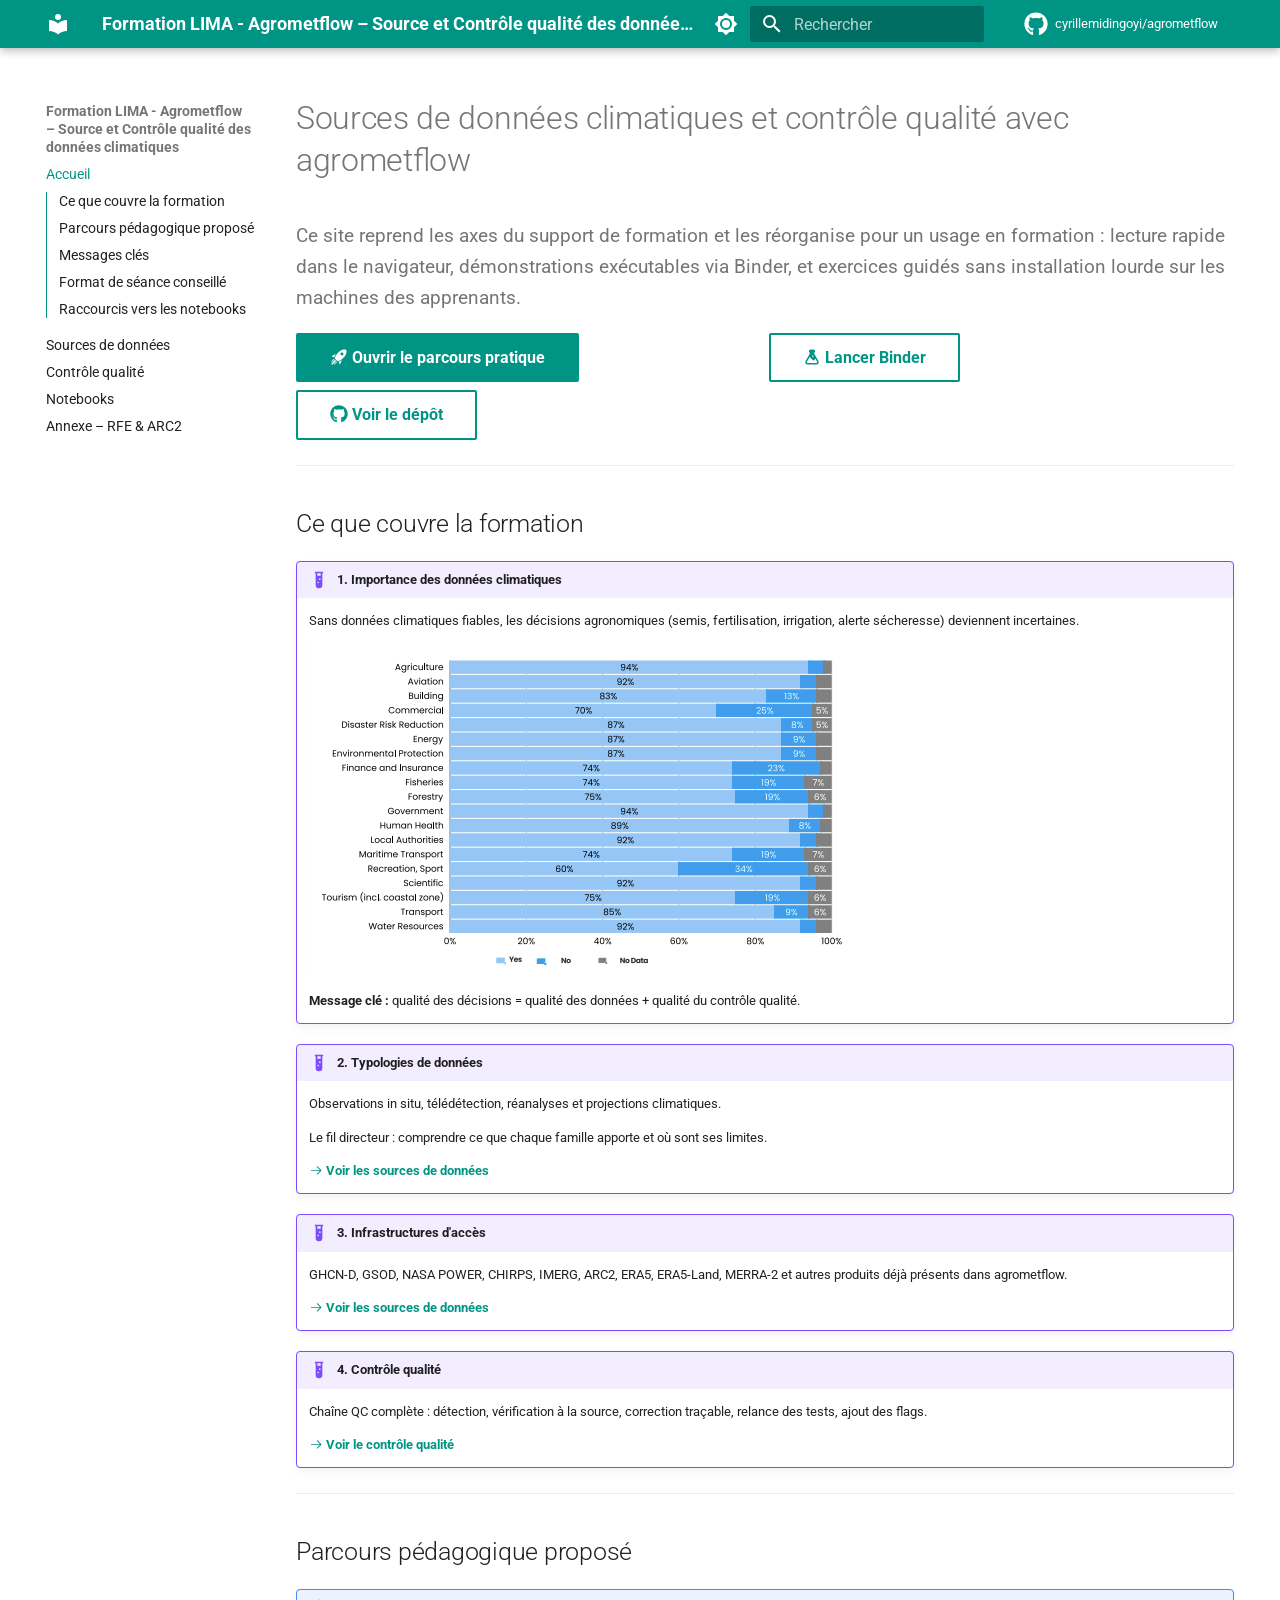
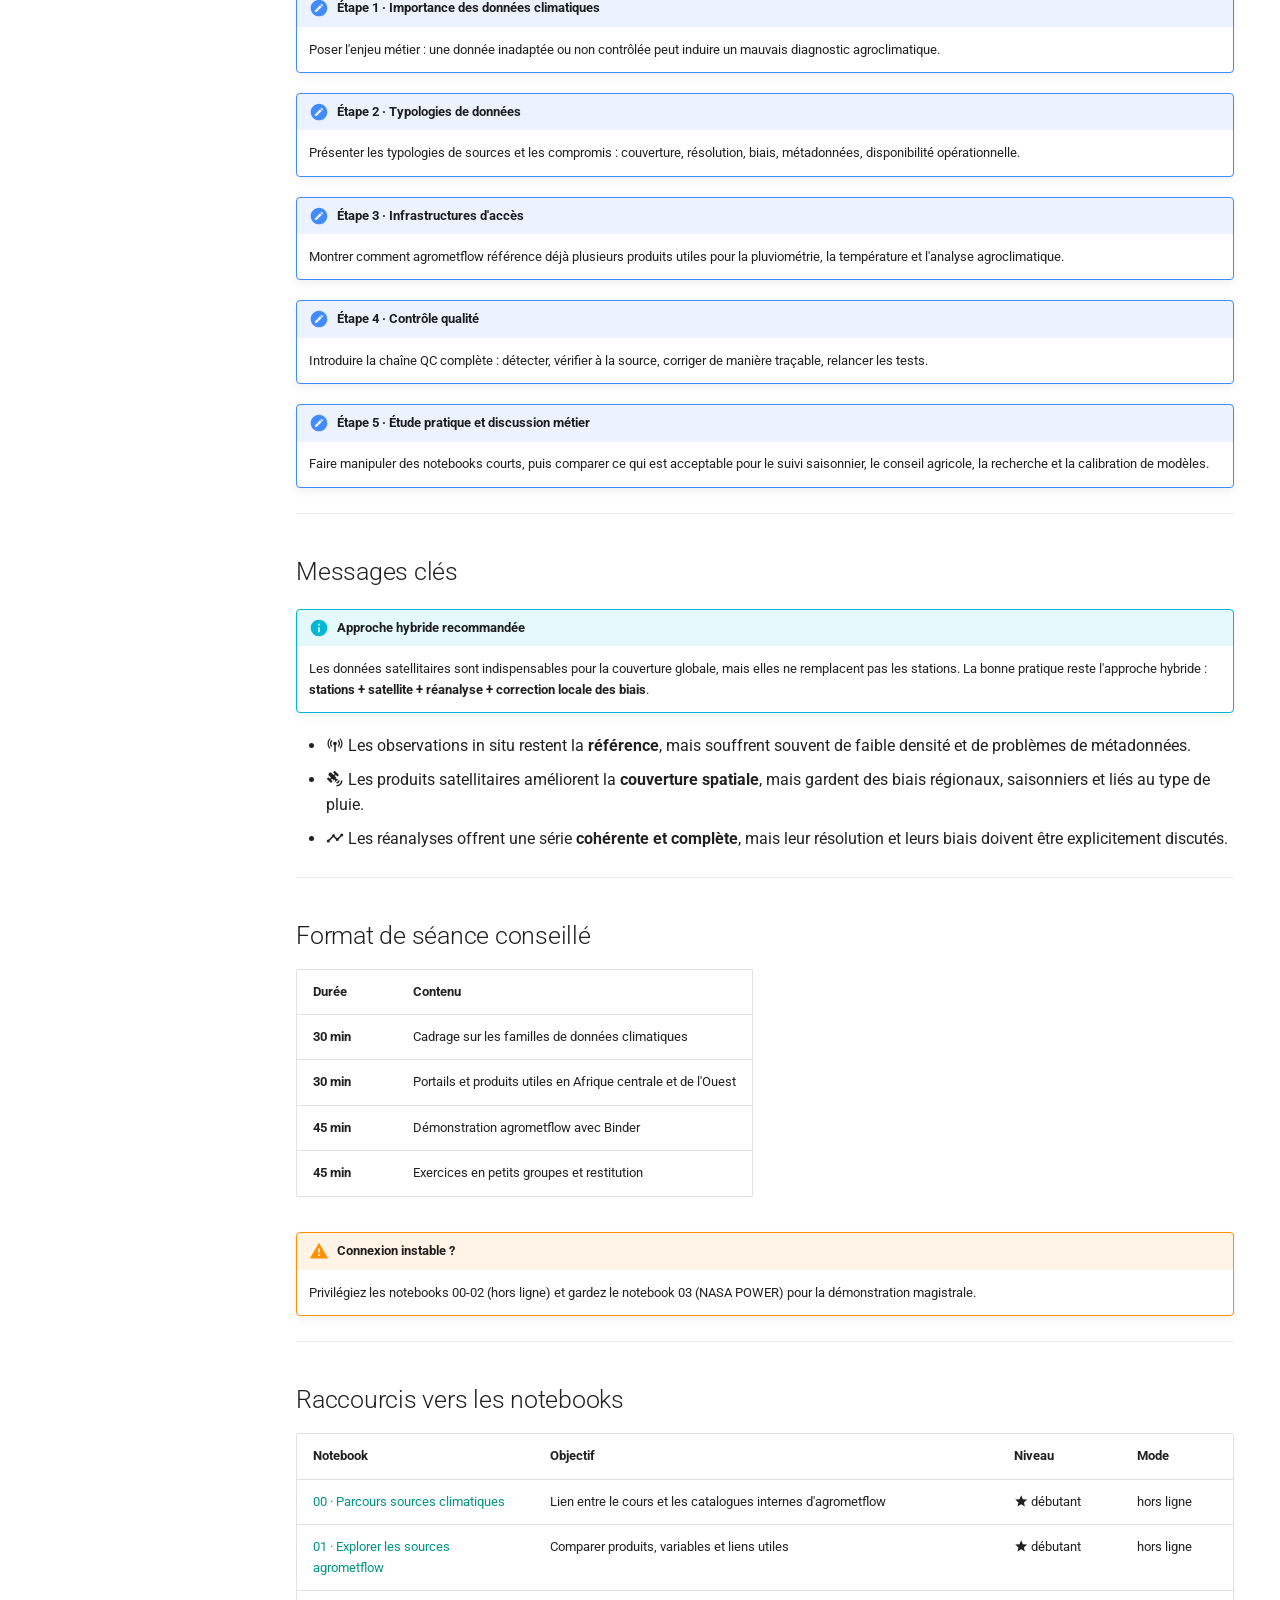
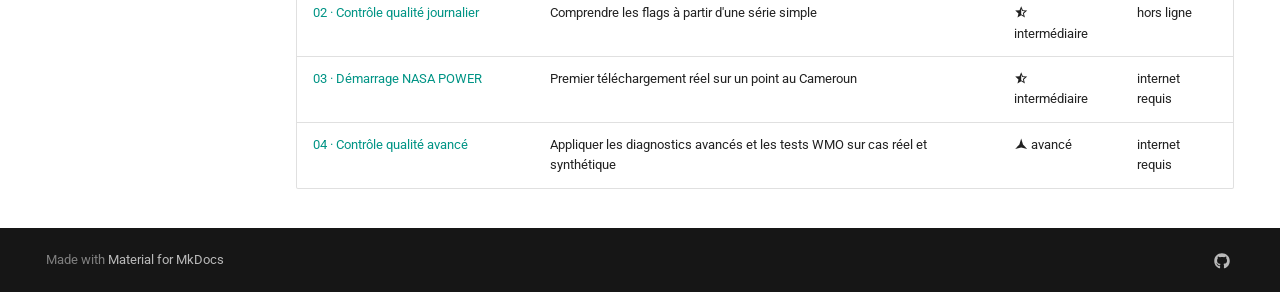
<file: index.html>
<!doctype html>
<html lang="fr" class="no-js">
  <head>
    
      <meta charset="utf-8">
      <meta name="viewport" content="width=device-width,initial-scale=1">
      
        <meta name="description" content="Support de formation : sources de données climatiques et contrôle qualité avec agrometflow">
      
      
        <meta name="author" content="Cyrille Midingoyi">
      
      
        <link rel="canonical" href="https://cyrillemidingoyi.github.io/agrometflow/">
      
      
      
        <link rel="next" href="sources/">
      
      
        
      
      
      <link rel="icon" href="assets/images/favicon.png">
      <meta name="generator" content="mkdocs-1.6.1, mkdocs-material-9.7.6">
    
    
      
        <title>Formation LIMA - Agrometflow – Source et Contrôle qualité des données climatiques</title>
      
    
    
      <link rel="stylesheet" href="assets/stylesheets/main.484c7ddc.min.css">
      
        
        <link rel="stylesheet" href="assets/stylesheets/palette.ab4e12ef.min.css">
      
      


    
    
      
    
    
      
        
        
        <link rel="preconnect" href="https://fonts.gstatic.com" crossorigin>
        <link rel="stylesheet" href="https://fonts.googleapis.com/css?family=Roboto:300,300i,400,400i,700,700i%7CRoboto+Mono:400,400i,700,700i&display=fallback">
        <style>:root{--md-text-font:"Roboto";--md-code-font:"Roboto Mono"}</style>
      
    
    
      <link rel="stylesheet" href="assets/stylesheets/zoom.css">
    
    <script>__md_scope=new URL(".",location),__md_hash=e=>[...e].reduce(((e,_)=>(e<<5)-e+_.charCodeAt(0)),0),__md_get=(e,_=localStorage,t=__md_scope)=>JSON.parse(_.getItem(t.pathname+"."+e)),__md_set=(e,_,t=localStorage,a=__md_scope)=>{try{t.setItem(a.pathname+"."+e,JSON.stringify(_))}catch(e){}}</script>
    
      

    
    
  </head>
  
  
    
    
      
    
    
    
    
    <body dir="ltr" data-md-color-scheme="default" data-md-color-primary="teal" data-md-color-accent="amber">
  
    
    <input class="md-toggle" data-md-toggle="drawer" type="checkbox" id="__drawer" autocomplete="off">
    <input class="md-toggle" data-md-toggle="search" type="checkbox" id="__search" autocomplete="off">
    <label class="md-overlay" for="__drawer"></label>
    <div data-md-component="skip">
      
        
        <a href="#sources-de-donnees-climatiques-et-controle-qualite-avec-agrometflow" class="md-skip">
          Aller au contenu
        </a>
      
    </div>
    <div data-md-component="announce">
      
    </div>
    
    
      

  

<header class="md-header md-header--shadow" data-md-component="header">
  <nav class="md-header__inner md-grid" aria-label="En-tête">
    <a href="." title="Formation LIMA - Agrometflow – Source et Contrôle qualité des données climatiques" class="md-header__button md-logo" aria-label="Formation LIMA - Agrometflow – Source et Contrôle qualité des données climatiques" data-md-component="logo">
      
  
  <svg xmlns="http://www.w3.org/2000/svg" viewBox="0 0 24 24"><path d="M12 8a3 3 0 0 0 3-3 3 3 0 0 0-3-3 3 3 0 0 0-3 3 3 3 0 0 0 3 3m0 3.54C9.64 9.35 6.5 8 3 8v11c3.5 0 6.64 1.35 9 3.54 2.36-2.19 5.5-3.54 9-3.54V8c-3.5 0-6.64 1.35-9 3.54"/></svg>

    </a>
    <label class="md-header__button md-icon" for="__drawer">
      
      <svg xmlns="http://www.w3.org/2000/svg" viewBox="0 0 24 24"><path d="M3 6h18v2H3zm0 5h18v2H3zm0 5h18v2H3z"/></svg>
    </label>
    <div class="md-header__title" data-md-component="header-title">
      <div class="md-header__ellipsis">
        <div class="md-header__topic">
          <span class="md-ellipsis">
            Formation LIMA - Agrometflow – Source et Contrôle qualité des données climatiques
          </span>
        </div>
        <div class="md-header__topic" data-md-component="header-topic">
          <span class="md-ellipsis">
            
              Accueil
            
          </span>
        </div>
      </div>
    </div>
    
      
        <form class="md-header__option" data-md-component="palette">
  
    
    
    
    <input class="md-option" data-md-color-media="(prefers-color-scheme: light)" data-md-color-scheme="default" data-md-color-primary="teal" data-md-color-accent="amber"  aria-label="Mode sombre"  type="radio" name="__palette" id="__palette_0">
    
      <label class="md-header__button md-icon" title="Mode sombre" for="__palette_1" hidden>
        <svg xmlns="http://www.w3.org/2000/svg" viewBox="0 0 24 24"><path d="M12 8a4 4 0 0 0-4 4 4 4 0 0 0 4 4 4 4 0 0 0 4-4 4 4 0 0 0-4-4m0 10a6 6 0 0 1-6-6 6 6 0 0 1 6-6 6 6 0 0 1 6 6 6 6 0 0 1-6 6m8-9.31V4h-4.69L12 .69 8.69 4H4v4.69L.69 12 4 15.31V20h4.69L12 23.31 15.31 20H20v-4.69L23.31 12z"/></svg>
      </label>
    
  
    
    
    
    <input class="md-option" data-md-color-media="(prefers-color-scheme: dark)" data-md-color-scheme="slate" data-md-color-primary="teal" data-md-color-accent="amber"  aria-label="Mode clair"  type="radio" name="__palette" id="__palette_1">
    
      <label class="md-header__button md-icon" title="Mode clair" for="__palette_0" hidden>
        <svg xmlns="http://www.w3.org/2000/svg" viewBox="0 0 24 24"><path d="M12 18c-.89 0-1.74-.2-2.5-.55C11.56 16.5 13 14.42 13 12s-1.44-4.5-3.5-5.45C10.26 6.2 11.11 6 12 6a6 6 0 0 1 6 6 6 6 0 0 1-6 6m8-9.31V4h-4.69L12 .69 8.69 4H4v4.69L.69 12 4 15.31V20h4.69L12 23.31 15.31 20H20v-4.69L23.31 12z"/></svg>
      </label>
    
  
</form>
      
    
    
      <script>var palette=__md_get("__palette");if(palette&&palette.color){if("(prefers-color-scheme)"===palette.color.media){var media=matchMedia("(prefers-color-scheme: light)"),input=document.querySelector(media.matches?"[data-md-color-media='(prefers-color-scheme: light)']":"[data-md-color-media='(prefers-color-scheme: dark)']");palette.color.media=input.getAttribute("data-md-color-media"),palette.color.scheme=input.getAttribute("data-md-color-scheme"),palette.color.primary=input.getAttribute("data-md-color-primary"),palette.color.accent=input.getAttribute("data-md-color-accent")}for(var[key,value]of Object.entries(palette.color))document.body.setAttribute("data-md-color-"+key,value)}</script>
    
    
    
      
      
        <label class="md-header__button md-icon" for="__search">
          
          <svg xmlns="http://www.w3.org/2000/svg" viewBox="0 0 24 24"><path d="M9.5 3A6.5 6.5 0 0 1 16 9.5c0 1.61-.59 3.09-1.56 4.23l.27.27h.79l5 5-1.5 1.5-5-5v-.79l-.27-.27A6.52 6.52 0 0 1 9.5 16 6.5 6.5 0 0 1 3 9.5 6.5 6.5 0 0 1 9.5 3m0 2C7 5 5 7 5 9.5S7 14 9.5 14 14 12 14 9.5 12 5 9.5 5"/></svg>
        </label>
        <div class="md-search" data-md-component="search" role="dialog">
  <label class="md-search__overlay" for="__search"></label>
  <div class="md-search__inner" role="search">
    <form class="md-search__form" name="search">
      <input type="text" class="md-search__input" name="query" aria-label="Rechercher" placeholder="Rechercher" autocapitalize="off" autocorrect="off" autocomplete="off" spellcheck="false" data-md-component="search-query" required>
      <label class="md-search__icon md-icon" for="__search">
        
        <svg xmlns="http://www.w3.org/2000/svg" viewBox="0 0 24 24"><path d="M9.5 3A6.5 6.5 0 0 1 16 9.5c0 1.61-.59 3.09-1.56 4.23l.27.27h.79l5 5-1.5 1.5-5-5v-.79l-.27-.27A6.52 6.52 0 0 1 9.5 16 6.5 6.5 0 0 1 3 9.5 6.5 6.5 0 0 1 9.5 3m0 2C7 5 5 7 5 9.5S7 14 9.5 14 14 12 14 9.5 12 5 9.5 5"/></svg>
        
        <svg xmlns="http://www.w3.org/2000/svg" viewBox="0 0 24 24"><path d="M20 11v2H8l5.5 5.5-1.42 1.42L4.16 12l7.92-7.92L13.5 5.5 8 11z"/></svg>
      </label>
      <nav class="md-search__options" aria-label="Recherche">
        
        <button type="reset" class="md-search__icon md-icon" title="Effacer" aria-label="Effacer" tabindex="-1">
          
          <svg xmlns="http://www.w3.org/2000/svg" viewBox="0 0 24 24"><path d="M19 6.41 17.59 5 12 10.59 6.41 5 5 6.41 10.59 12 5 17.59 6.41 19 12 13.41 17.59 19 19 17.59 13.41 12z"/></svg>
        </button>
      </nav>
      
    </form>
    <div class="md-search__output">
      <div class="md-search__scrollwrap" tabindex="0" data-md-scrollfix>
        <div class="md-search-result" data-md-component="search-result">
          <div class="md-search-result__meta">
            Initialisation de la recherche
          </div>
          <ol class="md-search-result__list" role="presentation"></ol>
        </div>
      </div>
    </div>
  </div>
</div>
      
    
    
      <div class="md-header__source">
        <a href="https://github.com/cyrillemidingoyi/agrometflow" title="Aller au dépôt" class="md-source" data-md-component="source">
  <div class="md-source__icon md-icon">
    
    <svg xmlns="http://www.w3.org/2000/svg" viewBox="0 0 512 512"><!--! Font Awesome Free 7.1.0 by @fontawesome - https://fontawesome.com License - https://fontawesome.com/license/free (Icons: CC BY 4.0, Fonts: SIL OFL 1.1, Code: MIT License) Copyright 2025 Fonticons, Inc.--><path d="M173.9 397.4c0 2-2.3 3.6-5.2 3.6-3.3.3-5.6-1.3-5.6-3.6 0-2 2.3-3.6 5.2-3.6 3-.3 5.6 1.3 5.6 3.6m-31.1-4.5c-.7 2 1.3 4.3 4.3 4.9 2.6 1 5.6 0 6.2-2s-1.3-4.3-4.3-5.2c-2.6-.7-5.5.3-6.2 2.3m44.2-1.7c-2.9.7-4.9 2.6-4.6 4.9.3 2 2.9 3.3 5.9 2.6 2.9-.7 4.9-2.6 4.6-4.6-.3-1.9-3-3.2-5.9-2.9M252.8 8C114.1 8 8 113.3 8 252c0 110.9 69.8 205.8 169.5 239.2 12.8 2.3 17.3-5.6 17.3-12.1 0-6.2-.3-40.4-.3-61.4 0 0-70 15-84.7-29.8 0 0-11.4-29.1-27.8-36.6 0 0-22.9-15.7 1.6-15.4 0 0 24.9 2 38.6 25.8 21.9 38.6 58.6 27.5 72.9 20.9 2.3-16 8.8-27.1 16-33.7-55.9-6.2-112.3-14.3-112.3-110.5 0-27.5 7.6-41.3 23.6-58.9-2.6-6.5-11.1-33.3 2.6-67.9 20.9-6.5 69 27 69 27 20-5.6 41.5-8.5 62.8-8.5s42.8 2.9 62.8 8.5c0 0 48.1-33.6 69-27 13.7 34.7 5.2 61.4 2.6 67.9 16 17.7 25.8 31.5 25.8 58.9 0 96.5-58.9 104.2-114.8 110.5 9.2 7.9 17 22.9 17 46.4 0 33.7-.3 75.4-.3 83.6 0 6.5 4.6 14.4 17.3 12.1C436.2 457.8 504 362.9 504 252 504 113.3 391.5 8 252.8 8M105.2 352.9c-1.3 1-1 3.3.7 5.2 1.6 1.6 3.9 2.3 5.2 1 1.3-1 1-3.3-.7-5.2-1.6-1.6-3.9-2.3-5.2-1m-10.8-8.1c-.7 1.3.3 2.9 2.3 3.9 1.6 1 3.6.7 4.3-.7.7-1.3-.3-2.9-2.3-3.9-2-.6-3.6-.3-4.3.7m32.4 35.6c-1.6 1.3-1 4.3 1.3 6.2 2.3 2.3 5.2 2.6 6.5 1 1.3-1.3.7-4.3-1.3-6.2-2.2-2.3-5.2-2.6-6.5-1m-11.4-14.7c-1.6 1-1.6 3.6 0 5.9s4.3 3.3 5.6 2.3c1.6-1.3 1.6-3.9 0-6.2-1.4-2.3-4-3.3-5.6-2"/></svg>
  </div>
  <div class="md-source__repository">
    cyrillemidingoyi/agrometflow
  </div>
</a>
      </div>
    
  </nav>
  
</header>
    
    <div class="md-container" data-md-component="container">
      
      
        
          
        
      
      <main class="md-main" data-md-component="main">
        <div class="md-main__inner md-grid">
          
            
              
                
              
              <div class="md-sidebar md-sidebar--primary" data-md-component="sidebar" data-md-type="navigation" >
                <div class="md-sidebar__scrollwrap">
                  <div class="md-sidebar__inner">
                    



  

<nav class="md-nav md-nav--primary md-nav--integrated" aria-label="Navigation" data-md-level="0">
  <label class="md-nav__title" for="__drawer">
    <a href="." title="Formation LIMA - Agrometflow – Source et Contrôle qualité des données climatiques" class="md-nav__button md-logo" aria-label="Formation LIMA - Agrometflow – Source et Contrôle qualité des données climatiques" data-md-component="logo">
      
  
  <svg xmlns="http://www.w3.org/2000/svg" viewBox="0 0 24 24"><path d="M12 8a3 3 0 0 0 3-3 3 3 0 0 0-3-3 3 3 0 0 0-3 3 3 3 0 0 0 3 3m0 3.54C9.64 9.35 6.5 8 3 8v11c3.5 0 6.64 1.35 9 3.54 2.36-2.19 5.5-3.54 9-3.54V8c-3.5 0-6.64 1.35-9 3.54"/></svg>

    </a>
    Formation LIMA - Agrometflow – Source et Contrôle qualité des données climatiques
  </label>
  
    <div class="md-nav__source">
      <a href="https://github.com/cyrillemidingoyi/agrometflow" title="Aller au dépôt" class="md-source" data-md-component="source">
  <div class="md-source__icon md-icon">
    
    <svg xmlns="http://www.w3.org/2000/svg" viewBox="0 0 512 512"><!--! Font Awesome Free 7.1.0 by @fontawesome - https://fontawesome.com License - https://fontawesome.com/license/free (Icons: CC BY 4.0, Fonts: SIL OFL 1.1, Code: MIT License) Copyright 2025 Fonticons, Inc.--><path d="M173.9 397.4c0 2-2.3 3.6-5.2 3.6-3.3.3-5.6-1.3-5.6-3.6 0-2 2.3-3.6 5.2-3.6 3-.3 5.6 1.3 5.6 3.6m-31.1-4.5c-.7 2 1.3 4.3 4.3 4.9 2.6 1 5.6 0 6.2-2s-1.3-4.3-4.3-5.2c-2.6-.7-5.5.3-6.2 2.3m44.2-1.7c-2.9.7-4.9 2.6-4.6 4.9.3 2 2.9 3.3 5.9 2.6 2.9-.7 4.9-2.6 4.6-4.6-.3-1.9-3-3.2-5.9-2.9M252.8 8C114.1 8 8 113.3 8 252c0 110.9 69.8 205.8 169.5 239.2 12.8 2.3 17.3-5.6 17.3-12.1 0-6.2-.3-40.4-.3-61.4 0 0-70 15-84.7-29.8 0 0-11.4-29.1-27.8-36.6 0 0-22.9-15.7 1.6-15.4 0 0 24.9 2 38.6 25.8 21.9 38.6 58.6 27.5 72.9 20.9 2.3-16 8.8-27.1 16-33.7-55.9-6.2-112.3-14.3-112.3-110.5 0-27.5 7.6-41.3 23.6-58.9-2.6-6.5-11.1-33.3 2.6-67.9 20.9-6.5 69 27 69 27 20-5.6 41.5-8.5 62.8-8.5s42.8 2.9 62.8 8.5c0 0 48.1-33.6 69-27 13.7 34.7 5.2 61.4 2.6 67.9 16 17.7 25.8 31.5 25.8 58.9 0 96.5-58.9 104.2-114.8 110.5 9.2 7.9 17 22.9 17 46.4 0 33.7-.3 75.4-.3 83.6 0 6.5 4.6 14.4 17.3 12.1C436.2 457.8 504 362.9 504 252 504 113.3 391.5 8 252.8 8M105.2 352.9c-1.3 1-1 3.3.7 5.2 1.6 1.6 3.9 2.3 5.2 1 1.3-1 1-3.3-.7-5.2-1.6-1.6-3.9-2.3-5.2-1m-10.8-8.1c-.7 1.3.3 2.9 2.3 3.9 1.6 1 3.6.7 4.3-.7.7-1.3-.3-2.9-2.3-3.9-2-.6-3.6-.3-4.3.7m32.4 35.6c-1.6 1.3-1 4.3 1.3 6.2 2.3 2.3 5.2 2.6 6.5 1 1.3-1.3.7-4.3-1.3-6.2-2.2-2.3-5.2-2.6-6.5-1m-11.4-14.7c-1.6 1-1.6 3.6 0 5.9s4.3 3.3 5.6 2.3c1.6-1.3 1.6-3.9 0-6.2-1.4-2.3-4-3.3-5.6-2"/></svg>
  </div>
  <div class="md-source__repository">
    cyrillemidingoyi/agrometflow
  </div>
</a>
    </div>
  
  <ul class="md-nav__list" data-md-scrollfix>
    
      
      
  
  
    
  
  
  
    <li class="md-nav__item md-nav__item--active">
      
      <input class="md-nav__toggle md-toggle" type="checkbox" id="__toc">
      
      
        
      
      
        <label class="md-nav__link md-nav__link--active" for="__toc">
          
  
  
  <span class="md-ellipsis">
    
  
    Accueil
  

    
  </span>
  
  

          <span class="md-nav__icon md-icon"></span>
        </label>
      
      <a href="." class="md-nav__link md-nav__link--active">
        
  
  
  <span class="md-ellipsis">
    
  
    Accueil
  

    
  </span>
  
  

      </a>
      
        

<nav class="md-nav md-nav--secondary" aria-label="Table des matières">
  
  
  
    
  
  
    <label class="md-nav__title" for="__toc">
      <span class="md-nav__icon md-icon"></span>
      Table des matières
    </label>
    <ul class="md-nav__list" data-md-component="toc" data-md-scrollfix>
      
        <li class="md-nav__item">
  <a href="#ce-que-couvre-la-formation" class="md-nav__link">
    <span class="md-ellipsis">
      
        Ce que couvre la formation
      
    </span>
  </a>
  
</li>
      
        <li class="md-nav__item">
  <a href="#parcours-pedagogique-propose" class="md-nav__link">
    <span class="md-ellipsis">
      
        Parcours pédagogique proposé
      
    </span>
  </a>
  
</li>
      
        <li class="md-nav__item">
  <a href="#messages-cles" class="md-nav__link">
    <span class="md-ellipsis">
      
        Messages clés
      
    </span>
  </a>
  
</li>
      
        <li class="md-nav__item">
  <a href="#format-de-seance-conseille" class="md-nav__link">
    <span class="md-ellipsis">
      
        Format de séance conseillé
      
    </span>
  </a>
  
</li>
      
        <li class="md-nav__item">
  <a href="#raccourcis-vers-les-notebooks" class="md-nav__link">
    <span class="md-ellipsis">
      
        Raccourcis vers les notebooks
      
    </span>
  </a>
  
</li>
      
    </ul>
  
</nav>
      
    </li>
  

    
      
      
  
  
  
  
    <li class="md-nav__item">
      <a href="sources/" class="md-nav__link">
        
  
  
  <span class="md-ellipsis">
    
  
    Sources de données
  

    
  </span>
  
  

      </a>
    </li>
  

    
      
      
  
  
  
  
    <li class="md-nav__item">
      <a href="controle-qualite/" class="md-nav__link">
        
  
  
  <span class="md-ellipsis">
    
  
    Contrôle qualité
  

    
  </span>
  
  

      </a>
    </li>
  

    
      
      
  
  
  
  
    <li class="md-nav__item">
      <a href="notebooks/" class="md-nav__link">
        
  
  
  <span class="md-ellipsis">
    
  
    Notebooks
  

    
  </span>
  
  

      </a>
    </li>
  

    
      
      
  
  
  
  
    <li class="md-nav__item">
      <a href="rfe-arc2/" class="md-nav__link">
        
  
  
  <span class="md-ellipsis">
    
  
    Annexe – RFE & ARC2
  

    
  </span>
  
  

      </a>
    </li>
  

    
  </ul>
</nav>
                  </div>
                </div>
              </div>
            
            
          
          
            <div class="md-content" data-md-component="content">
              
              <article class="md-content__inner md-typeset">
                
                  
  



  
  


<h1 id="sources-de-donnees-climatiques-et-controle-qualite-avec-agrometflow">Sources de données climatiques et contrôle qualité avec agrometflow<a class="headerlink" href="#sources-de-donnees-climatiques-et-controle-qualite-avec-agrometflow" title="Permanent link">&para;</a></h1>
<p class="lead" style="font-size:1.2em;color:var(--md-default-fg-color--light);">
Ce site reprend les axes du support de formation et les réorganise pour un usage en formation :
lecture rapide dans le navigateur, démonstrations exécutables via Binder, et exercices guidés
sans installation lourde sur les machines des apprenants.
</p>

<div class="grid">
<p><a class="md-button md-button--primary" href="notebooks/"><span class="twemoji"><svg xmlns="http://www.w3.org/2000/svg" viewBox="0 0 24 24"><path d="m13.13 22.19-1.63-3.83c1.57-.58 3.04-1.36 4.4-2.27zM5.64 12.5l-3.83-1.63 6.1-2.77C7 9.46 6.22 10.93 5.64 12.5M21.61 2.39S16.66.269 11 5.93c-2.19 2.19-3.5 4.6-4.35 6.71-.28.75-.09 1.57.46 2.13l2.13 2.12c.55.56 1.37.74 2.12.46A19.1 19.1 0 0 0 18.07 13c5.66-5.66 3.54-10.61 3.54-10.61m-7.07 7.07c-.78-.78-.78-2.05 0-2.83s2.05-.78 2.83 0c.77.78.78 2.05 0 2.83s-2.05.78-2.83 0m-5.66 7.07-1.41-1.41zM6.24 22l3.64-3.64c-.34-.09-.67-.24-.97-.45L4.83 22zM2 22h1.41l4.77-4.76-1.42-1.41L2 20.59zm0-2.83 4.09-4.08c-.21-.3-.36-.62-.45-.97L2 17.76z"/></svg></span> <strong>Ouvrir le parcours pratique</strong></a></p>
<p><a class="md-button" href="https://mybinder.org/v2/gh/cyrillemidingoyi/agrometflow/HEAD?urlpath=lab/tree/notebooks/formation_cameroon"><span class="twemoji"><svg xmlns="http://www.w3.org/2000/svg" viewBox="0 0 24 24"><path d="M6 22a3 3 0 0 1-3-3c0-.6.18-1.16.5-1.63L9 7.81V6a1 1 0 0 1-1-1V4a2 2 0 0 1 2-2h4a2 2 0 0 1 2 2v1a1 1 0 0 1-1 1v1.81l5.5 9.56c.32.47.5 1.03.5 1.63a3 3 0 0 1-3 3zm-1-3a1 1 0 0 0 1 1h12a1 1 0 0 0 1-1c0-.21-.07-.41-.18-.57l-2.29-3.96L14 17l-5.07-5.07-3.75 6.5c-.11.16-.18.36-.18.57m8-9a1 1 0 0 0-1 1 1 1 0 0 0 1 1 1 1 0 0 0 1-1 1 1 0 0 0-1-1"/></svg></span> <strong>Lancer Binder</strong></a></p>
<p><a class="md-button" href="https://github.com/cyrillemidingoyi/agrometflow"><span class="twemoji"><svg xmlns="http://www.w3.org/2000/svg" viewBox="0 0 512 512"><!--! Font Awesome Free 7.1.0 by @fontawesome - https://fontawesome.com License - https://fontawesome.com/license/free (Icons: CC BY 4.0, Fonts: SIL OFL 1.1, Code: MIT License) Copyright 2025 Fonticons, Inc.--><path d="M173.9 397.4c0 2-2.3 3.6-5.2 3.6-3.3.3-5.6-1.3-5.6-3.6 0-2 2.3-3.6 5.2-3.6 3-.3 5.6 1.3 5.6 3.6m-31.1-4.5c-.7 2 1.3 4.3 4.3 4.9 2.6 1 5.6 0 6.2-2s-1.3-4.3-4.3-5.2c-2.6-.7-5.5.3-6.2 2.3m44.2-1.7c-2.9.7-4.9 2.6-4.6 4.9.3 2 2.9 3.3 5.9 2.6 2.9-.7 4.9-2.6 4.6-4.6-.3-1.9-3-3.2-5.9-2.9M252.8 8C114.1 8 8 113.3 8 252c0 110.9 69.8 205.8 169.5 239.2 12.8 2.3 17.3-5.6 17.3-12.1 0-6.2-.3-40.4-.3-61.4 0 0-70 15-84.7-29.8 0 0-11.4-29.1-27.8-36.6 0 0-22.9-15.7 1.6-15.4 0 0 24.9 2 38.6 25.8 21.9 38.6 58.6 27.5 72.9 20.9 2.3-16 8.8-27.1 16-33.7-55.9-6.2-112.3-14.3-112.3-110.5 0-27.5 7.6-41.3 23.6-58.9-2.6-6.5-11.1-33.3 2.6-67.9 20.9-6.5 69 27 69 27 20-5.6 41.5-8.5 62.8-8.5s42.8 2.9 62.8 8.5c0 0 48.1-33.6 69-27 13.7 34.7 5.2 61.4 2.6 67.9 16 17.7 25.8 31.5 25.8 58.9 0 96.5-58.9 104.2-114.8 110.5 9.2 7.9 17 22.9 17 46.4 0 33.7-.3 75.4-.3 83.6 0 6.5 4.6 14.4 17.3 12.1C436.2 457.8 504 362.9 504 252 504 113.3 391.5 8 252.8 8M105.2 352.9c-1.3 1-1 3.3.7 5.2 1.6 1.6 3.9 2.3 5.2 1 1.3-1 1-3.3-.7-5.2-1.6-1.6-3.9-2.3-5.2-1m-10.8-8.1c-.7 1.3.3 2.9 2.3 3.9 1.6 1 3.6.7 4.3-.7.7-1.3-.3-2.9-2.3-3.9-2-.6-3.6-.3-4.3.7m32.4 35.6c-1.6 1.3-1 4.3 1.3 6.2 2.3 2.3 5.2 2.6 6.5 1 1.3-1.3.7-4.3-1.3-6.2-2.2-2.3-5.2-2.6-6.5-1m-11.4-14.7c-1.6 1-1.6 3.6 0 5.9s4.3 3.3 5.6 2.3c1.6-1.3 1.6-3.9 0-6.2-1.4-2.3-4-3.3-5.6-2"/></svg></span> <strong>Voir le dépôt</strong></a></p>
</div>
<hr />
<h2 id="ce-que-couvre-la-formation">Ce que couvre la formation<a class="headerlink" href="#ce-que-couvre-la-formation" title="Permanent link">&para;</a></h2>
<div class="admonition example">
<p class="admonition-title">1. Importance des données climatiques</p>
<p>Sans données climatiques fiables, les décisions agronomiques (semis, fertilisation, irrigation, alerte sécheresse) deviennent incertaines.</p>
<p><img alt="Figure - Diapo 2 : importance des données climatiques" class="zoomable" src="assets/ppt_figures/slide2_importance_donnees_climatiques.png" /></p>
<p><strong>Message clé :</strong> qualité des décisions = qualité des données + qualité du contrôle qualité.</p>
</div>
<div class="admonition example">
<p class="admonition-title">2. Typologies de données</p>
<p>Observations in situ, télédétection, réanalyses et projections climatiques.</p>
<p>Le fil directeur : comprendre ce que chaque famille apporte et où sont ses limites.</p>
<p><strong><a href="sources/"><span class="twemoji"><svg xmlns="http://www.w3.org/2000/svg" viewBox="0 0 24 24"><path d="M13.22 19.03a.75.75 0 0 1 0-1.06L18.19 13H3.75a.75.75 0 0 1 0-1.5h14.44l-4.97-4.97a.749.749 0 0 1 .326-1.275.75.75 0 0 1 .734.215l6.25 6.25a.75.75 0 0 1 0 1.06l-6.25 6.25a.75.75 0 0 1-1.06 0"/></svg></span> Voir les sources de données</a></strong></p>
</div>
<div class="admonition example">
<p class="admonition-title">3. Infrastructures d'accès</p>
<p>GHCN-D, GSOD, NASA POWER, CHIRPS, IMERG, ARC2, ERA5, ERA5-Land, MERRA-2 et autres produits déjà présents dans agrometflow.</p>
<p><strong><a href="sources/"><span class="twemoji"><svg xmlns="http://www.w3.org/2000/svg" viewBox="0 0 24 24"><path d="M13.22 19.03a.75.75 0 0 1 0-1.06L18.19 13H3.75a.75.75 0 0 1 0-1.5h14.44l-4.97-4.97a.749.749 0 0 1 .326-1.275.75.75 0 0 1 .734.215l6.25 6.25a.75.75 0 0 1 0 1.06l-6.25 6.25a.75.75 0 0 1-1.06 0"/></svg></span> Voir les sources de données</a></strong></p>
</div>
<div class="admonition example">
<p class="admonition-title">4. Contrôle qualité</p>
<p>Chaîne QC complète : détection, vérification à la source, correction traçable, relance des tests, ajout des flags.</p>
<p><strong><a href="controle-qualite/"><span class="twemoji"><svg xmlns="http://www.w3.org/2000/svg" viewBox="0 0 24 24"><path d="M13.22 19.03a.75.75 0 0 1 0-1.06L18.19 13H3.75a.75.75 0 0 1 0-1.5h14.44l-4.97-4.97a.749.749 0 0 1 .326-1.275.75.75 0 0 1 .734.215l6.25 6.25a.75.75 0 0 1 0 1.06l-6.25 6.25a.75.75 0 0 1-1.06 0"/></svg></span> Voir le contrôle qualité</a></strong></p>
</div>
<hr />
<h2 id="parcours-pedagogique-propose">Parcours pédagogique proposé<a class="headerlink" href="#parcours-pedagogique-propose" title="Permanent link">&para;</a></h2>
<div class="admonition note">
<p class="admonition-title">Étape 1 · Importance des données climatiques</p>
<p>Poser l'enjeu métier : une donnée inadaptée ou non contrôlée peut induire un mauvais diagnostic agroclimatique.</p>
</div>
<div class="admonition note">
<p class="admonition-title">Étape 2 · Typologies de données</p>
<p>Présenter les typologies de sources et les compromis : couverture, résolution, biais, métadonnées, disponibilité opérationnelle.</p>
</div>
<div class="admonition note">
<p class="admonition-title">Étape 3 · Infrastructures d'accès</p>
<p>Montrer comment agrometflow référence déjà plusieurs produits utiles pour la pluviométrie, la température et l'analyse agroclimatique.</p>
</div>
<div class="admonition note">
<p class="admonition-title">Étape 4 · Contrôle qualité</p>
<p>Introduire la chaîne QC complète : détecter, vérifier à la source, corriger de manière traçable, relancer les tests.</p>
</div>
<div class="admonition note">
<p class="admonition-title">Étape 5 · Étude pratique et discussion métier</p>
<p>Faire manipuler des notebooks courts, puis comparer ce qui est acceptable pour le suivi saisonnier, le conseil agricole, la recherche et la calibration de modèles.</p>
</div>
<hr />
<h2 id="messages-cles">Messages clés<a class="headerlink" href="#messages-cles" title="Permanent link">&para;</a></h2>
<div class="admonition info">
<p class="admonition-title">Approche hybride recommandée</p>
<p>Les données satellitaires sont indispensables pour la couverture globale, mais elles ne remplacent pas les stations. La bonne pratique reste l'approche hybride : <strong>stations + satellite + réanalyse + correction locale des biais</strong>.</p>
</div>
<ul>
<li><span class="twemoji"><svg xmlns="http://www.w3.org/2000/svg" viewBox="0 0 24 24"><path d="M12 7.5c.69 0 1.27.23 1.76.7s.74 1.07.74 1.8q0 1.575-1.5 2.28V21h-2v-8.72Q9.5 11.575 9.5 10c0-.73.26-1.33.74-1.8s1.07-.7 1.76-.7m4.69-2.2c1.25 1.25 1.92 2.81 2.01 4.7 0 1.8-.67 3.38-2.01 4.72L15.5 13.5c1-.91 1.5-2.08 1.5-3.5 0-1.33-.5-2.5-1.5-3.5zM6.09 4.08C4.5 5.67 3.7 7.64 3.7 10s.8 4.3 2.39 5.89l-1.17 1.22C3 15.08 2 12.7 2 10s1-5.06 2.92-7.09zm12.99-1.17C21 4.94 22 7.3 22 10c0 2.8-1 5.17-2.92 7.11l-1.17-1.22C19.5 14.3 20.3 12.33 20.3 10s-.8-4.33-2.39-5.92zM7.31 5.3 8.5 6.5C7.5 7.42 7 8.58 7 10c0 1.33.5 2.5 1.5 3.5l-1.19 1.22C5.97 13.38 5.3 11.8 5.3 10s.67-3.36 2.01-4.7"/></svg></span> Les observations in situ restent la <strong>référence</strong>, mais souffrent souvent de faible densité et de problèmes de métadonnées.</li>
<li><span class="twemoji"><svg xmlns="http://www.w3.org/2000/svg" viewBox="0 0 24 24"><path d="m11.62 1 5.66 5.67-2.12 2.12-2.12-2.12-1.42 1.42 2.33 2.32-1.16 1.17.45.46a2.5 2.5 0 0 1 2.83.5l-3.53 3.53a2.5 2.5 0 0 1-.5-2.83l-.46-.45-1.17 1.16-2.32-2.33-1.42 1.42 2.12 2.12-2.12 2.12L1 11.62 3.14 9.5l2.12 2.12 1.41-1.41-2.83-2.83c-.78-.78-.78-2.05 0-2.83l.71-.71c.78-.78 2.05-.78 2.83 0l2.83 2.83 1.41-1.41L9.5 3.14zM18 14a4 4 0 0 1-4 4v-2a2 2 0 0 0 2-2zm4 0a8 8 0 0 1-8 8v-2a6 6 0 0 0 6-6z"/></svg></span> Les produits satellitaires améliorent la <strong>couverture spatiale</strong>, mais gardent des biais régionaux, saisonniers et liés au type de pluie.</li>
<li><span class="twemoji"><svg xmlns="http://www.w3.org/2000/svg" viewBox="0 0 24 24"><path d="m3 14 .5.07L8.07 9.5a1.95 1.95 0 0 1 .52-1.91c.78-.79 2.04-.79 2.82 0 .53.52.7 1.26.52 1.91l2.57 2.57.5-.07c.18 0 .35 0 .5.07l3.57-3.57C19 8.35 19 8.18 19 8a2 2 0 0 1 2-2 2 2 0 0 1 2 2 2 2 0 0 1-2 2c-.18 0-.35 0-.5-.07l-3.57 3.57c.07.15.07.32.07.5a2 2 0 0 1-2 2 2 2 0 0 1-2-2l.07-.5-2.57-2.57c-.32.07-.68.07-1 0L4.93 15.5 5 16a2 2 0 0 1-2 2 2 2 0 0 1-2-2 2 2 0 0 1 2-2"/></svg></span> Les réanalyses offrent une série <strong>cohérente et complète</strong>, mais leur résolution et leurs biais doivent être explicitement discutés.</li>
</ul>
<hr />
<h2 id="format-de-seance-conseille">Format de séance conseillé<a class="headerlink" href="#format-de-seance-conseille" title="Permanent link">&para;</a></h2>
<table>
<thead>
<tr>
<th>Durée</th>
<th>Contenu</th>
</tr>
</thead>
<tbody>
<tr>
<td><strong>30 min</strong></td>
<td>Cadrage sur les familles de données climatiques</td>
</tr>
<tr>
<td><strong>30 min</strong></td>
<td>Portails et produits utiles en Afrique centrale et de l'Ouest</td>
</tr>
<tr>
<td><strong>45 min</strong></td>
<td>Démonstration agrometflow avec Binder</td>
</tr>
<tr>
<td><strong>45 min</strong></td>
<td>Exercices en petits groupes et restitution</td>
</tr>
</tbody>
</table>
<div class="admonition warning">
<p class="admonition-title">Connexion instable ?</p>
<p>Privilégiez les notebooks 00-02 (hors ligne) et gardez le notebook 03 (NASA POWER) pour la démonstration magistrale.</p>
</div>
<hr />
<h2 id="raccourcis-vers-les-notebooks">Raccourcis vers les notebooks<a class="headerlink" href="#raccourcis-vers-les-notebooks" title="Permanent link">&para;</a></h2>
<table>
<thead>
<tr>
<th>Notebook</th>
<th>Objectif</th>
<th>Niveau</th>
<th>Mode</th>
</tr>
</thead>
<tbody>
<tr>
<td><a href="notebooks/">00 · Parcours sources climatiques</a></td>
<td>Lien entre le cours et les catalogues internes d'agrometflow</td>
<td><span class="twemoji"><svg xmlns="http://www.w3.org/2000/svg" viewBox="0 0 24 24"><path d="M12 17.27 18.18 21l-1.64-7.03L22 9.24l-7.19-.62L12 2 9.19 8.62 2 9.24l5.45 4.73L5.82 21z"/></svg></span> débutant</td>
<td>hors ligne</td>
</tr>
<tr>
<td><a href="notebooks/">01 · Explorer les sources agrometflow</a></td>
<td>Comparer produits, variables et liens utiles</td>
<td><span class="twemoji"><svg xmlns="http://www.w3.org/2000/svg" viewBox="0 0 24 24"><path d="M12 17.27 18.18 21l-1.64-7.03L22 9.24l-7.19-.62L12 2 9.19 8.62 2 9.24l5.45 4.73L5.82 21z"/></svg></span> débutant</td>
<td>hors ligne</td>
</tr>
<tr>
<td><a href="notebooks/">02 · Contrôle qualité journalier</a></td>
<td>Comprendre les flags à partir d'une série simple</td>
<td><span class="twemoji"><svg xmlns="http://www.w3.org/2000/svg" viewBox="0 0 24 24"><path d="M12 15.4V6.1l1.71 4.03 4.38.37-3.32 2.89.99 4.28M22 9.24l-7.19-.61L12 2 9.19 8.63 2 9.24l5.45 4.73L5.82 21 12 17.27 18.18 21l-1.64-7.03z"/></svg></span> intermédiaire</td>
<td>hors ligne</td>
</tr>
<tr>
<td><a href="notebooks/">03 · Démarrage NASA POWER</a></td>
<td>Premier téléchargement réel sur un point au Cameroun</td>
<td><span class="twemoji"><svg xmlns="http://www.w3.org/2000/svg" viewBox="0 0 24 24"><path d="M12 15.4V6.1l1.71 4.03 4.38.37-3.32 2.89.99 4.28M22 9.24l-7.19-.61L12 2 9.19 8.63 2 9.24l5.45 4.73L5.82 21 12 17.27 18.18 21l-1.64-7.03z"/></svg></span> intermédiaire</td>
<td>internet requis</td>
</tr>
<tr>
<td><a href="notebooks/">04 · Contrôle qualité avancé</a></td>
<td>Appliquer les diagnostics avancés et les tests WMO sur cas réel et synthétique</td>
<td><span class="twemoji"><svg xmlns="http://www.w3.org/2000/svg" viewBox="0 0 24 24"><path d="m12 2.6-3 9.8-7 7.5 10-2.3L22 20l-7-7.5z"/></svg></span> avancé</td>
<td>internet requis</td>
</tr>
</tbody>
</table>







  
  




  



                
              </article>
            </div>
          
          
<script>var target=document.getElementById(location.hash.slice(1));target&&target.name&&(target.checked=target.name.startsWith("__tabbed_"))</script>
        </div>
        
          <button type="button" class="md-top md-icon" data-md-component="top" hidden>
  
  <svg xmlns="http://www.w3.org/2000/svg" viewBox="0 0 24 24"><path d="M13 20h-2V8l-5.5 5.5-1.42-1.42L12 4.16l7.92 7.92-1.42 1.42L13 8z"/></svg>
  Retour en haut de la page
</button>
        
      </main>
      
        <footer class="md-footer">
  
  <div class="md-footer-meta md-typeset">
    <div class="md-footer-meta__inner md-grid">
      <div class="md-copyright">
  
  
    Made with
    <a href="https://squidfunk.github.io/mkdocs-material/" target="_blank" rel="noopener">
      Material for MkDocs
    </a>
  
</div>
      
        
<div class="md-social">
  
    
    
    
    
      
      
    
    <a href="https://github.com/cyrillemidingoyi/agrometflow" target="_blank" rel="noopener" title="github.com" class="md-social__link">
      <svg xmlns="http://www.w3.org/2000/svg" viewBox="0 0 512 512"><!--! Font Awesome Free 7.1.0 by @fontawesome - https://fontawesome.com License - https://fontawesome.com/license/free (Icons: CC BY 4.0, Fonts: SIL OFL 1.1, Code: MIT License) Copyright 2025 Fonticons, Inc.--><path d="M173.9 397.4c0 2-2.3 3.6-5.2 3.6-3.3.3-5.6-1.3-5.6-3.6 0-2 2.3-3.6 5.2-3.6 3-.3 5.6 1.3 5.6 3.6m-31.1-4.5c-.7 2 1.3 4.3 4.3 4.9 2.6 1 5.6 0 6.2-2s-1.3-4.3-4.3-5.2c-2.6-.7-5.5.3-6.2 2.3m44.2-1.7c-2.9.7-4.9 2.6-4.6 4.9.3 2 2.9 3.3 5.9 2.6 2.9-.7 4.9-2.6 4.6-4.6-.3-1.9-3-3.2-5.9-2.9M252.8 8C114.1 8 8 113.3 8 252c0 110.9 69.8 205.8 169.5 239.2 12.8 2.3 17.3-5.6 17.3-12.1 0-6.2-.3-40.4-.3-61.4 0 0-70 15-84.7-29.8 0 0-11.4-29.1-27.8-36.6 0 0-22.9-15.7 1.6-15.4 0 0 24.9 2 38.6 25.8 21.9 38.6 58.6 27.5 72.9 20.9 2.3-16 8.8-27.1 16-33.7-55.9-6.2-112.3-14.3-112.3-110.5 0-27.5 7.6-41.3 23.6-58.9-2.6-6.5-11.1-33.3 2.6-67.9 20.9-6.5 69 27 69 27 20-5.6 41.5-8.5 62.8-8.5s42.8 2.9 62.8 8.5c0 0 48.1-33.6 69-27 13.7 34.7 5.2 61.4 2.6 67.9 16 17.7 25.8 31.5 25.8 58.9 0 96.5-58.9 104.2-114.8 110.5 9.2 7.9 17 22.9 17 46.4 0 33.7-.3 75.4-.3 83.6 0 6.5 4.6 14.4 17.3 12.1C436.2 457.8 504 362.9 504 252 504 113.3 391.5 8 252.8 8M105.2 352.9c-1.3 1-1 3.3.7 5.2 1.6 1.6 3.9 2.3 5.2 1 1.3-1 1-3.3-.7-5.2-1.6-1.6-3.9-2.3-5.2-1m-10.8-8.1c-.7 1.3.3 2.9 2.3 3.9 1.6 1 3.6.7 4.3-.7.7-1.3-.3-2.9-2.3-3.9-2-.6-3.6-.3-4.3.7m32.4 35.6c-1.6 1.3-1 4.3 1.3 6.2 2.3 2.3 5.2 2.6 6.5 1 1.3-1.3.7-4.3-1.3-6.2-2.2-2.3-5.2-2.6-6.5-1m-11.4-14.7c-1.6 1-1.6 3.6 0 5.9s4.3 3.3 5.6 2.3c1.6-1.3 1.6-3.9 0-6.2-1.4-2.3-4-3.3-5.6-2"/></svg>
    </a>
  
</div>
      
    </div>
  </div>
</footer>
      
    </div>
    <div class="md-dialog" data-md-component="dialog">
      <div class="md-dialog__inner md-typeset"></div>
    </div>
    
    
    
      
      
      <script id="__config" type="application/json">{"annotate": null, "base": ".", "features": ["navigation.instant", "navigation.sections", "navigation.top", "toc.integrate", "content.code.copy"], "search": "assets/javascripts/workers/search.2c215733.min.js", "tags": null, "translations": {"clipboard.copied": "Copi\u00e9 dans le presse-papier", "clipboard.copy": "Copier dans le presse-papier", "search.result.more.one": "1 de plus sur cette page", "search.result.more.other": "# de plus sur cette page", "search.result.none": "Aucun document trouv\u00e9", "search.result.one": "1 document trouv\u00e9", "search.result.other": "# documents trouv\u00e9s", "search.result.placeholder": "Taper pour d\u00e9marrer la recherche", "search.result.term.missing": "Non trouv\u00e9", "select.version": "S\u00e9lectionner la version"}, "version": null}</script>
    
    
      <script src="assets/javascripts/bundle.79ae519e.min.js"></script>
      
        <script src="assets/javascripts/zoom.js"></script>
      
    
  </body>
</html>
</file>
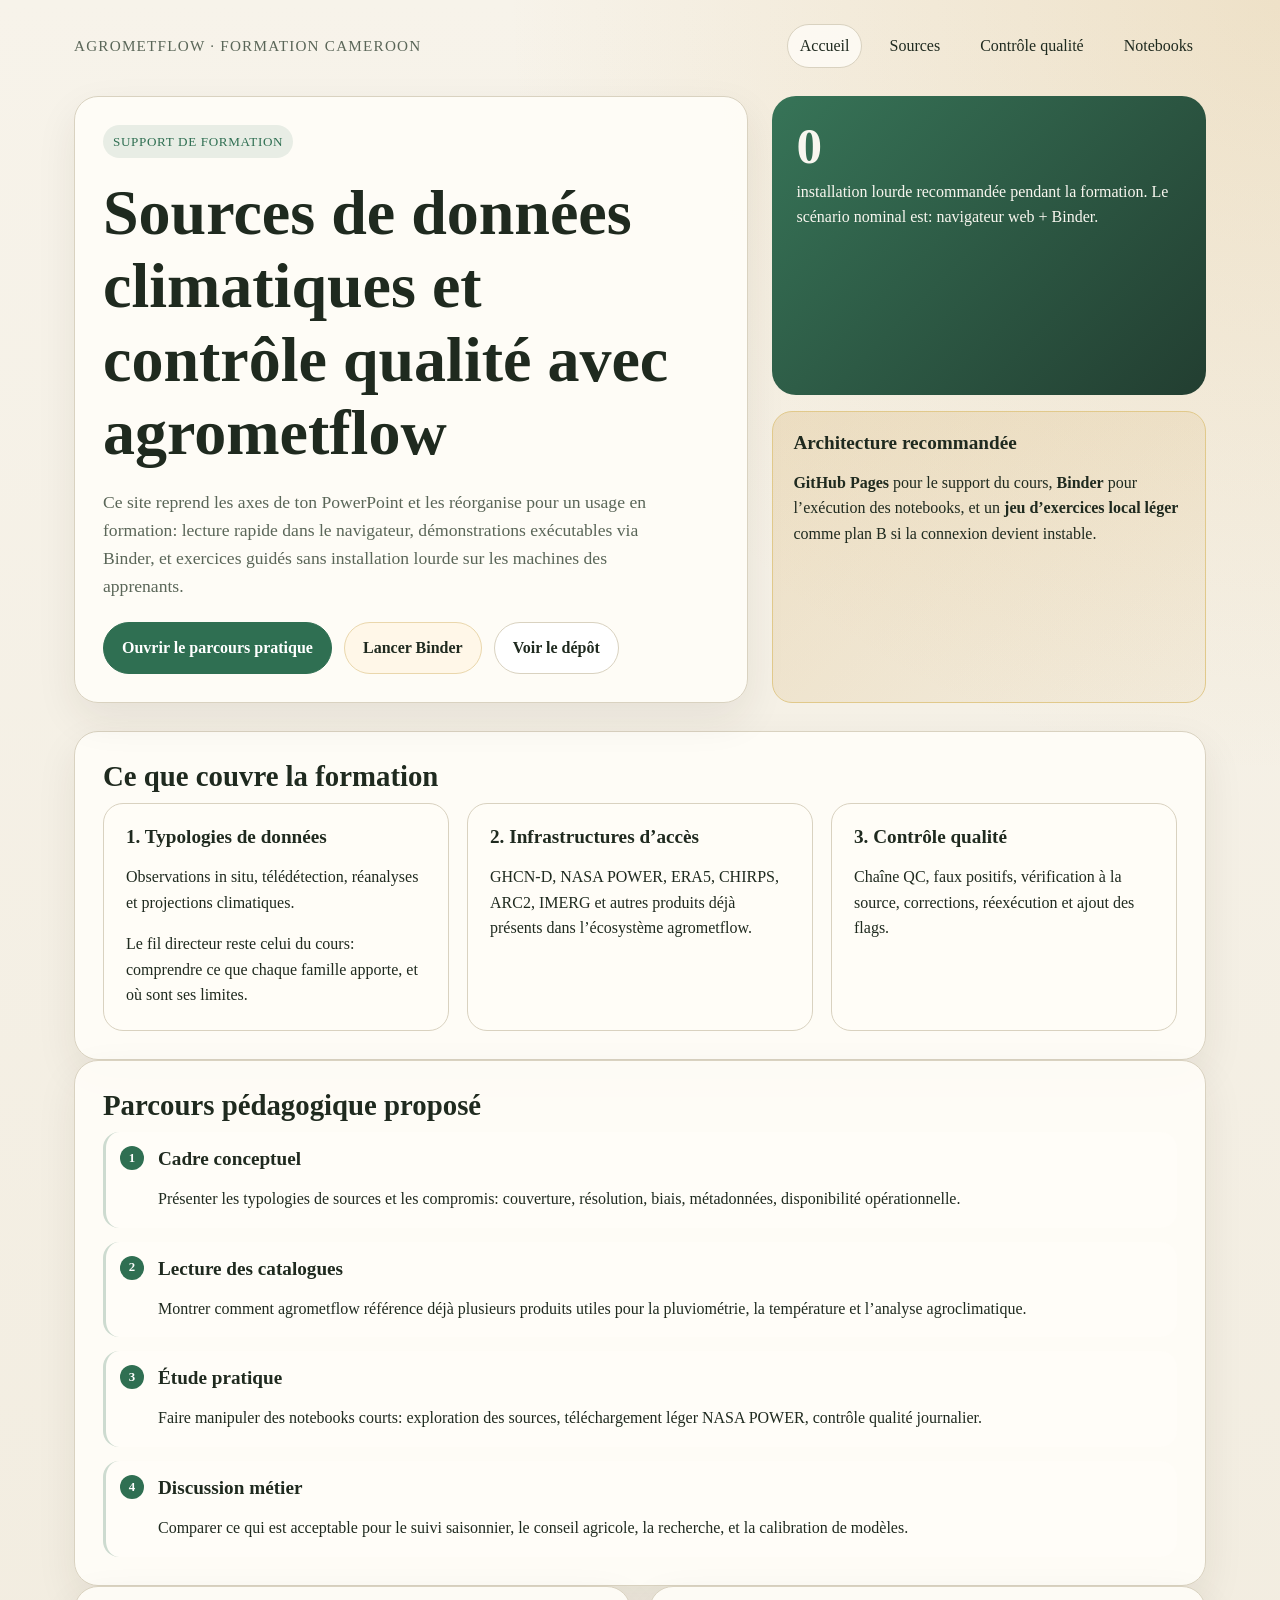
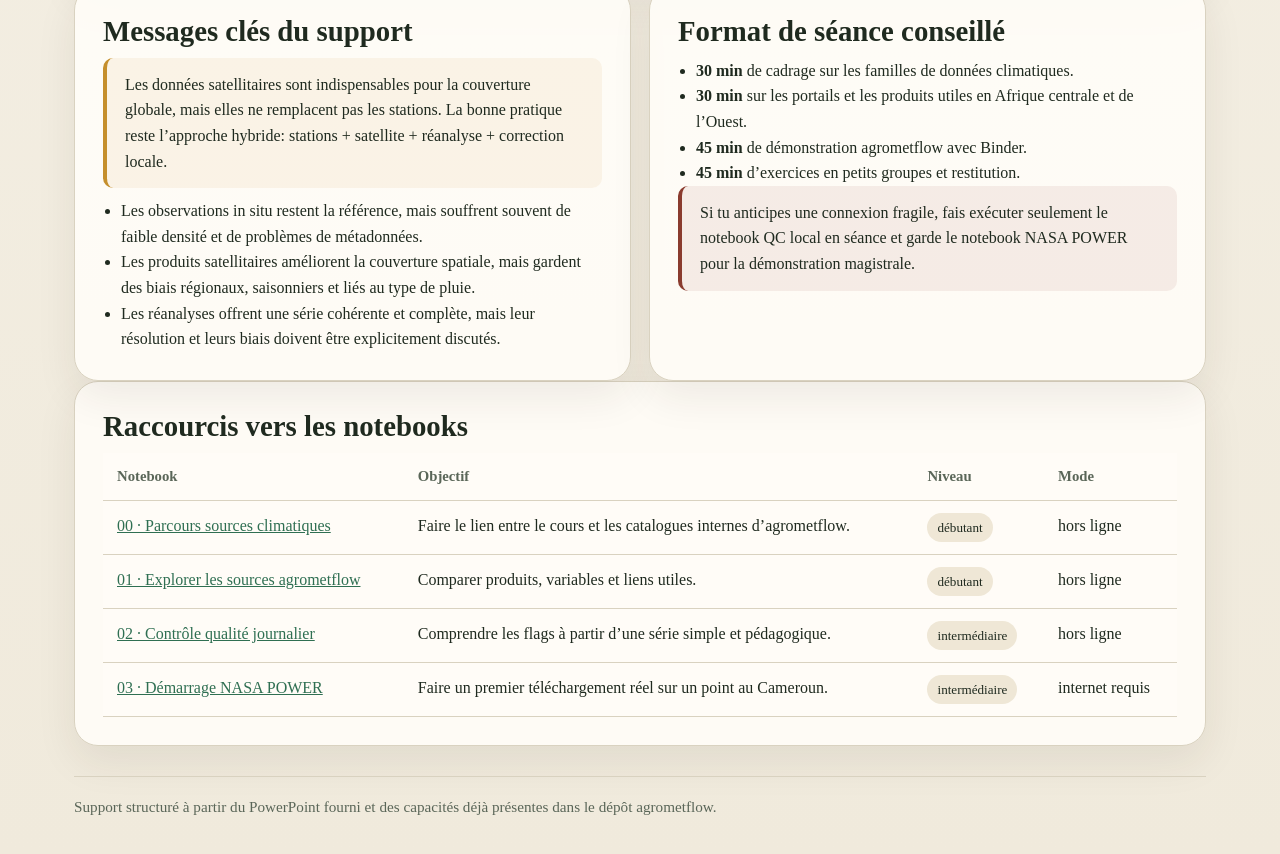
<file: _legacy/index.html>
<!DOCTYPE html>
<html lang="fr">
<head>
  <meta charset="utf-8">
  <meta name="viewport" content="width=device-width, initial-scale=1">
  <title>Formation Cameroon | agrometflow</title>
  <meta name="description" content="Support de formation sur les sources de données climatiques et le contrôle qualité avec agrometflow.">
  <link rel="stylesheet" href="assets/course.css">
</head>
<body>
  <div class="shell">
    <header class="topbar">
      <div class="brand">agrometflow · formation Cameroon</div>
      <nav class="nav">
        <a class="active" href="index.html">Accueil</a>
        <a href="sources.html">Sources</a>
        <a href="qualite.html">Contrôle qualité</a>
        <a href="notebooks.html">Notebooks</a>
      </nav>
    </header>

    <section class="hero">
      <div class="hero-card">
        <span class="eyebrow">Support de formation</span>
        <h1>Sources de données climatiques et contrôle qualité avec agrometflow</h1>
        <p class="lead">
          Ce site reprend les axes de ton PowerPoint et les réorganise pour un usage en formation:
          lecture rapide dans le navigateur, démonstrations exécutables via Binder, et exercices guidés
          sans installation lourde sur les machines des apprenants.
        </p>
        <div class="actions">
          <a class="button primary" href="notebooks.html">Ouvrir le parcours pratique</a>
          <a class="button secondary" href="https://mybinder.org/v2/gh/cyrillemidingoyi/agrometflow/HEAD?urlpath=lab/tree/notebooks/formation_cameroon" target="_blank" rel="noreferrer">Lancer Binder</a>
          <a class="button" href="https://github.com/cyrillemidingoyi/agrometflow" target="_blank" rel="noreferrer">Voir le dépôt</a>
        </div>
      </div>
      <div class="hero-side">
        <div class="metric">
          <strong>0</strong>
          <p>installation lourde recommandée pendant la formation. Le scénario nominal est: navigateur web + Binder.</p>
        </div>
        <div class="note">
          <h3>Architecture recommandée</h3>
          <p>
            <strong>GitHub Pages</strong> pour le support du cours,
            <strong>Binder</strong> pour l’exécution des notebooks,
            et un <strong>jeu d’exercices local léger</strong> comme plan B si la connexion devient instable.
          </p>
        </div>
      </div>
    </section>

    <section class="panel">
      <h2>Ce que couvre la formation</h2>
      <div class="grid-3">
        <div class="card">
          <h3>1. Typologies de données</h3>
          <p>Observations in situ, télédétection, réanalyses et projections climatiques.</p>
          <p>Le fil directeur reste celui du cours: comprendre ce que chaque famille apporte, et où sont ses limites.</p>
        </div>
        <div class="card">
          <h3>2. Infrastructures d’accès</h3>
          <p>GHCN-D, NASA POWER, ERA5, CHIRPS, ARC2, IMERG et autres produits déjà présents dans l’écosystème agrometflow.</p>
        </div>
        <div class="card">
          <h3>3. Contrôle qualité</h3>
          <p>Chaîne QC, faux positifs, vérification à la source, corrections, réexécution et ajout des flags.</p>
        </div>
      </div>
    </section>

    <section class="panel">
      <h2>Parcours pédagogique proposé</h2>
      <div class="timeline">
        <div class="timeline-step" data-step="1">
          <h3>Cadre conceptuel</h3>
          <p>Présenter les typologies de sources et les compromis: couverture, résolution, biais, métadonnées, disponibilité opérationnelle.</p>
        </div>
        <div class="timeline-step" data-step="2">
          <h3>Lecture des catalogues</h3>
          <p>Montrer comment agrometflow référence déjà plusieurs produits utiles pour la pluviométrie, la température et l’analyse agroclimatique.</p>
        </div>
        <div class="timeline-step" data-step="3">
          <h3>Étude pratique</h3>
          <p>Faire manipuler des notebooks courts: exploration des sources, téléchargement léger NASA POWER, contrôle qualité journalier.</p>
        </div>
        <div class="timeline-step" data-step="4">
          <h3>Discussion métier</h3>
          <p>Comparer ce qui est acceptable pour le suivi saisonnier, le conseil agricole, la recherche, et la calibration de modèles.</p>
        </div>
      </div>
    </section>

    <section class="grid-2">
      <div class="panel">
        <h2>Messages clés du support</h2>
        <div class="callout">
          Les données satellitaires sont indispensables pour la couverture globale, mais elles ne remplacent pas les stations. La bonne pratique reste l’approche hybride: stations + satellite + réanalyse + correction locale.
        </div>
        <ul>
          <li>Les observations in situ restent la référence, mais souffrent souvent de faible densité et de problèmes de métadonnées.</li>
          <li>Les produits satellitaires améliorent la couverture spatiale, mais gardent des biais régionaux, saisonniers et liés au type de pluie.</li>
          <li>Les réanalyses offrent une série cohérente et complète, mais leur résolution et leurs biais doivent être explicitement discutés.</li>
        </ul>
      </div>
      <div class="panel">
        <h2>Format de séance conseillé</h2>
        <ul>
          <li><strong>30 min</strong> de cadrage sur les familles de données climatiques.</li>
          <li><strong>30 min</strong> sur les portails et les produits utiles en Afrique centrale et de l’Ouest.</li>
          <li><strong>45 min</strong> de démonstration agrometflow avec Binder.</li>
          <li><strong>45 min</strong> d’exercices en petits groupes et restitution.</li>
        </ul>
        <div class="callout warning">
          Si tu anticipes une connexion fragile, fais exécuter seulement le notebook QC local en séance et garde le notebook NASA POWER pour la démonstration magistrale.
        </div>
      </div>
    </section>

    <section class="panel">
      <h2>Raccourcis vers les notebooks</h2>
      <div class="table-wrap">
        <table>
          <thead>
            <tr>
              <th>Notebook</th>
              <th>Objectif</th>
              <th>Niveau</th>
              <th>Mode</th>
            </tr>
          </thead>
          <tbody>
            <tr>
              <td><a href="notebooks.html#nb-00">00 · Parcours sources climatiques</a></td>
              <td>Faire le lien entre le cours et les catalogues internes d’agrometflow.</td>
              <td><span class="badge">débutant</span></td>
              <td>hors ligne</td>
            </tr>
            <tr>
              <td><a href="notebooks.html#nb-01">01 · Explorer les sources agrometflow</a></td>
              <td>Comparer produits, variables et liens utiles.</td>
              <td><span class="badge">débutant</span></td>
              <td>hors ligne</td>
            </tr>
            <tr>
              <td><a href="notebooks.html#nb-02">02 · Contrôle qualité journalier</a></td>
              <td>Comprendre les flags à partir d’une série simple et pédagogique.</td>
              <td><span class="badge">intermédiaire</span></td>
              <td>hors ligne</td>
            </tr>
            <tr>
              <td><a href="notebooks.html#nb-03">03 · Démarrage NASA POWER</a></td>
              <td>Faire un premier téléchargement réel sur un point au Cameroun.</td>
              <td><span class="badge">intermédiaire</span></td>
              <td>internet requis</td>
            </tr>
          </tbody>
        </table>
      </div>
    </section>

    <footer class="footer">
      Support structuré à partir du PowerPoint fourni et des capacités déjà présentes dans le dépôt agrometflow.
    </footer>
  </div>
</body>
</html>
</file>
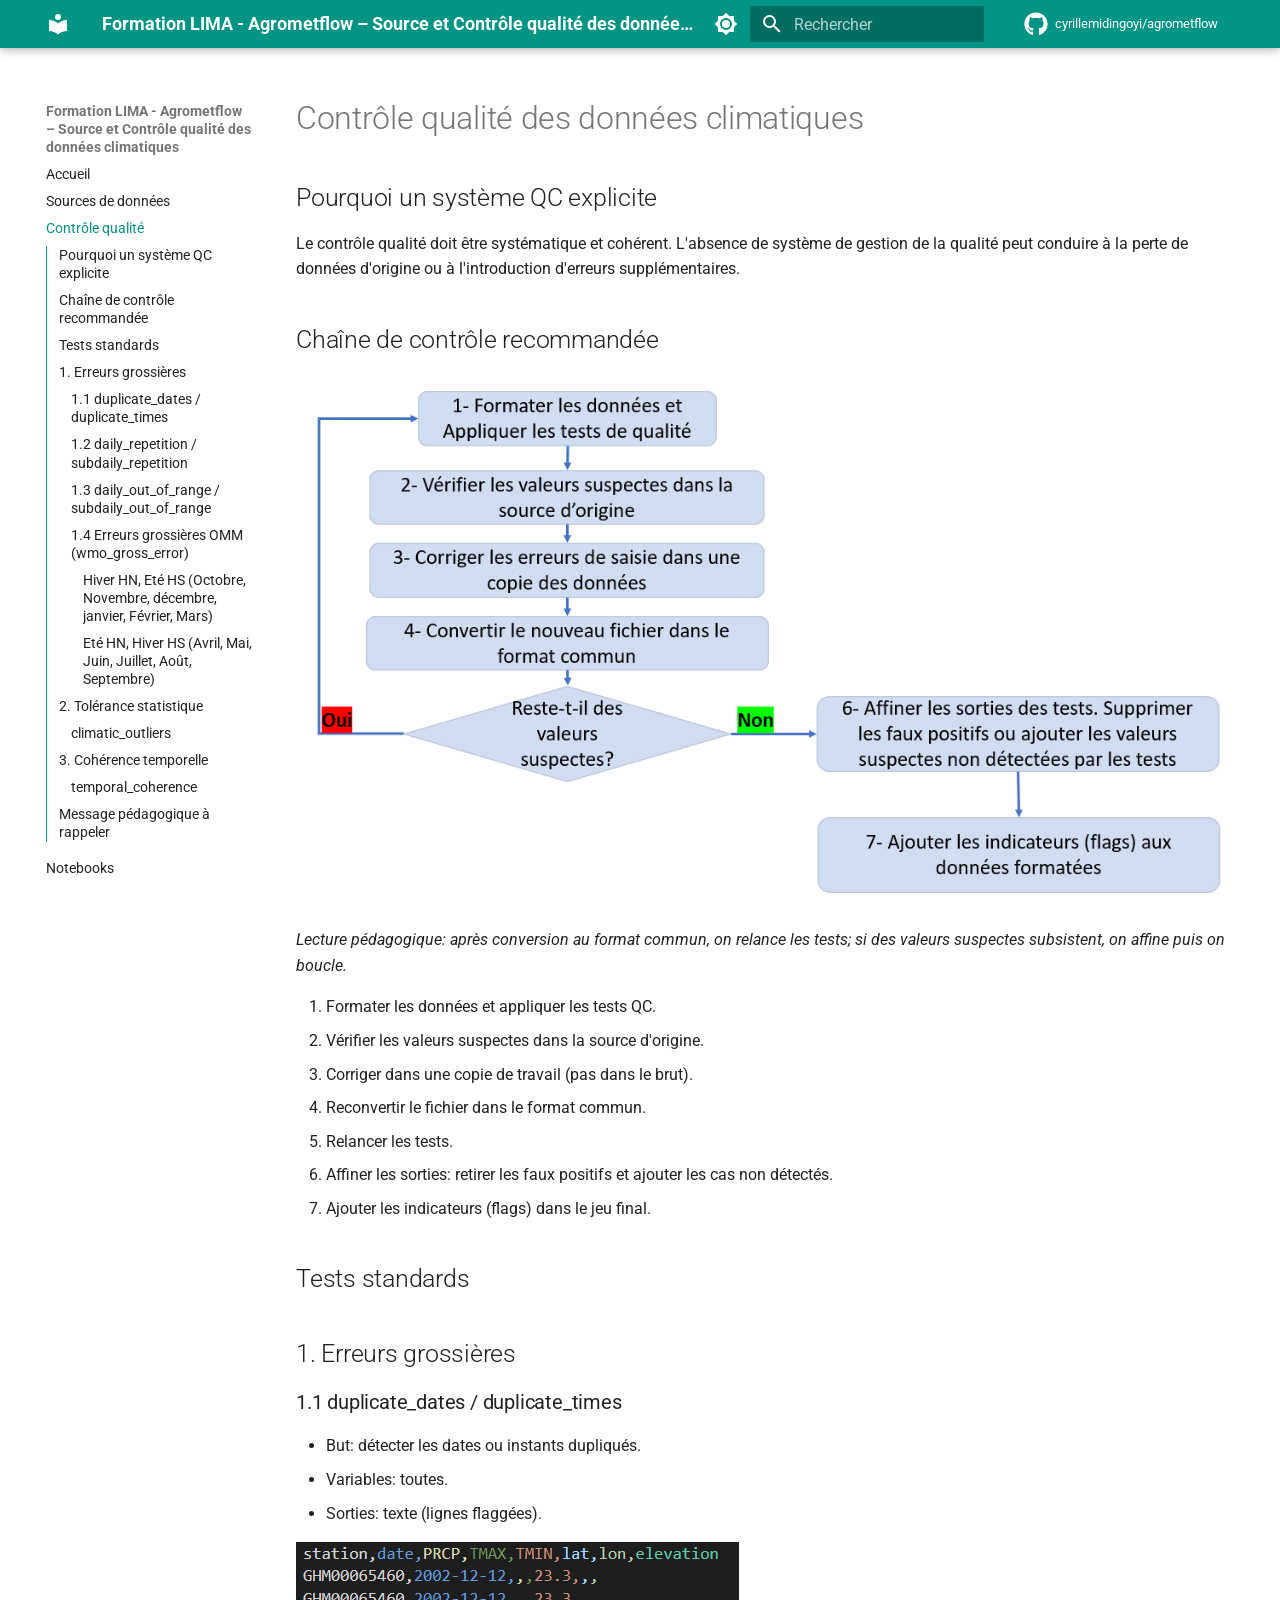
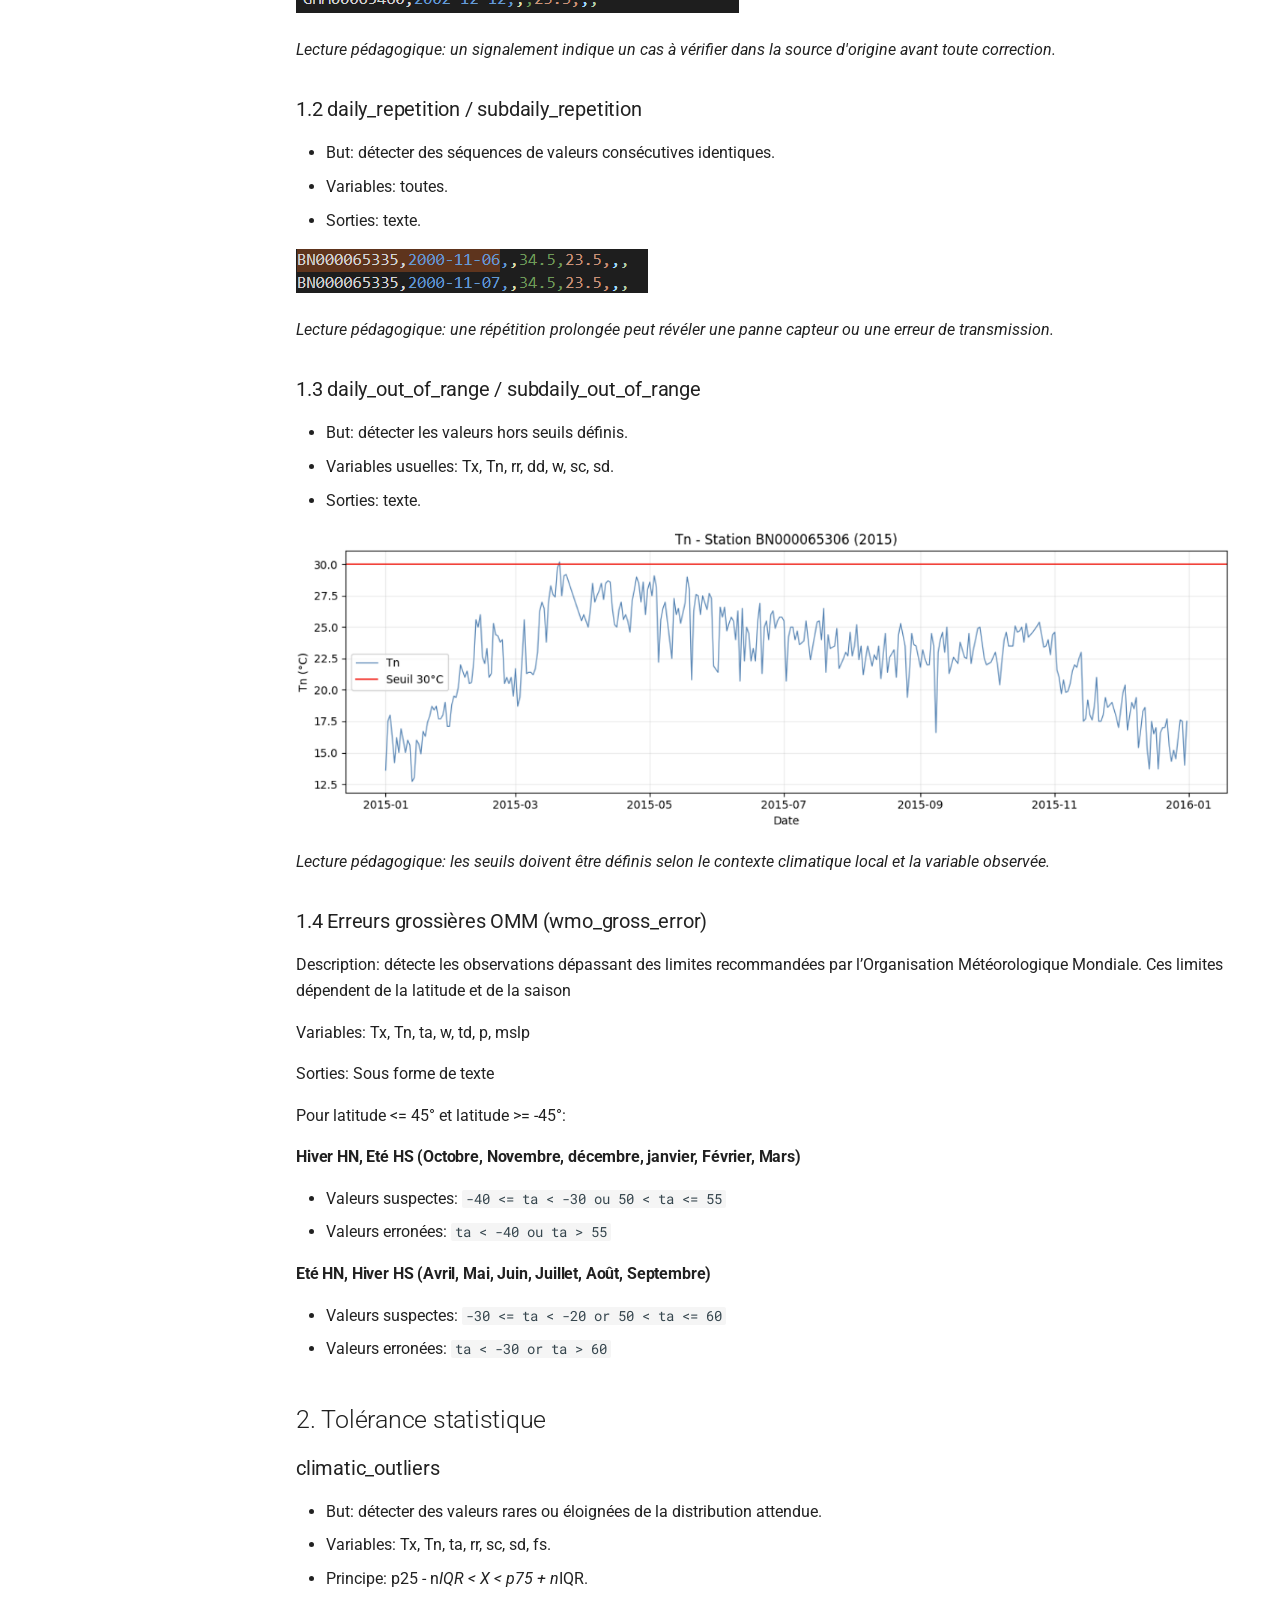
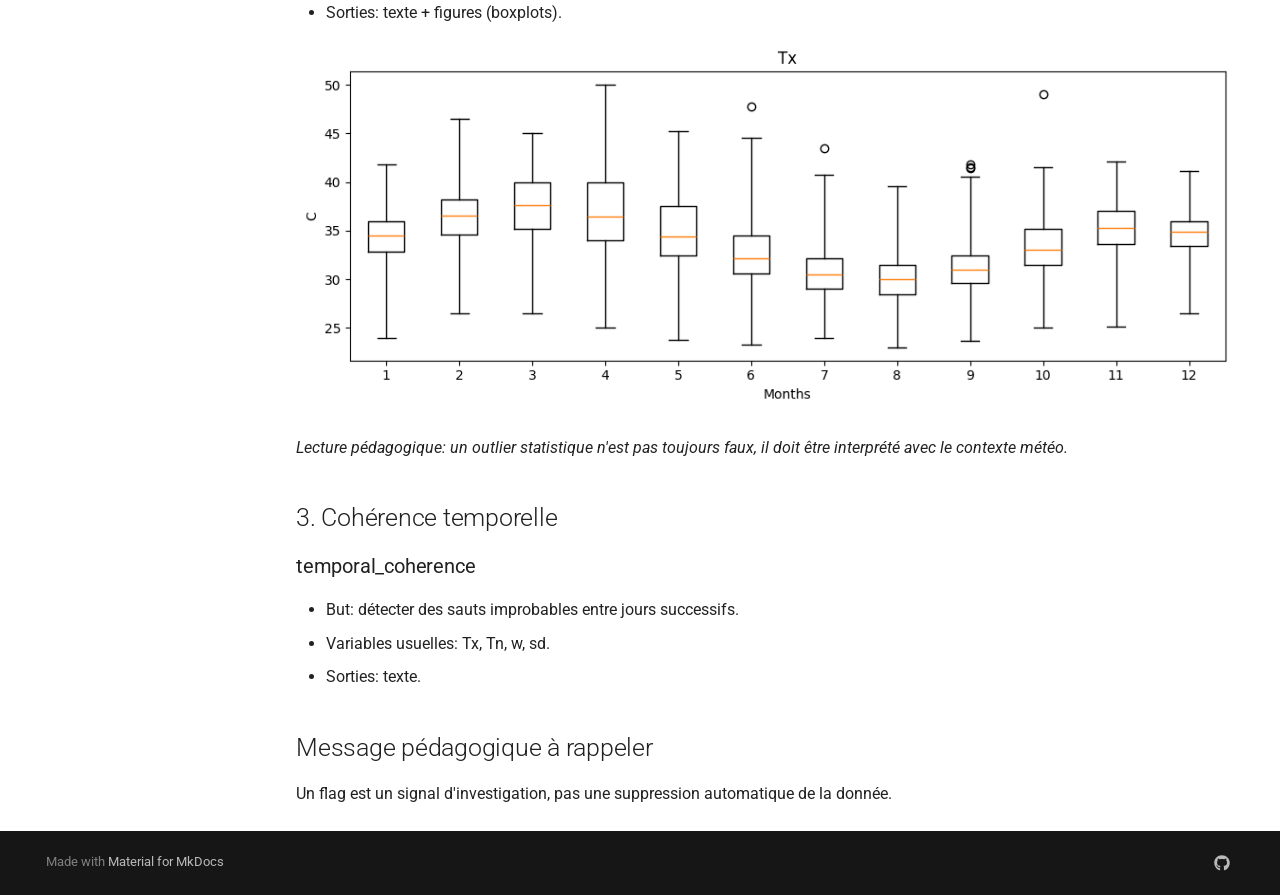
<file: controle-qualite/index.html>
<!doctype html>
<html lang="fr" class="no-js">
  <head>
    
      <meta charset="utf-8">
      <meta name="viewport" content="width=device-width,initial-scale=1">
      
        <meta name="description" content="Support de formation : sources de données climatiques et contrôle qualité avec agrometflow">
      
      
        <meta name="author" content="Cyrille Midingoyi">
      
      
        <link rel="canonical" href="https://cyrillemidingoyi.github.io/agrometflow/controle-qualite/">
      
      
        <link rel="prev" href="../sources/">
      
      
        <link rel="next" href="../notebooks/">
      
      
        
      
      
      <link rel="icon" href="../assets/images/favicon.png">
      <meta name="generator" content="mkdocs-1.6.1, mkdocs-material-9.7.6">
    
    
      
        <title>Contrôle qualité - Formation LIMA - Agrometflow – Source et Contrôle qualité des données climatiques</title>
      
    
    
      <link rel="stylesheet" href="../assets/stylesheets/main.484c7ddc.min.css">
      
        
        <link rel="stylesheet" href="../assets/stylesheets/palette.ab4e12ef.min.css">
      
      


    
    
      
    
    
      
        
        
        <link rel="preconnect" href="https://fonts.gstatic.com" crossorigin>
        <link rel="stylesheet" href="https://fonts.googleapis.com/css?family=Roboto:300,300i,400,400i,700,700i%7CRoboto+Mono:400,400i,700,700i&display=fallback">
        <style>:root{--md-text-font:"Roboto";--md-code-font:"Roboto Mono"}</style>
      
    
    
      <link rel="stylesheet" href="../assets/stylesheets/zoom.css">
    
    <script>__md_scope=new URL("..",location),__md_hash=e=>[...e].reduce(((e,_)=>(e<<5)-e+_.charCodeAt(0)),0),__md_get=(e,_=localStorage,t=__md_scope)=>JSON.parse(_.getItem(t.pathname+"."+e)),__md_set=(e,_,t=localStorage,a=__md_scope)=>{try{t.setItem(a.pathname+"."+e,JSON.stringify(_))}catch(e){}}</script>
    
      

    
    
  </head>
  
  
    
    
      
    
    
    
    
    <body dir="ltr" data-md-color-scheme="default" data-md-color-primary="teal" data-md-color-accent="amber">
  
    
    <input class="md-toggle" data-md-toggle="drawer" type="checkbox" id="__drawer" autocomplete="off">
    <input class="md-toggle" data-md-toggle="search" type="checkbox" id="__search" autocomplete="off">
    <label class="md-overlay" for="__drawer"></label>
    <div data-md-component="skip">
      
        
        <a href="#controle-qualite-des-donnees-climatiques" class="md-skip">
          Aller au contenu
        </a>
      
    </div>
    <div data-md-component="announce">
      
    </div>
    
    
      

  

<header class="md-header md-header--shadow" data-md-component="header">
  <nav class="md-header__inner md-grid" aria-label="En-tête">
    <a href=".." title="Formation LIMA - Agrometflow – Source et Contrôle qualité des données climatiques" class="md-header__button md-logo" aria-label="Formation LIMA - Agrometflow – Source et Contrôle qualité des données climatiques" data-md-component="logo">
      
  
  <svg xmlns="http://www.w3.org/2000/svg" viewBox="0 0 24 24"><path d="M12 8a3 3 0 0 0 3-3 3 3 0 0 0-3-3 3 3 0 0 0-3 3 3 3 0 0 0 3 3m0 3.54C9.64 9.35 6.5 8 3 8v11c3.5 0 6.64 1.35 9 3.54 2.36-2.19 5.5-3.54 9-3.54V8c-3.5 0-6.64 1.35-9 3.54"/></svg>

    </a>
    <label class="md-header__button md-icon" for="__drawer">
      
      <svg xmlns="http://www.w3.org/2000/svg" viewBox="0 0 24 24"><path d="M3 6h18v2H3zm0 5h18v2H3zm0 5h18v2H3z"/></svg>
    </label>
    <div class="md-header__title" data-md-component="header-title">
      <div class="md-header__ellipsis">
        <div class="md-header__topic">
          <span class="md-ellipsis">
            Formation LIMA - Agrometflow – Source et Contrôle qualité des données climatiques
          </span>
        </div>
        <div class="md-header__topic" data-md-component="header-topic">
          <span class="md-ellipsis">
            
              Contrôle qualité
            
          </span>
        </div>
      </div>
    </div>
    
      
        <form class="md-header__option" data-md-component="palette">
  
    
    
    
    <input class="md-option" data-md-color-media="(prefers-color-scheme: light)" data-md-color-scheme="default" data-md-color-primary="teal" data-md-color-accent="amber"  aria-label="Mode sombre"  type="radio" name="__palette" id="__palette_0">
    
      <label class="md-header__button md-icon" title="Mode sombre" for="__palette_1" hidden>
        <svg xmlns="http://www.w3.org/2000/svg" viewBox="0 0 24 24"><path d="M12 8a4 4 0 0 0-4 4 4 4 0 0 0 4 4 4 4 0 0 0 4-4 4 4 0 0 0-4-4m0 10a6 6 0 0 1-6-6 6 6 0 0 1 6-6 6 6 0 0 1 6 6 6 6 0 0 1-6 6m8-9.31V4h-4.69L12 .69 8.69 4H4v4.69L.69 12 4 15.31V20h4.69L12 23.31 15.31 20H20v-4.69L23.31 12z"/></svg>
      </label>
    
  
    
    
    
    <input class="md-option" data-md-color-media="(prefers-color-scheme: dark)" data-md-color-scheme="slate" data-md-color-primary="teal" data-md-color-accent="amber"  aria-label="Mode clair"  type="radio" name="__palette" id="__palette_1">
    
      <label class="md-header__button md-icon" title="Mode clair" for="__palette_0" hidden>
        <svg xmlns="http://www.w3.org/2000/svg" viewBox="0 0 24 24"><path d="M12 18c-.89 0-1.74-.2-2.5-.55C11.56 16.5 13 14.42 13 12s-1.44-4.5-3.5-5.45C10.26 6.2 11.11 6 12 6a6 6 0 0 1 6 6 6 6 0 0 1-6 6m8-9.31V4h-4.69L12 .69 8.69 4H4v4.69L.69 12 4 15.31V20h4.69L12 23.31 15.31 20H20v-4.69L23.31 12z"/></svg>
      </label>
    
  
</form>
      
    
    
      <script>var palette=__md_get("__palette");if(palette&&palette.color){if("(prefers-color-scheme)"===palette.color.media){var media=matchMedia("(prefers-color-scheme: light)"),input=document.querySelector(media.matches?"[data-md-color-media='(prefers-color-scheme: light)']":"[data-md-color-media='(prefers-color-scheme: dark)']");palette.color.media=input.getAttribute("data-md-color-media"),palette.color.scheme=input.getAttribute("data-md-color-scheme"),palette.color.primary=input.getAttribute("data-md-color-primary"),palette.color.accent=input.getAttribute("data-md-color-accent")}for(var[key,value]of Object.entries(palette.color))document.body.setAttribute("data-md-color-"+key,value)}</script>
    
    
    
      
      
        <label class="md-header__button md-icon" for="__search">
          
          <svg xmlns="http://www.w3.org/2000/svg" viewBox="0 0 24 24"><path d="M9.5 3A6.5 6.5 0 0 1 16 9.5c0 1.61-.59 3.09-1.56 4.23l.27.27h.79l5 5-1.5 1.5-5-5v-.79l-.27-.27A6.52 6.52 0 0 1 9.5 16 6.5 6.5 0 0 1 3 9.5 6.5 6.5 0 0 1 9.5 3m0 2C7 5 5 7 5 9.5S7 14 9.5 14 14 12 14 9.5 12 5 9.5 5"/></svg>
        </label>
        <div class="md-search" data-md-component="search" role="dialog">
  <label class="md-search__overlay" for="__search"></label>
  <div class="md-search__inner" role="search">
    <form class="md-search__form" name="search">
      <input type="text" class="md-search__input" name="query" aria-label="Rechercher" placeholder="Rechercher" autocapitalize="off" autocorrect="off" autocomplete="off" spellcheck="false" data-md-component="search-query" required>
      <label class="md-search__icon md-icon" for="__search">
        
        <svg xmlns="http://www.w3.org/2000/svg" viewBox="0 0 24 24"><path d="M9.5 3A6.5 6.5 0 0 1 16 9.5c0 1.61-.59 3.09-1.56 4.23l.27.27h.79l5 5-1.5 1.5-5-5v-.79l-.27-.27A6.52 6.52 0 0 1 9.5 16 6.5 6.5 0 0 1 3 9.5 6.5 6.5 0 0 1 9.5 3m0 2C7 5 5 7 5 9.5S7 14 9.5 14 14 12 14 9.5 12 5 9.5 5"/></svg>
        
        <svg xmlns="http://www.w3.org/2000/svg" viewBox="0 0 24 24"><path d="M20 11v2H8l5.5 5.5-1.42 1.42L4.16 12l7.92-7.92L13.5 5.5 8 11z"/></svg>
      </label>
      <nav class="md-search__options" aria-label="Recherche">
        
        <button type="reset" class="md-search__icon md-icon" title="Effacer" aria-label="Effacer" tabindex="-1">
          
          <svg xmlns="http://www.w3.org/2000/svg" viewBox="0 0 24 24"><path d="M19 6.41 17.59 5 12 10.59 6.41 5 5 6.41 10.59 12 5 17.59 6.41 19 12 13.41 17.59 19 19 17.59 13.41 12z"/></svg>
        </button>
      </nav>
      
    </form>
    <div class="md-search__output">
      <div class="md-search__scrollwrap" tabindex="0" data-md-scrollfix>
        <div class="md-search-result" data-md-component="search-result">
          <div class="md-search-result__meta">
            Initialisation de la recherche
          </div>
          <ol class="md-search-result__list" role="presentation"></ol>
        </div>
      </div>
    </div>
  </div>
</div>
      
    
    
      <div class="md-header__source">
        <a href="https://github.com/cyrillemidingoyi/agrometflow" title="Aller au dépôt" class="md-source" data-md-component="source">
  <div class="md-source__icon md-icon">
    
    <svg xmlns="http://www.w3.org/2000/svg" viewBox="0 0 512 512"><!--! Font Awesome Free 7.1.0 by @fontawesome - https://fontawesome.com License - https://fontawesome.com/license/free (Icons: CC BY 4.0, Fonts: SIL OFL 1.1, Code: MIT License) Copyright 2025 Fonticons, Inc.--><path d="M173.9 397.4c0 2-2.3 3.6-5.2 3.6-3.3.3-5.6-1.3-5.6-3.6 0-2 2.3-3.6 5.2-3.6 3-.3 5.6 1.3 5.6 3.6m-31.1-4.5c-.7 2 1.3 4.3 4.3 4.9 2.6 1 5.6 0 6.2-2s-1.3-4.3-4.3-5.2c-2.6-.7-5.5.3-6.2 2.3m44.2-1.7c-2.9.7-4.9 2.6-4.6 4.9.3 2 2.9 3.3 5.9 2.6 2.9-.7 4.9-2.6 4.6-4.6-.3-1.9-3-3.2-5.9-2.9M252.8 8C114.1 8 8 113.3 8 252c0 110.9 69.8 205.8 169.5 239.2 12.8 2.3 17.3-5.6 17.3-12.1 0-6.2-.3-40.4-.3-61.4 0 0-70 15-84.7-29.8 0 0-11.4-29.1-27.8-36.6 0 0-22.9-15.7 1.6-15.4 0 0 24.9 2 38.6 25.8 21.9 38.6 58.6 27.5 72.9 20.9 2.3-16 8.8-27.1 16-33.7-55.9-6.2-112.3-14.3-112.3-110.5 0-27.5 7.6-41.3 23.6-58.9-2.6-6.5-11.1-33.3 2.6-67.9 20.9-6.5 69 27 69 27 20-5.6 41.5-8.5 62.8-8.5s42.8 2.9 62.8 8.5c0 0 48.1-33.6 69-27 13.7 34.7 5.2 61.4 2.6 67.9 16 17.7 25.8 31.5 25.8 58.9 0 96.5-58.9 104.2-114.8 110.5 9.2 7.9 17 22.9 17 46.4 0 33.7-.3 75.4-.3 83.6 0 6.5 4.6 14.4 17.3 12.1C436.2 457.8 504 362.9 504 252 504 113.3 391.5 8 252.8 8M105.2 352.9c-1.3 1-1 3.3.7 5.2 1.6 1.6 3.9 2.3 5.2 1 1.3-1 1-3.3-.7-5.2-1.6-1.6-3.9-2.3-5.2-1m-10.8-8.1c-.7 1.3.3 2.9 2.3 3.9 1.6 1 3.6.7 4.3-.7.7-1.3-.3-2.9-2.3-3.9-2-.6-3.6-.3-4.3.7m32.4 35.6c-1.6 1.3-1 4.3 1.3 6.2 2.3 2.3 5.2 2.6 6.5 1 1.3-1.3.7-4.3-1.3-6.2-2.2-2.3-5.2-2.6-6.5-1m-11.4-14.7c-1.6 1-1.6 3.6 0 5.9s4.3 3.3 5.6 2.3c1.6-1.3 1.6-3.9 0-6.2-1.4-2.3-4-3.3-5.6-2"/></svg>
  </div>
  <div class="md-source__repository">
    cyrillemidingoyi/agrometflow
  </div>
</a>
      </div>
    
  </nav>
  
</header>
    
    <div class="md-container" data-md-component="container">
      
      
        
          
        
      
      <main class="md-main" data-md-component="main">
        <div class="md-main__inner md-grid">
          
            
              
              <div class="md-sidebar md-sidebar--primary" data-md-component="sidebar" data-md-type="navigation" >
                <div class="md-sidebar__scrollwrap">
                  <div class="md-sidebar__inner">
                    



  

<nav class="md-nav md-nav--primary md-nav--integrated" aria-label="Navigation" data-md-level="0">
  <label class="md-nav__title" for="__drawer">
    <a href=".." title="Formation LIMA - Agrometflow – Source et Contrôle qualité des données climatiques" class="md-nav__button md-logo" aria-label="Formation LIMA - Agrometflow – Source et Contrôle qualité des données climatiques" data-md-component="logo">
      
  
  <svg xmlns="http://www.w3.org/2000/svg" viewBox="0 0 24 24"><path d="M12 8a3 3 0 0 0 3-3 3 3 0 0 0-3-3 3 3 0 0 0-3 3 3 3 0 0 0 3 3m0 3.54C9.64 9.35 6.5 8 3 8v11c3.5 0 6.64 1.35 9 3.54 2.36-2.19 5.5-3.54 9-3.54V8c-3.5 0-6.64 1.35-9 3.54"/></svg>

    </a>
    Formation LIMA - Agrometflow – Source et Contrôle qualité des données climatiques
  </label>
  
    <div class="md-nav__source">
      <a href="https://github.com/cyrillemidingoyi/agrometflow" title="Aller au dépôt" class="md-source" data-md-component="source">
  <div class="md-source__icon md-icon">
    
    <svg xmlns="http://www.w3.org/2000/svg" viewBox="0 0 512 512"><!--! Font Awesome Free 7.1.0 by @fontawesome - https://fontawesome.com License - https://fontawesome.com/license/free (Icons: CC BY 4.0, Fonts: SIL OFL 1.1, Code: MIT License) Copyright 2025 Fonticons, Inc.--><path d="M173.9 397.4c0 2-2.3 3.6-5.2 3.6-3.3.3-5.6-1.3-5.6-3.6 0-2 2.3-3.6 5.2-3.6 3-.3 5.6 1.3 5.6 3.6m-31.1-4.5c-.7 2 1.3 4.3 4.3 4.9 2.6 1 5.6 0 6.2-2s-1.3-4.3-4.3-5.2c-2.6-.7-5.5.3-6.2 2.3m44.2-1.7c-2.9.7-4.9 2.6-4.6 4.9.3 2 2.9 3.3 5.9 2.6 2.9-.7 4.9-2.6 4.6-4.6-.3-1.9-3-3.2-5.9-2.9M252.8 8C114.1 8 8 113.3 8 252c0 110.9 69.8 205.8 169.5 239.2 12.8 2.3 17.3-5.6 17.3-12.1 0-6.2-.3-40.4-.3-61.4 0 0-70 15-84.7-29.8 0 0-11.4-29.1-27.8-36.6 0 0-22.9-15.7 1.6-15.4 0 0 24.9 2 38.6 25.8 21.9 38.6 58.6 27.5 72.9 20.9 2.3-16 8.8-27.1 16-33.7-55.9-6.2-112.3-14.3-112.3-110.5 0-27.5 7.6-41.3 23.6-58.9-2.6-6.5-11.1-33.3 2.6-67.9 20.9-6.5 69 27 69 27 20-5.6 41.5-8.5 62.8-8.5s42.8 2.9 62.8 8.5c0 0 48.1-33.6 69-27 13.7 34.7 5.2 61.4 2.6 67.9 16 17.7 25.8 31.5 25.8 58.9 0 96.5-58.9 104.2-114.8 110.5 9.2 7.9 17 22.9 17 46.4 0 33.7-.3 75.4-.3 83.6 0 6.5 4.6 14.4 17.3 12.1C436.2 457.8 504 362.9 504 252 504 113.3 391.5 8 252.8 8M105.2 352.9c-1.3 1-1 3.3.7 5.2 1.6 1.6 3.9 2.3 5.2 1 1.3-1 1-3.3-.7-5.2-1.6-1.6-3.9-2.3-5.2-1m-10.8-8.1c-.7 1.3.3 2.9 2.3 3.9 1.6 1 3.6.7 4.3-.7.7-1.3-.3-2.9-2.3-3.9-2-.6-3.6-.3-4.3.7m32.4 35.6c-1.6 1.3-1 4.3 1.3 6.2 2.3 2.3 5.2 2.6 6.5 1 1.3-1.3.7-4.3-1.3-6.2-2.2-2.3-5.2-2.6-6.5-1m-11.4-14.7c-1.6 1-1.6 3.6 0 5.9s4.3 3.3 5.6 2.3c1.6-1.3 1.6-3.9 0-6.2-1.4-2.3-4-3.3-5.6-2"/></svg>
  </div>
  <div class="md-source__repository">
    cyrillemidingoyi/agrometflow
  </div>
</a>
    </div>
  
  <ul class="md-nav__list" data-md-scrollfix>
    
      
      
  
  
  
  
    <li class="md-nav__item">
      <a href=".." class="md-nav__link">
        
  
  
  <span class="md-ellipsis">
    
  
    Accueil
  

    
  </span>
  
  

      </a>
    </li>
  

    
      
      
  
  
  
  
    <li class="md-nav__item">
      <a href="../sources/" class="md-nav__link">
        
  
  
  <span class="md-ellipsis">
    
  
    Sources de données
  

    
  </span>
  
  

      </a>
    </li>
  

    
      
      
  
  
    
  
  
  
    <li class="md-nav__item md-nav__item--active">
      
      <input class="md-nav__toggle md-toggle" type="checkbox" id="__toc">
      
      
        
      
      
        <label class="md-nav__link md-nav__link--active" for="__toc">
          
  
  
  <span class="md-ellipsis">
    
  
    Contrôle qualité
  

    
  </span>
  
  

          <span class="md-nav__icon md-icon"></span>
        </label>
      
      <a href="./" class="md-nav__link md-nav__link--active">
        
  
  
  <span class="md-ellipsis">
    
  
    Contrôle qualité
  

    
  </span>
  
  

      </a>
      
        

<nav class="md-nav md-nav--secondary" aria-label="Table des matières">
  
  
  
    
  
  
    <label class="md-nav__title" for="__toc">
      <span class="md-nav__icon md-icon"></span>
      Table des matières
    </label>
    <ul class="md-nav__list" data-md-component="toc" data-md-scrollfix>
      
        <li class="md-nav__item">
  <a href="#pourquoi-un-systeme-qc-explicite" class="md-nav__link">
    <span class="md-ellipsis">
      
        Pourquoi un système QC explicite
      
    </span>
  </a>
  
</li>
      
        <li class="md-nav__item">
  <a href="#chaine-de-controle-recommandee" class="md-nav__link">
    <span class="md-ellipsis">
      
        Chaîne de contrôle recommandée
      
    </span>
  </a>
  
</li>
      
        <li class="md-nav__item">
  <a href="#tests-standards" class="md-nav__link">
    <span class="md-ellipsis">
      
        Tests standards
      
    </span>
  </a>
  
</li>
      
        <li class="md-nav__item">
  <a href="#1-erreurs-grossieres" class="md-nav__link">
    <span class="md-ellipsis">
      
        1. Erreurs grossières
      
    </span>
  </a>
  
    <nav class="md-nav" aria-label="1. Erreurs grossières">
      <ul class="md-nav__list">
        
          <li class="md-nav__item">
  <a href="#11-duplicate_dates-duplicate_times" class="md-nav__link">
    <span class="md-ellipsis">
      
        1.1 duplicate_dates / duplicate_times
      
    </span>
  </a>
  
</li>
        
          <li class="md-nav__item">
  <a href="#12-daily_repetition-subdaily_repetition" class="md-nav__link">
    <span class="md-ellipsis">
      
        1.2 daily_repetition / subdaily_repetition
      
    </span>
  </a>
  
</li>
        
          <li class="md-nav__item">
  <a href="#13-daily_out_of_range-subdaily_out_of_range" class="md-nav__link">
    <span class="md-ellipsis">
      
        1.3 daily_out_of_range / subdaily_out_of_range
      
    </span>
  </a>
  
</li>
        
          <li class="md-nav__item">
  <a href="#14-erreurs-grossieres-omm-wmo_gross_error" class="md-nav__link">
    <span class="md-ellipsis">
      
        1.4 Erreurs grossières OMM (wmo_gross_error)
      
    </span>
  </a>
  
    <nav class="md-nav" aria-label="1.4 Erreurs grossières OMM (wmo_gross_error)">
      <ul class="md-nav__list">
        
          <li class="md-nav__item">
  <a href="#hiver-hn-ete-hs-octobre-novembre-decembre-janvier-fevrier-mars" class="md-nav__link">
    <span class="md-ellipsis">
      
        Hiver HN, Eté HS (Octobre, Novembre, décembre, janvier, Février, Mars)
      
    </span>
  </a>
  
</li>
        
          <li class="md-nav__item">
  <a href="#ete-hn-hiver-hs-avril-mai-juin-juillet-aout-septembre" class="md-nav__link">
    <span class="md-ellipsis">
      
        Eté HN, Hiver HS (Avril, Mai, Juin, Juillet, Août, Septembre)
      
    </span>
  </a>
  
</li>
        
      </ul>
    </nav>
  
</li>
        
      </ul>
    </nav>
  
</li>
      
        <li class="md-nav__item">
  <a href="#2-tolerance-statistique" class="md-nav__link">
    <span class="md-ellipsis">
      
        2. Tolérance statistique
      
    </span>
  </a>
  
    <nav class="md-nav" aria-label="2. Tolérance statistique">
      <ul class="md-nav__list">
        
          <li class="md-nav__item">
  <a href="#climatic_outliers" class="md-nav__link">
    <span class="md-ellipsis">
      
        climatic_outliers
      
    </span>
  </a>
  
</li>
        
      </ul>
    </nav>
  
</li>
      
        <li class="md-nav__item">
  <a href="#3-coherence-temporelle" class="md-nav__link">
    <span class="md-ellipsis">
      
        3. Cohérence temporelle
      
    </span>
  </a>
  
    <nav class="md-nav" aria-label="3. Cohérence temporelle">
      <ul class="md-nav__list">
        
          <li class="md-nav__item">
  <a href="#temporal_coherence" class="md-nav__link">
    <span class="md-ellipsis">
      
        temporal_coherence
      
    </span>
  </a>
  
</li>
        
      </ul>
    </nav>
  
</li>
      
        <li class="md-nav__item">
  <a href="#message-pedagogique-a-rappeler" class="md-nav__link">
    <span class="md-ellipsis">
      
        Message pédagogique à rappeler
      
    </span>
  </a>
  
</li>
      
    </ul>
  
</nav>
      
    </li>
  

    
      
      
  
  
  
  
    <li class="md-nav__item">
      <a href="../notebooks/" class="md-nav__link">
        
  
  
  <span class="md-ellipsis">
    
  
    Notebooks
  

    
  </span>
  
  

      </a>
    </li>
  

    
      
      
  
  
  
  
    <li class="md-nav__item">
      <a href="../rfe-arc2/" class="md-nav__link">
        
  
  
  <span class="md-ellipsis">
    
  
    Annexe – RFE & ARC2
  

    
  </span>
  
  

      </a>
    </li>
  

    
  </ul>
</nav>
                  </div>
                </div>
              </div>
            
            
          
          
            <div class="md-content" data-md-component="content">
              
              <article class="md-content__inner md-typeset">
                
                  


  
  


<h1 id="controle-qualite-des-donnees-climatiques">Contrôle qualité des données climatiques<a class="headerlink" href="#controle-qualite-des-donnees-climatiques" title="Permanent link">&para;</a></h1>
<h2 id="pourquoi-un-systeme-qc-explicite">Pourquoi un système QC explicite<a class="headerlink" href="#pourquoi-un-systeme-qc-explicite" title="Permanent link">&para;</a></h2>
<p>Le contrôle qualité doit être systématique et cohérent. L'absence de système de gestion de la qualité peut conduire à la perte de données d'origine ou à l'introduction d'erreurs supplémentaires.</p>
<h2 id="chaine-de-controle-recommandee">Chaîne de contrôle recommandée<a class="headerlink" href="#chaine-de-controle-recommandee" title="Permanent link">&para;</a></h2>
<p><img alt="Workflow QC - chaîne de contrôle (diapo 12)" src="../assets/ppt_figures/slide12_chaine_controle_qualite.png" /></p>
<p><em>Lecture pédagogique: après conversion au format commun, on relance les tests; si des valeurs suspectes subsistent, on affine puis on boucle.</em></p>
<ol>
<li>Formater les données et appliquer les tests QC.</li>
<li>Vérifier les valeurs suspectes dans la source d'origine.</li>
<li>Corriger dans une copie de travail (pas dans le brut).</li>
<li>Reconvertir le fichier dans le format commun.</li>
<li>Relancer les tests.</li>
<li>Affiner les sorties: retirer les faux positifs et ajouter les cas non détectés.</li>
<li>Ajouter les indicateurs (flags) dans le jeu final.</li>
</ol>
<h2 id="tests-standards">Tests standards<a class="headerlink" href="#tests-standards" title="Permanent link">&para;</a></h2>
<h2 id="1-erreurs-grossieres">1. Erreurs grossières<a class="headerlink" href="#1-erreurs-grossieres" title="Permanent link">&para;</a></h2>
<h3 id="11-duplicate_dates-duplicate_times">1.1 duplicate_dates / duplicate_times<a class="headerlink" href="#11-duplicate_dates-duplicate_times" title="Permanent link">&para;</a></h3>
<ul>
<li>But: détecter les dates ou instants dupliqués.</li>
<li>Variables: toutes.</li>
<li>Sorties: texte (lignes flaggées).</li>
</ul>
<p><img alt="Exemple - dates/instants dupliqués (diapo 13)" src="../assets/ppt_figures/slide13_figure.png" /></p>
<p><em>Lecture pédagogique: un signalement indique un cas à vérifier dans la source d'origine avant toute correction.</em></p>
<h3 id="12-daily_repetition-subdaily_repetition">1.2 daily_repetition / subdaily_repetition<a class="headerlink" href="#12-daily_repetition-subdaily_repetition" title="Permanent link">&para;</a></h3>
<ul>
<li>But: détecter des séquences de valeurs consécutives identiques.</li>
<li>Variables: toutes.</li>
<li>Sorties: texte.</li>
</ul>
<p><img alt="Exemple - répétitions journalières/sous-journalières (diapo 14)" src="../assets/ppt_figures/slide14_figure.png" /></p>
<p><em>Lecture pédagogique: une répétition prolongée peut révéler une panne capteur ou une erreur de transmission.</em></p>
<h3 id="13-daily_out_of_range-subdaily_out_of_range">1.3 daily_out_of_range / subdaily_out_of_range<a class="headerlink" href="#13-daily_out_of_range-subdaily_out_of_range" title="Permanent link">&para;</a></h3>
<ul>
<li>But: détecter les valeurs hors seuils définis.</li>
<li>Variables usuelles: Tx, Tn, rr, dd, w, sc, sd.</li>
<li>Sorties: texte.</li>
</ul>
<p><img alt="Exemple - valeurs hors plage (diapo 15)" src="../assets/ppt_figures/slide15_figure.png" /></p>
<p><em>Lecture pédagogique: les seuils doivent être définis selon le contexte climatique local et la variable observée.</em></p>
<h3 id="14-erreurs-grossieres-omm-wmo_gross_error">1.4 Erreurs grossières OMM (wmo_gross_error)<a class="headerlink" href="#14-erreurs-grossieres-omm-wmo_gross_error" title="Permanent link">&para;</a></h3>
<p>Description: détecte les observations dépassant des limites recommandées par l’Organisation Météorologique Mondiale. Ces limites dépendent de la latitude et de la saison</p>
<p>Variables: Tx, Tn, ta, w, td, p, mslp</p>
<p>Sorties: Sous forme de texte</p>
<p>Pour latitude &lt;= 45° et latitude &gt;= -45°:</p>
<h4 id="hiver-hn-ete-hs-octobre-novembre-decembre-janvier-fevrier-mars">Hiver HN, Eté HS (Octobre, Novembre, décembre, janvier, Février, Mars)<a class="headerlink" href="#hiver-hn-ete-hs-octobre-novembre-decembre-janvier-fevrier-mars" title="Permanent link">&para;</a></h4>
<ul>
<li>Valeurs suspectes: <code>-40 &lt;= ta &lt; -30 ou 50 &lt; ta &lt;= 55</code></li>
<li>Valeurs erronées: <code>ta &lt; -40 ou ta &gt; 55</code></li>
</ul>
<h4 id="ete-hn-hiver-hs-avril-mai-juin-juillet-aout-septembre">Eté HN, Hiver HS (Avril, Mai, Juin, Juillet, Août, Septembre)<a class="headerlink" href="#ete-hn-hiver-hs-avril-mai-juin-juillet-aout-septembre" title="Permanent link">&para;</a></h4>
<ul>
<li>Valeurs suspectes: <code>-30 &lt;= ta &lt; -20 or 50 &lt; ta &lt;= 60</code></li>
<li>Valeurs erronées: <code>ta &lt; -30 or ta &gt; 60</code></li>
</ul>
<h2 id="2-tolerance-statistique">2. Tolérance statistique<a class="headerlink" href="#2-tolerance-statistique" title="Permanent link">&para;</a></h2>
<h3 id="climatic_outliers">climatic_outliers<a class="headerlink" href="#climatic_outliers" title="Permanent link">&para;</a></h3>
<ul>
<li>But: détecter des valeurs rares ou éloignées de la distribution attendue.</li>
<li>Variables: Tx, Tn, ta, rr, sc, sd, fs.</li>
<li>Principe: p25 - n<em>IQR &lt; X &lt; p75 + n</em>IQR.</li>
<li>Sorties: texte + figures (boxplots).</li>
</ul>
<p><img alt="Exemple - climatic_outliers (diapo 17)" src="../assets/ppt_figures/slide17_figure.png" /></p>
<p><em>Lecture pédagogique: un outlier statistique n'est pas toujours faux, il doit être interprété avec le contexte météo.</em></p>
<h2 id="3-coherence-temporelle">3. Cohérence temporelle<a class="headerlink" href="#3-coherence-temporelle" title="Permanent link">&para;</a></h2>
<h3 id="temporal_coherence">temporal_coherence<a class="headerlink" href="#temporal_coherence" title="Permanent link">&para;</a></h3>
<ul>
<li>But: détecter des sauts improbables entre jours successifs.</li>
<li>Variables usuelles: Tx, Tn, w, sd.</li>
<li>Sorties: texte.</li>
</ul>
<h2 id="message-pedagogique-a-rappeler">Message pédagogique à rappeler<a class="headerlink" href="#message-pedagogique-a-rappeler" title="Permanent link">&para;</a></h2>
<p>Un flag est un signal d'investigation, pas une suppression automatique de la donnée.</p>












                
              </article>
            </div>
          
          
<script>var target=document.getElementById(location.hash.slice(1));target&&target.name&&(target.checked=target.name.startsWith("__tabbed_"))</script>
        </div>
        
          <button type="button" class="md-top md-icon" data-md-component="top" hidden>
  
  <svg xmlns="http://www.w3.org/2000/svg" viewBox="0 0 24 24"><path d="M13 20h-2V8l-5.5 5.5-1.42-1.42L12 4.16l7.92 7.92-1.42 1.42L13 8z"/></svg>
  Retour en haut de la page
</button>
        
      </main>
      
        <footer class="md-footer">
  
  <div class="md-footer-meta md-typeset">
    <div class="md-footer-meta__inner md-grid">
      <div class="md-copyright">
  
  
    Made with
    <a href="https://squidfunk.github.io/mkdocs-material/" target="_blank" rel="noopener">
      Material for MkDocs
    </a>
  
</div>
      
        
<div class="md-social">
  
    
    
    
    
      
      
    
    <a href="https://github.com/cyrillemidingoyi/agrometflow" target="_blank" rel="noopener" title="github.com" class="md-social__link">
      <svg xmlns="http://www.w3.org/2000/svg" viewBox="0 0 512 512"><!--! Font Awesome Free 7.1.0 by @fontawesome - https://fontawesome.com License - https://fontawesome.com/license/free (Icons: CC BY 4.0, Fonts: SIL OFL 1.1, Code: MIT License) Copyright 2025 Fonticons, Inc.--><path d="M173.9 397.4c0 2-2.3 3.6-5.2 3.6-3.3.3-5.6-1.3-5.6-3.6 0-2 2.3-3.6 5.2-3.6 3-.3 5.6 1.3 5.6 3.6m-31.1-4.5c-.7 2 1.3 4.3 4.3 4.9 2.6 1 5.6 0 6.2-2s-1.3-4.3-4.3-5.2c-2.6-.7-5.5.3-6.2 2.3m44.2-1.7c-2.9.7-4.9 2.6-4.6 4.9.3 2 2.9 3.3 5.9 2.6 2.9-.7 4.9-2.6 4.6-4.6-.3-1.9-3-3.2-5.9-2.9M252.8 8C114.1 8 8 113.3 8 252c0 110.9 69.8 205.8 169.5 239.2 12.8 2.3 17.3-5.6 17.3-12.1 0-6.2-.3-40.4-.3-61.4 0 0-70 15-84.7-29.8 0 0-11.4-29.1-27.8-36.6 0 0-22.9-15.7 1.6-15.4 0 0 24.9 2 38.6 25.8 21.9 38.6 58.6 27.5 72.9 20.9 2.3-16 8.8-27.1 16-33.7-55.9-6.2-112.3-14.3-112.3-110.5 0-27.5 7.6-41.3 23.6-58.9-2.6-6.5-11.1-33.3 2.6-67.9 20.9-6.5 69 27 69 27 20-5.6 41.5-8.5 62.8-8.5s42.8 2.9 62.8 8.5c0 0 48.1-33.6 69-27 13.7 34.7 5.2 61.4 2.6 67.9 16 17.7 25.8 31.5 25.8 58.9 0 96.5-58.9 104.2-114.8 110.5 9.2 7.9 17 22.9 17 46.4 0 33.7-.3 75.4-.3 83.6 0 6.5 4.6 14.4 17.3 12.1C436.2 457.8 504 362.9 504 252 504 113.3 391.5 8 252.8 8M105.2 352.9c-1.3 1-1 3.3.7 5.2 1.6 1.6 3.9 2.3 5.2 1 1.3-1 1-3.3-.7-5.2-1.6-1.6-3.9-2.3-5.2-1m-10.8-8.1c-.7 1.3.3 2.9 2.3 3.9 1.6 1 3.6.7 4.3-.7.7-1.3-.3-2.9-2.3-3.9-2-.6-3.6-.3-4.3.7m32.4 35.6c-1.6 1.3-1 4.3 1.3 6.2 2.3 2.3 5.2 2.6 6.5 1 1.3-1.3.7-4.3-1.3-6.2-2.2-2.3-5.2-2.6-6.5-1m-11.4-14.7c-1.6 1-1.6 3.6 0 5.9s4.3 3.3 5.6 2.3c1.6-1.3 1.6-3.9 0-6.2-1.4-2.3-4-3.3-5.6-2"/></svg>
    </a>
  
</div>
      
    </div>
  </div>
</footer>
      
    </div>
    <div class="md-dialog" data-md-component="dialog">
      <div class="md-dialog__inner md-typeset"></div>
    </div>
    
    
    
      
      
      <script id="__config" type="application/json">{"annotate": null, "base": "..", "features": ["navigation.instant", "navigation.sections", "navigation.top", "toc.integrate", "content.code.copy"], "search": "../assets/javascripts/workers/search.2c215733.min.js", "tags": null, "translations": {"clipboard.copied": "Copi\u00e9 dans le presse-papier", "clipboard.copy": "Copier dans le presse-papier", "search.result.more.one": "1 de plus sur cette page", "search.result.more.other": "# de plus sur cette page", "search.result.none": "Aucun document trouv\u00e9", "search.result.one": "1 document trouv\u00e9", "search.result.other": "# documents trouv\u00e9s", "search.result.placeholder": "Taper pour d\u00e9marrer la recherche", "search.result.term.missing": "Non trouv\u00e9", "select.version": "S\u00e9lectionner la version"}, "version": null}</script>
    
    
      <script src="../assets/javascripts/bundle.79ae519e.min.js"></script>
      
        <script src="../assets/javascripts/zoom.js"></script>
      
    
  </body>
</html>
</file>
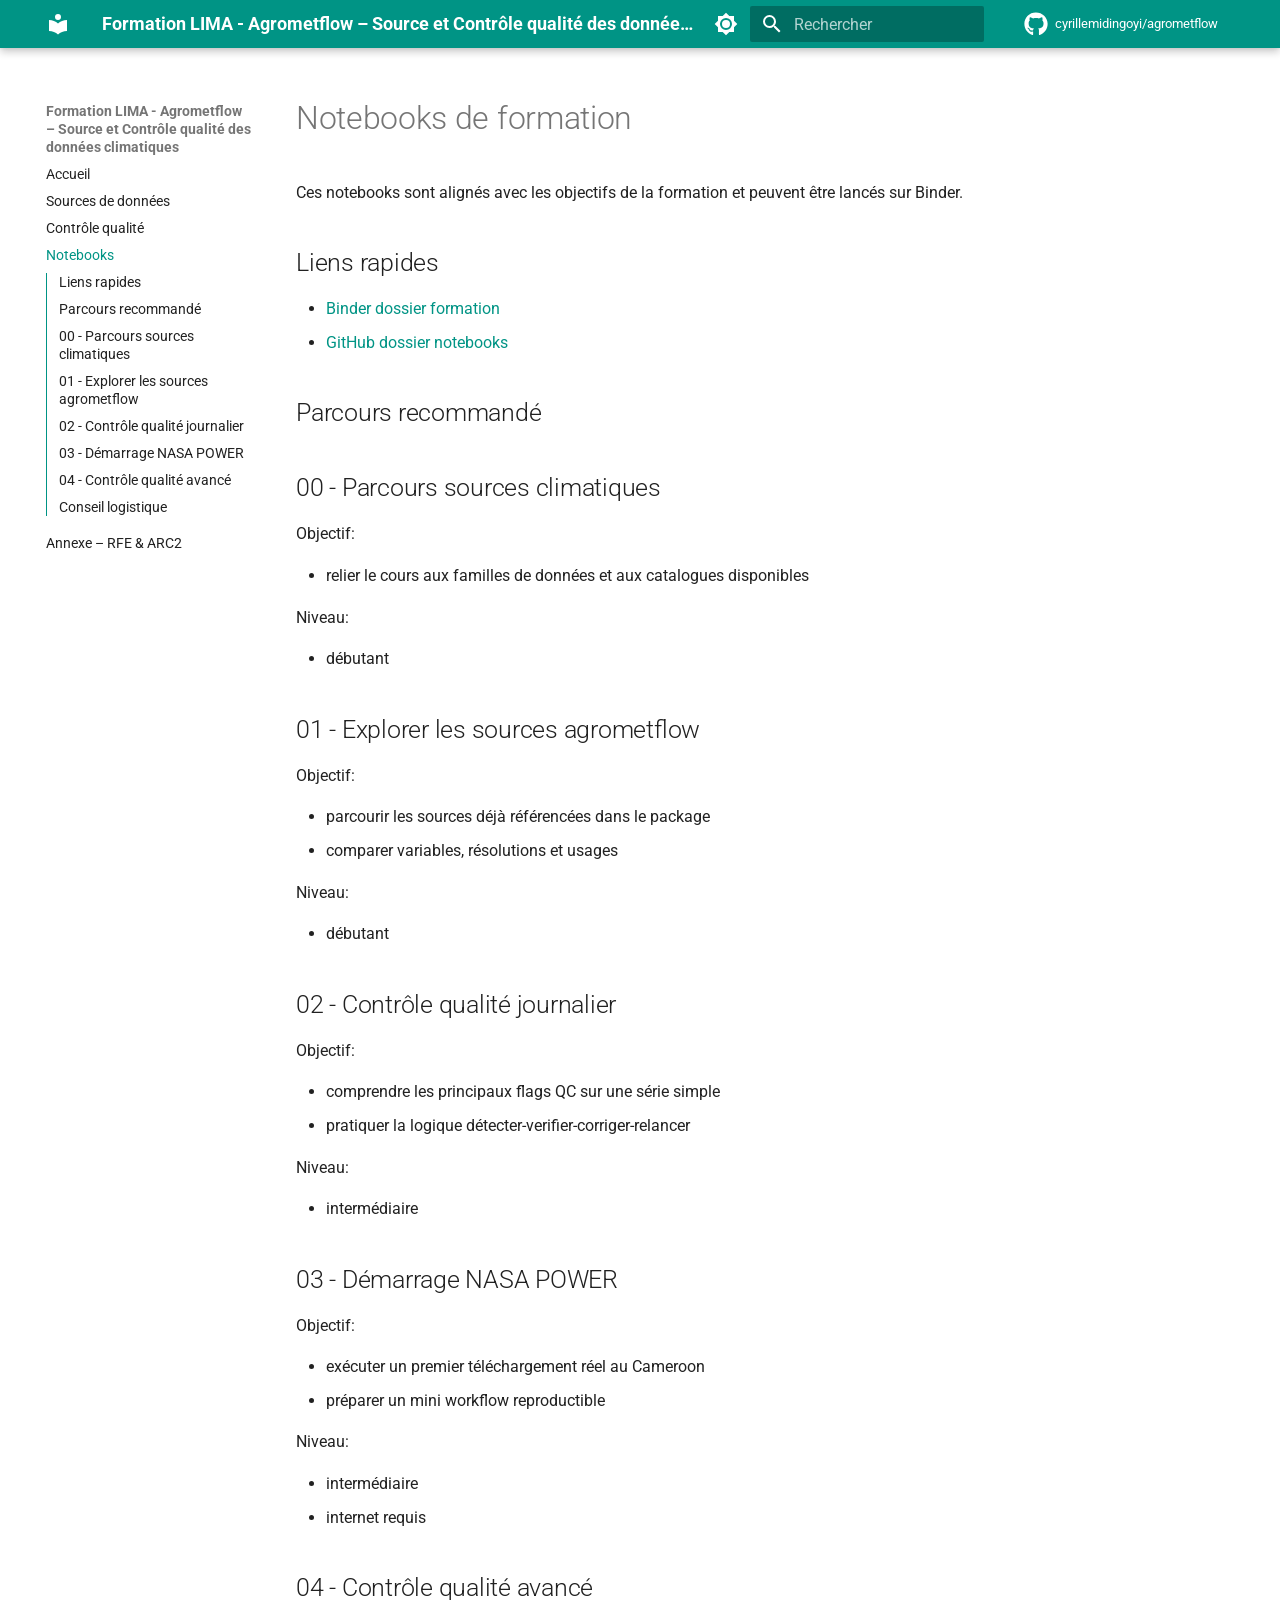
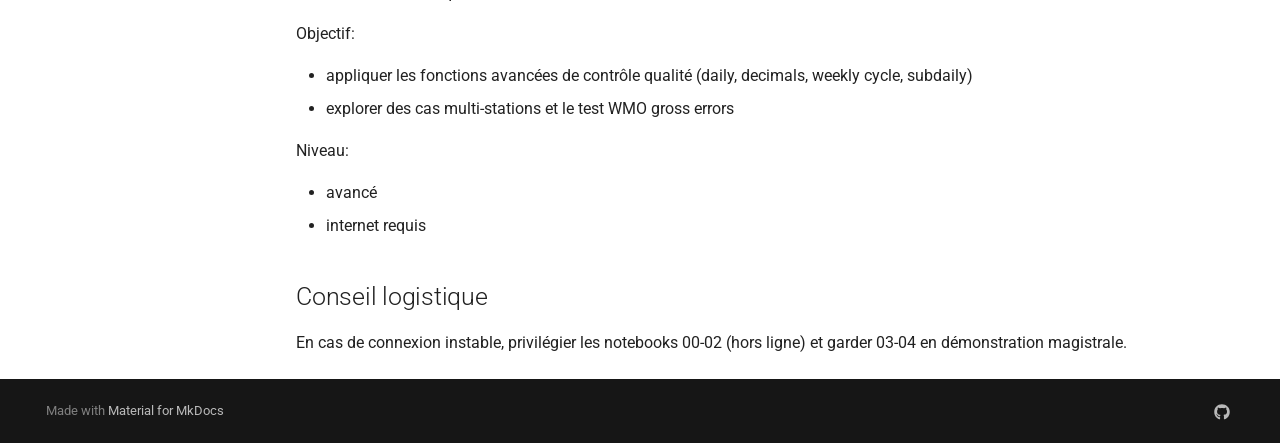
<file: notebooks/index.html>
<!doctype html>
<html lang="fr" class="no-js">
  <head>
    
      <meta charset="utf-8">
      <meta name="viewport" content="width=device-width,initial-scale=1">
      
        <meta name="description" content="Support de formation : sources de données climatiques et contrôle qualité avec agrometflow">
      
      
        <meta name="author" content="Cyrille Midingoyi">
      
      
        <link rel="canonical" href="https://cyrillemidingoyi.github.io/agrometflow/notebooks/">
      
      
        <link rel="prev" href="../controle-qualite/">
      
      
        <link rel="next" href="../rfe-arc2/">
      
      
        
      
      
      <link rel="icon" href="../assets/images/favicon.png">
      <meta name="generator" content="mkdocs-1.6.1, mkdocs-material-9.7.6">
    
    
      
        <title>Notebooks - Formation LIMA - Agrometflow – Source et Contrôle qualité des données climatiques</title>
      
    
    
      <link rel="stylesheet" href="../assets/stylesheets/main.484c7ddc.min.css">
      
        
        <link rel="stylesheet" href="../assets/stylesheets/palette.ab4e12ef.min.css">
      
      


    
    
      
    
    
      
        
        
        <link rel="preconnect" href="https://fonts.gstatic.com" crossorigin>
        <link rel="stylesheet" href="https://fonts.googleapis.com/css?family=Roboto:300,300i,400,400i,700,700i%7CRoboto+Mono:400,400i,700,700i&display=fallback">
        <style>:root{--md-text-font:"Roboto";--md-code-font:"Roboto Mono"}</style>
      
    
    
      <link rel="stylesheet" href="../assets/stylesheets/zoom.css">
    
    <script>__md_scope=new URL("..",location),__md_hash=e=>[...e].reduce(((e,_)=>(e<<5)-e+_.charCodeAt(0)),0),__md_get=(e,_=localStorage,t=__md_scope)=>JSON.parse(_.getItem(t.pathname+"."+e)),__md_set=(e,_,t=localStorage,a=__md_scope)=>{try{t.setItem(a.pathname+"."+e,JSON.stringify(_))}catch(e){}}</script>
    
      

    
    
  </head>
  
  
    
    
      
    
    
    
    
    <body dir="ltr" data-md-color-scheme="default" data-md-color-primary="teal" data-md-color-accent="amber">
  
    
    <input class="md-toggle" data-md-toggle="drawer" type="checkbox" id="__drawer" autocomplete="off">
    <input class="md-toggle" data-md-toggle="search" type="checkbox" id="__search" autocomplete="off">
    <label class="md-overlay" for="__drawer"></label>
    <div data-md-component="skip">
      
        
        <a href="#notebooks-de-formation" class="md-skip">
          Aller au contenu
        </a>
      
    </div>
    <div data-md-component="announce">
      
    </div>
    
    
      

  

<header class="md-header md-header--shadow" data-md-component="header">
  <nav class="md-header__inner md-grid" aria-label="En-tête">
    <a href=".." title="Formation LIMA - Agrometflow – Source et Contrôle qualité des données climatiques" class="md-header__button md-logo" aria-label="Formation LIMA - Agrometflow – Source et Contrôle qualité des données climatiques" data-md-component="logo">
      
  
  <svg xmlns="http://www.w3.org/2000/svg" viewBox="0 0 24 24"><path d="M12 8a3 3 0 0 0 3-3 3 3 0 0 0-3-3 3 3 0 0 0-3 3 3 3 0 0 0 3 3m0 3.54C9.64 9.35 6.5 8 3 8v11c3.5 0 6.64 1.35 9 3.54 2.36-2.19 5.5-3.54 9-3.54V8c-3.5 0-6.64 1.35-9 3.54"/></svg>

    </a>
    <label class="md-header__button md-icon" for="__drawer">
      
      <svg xmlns="http://www.w3.org/2000/svg" viewBox="0 0 24 24"><path d="M3 6h18v2H3zm0 5h18v2H3zm0 5h18v2H3z"/></svg>
    </label>
    <div class="md-header__title" data-md-component="header-title">
      <div class="md-header__ellipsis">
        <div class="md-header__topic">
          <span class="md-ellipsis">
            Formation LIMA - Agrometflow – Source et Contrôle qualité des données climatiques
          </span>
        </div>
        <div class="md-header__topic" data-md-component="header-topic">
          <span class="md-ellipsis">
            
              Notebooks
            
          </span>
        </div>
      </div>
    </div>
    
      
        <form class="md-header__option" data-md-component="palette">
  
    
    
    
    <input class="md-option" data-md-color-media="(prefers-color-scheme: light)" data-md-color-scheme="default" data-md-color-primary="teal" data-md-color-accent="amber"  aria-label="Mode sombre"  type="radio" name="__palette" id="__palette_0">
    
      <label class="md-header__button md-icon" title="Mode sombre" for="__palette_1" hidden>
        <svg xmlns="http://www.w3.org/2000/svg" viewBox="0 0 24 24"><path d="M12 8a4 4 0 0 0-4 4 4 4 0 0 0 4 4 4 4 0 0 0 4-4 4 4 0 0 0-4-4m0 10a6 6 0 0 1-6-6 6 6 0 0 1 6-6 6 6 0 0 1 6 6 6 6 0 0 1-6 6m8-9.31V4h-4.69L12 .69 8.69 4H4v4.69L.69 12 4 15.31V20h4.69L12 23.31 15.31 20H20v-4.69L23.31 12z"/></svg>
      </label>
    
  
    
    
    
    <input class="md-option" data-md-color-media="(prefers-color-scheme: dark)" data-md-color-scheme="slate" data-md-color-primary="teal" data-md-color-accent="amber"  aria-label="Mode clair"  type="radio" name="__palette" id="__palette_1">
    
      <label class="md-header__button md-icon" title="Mode clair" for="__palette_0" hidden>
        <svg xmlns="http://www.w3.org/2000/svg" viewBox="0 0 24 24"><path d="M12 18c-.89 0-1.74-.2-2.5-.55C11.56 16.5 13 14.42 13 12s-1.44-4.5-3.5-5.45C10.26 6.2 11.11 6 12 6a6 6 0 0 1 6 6 6 6 0 0 1-6 6m8-9.31V4h-4.69L12 .69 8.69 4H4v4.69L.69 12 4 15.31V20h4.69L12 23.31 15.31 20H20v-4.69L23.31 12z"/></svg>
      </label>
    
  
</form>
      
    
    
      <script>var palette=__md_get("__palette");if(palette&&palette.color){if("(prefers-color-scheme)"===palette.color.media){var media=matchMedia("(prefers-color-scheme: light)"),input=document.querySelector(media.matches?"[data-md-color-media='(prefers-color-scheme: light)']":"[data-md-color-media='(prefers-color-scheme: dark)']");palette.color.media=input.getAttribute("data-md-color-media"),palette.color.scheme=input.getAttribute("data-md-color-scheme"),palette.color.primary=input.getAttribute("data-md-color-primary"),palette.color.accent=input.getAttribute("data-md-color-accent")}for(var[key,value]of Object.entries(palette.color))document.body.setAttribute("data-md-color-"+key,value)}</script>
    
    
    
      
      
        <label class="md-header__button md-icon" for="__search">
          
          <svg xmlns="http://www.w3.org/2000/svg" viewBox="0 0 24 24"><path d="M9.5 3A6.5 6.5 0 0 1 16 9.5c0 1.61-.59 3.09-1.56 4.23l.27.27h.79l5 5-1.5 1.5-5-5v-.79l-.27-.27A6.52 6.52 0 0 1 9.5 16 6.5 6.5 0 0 1 3 9.5 6.5 6.5 0 0 1 9.5 3m0 2C7 5 5 7 5 9.5S7 14 9.5 14 14 12 14 9.5 12 5 9.5 5"/></svg>
        </label>
        <div class="md-search" data-md-component="search" role="dialog">
  <label class="md-search__overlay" for="__search"></label>
  <div class="md-search__inner" role="search">
    <form class="md-search__form" name="search">
      <input type="text" class="md-search__input" name="query" aria-label="Rechercher" placeholder="Rechercher" autocapitalize="off" autocorrect="off" autocomplete="off" spellcheck="false" data-md-component="search-query" required>
      <label class="md-search__icon md-icon" for="__search">
        
        <svg xmlns="http://www.w3.org/2000/svg" viewBox="0 0 24 24"><path d="M9.5 3A6.5 6.5 0 0 1 16 9.5c0 1.61-.59 3.09-1.56 4.23l.27.27h.79l5 5-1.5 1.5-5-5v-.79l-.27-.27A6.52 6.52 0 0 1 9.5 16 6.5 6.5 0 0 1 3 9.5 6.5 6.5 0 0 1 9.5 3m0 2C7 5 5 7 5 9.5S7 14 9.5 14 14 12 14 9.5 12 5 9.5 5"/></svg>
        
        <svg xmlns="http://www.w3.org/2000/svg" viewBox="0 0 24 24"><path d="M20 11v2H8l5.5 5.5-1.42 1.42L4.16 12l7.92-7.92L13.5 5.5 8 11z"/></svg>
      </label>
      <nav class="md-search__options" aria-label="Recherche">
        
        <button type="reset" class="md-search__icon md-icon" title="Effacer" aria-label="Effacer" tabindex="-1">
          
          <svg xmlns="http://www.w3.org/2000/svg" viewBox="0 0 24 24"><path d="M19 6.41 17.59 5 12 10.59 6.41 5 5 6.41 10.59 12 5 17.59 6.41 19 12 13.41 17.59 19 19 17.59 13.41 12z"/></svg>
        </button>
      </nav>
      
    </form>
    <div class="md-search__output">
      <div class="md-search__scrollwrap" tabindex="0" data-md-scrollfix>
        <div class="md-search-result" data-md-component="search-result">
          <div class="md-search-result__meta">
            Initialisation de la recherche
          </div>
          <ol class="md-search-result__list" role="presentation"></ol>
        </div>
      </div>
    </div>
  </div>
</div>
      
    
    
      <div class="md-header__source">
        <a href="https://github.com/cyrillemidingoyi/agrometflow" title="Aller au dépôt" class="md-source" data-md-component="source">
  <div class="md-source__icon md-icon">
    
    <svg xmlns="http://www.w3.org/2000/svg" viewBox="0 0 512 512"><!--! Font Awesome Free 7.1.0 by @fontawesome - https://fontawesome.com License - https://fontawesome.com/license/free (Icons: CC BY 4.0, Fonts: SIL OFL 1.1, Code: MIT License) Copyright 2025 Fonticons, Inc.--><path d="M173.9 397.4c0 2-2.3 3.6-5.2 3.6-3.3.3-5.6-1.3-5.6-3.6 0-2 2.3-3.6 5.2-3.6 3-.3 5.6 1.3 5.6 3.6m-31.1-4.5c-.7 2 1.3 4.3 4.3 4.9 2.6 1 5.6 0 6.2-2s-1.3-4.3-4.3-5.2c-2.6-.7-5.5.3-6.2 2.3m44.2-1.7c-2.9.7-4.9 2.6-4.6 4.9.3 2 2.9 3.3 5.9 2.6 2.9-.7 4.9-2.6 4.6-4.6-.3-1.9-3-3.2-5.9-2.9M252.8 8C114.1 8 8 113.3 8 252c0 110.9 69.8 205.8 169.5 239.2 12.8 2.3 17.3-5.6 17.3-12.1 0-6.2-.3-40.4-.3-61.4 0 0-70 15-84.7-29.8 0 0-11.4-29.1-27.8-36.6 0 0-22.9-15.7 1.6-15.4 0 0 24.9 2 38.6 25.8 21.9 38.6 58.6 27.5 72.9 20.9 2.3-16 8.8-27.1 16-33.7-55.9-6.2-112.3-14.3-112.3-110.5 0-27.5 7.6-41.3 23.6-58.9-2.6-6.5-11.1-33.3 2.6-67.9 20.9-6.5 69 27 69 27 20-5.6 41.5-8.5 62.8-8.5s42.8 2.9 62.8 8.5c0 0 48.1-33.6 69-27 13.7 34.7 5.2 61.4 2.6 67.9 16 17.7 25.8 31.5 25.8 58.9 0 96.5-58.9 104.2-114.8 110.5 9.2 7.9 17 22.9 17 46.4 0 33.7-.3 75.4-.3 83.6 0 6.5 4.6 14.4 17.3 12.1C436.2 457.8 504 362.9 504 252 504 113.3 391.5 8 252.8 8M105.2 352.9c-1.3 1-1 3.3.7 5.2 1.6 1.6 3.9 2.3 5.2 1 1.3-1 1-3.3-.7-5.2-1.6-1.6-3.9-2.3-5.2-1m-10.8-8.1c-.7 1.3.3 2.9 2.3 3.9 1.6 1 3.6.7 4.3-.7.7-1.3-.3-2.9-2.3-3.9-2-.6-3.6-.3-4.3.7m32.4 35.6c-1.6 1.3-1 4.3 1.3 6.2 2.3 2.3 5.2 2.6 6.5 1 1.3-1.3.7-4.3-1.3-6.2-2.2-2.3-5.2-2.6-6.5-1m-11.4-14.7c-1.6 1-1.6 3.6 0 5.9s4.3 3.3 5.6 2.3c1.6-1.3 1.6-3.9 0-6.2-1.4-2.3-4-3.3-5.6-2"/></svg>
  </div>
  <div class="md-source__repository">
    cyrillemidingoyi/agrometflow
  </div>
</a>
      </div>
    
  </nav>
  
</header>
    
    <div class="md-container" data-md-component="container">
      
      
        
          
        
      
      <main class="md-main" data-md-component="main">
        <div class="md-main__inner md-grid">
          
            
              
              <div class="md-sidebar md-sidebar--primary" data-md-component="sidebar" data-md-type="navigation" >
                <div class="md-sidebar__scrollwrap">
                  <div class="md-sidebar__inner">
                    



  

<nav class="md-nav md-nav--primary md-nav--integrated" aria-label="Navigation" data-md-level="0">
  <label class="md-nav__title" for="__drawer">
    <a href=".." title="Formation LIMA - Agrometflow – Source et Contrôle qualité des données climatiques" class="md-nav__button md-logo" aria-label="Formation LIMA - Agrometflow – Source et Contrôle qualité des données climatiques" data-md-component="logo">
      
  
  <svg xmlns="http://www.w3.org/2000/svg" viewBox="0 0 24 24"><path d="M12 8a3 3 0 0 0 3-3 3 3 0 0 0-3-3 3 3 0 0 0-3 3 3 3 0 0 0 3 3m0 3.54C9.64 9.35 6.5 8 3 8v11c3.5 0 6.64 1.35 9 3.54 2.36-2.19 5.5-3.54 9-3.54V8c-3.5 0-6.64 1.35-9 3.54"/></svg>

    </a>
    Formation LIMA - Agrometflow – Source et Contrôle qualité des données climatiques
  </label>
  
    <div class="md-nav__source">
      <a href="https://github.com/cyrillemidingoyi/agrometflow" title="Aller au dépôt" class="md-source" data-md-component="source">
  <div class="md-source__icon md-icon">
    
    <svg xmlns="http://www.w3.org/2000/svg" viewBox="0 0 512 512"><!--! Font Awesome Free 7.1.0 by @fontawesome - https://fontawesome.com License - https://fontawesome.com/license/free (Icons: CC BY 4.0, Fonts: SIL OFL 1.1, Code: MIT License) Copyright 2025 Fonticons, Inc.--><path d="M173.9 397.4c0 2-2.3 3.6-5.2 3.6-3.3.3-5.6-1.3-5.6-3.6 0-2 2.3-3.6 5.2-3.6 3-.3 5.6 1.3 5.6 3.6m-31.1-4.5c-.7 2 1.3 4.3 4.3 4.9 2.6 1 5.6 0 6.2-2s-1.3-4.3-4.3-5.2c-2.6-.7-5.5.3-6.2 2.3m44.2-1.7c-2.9.7-4.9 2.6-4.6 4.9.3 2 2.9 3.3 5.9 2.6 2.9-.7 4.9-2.6 4.6-4.6-.3-1.9-3-3.2-5.9-2.9M252.8 8C114.1 8 8 113.3 8 252c0 110.9 69.8 205.8 169.5 239.2 12.8 2.3 17.3-5.6 17.3-12.1 0-6.2-.3-40.4-.3-61.4 0 0-70 15-84.7-29.8 0 0-11.4-29.1-27.8-36.6 0 0-22.9-15.7 1.6-15.4 0 0 24.9 2 38.6 25.8 21.9 38.6 58.6 27.5 72.9 20.9 2.3-16 8.8-27.1 16-33.7-55.9-6.2-112.3-14.3-112.3-110.5 0-27.5 7.6-41.3 23.6-58.9-2.6-6.5-11.1-33.3 2.6-67.9 20.9-6.5 69 27 69 27 20-5.6 41.5-8.5 62.8-8.5s42.8 2.9 62.8 8.5c0 0 48.1-33.6 69-27 13.7 34.7 5.2 61.4 2.6 67.9 16 17.7 25.8 31.5 25.8 58.9 0 96.5-58.9 104.2-114.8 110.5 9.2 7.9 17 22.9 17 46.4 0 33.7-.3 75.4-.3 83.6 0 6.5 4.6 14.4 17.3 12.1C436.2 457.8 504 362.9 504 252 504 113.3 391.5 8 252.8 8M105.2 352.9c-1.3 1-1 3.3.7 5.2 1.6 1.6 3.9 2.3 5.2 1 1.3-1 1-3.3-.7-5.2-1.6-1.6-3.9-2.3-5.2-1m-10.8-8.1c-.7 1.3.3 2.9 2.3 3.9 1.6 1 3.6.7 4.3-.7.7-1.3-.3-2.9-2.3-3.9-2-.6-3.6-.3-4.3.7m32.4 35.6c-1.6 1.3-1 4.3 1.3 6.2 2.3 2.3 5.2 2.6 6.5 1 1.3-1.3.7-4.3-1.3-6.2-2.2-2.3-5.2-2.6-6.5-1m-11.4-14.7c-1.6 1-1.6 3.6 0 5.9s4.3 3.3 5.6 2.3c1.6-1.3 1.6-3.9 0-6.2-1.4-2.3-4-3.3-5.6-2"/></svg>
  </div>
  <div class="md-source__repository">
    cyrillemidingoyi/agrometflow
  </div>
</a>
    </div>
  
  <ul class="md-nav__list" data-md-scrollfix>
    
      
      
  
  
  
  
    <li class="md-nav__item">
      <a href=".." class="md-nav__link">
        
  
  
  <span class="md-ellipsis">
    
  
    Accueil
  

    
  </span>
  
  

      </a>
    </li>
  

    
      
      
  
  
  
  
    <li class="md-nav__item">
      <a href="../sources/" class="md-nav__link">
        
  
  
  <span class="md-ellipsis">
    
  
    Sources de données
  

    
  </span>
  
  

      </a>
    </li>
  

    
      
      
  
  
  
  
    <li class="md-nav__item">
      <a href="../controle-qualite/" class="md-nav__link">
        
  
  
  <span class="md-ellipsis">
    
  
    Contrôle qualité
  

    
  </span>
  
  

      </a>
    </li>
  

    
      
      
  
  
    
  
  
  
    <li class="md-nav__item md-nav__item--active">
      
      <input class="md-nav__toggle md-toggle" type="checkbox" id="__toc">
      
      
        
      
      
        <label class="md-nav__link md-nav__link--active" for="__toc">
          
  
  
  <span class="md-ellipsis">
    
  
    Notebooks
  

    
  </span>
  
  

          <span class="md-nav__icon md-icon"></span>
        </label>
      
      <a href="./" class="md-nav__link md-nav__link--active">
        
  
  
  <span class="md-ellipsis">
    
  
    Notebooks
  

    
  </span>
  
  

      </a>
      
        

<nav class="md-nav md-nav--secondary" aria-label="Table des matières">
  
  
  
    
  
  
    <label class="md-nav__title" for="__toc">
      <span class="md-nav__icon md-icon"></span>
      Table des matières
    </label>
    <ul class="md-nav__list" data-md-component="toc" data-md-scrollfix>
      
        <li class="md-nav__item">
  <a href="#liens-rapides" class="md-nav__link">
    <span class="md-ellipsis">
      
        Liens rapides
      
    </span>
  </a>
  
</li>
      
        <li class="md-nav__item">
  <a href="#parcours-recommande" class="md-nav__link">
    <span class="md-ellipsis">
      
        Parcours recommandé
      
    </span>
  </a>
  
</li>
      
        <li class="md-nav__item">
  <a href="#00-parcours-sources-climatiques" class="md-nav__link">
    <span class="md-ellipsis">
      
        00 - Parcours sources climatiques
      
    </span>
  </a>
  
</li>
      
        <li class="md-nav__item">
  <a href="#01-explorer-les-sources-agrometflow" class="md-nav__link">
    <span class="md-ellipsis">
      
        01 - Explorer les sources agrometflow
      
    </span>
  </a>
  
</li>
      
        <li class="md-nav__item">
  <a href="#02-controle-qualite-journalier" class="md-nav__link">
    <span class="md-ellipsis">
      
        02 - Contrôle qualité journalier
      
    </span>
  </a>
  
</li>
      
        <li class="md-nav__item">
  <a href="#03-demarrage-nasa-power" class="md-nav__link">
    <span class="md-ellipsis">
      
        03 - Démarrage NASA POWER
      
    </span>
  </a>
  
</li>
      
        <li class="md-nav__item">
  <a href="#04-controle-qualite-avance" class="md-nav__link">
    <span class="md-ellipsis">
      
        04 - Contrôle qualité avancé
      
    </span>
  </a>
  
</li>
      
        <li class="md-nav__item">
  <a href="#conseil-logistique" class="md-nav__link">
    <span class="md-ellipsis">
      
        Conseil logistique
      
    </span>
  </a>
  
</li>
      
    </ul>
  
</nav>
      
    </li>
  

    
      
      
  
  
  
  
    <li class="md-nav__item">
      <a href="../rfe-arc2/" class="md-nav__link">
        
  
  
  <span class="md-ellipsis">
    
  
    Annexe – RFE & ARC2
  

    
  </span>
  
  

      </a>
    </li>
  

    
  </ul>
</nav>
                  </div>
                </div>
              </div>
            
            
          
          
            <div class="md-content" data-md-component="content">
              
              <article class="md-content__inner md-typeset">
                
                  


  
  


<h1 id="notebooks-de-formation">Notebooks de formation<a class="headerlink" href="#notebooks-de-formation" title="Permanent link">&para;</a></h1>
<p>Ces notebooks sont alignés avec les objectifs de la formation et peuvent être lancés sur Binder.</p>
<h2 id="liens-rapides">Liens rapides<a class="headerlink" href="#liens-rapides" title="Permanent link">&para;</a></h2>
<ul>
<li><a href="https://mybinder.org/v2/gh/cyrillemidingoyi/agrometflow/HEAD?urlpath=lab/tree/notebooks/formation_cameroon">Binder dossier formation</a></li>
<li><a href="https://github.com/cyrillemidingoyi/agrometflow/tree/HEAD/notebooks/formation_cameroon">GitHub dossier notebooks</a></li>
</ul>
<h2 id="parcours-recommande">Parcours recommandé<a class="headerlink" href="#parcours-recommande" title="Permanent link">&para;</a></h2>
<h2 id="00-parcours-sources-climatiques">00 - Parcours sources climatiques<a class="headerlink" href="#00-parcours-sources-climatiques" title="Permanent link">&para;</a></h2>
<p>Objectif:</p>
<ul>
<li>relier le cours aux familles de données et aux catalogues disponibles</li>
</ul>
<p>Niveau:</p>
<ul>
<li>débutant</li>
</ul>
<h2 id="01-explorer-les-sources-agrometflow">01 - Explorer les sources agrometflow<a class="headerlink" href="#01-explorer-les-sources-agrometflow" title="Permanent link">&para;</a></h2>
<p>Objectif:</p>
<ul>
<li>parcourir les sources déjà référencées dans le package</li>
<li>comparer variables, résolutions et usages</li>
</ul>
<p>Niveau:</p>
<ul>
<li>débutant</li>
</ul>
<h2 id="02-controle-qualite-journalier">02 - Contrôle qualité journalier<a class="headerlink" href="#02-controle-qualite-journalier" title="Permanent link">&para;</a></h2>
<p>Objectif:</p>
<ul>
<li>comprendre les principaux flags QC sur une série simple</li>
<li>pratiquer la logique détecter-verifier-corriger-relancer</li>
</ul>
<p>Niveau:</p>
<ul>
<li>intermédiaire</li>
</ul>
<h2 id="03-demarrage-nasa-power">03 - Démarrage NASA POWER<a class="headerlink" href="#03-demarrage-nasa-power" title="Permanent link">&para;</a></h2>
<p>Objectif:</p>
<ul>
<li>exécuter un premier téléchargement réel au Cameroon</li>
<li>préparer un mini workflow reproductible</li>
</ul>
<p>Niveau:</p>
<ul>
<li>intermédiaire</li>
<li>internet requis</li>
</ul>
<h2 id="04-controle-qualite-avance">04 - Contrôle qualité avancé<a class="headerlink" href="#04-controle-qualite-avance" title="Permanent link">&para;</a></h2>
<p>Objectif:</p>
<ul>
<li>appliquer les fonctions avancées de contrôle qualité (daily, decimals, weekly cycle, subdaily)</li>
<li>explorer des cas multi-stations et le test WMO gross errors</li>
</ul>
<p>Niveau:</p>
<ul>
<li>avancé</li>
<li>internet requis</li>
</ul>
<h2 id="conseil-logistique">Conseil logistique<a class="headerlink" href="#conseil-logistique" title="Permanent link">&para;</a></h2>
<p>En cas de connexion instable, privilégier les notebooks 00-02 (hors ligne) et garder 03-04 en démonstration magistrale.</p>












                
              </article>
            </div>
          
          
<script>var target=document.getElementById(location.hash.slice(1));target&&target.name&&(target.checked=target.name.startsWith("__tabbed_"))</script>
        </div>
        
          <button type="button" class="md-top md-icon" data-md-component="top" hidden>
  
  <svg xmlns="http://www.w3.org/2000/svg" viewBox="0 0 24 24"><path d="M13 20h-2V8l-5.5 5.5-1.42-1.42L12 4.16l7.92 7.92-1.42 1.42L13 8z"/></svg>
  Retour en haut de la page
</button>
        
      </main>
      
        <footer class="md-footer">
  
  <div class="md-footer-meta md-typeset">
    <div class="md-footer-meta__inner md-grid">
      <div class="md-copyright">
  
  
    Made with
    <a href="https://squidfunk.github.io/mkdocs-material/" target="_blank" rel="noopener">
      Material for MkDocs
    </a>
  
</div>
      
        
<div class="md-social">
  
    
    
    
    
      
      
    
    <a href="https://github.com/cyrillemidingoyi/agrometflow" target="_blank" rel="noopener" title="github.com" class="md-social__link">
      <svg xmlns="http://www.w3.org/2000/svg" viewBox="0 0 512 512"><!--! Font Awesome Free 7.1.0 by @fontawesome - https://fontawesome.com License - https://fontawesome.com/license/free (Icons: CC BY 4.0, Fonts: SIL OFL 1.1, Code: MIT License) Copyright 2025 Fonticons, Inc.--><path d="M173.9 397.4c0 2-2.3 3.6-5.2 3.6-3.3.3-5.6-1.3-5.6-3.6 0-2 2.3-3.6 5.2-3.6 3-.3 5.6 1.3 5.6 3.6m-31.1-4.5c-.7 2 1.3 4.3 4.3 4.9 2.6 1 5.6 0 6.2-2s-1.3-4.3-4.3-5.2c-2.6-.7-5.5.3-6.2 2.3m44.2-1.7c-2.9.7-4.9 2.6-4.6 4.9.3 2 2.9 3.3 5.9 2.6 2.9-.7 4.9-2.6 4.6-4.6-.3-1.9-3-3.2-5.9-2.9M252.8 8C114.1 8 8 113.3 8 252c0 110.9 69.8 205.8 169.5 239.2 12.8 2.3 17.3-5.6 17.3-12.1 0-6.2-.3-40.4-.3-61.4 0 0-70 15-84.7-29.8 0 0-11.4-29.1-27.8-36.6 0 0-22.9-15.7 1.6-15.4 0 0 24.9 2 38.6 25.8 21.9 38.6 58.6 27.5 72.9 20.9 2.3-16 8.8-27.1 16-33.7-55.9-6.2-112.3-14.3-112.3-110.5 0-27.5 7.6-41.3 23.6-58.9-2.6-6.5-11.1-33.3 2.6-67.9 20.9-6.5 69 27 69 27 20-5.6 41.5-8.5 62.8-8.5s42.8 2.9 62.8 8.5c0 0 48.1-33.6 69-27 13.7 34.7 5.2 61.4 2.6 67.9 16 17.7 25.8 31.5 25.8 58.9 0 96.5-58.9 104.2-114.8 110.5 9.2 7.9 17 22.9 17 46.4 0 33.7-.3 75.4-.3 83.6 0 6.5 4.6 14.4 17.3 12.1C436.2 457.8 504 362.9 504 252 504 113.3 391.5 8 252.8 8M105.2 352.9c-1.3 1-1 3.3.7 5.2 1.6 1.6 3.9 2.3 5.2 1 1.3-1 1-3.3-.7-5.2-1.6-1.6-3.9-2.3-5.2-1m-10.8-8.1c-.7 1.3.3 2.9 2.3 3.9 1.6 1 3.6.7 4.3-.7.7-1.3-.3-2.9-2.3-3.9-2-.6-3.6-.3-4.3.7m32.4 35.6c-1.6 1.3-1 4.3 1.3 6.2 2.3 2.3 5.2 2.6 6.5 1 1.3-1.3.7-4.3-1.3-6.2-2.2-2.3-5.2-2.6-6.5-1m-11.4-14.7c-1.6 1-1.6 3.6 0 5.9s4.3 3.3 5.6 2.3c1.6-1.3 1.6-3.9 0-6.2-1.4-2.3-4-3.3-5.6-2"/></svg>
    </a>
  
</div>
      
    </div>
  </div>
</footer>
      
    </div>
    <div class="md-dialog" data-md-component="dialog">
      <div class="md-dialog__inner md-typeset"></div>
    </div>
    
    
    
      
      
      <script id="__config" type="application/json">{"annotate": null, "base": "..", "features": ["navigation.instant", "navigation.sections", "navigation.top", "toc.integrate", "content.code.copy"], "search": "../assets/javascripts/workers/search.2c215733.min.js", "tags": null, "translations": {"clipboard.copied": "Copi\u00e9 dans le presse-papier", "clipboard.copy": "Copier dans le presse-papier", "search.result.more.one": "1 de plus sur cette page", "search.result.more.other": "# de plus sur cette page", "search.result.none": "Aucun document trouv\u00e9", "search.result.one": "1 document trouv\u00e9", "search.result.other": "# documents trouv\u00e9s", "search.result.placeholder": "Taper pour d\u00e9marrer la recherche", "search.result.term.missing": "Non trouv\u00e9", "select.version": "S\u00e9lectionner la version"}, "version": null}</script>
    
    
      <script src="../assets/javascripts/bundle.79ae519e.min.js"></script>
      
        <script src="../assets/javascripts/zoom.js"></script>
      
    
  </body>
</html>
</file>
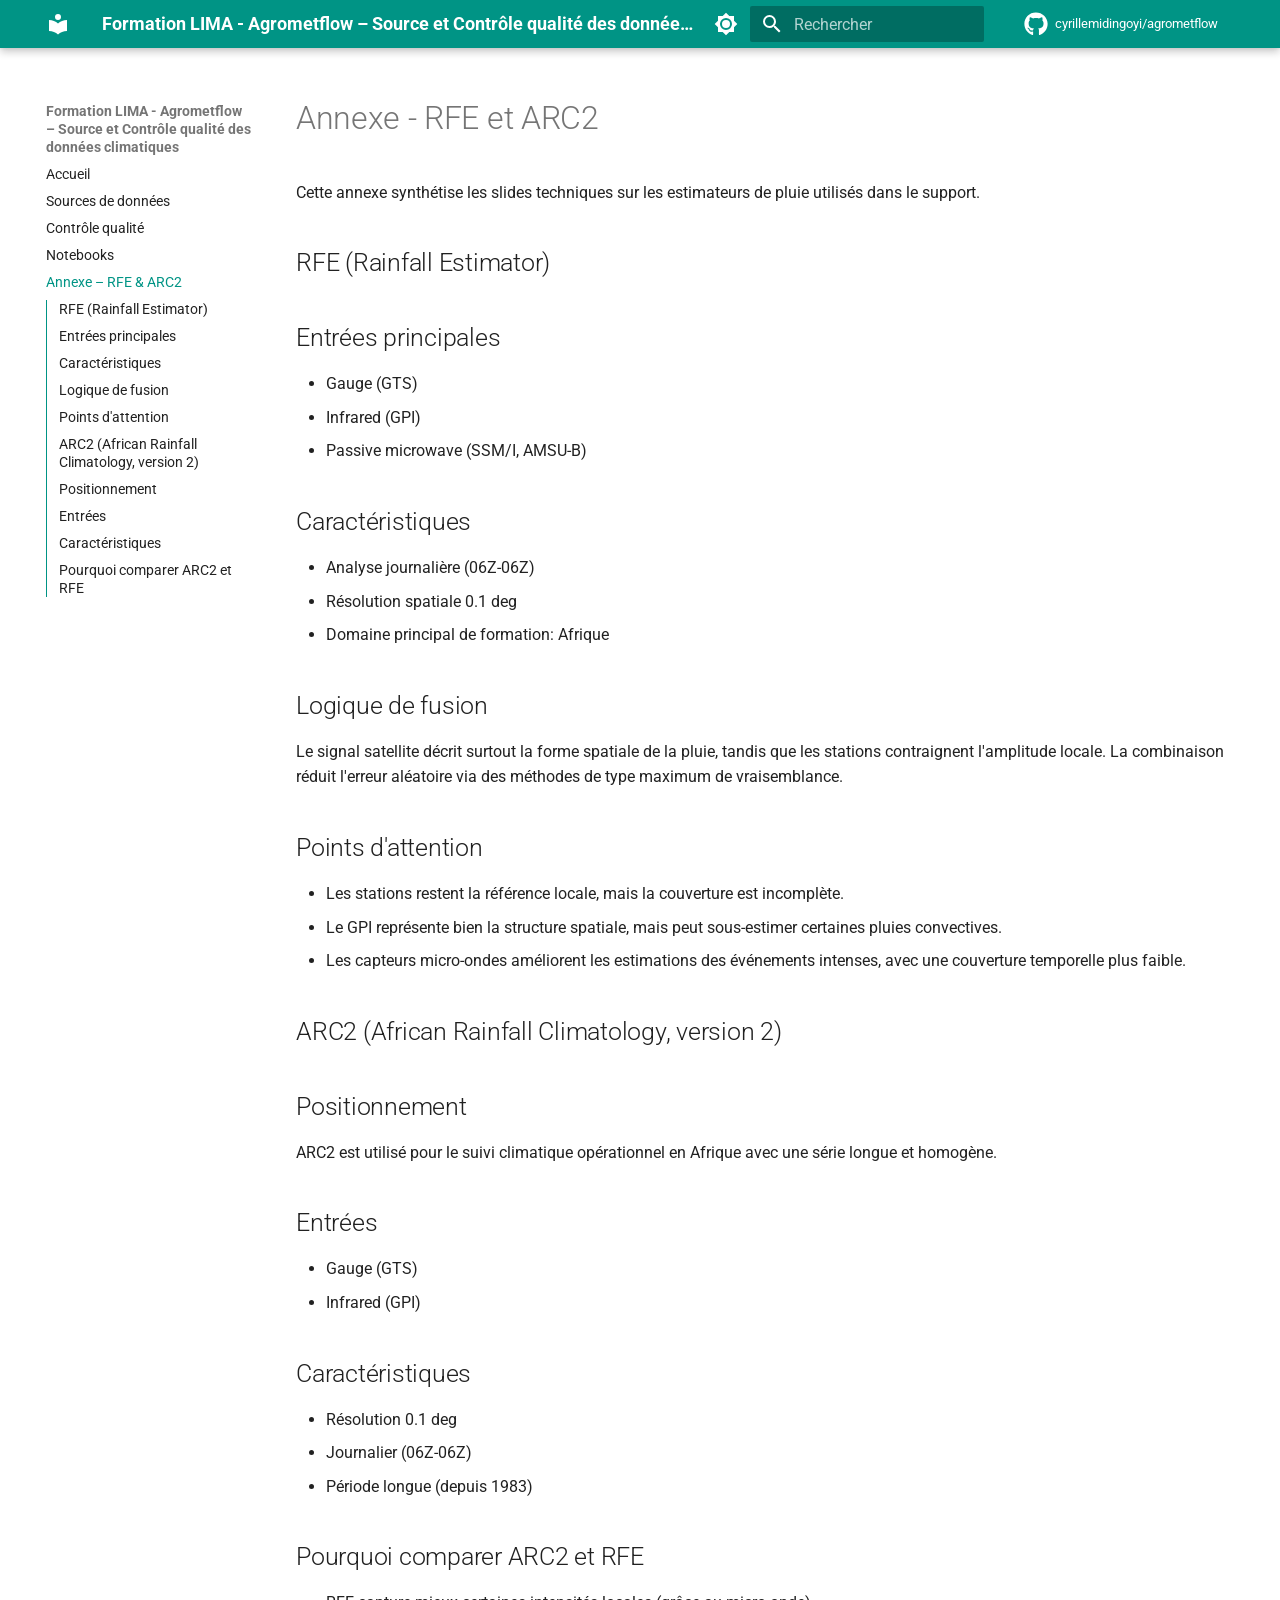
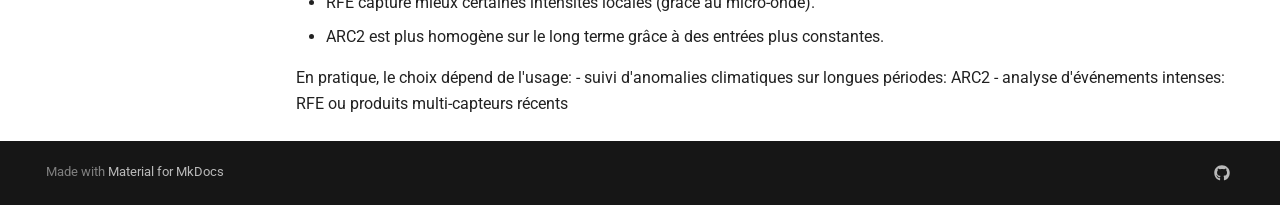
<file: rfe-arc2/index.html>
<!doctype html>
<html lang="fr" class="no-js">
  <head>
    
      <meta charset="utf-8">
      <meta name="viewport" content="width=device-width,initial-scale=1">
      
        <meta name="description" content="Support de formation : sources de données climatiques et contrôle qualité avec agrometflow">
      
      
        <meta name="author" content="Cyrille Midingoyi">
      
      
        <link rel="canonical" href="https://cyrillemidingoyi.github.io/agrometflow/rfe-arc2/">
      
      
        <link rel="prev" href="../notebooks/">
      
      
      
        
      
      
      <link rel="icon" href="../assets/images/favicon.png">
      <meta name="generator" content="mkdocs-1.6.1, mkdocs-material-9.7.6">
    
    
      
        <title>Annexe – RFE & ARC2 - Formation LIMA - Agrometflow – Source et Contrôle qualité des données climatiques</title>
      
    
    
      <link rel="stylesheet" href="../assets/stylesheets/main.484c7ddc.min.css">
      
        
        <link rel="stylesheet" href="../assets/stylesheets/palette.ab4e12ef.min.css">
      
      


    
    
      
    
    
      
        
        
        <link rel="preconnect" href="https://fonts.gstatic.com" crossorigin>
        <link rel="stylesheet" href="https://fonts.googleapis.com/css?family=Roboto:300,300i,400,400i,700,700i%7CRoboto+Mono:400,400i,700,700i&display=fallback">
        <style>:root{--md-text-font:"Roboto";--md-code-font:"Roboto Mono"}</style>
      
    
    
      <link rel="stylesheet" href="../assets/stylesheets/zoom.css">
    
    <script>__md_scope=new URL("..",location),__md_hash=e=>[...e].reduce(((e,_)=>(e<<5)-e+_.charCodeAt(0)),0),__md_get=(e,_=localStorage,t=__md_scope)=>JSON.parse(_.getItem(t.pathname+"."+e)),__md_set=(e,_,t=localStorage,a=__md_scope)=>{try{t.setItem(a.pathname+"."+e,JSON.stringify(_))}catch(e){}}</script>
    
      

    
    
  </head>
  
  
    
    
      
    
    
    
    
    <body dir="ltr" data-md-color-scheme="default" data-md-color-primary="teal" data-md-color-accent="amber">
  
    
    <input class="md-toggle" data-md-toggle="drawer" type="checkbox" id="__drawer" autocomplete="off">
    <input class="md-toggle" data-md-toggle="search" type="checkbox" id="__search" autocomplete="off">
    <label class="md-overlay" for="__drawer"></label>
    <div data-md-component="skip">
      
        
        <a href="#annexe-rfe-et-arc2" class="md-skip">
          Aller au contenu
        </a>
      
    </div>
    <div data-md-component="announce">
      
    </div>
    
    
      

  

<header class="md-header md-header--shadow" data-md-component="header">
  <nav class="md-header__inner md-grid" aria-label="En-tête">
    <a href=".." title="Formation LIMA - Agrometflow – Source et Contrôle qualité des données climatiques" class="md-header__button md-logo" aria-label="Formation LIMA - Agrometflow – Source et Contrôle qualité des données climatiques" data-md-component="logo">
      
  
  <svg xmlns="http://www.w3.org/2000/svg" viewBox="0 0 24 24"><path d="M12 8a3 3 0 0 0 3-3 3 3 0 0 0-3-3 3 3 0 0 0-3 3 3 3 0 0 0 3 3m0 3.54C9.64 9.35 6.5 8 3 8v11c3.5 0 6.64 1.35 9 3.54 2.36-2.19 5.5-3.54 9-3.54V8c-3.5 0-6.64 1.35-9 3.54"/></svg>

    </a>
    <label class="md-header__button md-icon" for="__drawer">
      
      <svg xmlns="http://www.w3.org/2000/svg" viewBox="0 0 24 24"><path d="M3 6h18v2H3zm0 5h18v2H3zm0 5h18v2H3z"/></svg>
    </label>
    <div class="md-header__title" data-md-component="header-title">
      <div class="md-header__ellipsis">
        <div class="md-header__topic">
          <span class="md-ellipsis">
            Formation LIMA - Agrometflow – Source et Contrôle qualité des données climatiques
          </span>
        </div>
        <div class="md-header__topic" data-md-component="header-topic">
          <span class="md-ellipsis">
            
              Annexe – RFE & ARC2
            
          </span>
        </div>
      </div>
    </div>
    
      
        <form class="md-header__option" data-md-component="palette">
  
    
    
    
    <input class="md-option" data-md-color-media="(prefers-color-scheme: light)" data-md-color-scheme="default" data-md-color-primary="teal" data-md-color-accent="amber"  aria-label="Mode sombre"  type="radio" name="__palette" id="__palette_0">
    
      <label class="md-header__button md-icon" title="Mode sombre" for="__palette_1" hidden>
        <svg xmlns="http://www.w3.org/2000/svg" viewBox="0 0 24 24"><path d="M12 8a4 4 0 0 0-4 4 4 4 0 0 0 4 4 4 4 0 0 0 4-4 4 4 0 0 0-4-4m0 10a6 6 0 0 1-6-6 6 6 0 0 1 6-6 6 6 0 0 1 6 6 6 6 0 0 1-6 6m8-9.31V4h-4.69L12 .69 8.69 4H4v4.69L.69 12 4 15.31V20h4.69L12 23.31 15.31 20H20v-4.69L23.31 12z"/></svg>
      </label>
    
  
    
    
    
    <input class="md-option" data-md-color-media="(prefers-color-scheme: dark)" data-md-color-scheme="slate" data-md-color-primary="teal" data-md-color-accent="amber"  aria-label="Mode clair"  type="radio" name="__palette" id="__palette_1">
    
      <label class="md-header__button md-icon" title="Mode clair" for="__palette_0" hidden>
        <svg xmlns="http://www.w3.org/2000/svg" viewBox="0 0 24 24"><path d="M12 18c-.89 0-1.74-.2-2.5-.55C11.56 16.5 13 14.42 13 12s-1.44-4.5-3.5-5.45C10.26 6.2 11.11 6 12 6a6 6 0 0 1 6 6 6 6 0 0 1-6 6m8-9.31V4h-4.69L12 .69 8.69 4H4v4.69L.69 12 4 15.31V20h4.69L12 23.31 15.31 20H20v-4.69L23.31 12z"/></svg>
      </label>
    
  
</form>
      
    
    
      <script>var palette=__md_get("__palette");if(palette&&palette.color){if("(prefers-color-scheme)"===palette.color.media){var media=matchMedia("(prefers-color-scheme: light)"),input=document.querySelector(media.matches?"[data-md-color-media='(prefers-color-scheme: light)']":"[data-md-color-media='(prefers-color-scheme: dark)']");palette.color.media=input.getAttribute("data-md-color-media"),palette.color.scheme=input.getAttribute("data-md-color-scheme"),palette.color.primary=input.getAttribute("data-md-color-primary"),palette.color.accent=input.getAttribute("data-md-color-accent")}for(var[key,value]of Object.entries(palette.color))document.body.setAttribute("data-md-color-"+key,value)}</script>
    
    
    
      
      
        <label class="md-header__button md-icon" for="__search">
          
          <svg xmlns="http://www.w3.org/2000/svg" viewBox="0 0 24 24"><path d="M9.5 3A6.5 6.5 0 0 1 16 9.5c0 1.61-.59 3.09-1.56 4.23l.27.27h.79l5 5-1.5 1.5-5-5v-.79l-.27-.27A6.52 6.52 0 0 1 9.5 16 6.5 6.5 0 0 1 3 9.5 6.5 6.5 0 0 1 9.5 3m0 2C7 5 5 7 5 9.5S7 14 9.5 14 14 12 14 9.5 12 5 9.5 5"/></svg>
        </label>
        <div class="md-search" data-md-component="search" role="dialog">
  <label class="md-search__overlay" for="__search"></label>
  <div class="md-search__inner" role="search">
    <form class="md-search__form" name="search">
      <input type="text" class="md-search__input" name="query" aria-label="Rechercher" placeholder="Rechercher" autocapitalize="off" autocorrect="off" autocomplete="off" spellcheck="false" data-md-component="search-query" required>
      <label class="md-search__icon md-icon" for="__search">
        
        <svg xmlns="http://www.w3.org/2000/svg" viewBox="0 0 24 24"><path d="M9.5 3A6.5 6.5 0 0 1 16 9.5c0 1.61-.59 3.09-1.56 4.23l.27.27h.79l5 5-1.5 1.5-5-5v-.79l-.27-.27A6.52 6.52 0 0 1 9.5 16 6.5 6.5 0 0 1 3 9.5 6.5 6.5 0 0 1 9.5 3m0 2C7 5 5 7 5 9.5S7 14 9.5 14 14 12 14 9.5 12 5 9.5 5"/></svg>
        
        <svg xmlns="http://www.w3.org/2000/svg" viewBox="0 0 24 24"><path d="M20 11v2H8l5.5 5.5-1.42 1.42L4.16 12l7.92-7.92L13.5 5.5 8 11z"/></svg>
      </label>
      <nav class="md-search__options" aria-label="Recherche">
        
        <button type="reset" class="md-search__icon md-icon" title="Effacer" aria-label="Effacer" tabindex="-1">
          
          <svg xmlns="http://www.w3.org/2000/svg" viewBox="0 0 24 24"><path d="M19 6.41 17.59 5 12 10.59 6.41 5 5 6.41 10.59 12 5 17.59 6.41 19 12 13.41 17.59 19 19 17.59 13.41 12z"/></svg>
        </button>
      </nav>
      
    </form>
    <div class="md-search__output">
      <div class="md-search__scrollwrap" tabindex="0" data-md-scrollfix>
        <div class="md-search-result" data-md-component="search-result">
          <div class="md-search-result__meta">
            Initialisation de la recherche
          </div>
          <ol class="md-search-result__list" role="presentation"></ol>
        </div>
      </div>
    </div>
  </div>
</div>
      
    
    
      <div class="md-header__source">
        <a href="https://github.com/cyrillemidingoyi/agrometflow" title="Aller au dépôt" class="md-source" data-md-component="source">
  <div class="md-source__icon md-icon">
    
    <svg xmlns="http://www.w3.org/2000/svg" viewBox="0 0 512 512"><!--! Font Awesome Free 7.1.0 by @fontawesome - https://fontawesome.com License - https://fontawesome.com/license/free (Icons: CC BY 4.0, Fonts: SIL OFL 1.1, Code: MIT License) Copyright 2025 Fonticons, Inc.--><path d="M173.9 397.4c0 2-2.3 3.6-5.2 3.6-3.3.3-5.6-1.3-5.6-3.6 0-2 2.3-3.6 5.2-3.6 3-.3 5.6 1.3 5.6 3.6m-31.1-4.5c-.7 2 1.3 4.3 4.3 4.9 2.6 1 5.6 0 6.2-2s-1.3-4.3-4.3-5.2c-2.6-.7-5.5.3-6.2 2.3m44.2-1.7c-2.9.7-4.9 2.6-4.6 4.9.3 2 2.9 3.3 5.9 2.6 2.9-.7 4.9-2.6 4.6-4.6-.3-1.9-3-3.2-5.9-2.9M252.8 8C114.1 8 8 113.3 8 252c0 110.9 69.8 205.8 169.5 239.2 12.8 2.3 17.3-5.6 17.3-12.1 0-6.2-.3-40.4-.3-61.4 0 0-70 15-84.7-29.8 0 0-11.4-29.1-27.8-36.6 0 0-22.9-15.7 1.6-15.4 0 0 24.9 2 38.6 25.8 21.9 38.6 58.6 27.5 72.9 20.9 2.3-16 8.8-27.1 16-33.7-55.9-6.2-112.3-14.3-112.3-110.5 0-27.5 7.6-41.3 23.6-58.9-2.6-6.5-11.1-33.3 2.6-67.9 20.9-6.5 69 27 69 27 20-5.6 41.5-8.5 62.8-8.5s42.8 2.9 62.8 8.5c0 0 48.1-33.6 69-27 13.7 34.7 5.2 61.4 2.6 67.9 16 17.7 25.8 31.5 25.8 58.9 0 96.5-58.9 104.2-114.8 110.5 9.2 7.9 17 22.9 17 46.4 0 33.7-.3 75.4-.3 83.6 0 6.5 4.6 14.4 17.3 12.1C436.2 457.8 504 362.9 504 252 504 113.3 391.5 8 252.8 8M105.2 352.9c-1.3 1-1 3.3.7 5.2 1.6 1.6 3.9 2.3 5.2 1 1.3-1 1-3.3-.7-5.2-1.6-1.6-3.9-2.3-5.2-1m-10.8-8.1c-.7 1.3.3 2.9 2.3 3.9 1.6 1 3.6.7 4.3-.7.7-1.3-.3-2.9-2.3-3.9-2-.6-3.6-.3-4.3.7m32.4 35.6c-1.6 1.3-1 4.3 1.3 6.2 2.3 2.3 5.2 2.6 6.5 1 1.3-1.3.7-4.3-1.3-6.2-2.2-2.3-5.2-2.6-6.5-1m-11.4-14.7c-1.6 1-1.6 3.6 0 5.9s4.3 3.3 5.6 2.3c1.6-1.3 1.6-3.9 0-6.2-1.4-2.3-4-3.3-5.6-2"/></svg>
  </div>
  <div class="md-source__repository">
    cyrillemidingoyi/agrometflow
  </div>
</a>
      </div>
    
  </nav>
  
</header>
    
    <div class="md-container" data-md-component="container">
      
      
        
          
        
      
      <main class="md-main" data-md-component="main">
        <div class="md-main__inner md-grid">
          
            
              
              <div class="md-sidebar md-sidebar--primary" data-md-component="sidebar" data-md-type="navigation" >
                <div class="md-sidebar__scrollwrap">
                  <div class="md-sidebar__inner">
                    



  

<nav class="md-nav md-nav--primary md-nav--integrated" aria-label="Navigation" data-md-level="0">
  <label class="md-nav__title" for="__drawer">
    <a href=".." title="Formation LIMA - Agrometflow – Source et Contrôle qualité des données climatiques" class="md-nav__button md-logo" aria-label="Formation LIMA - Agrometflow – Source et Contrôle qualité des données climatiques" data-md-component="logo">
      
  
  <svg xmlns="http://www.w3.org/2000/svg" viewBox="0 0 24 24"><path d="M12 8a3 3 0 0 0 3-3 3 3 0 0 0-3-3 3 3 0 0 0-3 3 3 3 0 0 0 3 3m0 3.54C9.64 9.35 6.5 8 3 8v11c3.5 0 6.64 1.35 9 3.54 2.36-2.19 5.5-3.54 9-3.54V8c-3.5 0-6.64 1.35-9 3.54"/></svg>

    </a>
    Formation LIMA - Agrometflow – Source et Contrôle qualité des données climatiques
  </label>
  
    <div class="md-nav__source">
      <a href="https://github.com/cyrillemidingoyi/agrometflow" title="Aller au dépôt" class="md-source" data-md-component="source">
  <div class="md-source__icon md-icon">
    
    <svg xmlns="http://www.w3.org/2000/svg" viewBox="0 0 512 512"><!--! Font Awesome Free 7.1.0 by @fontawesome - https://fontawesome.com License - https://fontawesome.com/license/free (Icons: CC BY 4.0, Fonts: SIL OFL 1.1, Code: MIT License) Copyright 2025 Fonticons, Inc.--><path d="M173.9 397.4c0 2-2.3 3.6-5.2 3.6-3.3.3-5.6-1.3-5.6-3.6 0-2 2.3-3.6 5.2-3.6 3-.3 5.6 1.3 5.6 3.6m-31.1-4.5c-.7 2 1.3 4.3 4.3 4.9 2.6 1 5.6 0 6.2-2s-1.3-4.3-4.3-5.2c-2.6-.7-5.5.3-6.2 2.3m44.2-1.7c-2.9.7-4.9 2.6-4.6 4.9.3 2 2.9 3.3 5.9 2.6 2.9-.7 4.9-2.6 4.6-4.6-.3-1.9-3-3.2-5.9-2.9M252.8 8C114.1 8 8 113.3 8 252c0 110.9 69.8 205.8 169.5 239.2 12.8 2.3 17.3-5.6 17.3-12.1 0-6.2-.3-40.4-.3-61.4 0 0-70 15-84.7-29.8 0 0-11.4-29.1-27.8-36.6 0 0-22.9-15.7 1.6-15.4 0 0 24.9 2 38.6 25.8 21.9 38.6 58.6 27.5 72.9 20.9 2.3-16 8.8-27.1 16-33.7-55.9-6.2-112.3-14.3-112.3-110.5 0-27.5 7.6-41.3 23.6-58.9-2.6-6.5-11.1-33.3 2.6-67.9 20.9-6.5 69 27 69 27 20-5.6 41.5-8.5 62.8-8.5s42.8 2.9 62.8 8.5c0 0 48.1-33.6 69-27 13.7 34.7 5.2 61.4 2.6 67.9 16 17.7 25.8 31.5 25.8 58.9 0 96.5-58.9 104.2-114.8 110.5 9.2 7.9 17 22.9 17 46.4 0 33.7-.3 75.4-.3 83.6 0 6.5 4.6 14.4 17.3 12.1C436.2 457.8 504 362.9 504 252 504 113.3 391.5 8 252.8 8M105.2 352.9c-1.3 1-1 3.3.7 5.2 1.6 1.6 3.9 2.3 5.2 1 1.3-1 1-3.3-.7-5.2-1.6-1.6-3.9-2.3-5.2-1m-10.8-8.1c-.7 1.3.3 2.9 2.3 3.9 1.6 1 3.6.7 4.3-.7.7-1.3-.3-2.9-2.3-3.9-2-.6-3.6-.3-4.3.7m32.4 35.6c-1.6 1.3-1 4.3 1.3 6.2 2.3 2.3 5.2 2.6 6.5 1 1.3-1.3.7-4.3-1.3-6.2-2.2-2.3-5.2-2.6-6.5-1m-11.4-14.7c-1.6 1-1.6 3.6 0 5.9s4.3 3.3 5.6 2.3c1.6-1.3 1.6-3.9 0-6.2-1.4-2.3-4-3.3-5.6-2"/></svg>
  </div>
  <div class="md-source__repository">
    cyrillemidingoyi/agrometflow
  </div>
</a>
    </div>
  
  <ul class="md-nav__list" data-md-scrollfix>
    
      
      
  
  
  
  
    <li class="md-nav__item">
      <a href=".." class="md-nav__link">
        
  
  
  <span class="md-ellipsis">
    
  
    Accueil
  

    
  </span>
  
  

      </a>
    </li>
  

    
      
      
  
  
  
  
    <li class="md-nav__item">
      <a href="../sources/" class="md-nav__link">
        
  
  
  <span class="md-ellipsis">
    
  
    Sources de données
  

    
  </span>
  
  

      </a>
    </li>
  

    
      
      
  
  
  
  
    <li class="md-nav__item">
      <a href="../controle-qualite/" class="md-nav__link">
        
  
  
  <span class="md-ellipsis">
    
  
    Contrôle qualité
  

    
  </span>
  
  

      </a>
    </li>
  

    
      
      
  
  
  
  
    <li class="md-nav__item">
      <a href="../notebooks/" class="md-nav__link">
        
  
  
  <span class="md-ellipsis">
    
  
    Notebooks
  

    
  </span>
  
  

      </a>
    </li>
  

    
      
      
  
  
    
  
  
  
    <li class="md-nav__item md-nav__item--active">
      
      <input class="md-nav__toggle md-toggle" type="checkbox" id="__toc">
      
      
        
      
      
        <label class="md-nav__link md-nav__link--active" for="__toc">
          
  
  
  <span class="md-ellipsis">
    
  
    Annexe – RFE & ARC2
  

    
  </span>
  
  

          <span class="md-nav__icon md-icon"></span>
        </label>
      
      <a href="./" class="md-nav__link md-nav__link--active">
        
  
  
  <span class="md-ellipsis">
    
  
    Annexe – RFE & ARC2
  

    
  </span>
  
  

      </a>
      
        

<nav class="md-nav md-nav--secondary" aria-label="Table des matières">
  
  
  
    
  
  
    <label class="md-nav__title" for="__toc">
      <span class="md-nav__icon md-icon"></span>
      Table des matières
    </label>
    <ul class="md-nav__list" data-md-component="toc" data-md-scrollfix>
      
        <li class="md-nav__item">
  <a href="#rfe-rainfall-estimator" class="md-nav__link">
    <span class="md-ellipsis">
      
        RFE (Rainfall Estimator)
      
    </span>
  </a>
  
</li>
      
        <li class="md-nav__item">
  <a href="#entrees-principales" class="md-nav__link">
    <span class="md-ellipsis">
      
        Entrées principales
      
    </span>
  </a>
  
</li>
      
        <li class="md-nav__item">
  <a href="#caracteristiques" class="md-nav__link">
    <span class="md-ellipsis">
      
        Caractéristiques
      
    </span>
  </a>
  
</li>
      
        <li class="md-nav__item">
  <a href="#logique-de-fusion" class="md-nav__link">
    <span class="md-ellipsis">
      
        Logique de fusion
      
    </span>
  </a>
  
</li>
      
        <li class="md-nav__item">
  <a href="#points-dattention" class="md-nav__link">
    <span class="md-ellipsis">
      
        Points d'attention
      
    </span>
  </a>
  
</li>
      
        <li class="md-nav__item">
  <a href="#arc2-african-rainfall-climatology-version-2" class="md-nav__link">
    <span class="md-ellipsis">
      
        ARC2 (African Rainfall Climatology, version 2)
      
    </span>
  </a>
  
</li>
      
        <li class="md-nav__item">
  <a href="#positionnement" class="md-nav__link">
    <span class="md-ellipsis">
      
        Positionnement
      
    </span>
  </a>
  
</li>
      
        <li class="md-nav__item">
  <a href="#entrees" class="md-nav__link">
    <span class="md-ellipsis">
      
        Entrées
      
    </span>
  </a>
  
</li>
      
        <li class="md-nav__item">
  <a href="#caracteristiques_1" class="md-nav__link">
    <span class="md-ellipsis">
      
        Caractéristiques
      
    </span>
  </a>
  
</li>
      
        <li class="md-nav__item">
  <a href="#pourquoi-comparer-arc2-et-rfe" class="md-nav__link">
    <span class="md-ellipsis">
      
        Pourquoi comparer ARC2 et RFE
      
    </span>
  </a>
  
</li>
      
    </ul>
  
</nav>
      
    </li>
  

    
  </ul>
</nav>
                  </div>
                </div>
              </div>
            
            
          
          
            <div class="md-content" data-md-component="content">
              
              <article class="md-content__inner md-typeset">
                
                  


  
  


<h1 id="annexe-rfe-et-arc2">Annexe - RFE et ARC2<a class="headerlink" href="#annexe-rfe-et-arc2" title="Permanent link">&para;</a></h1>
<p>Cette annexe synthétise les slides techniques sur les estimateurs de pluie utilisés dans le support.</p>
<h2 id="rfe-rainfall-estimator">RFE (Rainfall Estimator)<a class="headerlink" href="#rfe-rainfall-estimator" title="Permanent link">&para;</a></h2>
<h2 id="entrees-principales">Entrées principales<a class="headerlink" href="#entrees-principales" title="Permanent link">&para;</a></h2>
<ul>
<li>Gauge (GTS)</li>
<li>Infrared (GPI)</li>
<li>Passive microwave (SSM/I, AMSU-B)</li>
</ul>
<h2 id="caracteristiques">Caractéristiques<a class="headerlink" href="#caracteristiques" title="Permanent link">&para;</a></h2>
<ul>
<li>Analyse journalière (06Z-06Z)</li>
<li>Résolution spatiale 0.1 deg</li>
<li>Domaine principal de formation: Afrique</li>
</ul>
<h2 id="logique-de-fusion">Logique de fusion<a class="headerlink" href="#logique-de-fusion" title="Permanent link">&para;</a></h2>
<p>Le signal satellite décrit surtout la forme spatiale de la pluie, tandis que les stations contraignent l'amplitude locale. La combinaison réduit l'erreur aléatoire via des méthodes de type maximum de vraisemblance.</p>
<h2 id="points-dattention">Points d'attention<a class="headerlink" href="#points-dattention" title="Permanent link">&para;</a></h2>
<ul>
<li>Les stations restent la référence locale, mais la couverture est incomplète.</li>
<li>Le GPI représente bien la structure spatiale, mais peut sous-estimer certaines pluies convectives.</li>
<li>Les capteurs micro-ondes améliorent les estimations des événements intenses, avec une couverture temporelle plus faible.</li>
</ul>
<h2 id="arc2-african-rainfall-climatology-version-2">ARC2 (African Rainfall Climatology, version 2)<a class="headerlink" href="#arc2-african-rainfall-climatology-version-2" title="Permanent link">&para;</a></h2>
<h2 id="positionnement">Positionnement<a class="headerlink" href="#positionnement" title="Permanent link">&para;</a></h2>
<p>ARC2 est utilisé pour le suivi climatique opérationnel en Afrique avec une série longue et homogène.</p>
<h2 id="entrees">Entrées<a class="headerlink" href="#entrees" title="Permanent link">&para;</a></h2>
<ul>
<li>Gauge (GTS)</li>
<li>Infrared (GPI)</li>
</ul>
<h2 id="caracteristiques_1">Caractéristiques<a class="headerlink" href="#caracteristiques_1" title="Permanent link">&para;</a></h2>
<ul>
<li>Résolution 0.1 deg</li>
<li>Journalier (06Z-06Z)</li>
<li>Période longue (depuis 1983)</li>
</ul>
<h2 id="pourquoi-comparer-arc2-et-rfe">Pourquoi comparer ARC2 et RFE<a class="headerlink" href="#pourquoi-comparer-arc2-et-rfe" title="Permanent link">&para;</a></h2>
<ul>
<li>RFE capture mieux certaines intensités locales (grâce au micro-onde).</li>
<li>ARC2 est plus homogène sur le long terme grâce à des entrées plus constantes.</li>
</ul>
<p>En pratique, le choix dépend de l'usage:
- suivi d'anomalies climatiques sur longues périodes: ARC2
- analyse d'événements intenses: RFE ou produits multi-capteurs récents</p>












                
              </article>
            </div>
          
          
<script>var target=document.getElementById(location.hash.slice(1));target&&target.name&&(target.checked=target.name.startsWith("__tabbed_"))</script>
        </div>
        
          <button type="button" class="md-top md-icon" data-md-component="top" hidden>
  
  <svg xmlns="http://www.w3.org/2000/svg" viewBox="0 0 24 24"><path d="M13 20h-2V8l-5.5 5.5-1.42-1.42L12 4.16l7.92 7.92-1.42 1.42L13 8z"/></svg>
  Retour en haut de la page
</button>
        
      </main>
      
        <footer class="md-footer">
  
  <div class="md-footer-meta md-typeset">
    <div class="md-footer-meta__inner md-grid">
      <div class="md-copyright">
  
  
    Made with
    <a href="https://squidfunk.github.io/mkdocs-material/" target="_blank" rel="noopener">
      Material for MkDocs
    </a>
  
</div>
      
        
<div class="md-social">
  
    
    
    
    
      
      
    
    <a href="https://github.com/cyrillemidingoyi/agrometflow" target="_blank" rel="noopener" title="github.com" class="md-social__link">
      <svg xmlns="http://www.w3.org/2000/svg" viewBox="0 0 512 512"><!--! Font Awesome Free 7.1.0 by @fontawesome - https://fontawesome.com License - https://fontawesome.com/license/free (Icons: CC BY 4.0, Fonts: SIL OFL 1.1, Code: MIT License) Copyright 2025 Fonticons, Inc.--><path d="M173.9 397.4c0 2-2.3 3.6-5.2 3.6-3.3.3-5.6-1.3-5.6-3.6 0-2 2.3-3.6 5.2-3.6 3-.3 5.6 1.3 5.6 3.6m-31.1-4.5c-.7 2 1.3 4.3 4.3 4.9 2.6 1 5.6 0 6.2-2s-1.3-4.3-4.3-5.2c-2.6-.7-5.5.3-6.2 2.3m44.2-1.7c-2.9.7-4.9 2.6-4.6 4.9.3 2 2.9 3.3 5.9 2.6 2.9-.7 4.9-2.6 4.6-4.6-.3-1.9-3-3.2-5.9-2.9M252.8 8C114.1 8 8 113.3 8 252c0 110.9 69.8 205.8 169.5 239.2 12.8 2.3 17.3-5.6 17.3-12.1 0-6.2-.3-40.4-.3-61.4 0 0-70 15-84.7-29.8 0 0-11.4-29.1-27.8-36.6 0 0-22.9-15.7 1.6-15.4 0 0 24.9 2 38.6 25.8 21.9 38.6 58.6 27.5 72.9 20.9 2.3-16 8.8-27.1 16-33.7-55.9-6.2-112.3-14.3-112.3-110.5 0-27.5 7.6-41.3 23.6-58.9-2.6-6.5-11.1-33.3 2.6-67.9 20.9-6.5 69 27 69 27 20-5.6 41.5-8.5 62.8-8.5s42.8 2.9 62.8 8.5c0 0 48.1-33.6 69-27 13.7 34.7 5.2 61.4 2.6 67.9 16 17.7 25.8 31.5 25.8 58.9 0 96.5-58.9 104.2-114.8 110.5 9.2 7.9 17 22.9 17 46.4 0 33.7-.3 75.4-.3 83.6 0 6.5 4.6 14.4 17.3 12.1C436.2 457.8 504 362.9 504 252 504 113.3 391.5 8 252.8 8M105.2 352.9c-1.3 1-1 3.3.7 5.2 1.6 1.6 3.9 2.3 5.2 1 1.3-1 1-3.3-.7-5.2-1.6-1.6-3.9-2.3-5.2-1m-10.8-8.1c-.7 1.3.3 2.9 2.3 3.9 1.6 1 3.6.7 4.3-.7.7-1.3-.3-2.9-2.3-3.9-2-.6-3.6-.3-4.3.7m32.4 35.6c-1.6 1.3-1 4.3 1.3 6.2 2.3 2.3 5.2 2.6 6.5 1 1.3-1.3.7-4.3-1.3-6.2-2.2-2.3-5.2-2.6-6.5-1m-11.4-14.7c-1.6 1-1.6 3.6 0 5.9s4.3 3.3 5.6 2.3c1.6-1.3 1.6-3.9 0-6.2-1.4-2.3-4-3.3-5.6-2"/></svg>
    </a>
  
</div>
      
    </div>
  </div>
</footer>
      
    </div>
    <div class="md-dialog" data-md-component="dialog">
      <div class="md-dialog__inner md-typeset"></div>
    </div>
    
    
    
      
      
      <script id="__config" type="application/json">{"annotate": null, "base": "..", "features": ["navigation.instant", "navigation.sections", "navigation.top", "toc.integrate", "content.code.copy"], "search": "../assets/javascripts/workers/search.2c215733.min.js", "tags": null, "translations": {"clipboard.copied": "Copi\u00e9 dans le presse-papier", "clipboard.copy": "Copier dans le presse-papier", "search.result.more.one": "1 de plus sur cette page", "search.result.more.other": "# de plus sur cette page", "search.result.none": "Aucun document trouv\u00e9", "search.result.one": "1 document trouv\u00e9", "search.result.other": "# documents trouv\u00e9s", "search.result.placeholder": "Taper pour d\u00e9marrer la recherche", "search.result.term.missing": "Non trouv\u00e9", "select.version": "S\u00e9lectionner la version"}, "version": null}</script>
    
    
      <script src="../assets/javascripts/bundle.79ae519e.min.js"></script>
      
        <script src="../assets/javascripts/zoom.js"></script>
      
    
  </body>
</html>
</file>
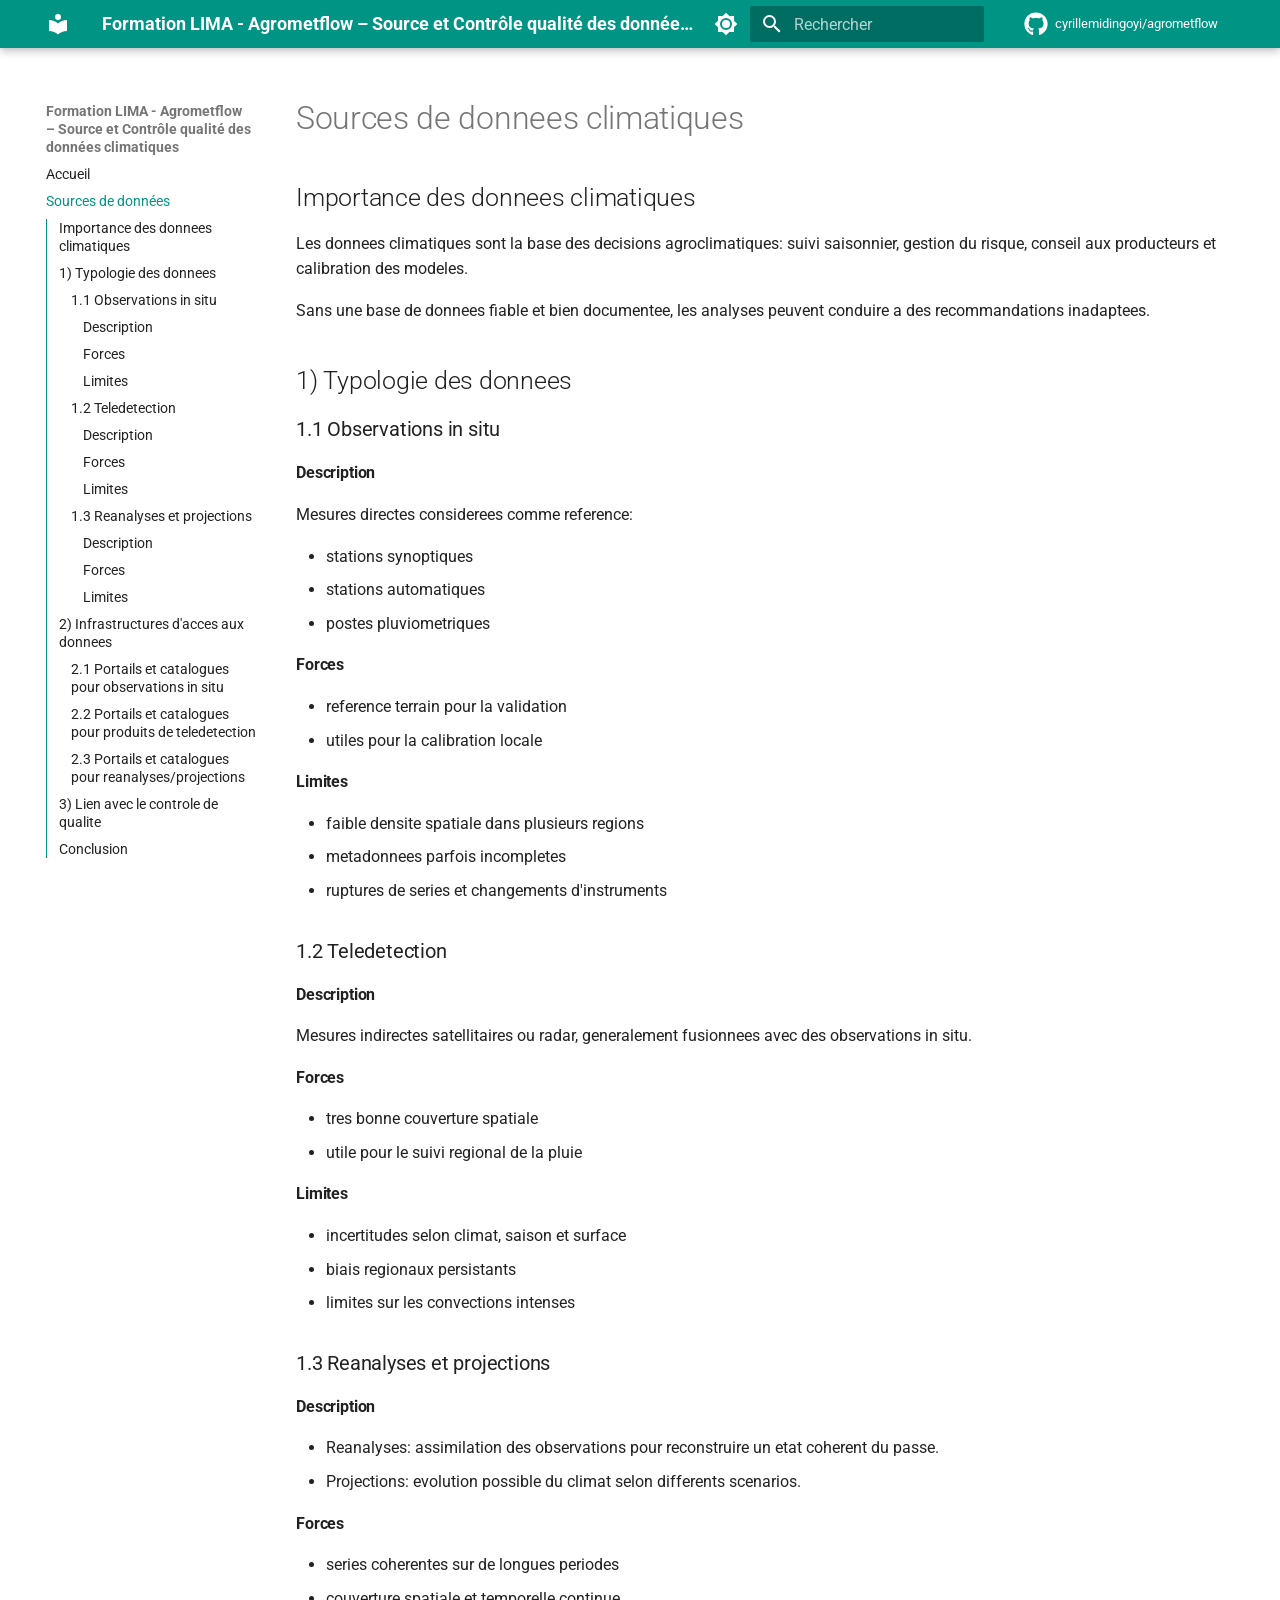
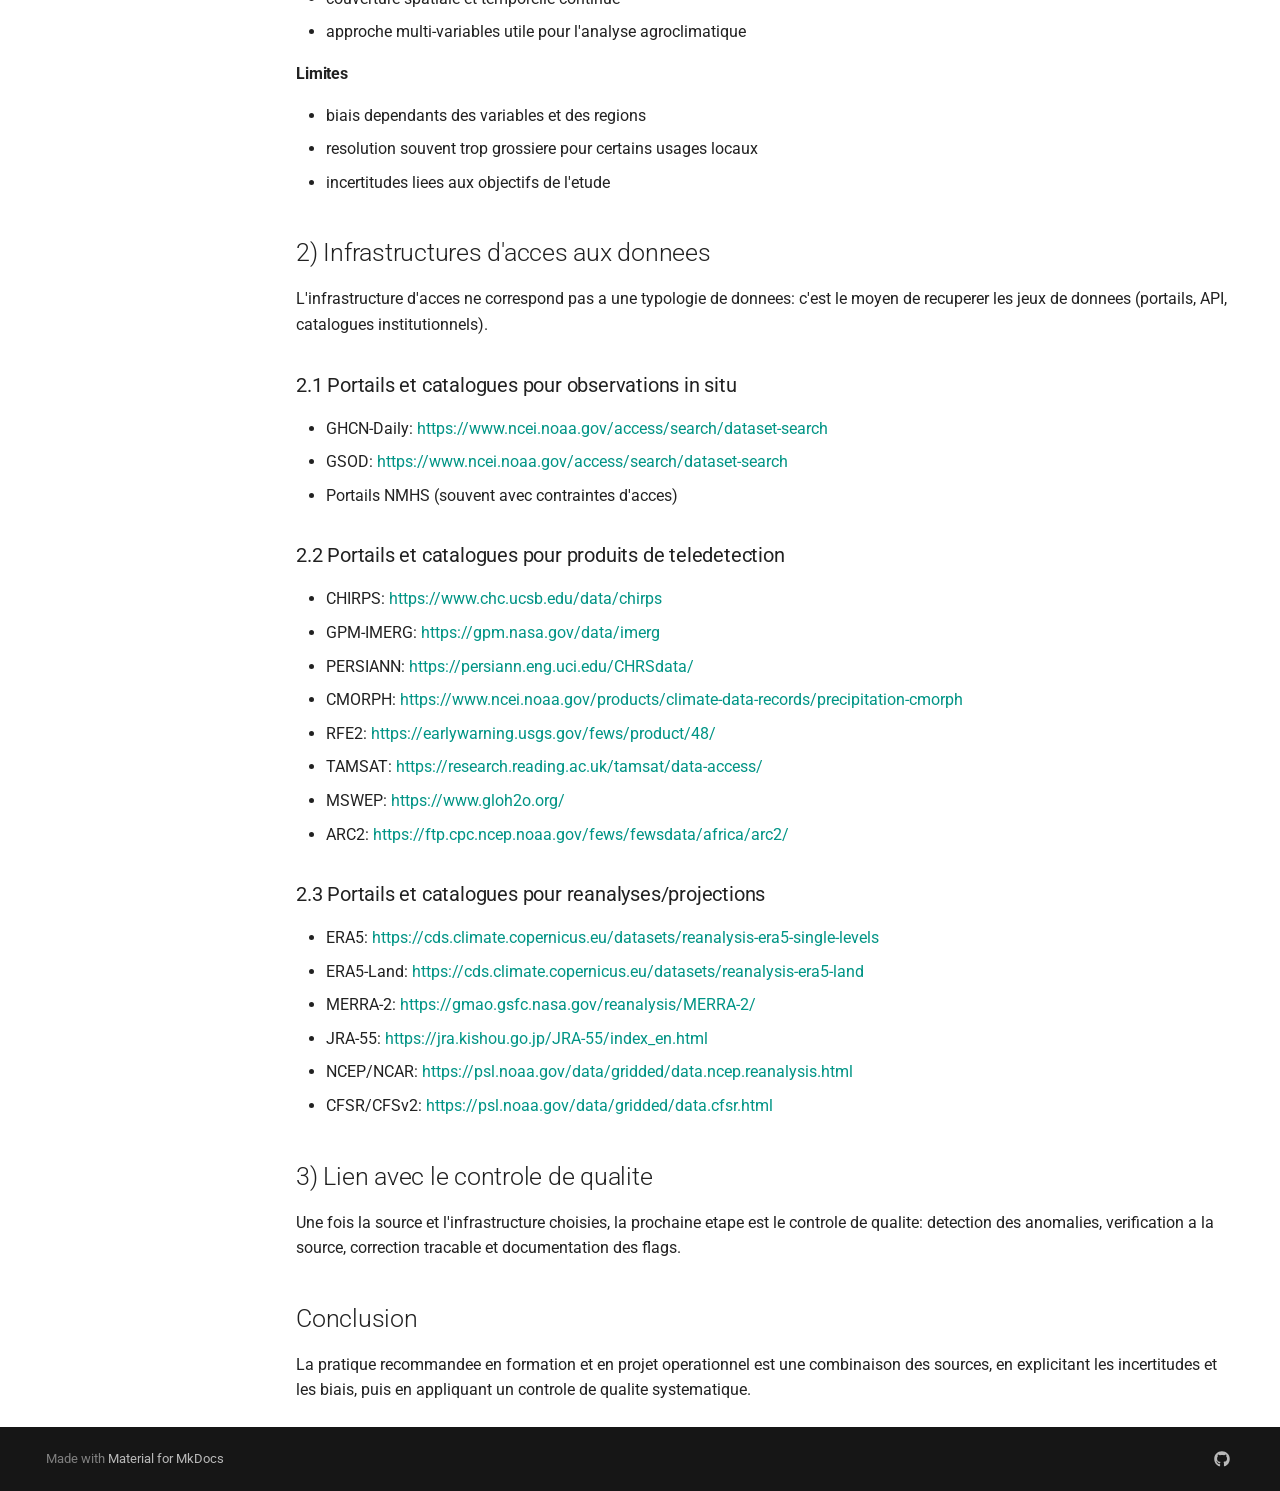
<file: sources/index.html>
<!doctype html>
<html lang="fr" class="no-js">
  <head>
    
      <meta charset="utf-8">
      <meta name="viewport" content="width=device-width,initial-scale=1">
      
        <meta name="description" content="Support de formation : sources de données climatiques et contrôle qualité avec agrometflow">
      
      
        <meta name="author" content="Cyrille Midingoyi">
      
      
        <link rel="canonical" href="https://cyrillemidingoyi.github.io/agrometflow/sources/">
      
      
        <link rel="prev" href="..">
      
      
        <link rel="next" href="../controle-qualite/">
      
      
        
      
      
      <link rel="icon" href="../assets/images/favicon.png">
      <meta name="generator" content="mkdocs-1.6.1, mkdocs-material-9.7.6">
    
    
      
        <title>Sources de données - Formation LIMA - Agrometflow – Source et Contrôle qualité des données climatiques</title>
      
    
    
      <link rel="stylesheet" href="../assets/stylesheets/main.484c7ddc.min.css">
      
        
        <link rel="stylesheet" href="../assets/stylesheets/palette.ab4e12ef.min.css">
      
      


    
    
      
    
    
      
        
        
        <link rel="preconnect" href="https://fonts.gstatic.com" crossorigin>
        <link rel="stylesheet" href="https://fonts.googleapis.com/css?family=Roboto:300,300i,400,400i,700,700i%7CRoboto+Mono:400,400i,700,700i&display=fallback">
        <style>:root{--md-text-font:"Roboto";--md-code-font:"Roboto Mono"}</style>
      
    
    
      <link rel="stylesheet" href="../assets/stylesheets/zoom.css">
    
    <script>__md_scope=new URL("..",location),__md_hash=e=>[...e].reduce(((e,_)=>(e<<5)-e+_.charCodeAt(0)),0),__md_get=(e,_=localStorage,t=__md_scope)=>JSON.parse(_.getItem(t.pathname+"."+e)),__md_set=(e,_,t=localStorage,a=__md_scope)=>{try{t.setItem(a.pathname+"."+e,JSON.stringify(_))}catch(e){}}</script>
    
      

    
    
  </head>
  
  
    
    
      
    
    
    
    
    <body dir="ltr" data-md-color-scheme="default" data-md-color-primary="teal" data-md-color-accent="amber">
  
    
    <input class="md-toggle" data-md-toggle="drawer" type="checkbox" id="__drawer" autocomplete="off">
    <input class="md-toggle" data-md-toggle="search" type="checkbox" id="__search" autocomplete="off">
    <label class="md-overlay" for="__drawer"></label>
    <div data-md-component="skip">
      
        
        <a href="#sources-de-donnees-climatiques" class="md-skip">
          Aller au contenu
        </a>
      
    </div>
    <div data-md-component="announce">
      
    </div>
    
    
      

  

<header class="md-header md-header--shadow" data-md-component="header">
  <nav class="md-header__inner md-grid" aria-label="En-tête">
    <a href=".." title="Formation LIMA - Agrometflow – Source et Contrôle qualité des données climatiques" class="md-header__button md-logo" aria-label="Formation LIMA - Agrometflow – Source et Contrôle qualité des données climatiques" data-md-component="logo">
      
  
  <svg xmlns="http://www.w3.org/2000/svg" viewBox="0 0 24 24"><path d="M12 8a3 3 0 0 0 3-3 3 3 0 0 0-3-3 3 3 0 0 0-3 3 3 3 0 0 0 3 3m0 3.54C9.64 9.35 6.5 8 3 8v11c3.5 0 6.64 1.35 9 3.54 2.36-2.19 5.5-3.54 9-3.54V8c-3.5 0-6.64 1.35-9 3.54"/></svg>

    </a>
    <label class="md-header__button md-icon" for="__drawer">
      
      <svg xmlns="http://www.w3.org/2000/svg" viewBox="0 0 24 24"><path d="M3 6h18v2H3zm0 5h18v2H3zm0 5h18v2H3z"/></svg>
    </label>
    <div class="md-header__title" data-md-component="header-title">
      <div class="md-header__ellipsis">
        <div class="md-header__topic">
          <span class="md-ellipsis">
            Formation LIMA - Agrometflow – Source et Contrôle qualité des données climatiques
          </span>
        </div>
        <div class="md-header__topic" data-md-component="header-topic">
          <span class="md-ellipsis">
            
              Sources de données
            
          </span>
        </div>
      </div>
    </div>
    
      
        <form class="md-header__option" data-md-component="palette">
  
    
    
    
    <input class="md-option" data-md-color-media="(prefers-color-scheme: light)" data-md-color-scheme="default" data-md-color-primary="teal" data-md-color-accent="amber"  aria-label="Mode sombre"  type="radio" name="__palette" id="__palette_0">
    
      <label class="md-header__button md-icon" title="Mode sombre" for="__palette_1" hidden>
        <svg xmlns="http://www.w3.org/2000/svg" viewBox="0 0 24 24"><path d="M12 8a4 4 0 0 0-4 4 4 4 0 0 0 4 4 4 4 0 0 0 4-4 4 4 0 0 0-4-4m0 10a6 6 0 0 1-6-6 6 6 0 0 1 6-6 6 6 0 0 1 6 6 6 6 0 0 1-6 6m8-9.31V4h-4.69L12 .69 8.69 4H4v4.69L.69 12 4 15.31V20h4.69L12 23.31 15.31 20H20v-4.69L23.31 12z"/></svg>
      </label>
    
  
    
    
    
    <input class="md-option" data-md-color-media="(prefers-color-scheme: dark)" data-md-color-scheme="slate" data-md-color-primary="teal" data-md-color-accent="amber"  aria-label="Mode clair"  type="radio" name="__palette" id="__palette_1">
    
      <label class="md-header__button md-icon" title="Mode clair" for="__palette_0" hidden>
        <svg xmlns="http://www.w3.org/2000/svg" viewBox="0 0 24 24"><path d="M12 18c-.89 0-1.74-.2-2.5-.55C11.56 16.5 13 14.42 13 12s-1.44-4.5-3.5-5.45C10.26 6.2 11.11 6 12 6a6 6 0 0 1 6 6 6 6 0 0 1-6 6m8-9.31V4h-4.69L12 .69 8.69 4H4v4.69L.69 12 4 15.31V20h4.69L12 23.31 15.31 20H20v-4.69L23.31 12z"/></svg>
      </label>
    
  
</form>
      
    
    
      <script>var palette=__md_get("__palette");if(palette&&palette.color){if("(prefers-color-scheme)"===palette.color.media){var media=matchMedia("(prefers-color-scheme: light)"),input=document.querySelector(media.matches?"[data-md-color-media='(prefers-color-scheme: light)']":"[data-md-color-media='(prefers-color-scheme: dark)']");palette.color.media=input.getAttribute("data-md-color-media"),palette.color.scheme=input.getAttribute("data-md-color-scheme"),palette.color.primary=input.getAttribute("data-md-color-primary"),palette.color.accent=input.getAttribute("data-md-color-accent")}for(var[key,value]of Object.entries(palette.color))document.body.setAttribute("data-md-color-"+key,value)}</script>
    
    
    
      
      
        <label class="md-header__button md-icon" for="__search">
          
          <svg xmlns="http://www.w3.org/2000/svg" viewBox="0 0 24 24"><path d="M9.5 3A6.5 6.5 0 0 1 16 9.5c0 1.61-.59 3.09-1.56 4.23l.27.27h.79l5 5-1.5 1.5-5-5v-.79l-.27-.27A6.52 6.52 0 0 1 9.5 16 6.5 6.5 0 0 1 3 9.5 6.5 6.5 0 0 1 9.5 3m0 2C7 5 5 7 5 9.5S7 14 9.5 14 14 12 14 9.5 12 5 9.5 5"/></svg>
        </label>
        <div class="md-search" data-md-component="search" role="dialog">
  <label class="md-search__overlay" for="__search"></label>
  <div class="md-search__inner" role="search">
    <form class="md-search__form" name="search">
      <input type="text" class="md-search__input" name="query" aria-label="Rechercher" placeholder="Rechercher" autocapitalize="off" autocorrect="off" autocomplete="off" spellcheck="false" data-md-component="search-query" required>
      <label class="md-search__icon md-icon" for="__search">
        
        <svg xmlns="http://www.w3.org/2000/svg" viewBox="0 0 24 24"><path d="M9.5 3A6.5 6.5 0 0 1 16 9.5c0 1.61-.59 3.09-1.56 4.23l.27.27h.79l5 5-1.5 1.5-5-5v-.79l-.27-.27A6.52 6.52 0 0 1 9.5 16 6.5 6.5 0 0 1 3 9.5 6.5 6.5 0 0 1 9.5 3m0 2C7 5 5 7 5 9.5S7 14 9.5 14 14 12 14 9.5 12 5 9.5 5"/></svg>
        
        <svg xmlns="http://www.w3.org/2000/svg" viewBox="0 0 24 24"><path d="M20 11v2H8l5.5 5.5-1.42 1.42L4.16 12l7.92-7.92L13.5 5.5 8 11z"/></svg>
      </label>
      <nav class="md-search__options" aria-label="Recherche">
        
        <button type="reset" class="md-search__icon md-icon" title="Effacer" aria-label="Effacer" tabindex="-1">
          
          <svg xmlns="http://www.w3.org/2000/svg" viewBox="0 0 24 24"><path d="M19 6.41 17.59 5 12 10.59 6.41 5 5 6.41 10.59 12 5 17.59 6.41 19 12 13.41 17.59 19 19 17.59 13.41 12z"/></svg>
        </button>
      </nav>
      
    </form>
    <div class="md-search__output">
      <div class="md-search__scrollwrap" tabindex="0" data-md-scrollfix>
        <div class="md-search-result" data-md-component="search-result">
          <div class="md-search-result__meta">
            Initialisation de la recherche
          </div>
          <ol class="md-search-result__list" role="presentation"></ol>
        </div>
      </div>
    </div>
  </div>
</div>
      
    
    
      <div class="md-header__source">
        <a href="https://github.com/cyrillemidingoyi/agrometflow" title="Aller au dépôt" class="md-source" data-md-component="source">
  <div class="md-source__icon md-icon">
    
    <svg xmlns="http://www.w3.org/2000/svg" viewBox="0 0 512 512"><!--! Font Awesome Free 7.1.0 by @fontawesome - https://fontawesome.com License - https://fontawesome.com/license/free (Icons: CC BY 4.0, Fonts: SIL OFL 1.1, Code: MIT License) Copyright 2025 Fonticons, Inc.--><path d="M173.9 397.4c0 2-2.3 3.6-5.2 3.6-3.3.3-5.6-1.3-5.6-3.6 0-2 2.3-3.6 5.2-3.6 3-.3 5.6 1.3 5.6 3.6m-31.1-4.5c-.7 2 1.3 4.3 4.3 4.9 2.6 1 5.6 0 6.2-2s-1.3-4.3-4.3-5.2c-2.6-.7-5.5.3-6.2 2.3m44.2-1.7c-2.9.7-4.9 2.6-4.6 4.9.3 2 2.9 3.3 5.9 2.6 2.9-.7 4.9-2.6 4.6-4.6-.3-1.9-3-3.2-5.9-2.9M252.8 8C114.1 8 8 113.3 8 252c0 110.9 69.8 205.8 169.5 239.2 12.8 2.3 17.3-5.6 17.3-12.1 0-6.2-.3-40.4-.3-61.4 0 0-70 15-84.7-29.8 0 0-11.4-29.1-27.8-36.6 0 0-22.9-15.7 1.6-15.4 0 0 24.9 2 38.6 25.8 21.9 38.6 58.6 27.5 72.9 20.9 2.3-16 8.8-27.1 16-33.7-55.9-6.2-112.3-14.3-112.3-110.5 0-27.5 7.6-41.3 23.6-58.9-2.6-6.5-11.1-33.3 2.6-67.9 20.9-6.5 69 27 69 27 20-5.6 41.5-8.5 62.8-8.5s42.8 2.9 62.8 8.5c0 0 48.1-33.6 69-27 13.7 34.7 5.2 61.4 2.6 67.9 16 17.7 25.8 31.5 25.8 58.9 0 96.5-58.9 104.2-114.8 110.5 9.2 7.9 17 22.9 17 46.4 0 33.7-.3 75.4-.3 83.6 0 6.5 4.6 14.4 17.3 12.1C436.2 457.8 504 362.9 504 252 504 113.3 391.5 8 252.8 8M105.2 352.9c-1.3 1-1 3.3.7 5.2 1.6 1.6 3.9 2.3 5.2 1 1.3-1 1-3.3-.7-5.2-1.6-1.6-3.9-2.3-5.2-1m-10.8-8.1c-.7 1.3.3 2.9 2.3 3.9 1.6 1 3.6.7 4.3-.7.7-1.3-.3-2.9-2.3-3.9-2-.6-3.6-.3-4.3.7m32.4 35.6c-1.6 1.3-1 4.3 1.3 6.2 2.3 2.3 5.2 2.6 6.5 1 1.3-1.3.7-4.3-1.3-6.2-2.2-2.3-5.2-2.6-6.5-1m-11.4-14.7c-1.6 1-1.6 3.6 0 5.9s4.3 3.3 5.6 2.3c1.6-1.3 1.6-3.9 0-6.2-1.4-2.3-4-3.3-5.6-2"/></svg>
  </div>
  <div class="md-source__repository">
    cyrillemidingoyi/agrometflow
  </div>
</a>
      </div>
    
  </nav>
  
</header>
    
    <div class="md-container" data-md-component="container">
      
      
        
          
        
      
      <main class="md-main" data-md-component="main">
        <div class="md-main__inner md-grid">
          
            
              
              <div class="md-sidebar md-sidebar--primary" data-md-component="sidebar" data-md-type="navigation" >
                <div class="md-sidebar__scrollwrap">
                  <div class="md-sidebar__inner">
                    



  

<nav class="md-nav md-nav--primary md-nav--integrated" aria-label="Navigation" data-md-level="0">
  <label class="md-nav__title" for="__drawer">
    <a href=".." title="Formation LIMA - Agrometflow – Source et Contrôle qualité des données climatiques" class="md-nav__button md-logo" aria-label="Formation LIMA - Agrometflow – Source et Contrôle qualité des données climatiques" data-md-component="logo">
      
  
  <svg xmlns="http://www.w3.org/2000/svg" viewBox="0 0 24 24"><path d="M12 8a3 3 0 0 0 3-3 3 3 0 0 0-3-3 3 3 0 0 0-3 3 3 3 0 0 0 3 3m0 3.54C9.64 9.35 6.5 8 3 8v11c3.5 0 6.64 1.35 9 3.54 2.36-2.19 5.5-3.54 9-3.54V8c-3.5 0-6.64 1.35-9 3.54"/></svg>

    </a>
    Formation LIMA - Agrometflow – Source et Contrôle qualité des données climatiques
  </label>
  
    <div class="md-nav__source">
      <a href="https://github.com/cyrillemidingoyi/agrometflow" title="Aller au dépôt" class="md-source" data-md-component="source">
  <div class="md-source__icon md-icon">
    
    <svg xmlns="http://www.w3.org/2000/svg" viewBox="0 0 512 512"><!--! Font Awesome Free 7.1.0 by @fontawesome - https://fontawesome.com License - https://fontawesome.com/license/free (Icons: CC BY 4.0, Fonts: SIL OFL 1.1, Code: MIT License) Copyright 2025 Fonticons, Inc.--><path d="M173.9 397.4c0 2-2.3 3.6-5.2 3.6-3.3.3-5.6-1.3-5.6-3.6 0-2 2.3-3.6 5.2-3.6 3-.3 5.6 1.3 5.6 3.6m-31.1-4.5c-.7 2 1.3 4.3 4.3 4.9 2.6 1 5.6 0 6.2-2s-1.3-4.3-4.3-5.2c-2.6-.7-5.5.3-6.2 2.3m44.2-1.7c-2.9.7-4.9 2.6-4.6 4.9.3 2 2.9 3.3 5.9 2.6 2.9-.7 4.9-2.6 4.6-4.6-.3-1.9-3-3.2-5.9-2.9M252.8 8C114.1 8 8 113.3 8 252c0 110.9 69.8 205.8 169.5 239.2 12.8 2.3 17.3-5.6 17.3-12.1 0-6.2-.3-40.4-.3-61.4 0 0-70 15-84.7-29.8 0 0-11.4-29.1-27.8-36.6 0 0-22.9-15.7 1.6-15.4 0 0 24.9 2 38.6 25.8 21.9 38.6 58.6 27.5 72.9 20.9 2.3-16 8.8-27.1 16-33.7-55.9-6.2-112.3-14.3-112.3-110.5 0-27.5 7.6-41.3 23.6-58.9-2.6-6.5-11.1-33.3 2.6-67.9 20.9-6.5 69 27 69 27 20-5.6 41.5-8.5 62.8-8.5s42.8 2.9 62.8 8.5c0 0 48.1-33.6 69-27 13.7 34.7 5.2 61.4 2.6 67.9 16 17.7 25.8 31.5 25.8 58.9 0 96.5-58.9 104.2-114.8 110.5 9.2 7.9 17 22.9 17 46.4 0 33.7-.3 75.4-.3 83.6 0 6.5 4.6 14.4 17.3 12.1C436.2 457.8 504 362.9 504 252 504 113.3 391.5 8 252.8 8M105.2 352.9c-1.3 1-1 3.3.7 5.2 1.6 1.6 3.9 2.3 5.2 1 1.3-1 1-3.3-.7-5.2-1.6-1.6-3.9-2.3-5.2-1m-10.8-8.1c-.7 1.3.3 2.9 2.3 3.9 1.6 1 3.6.7 4.3-.7.7-1.3-.3-2.9-2.3-3.9-2-.6-3.6-.3-4.3.7m32.4 35.6c-1.6 1.3-1 4.3 1.3 6.2 2.3 2.3 5.2 2.6 6.5 1 1.3-1.3.7-4.3-1.3-6.2-2.2-2.3-5.2-2.6-6.5-1m-11.4-14.7c-1.6 1-1.6 3.6 0 5.9s4.3 3.3 5.6 2.3c1.6-1.3 1.6-3.9 0-6.2-1.4-2.3-4-3.3-5.6-2"/></svg>
  </div>
  <div class="md-source__repository">
    cyrillemidingoyi/agrometflow
  </div>
</a>
    </div>
  
  <ul class="md-nav__list" data-md-scrollfix>
    
      
      
  
  
  
  
    <li class="md-nav__item">
      <a href=".." class="md-nav__link">
        
  
  
  <span class="md-ellipsis">
    
  
    Accueil
  

    
  </span>
  
  

      </a>
    </li>
  

    
      
      
  
  
    
  
  
  
    <li class="md-nav__item md-nav__item--active">
      
      <input class="md-nav__toggle md-toggle" type="checkbox" id="__toc">
      
      
        
      
      
        <label class="md-nav__link md-nav__link--active" for="__toc">
          
  
  
  <span class="md-ellipsis">
    
  
    Sources de données
  

    
  </span>
  
  

          <span class="md-nav__icon md-icon"></span>
        </label>
      
      <a href="./" class="md-nav__link md-nav__link--active">
        
  
  
  <span class="md-ellipsis">
    
  
    Sources de données
  

    
  </span>
  
  

      </a>
      
        

<nav class="md-nav md-nav--secondary" aria-label="Table des matières">
  
  
  
    
  
  
    <label class="md-nav__title" for="__toc">
      <span class="md-nav__icon md-icon"></span>
      Table des matières
    </label>
    <ul class="md-nav__list" data-md-component="toc" data-md-scrollfix>
      
        <li class="md-nav__item">
  <a href="#importance-des-donnees-climatiques" class="md-nav__link">
    <span class="md-ellipsis">
      
        Importance des donnees climatiques
      
    </span>
  </a>
  
</li>
      
        <li class="md-nav__item">
  <a href="#1-typologie-des-donnees" class="md-nav__link">
    <span class="md-ellipsis">
      
        1) Typologie des donnees
      
    </span>
  </a>
  
    <nav class="md-nav" aria-label="1) Typologie des donnees">
      <ul class="md-nav__list">
        
          <li class="md-nav__item">
  <a href="#11-observations-in-situ" class="md-nav__link">
    <span class="md-ellipsis">
      
        1.1 Observations in situ
      
    </span>
  </a>
  
    <nav class="md-nav" aria-label="1.1 Observations in situ">
      <ul class="md-nav__list">
        
          <li class="md-nav__item">
  <a href="#description" class="md-nav__link">
    <span class="md-ellipsis">
      
        Description
      
    </span>
  </a>
  
</li>
        
          <li class="md-nav__item">
  <a href="#forces" class="md-nav__link">
    <span class="md-ellipsis">
      
        Forces
      
    </span>
  </a>
  
</li>
        
          <li class="md-nav__item">
  <a href="#limites" class="md-nav__link">
    <span class="md-ellipsis">
      
        Limites
      
    </span>
  </a>
  
</li>
        
      </ul>
    </nav>
  
</li>
        
          <li class="md-nav__item">
  <a href="#12-teledetection" class="md-nav__link">
    <span class="md-ellipsis">
      
        1.2 Teledetection
      
    </span>
  </a>
  
    <nav class="md-nav" aria-label="1.2 Teledetection">
      <ul class="md-nav__list">
        
          <li class="md-nav__item">
  <a href="#description_1" class="md-nav__link">
    <span class="md-ellipsis">
      
        Description
      
    </span>
  </a>
  
</li>
        
          <li class="md-nav__item">
  <a href="#forces_1" class="md-nav__link">
    <span class="md-ellipsis">
      
        Forces
      
    </span>
  </a>
  
</li>
        
          <li class="md-nav__item">
  <a href="#limites_1" class="md-nav__link">
    <span class="md-ellipsis">
      
        Limites
      
    </span>
  </a>
  
</li>
        
      </ul>
    </nav>
  
</li>
        
          <li class="md-nav__item">
  <a href="#13-reanalyses-et-projections" class="md-nav__link">
    <span class="md-ellipsis">
      
        1.3 Reanalyses et projections
      
    </span>
  </a>
  
    <nav class="md-nav" aria-label="1.3 Reanalyses et projections">
      <ul class="md-nav__list">
        
          <li class="md-nav__item">
  <a href="#description_2" class="md-nav__link">
    <span class="md-ellipsis">
      
        Description
      
    </span>
  </a>
  
</li>
        
          <li class="md-nav__item">
  <a href="#forces_2" class="md-nav__link">
    <span class="md-ellipsis">
      
        Forces
      
    </span>
  </a>
  
</li>
        
          <li class="md-nav__item">
  <a href="#limites_2" class="md-nav__link">
    <span class="md-ellipsis">
      
        Limites
      
    </span>
  </a>
  
</li>
        
      </ul>
    </nav>
  
</li>
        
      </ul>
    </nav>
  
</li>
      
        <li class="md-nav__item">
  <a href="#2-infrastructures-dacces-aux-donnees" class="md-nav__link">
    <span class="md-ellipsis">
      
        2) Infrastructures d'acces aux donnees
      
    </span>
  </a>
  
    <nav class="md-nav" aria-label="2) Infrastructures d&#39;acces aux donnees">
      <ul class="md-nav__list">
        
          <li class="md-nav__item">
  <a href="#21-portails-et-catalogues-pour-observations-in-situ" class="md-nav__link">
    <span class="md-ellipsis">
      
        2.1 Portails et catalogues pour observations in situ
      
    </span>
  </a>
  
</li>
        
          <li class="md-nav__item">
  <a href="#22-portails-et-catalogues-pour-produits-de-teledetection" class="md-nav__link">
    <span class="md-ellipsis">
      
        2.2 Portails et catalogues pour produits de teledetection
      
    </span>
  </a>
  
</li>
        
          <li class="md-nav__item">
  <a href="#23-portails-et-catalogues-pour-reanalysesprojections" class="md-nav__link">
    <span class="md-ellipsis">
      
        2.3 Portails et catalogues pour reanalyses/projections
      
    </span>
  </a>
  
</li>
        
      </ul>
    </nav>
  
</li>
      
        <li class="md-nav__item">
  <a href="#3-lien-avec-le-controle-de-qualite" class="md-nav__link">
    <span class="md-ellipsis">
      
        3) Lien avec le controle de qualite
      
    </span>
  </a>
  
</li>
      
        <li class="md-nav__item">
  <a href="#conclusion" class="md-nav__link">
    <span class="md-ellipsis">
      
        Conclusion
      
    </span>
  </a>
  
</li>
      
    </ul>
  
</nav>
      
    </li>
  

    
      
      
  
  
  
  
    <li class="md-nav__item">
      <a href="../controle-qualite/" class="md-nav__link">
        
  
  
  <span class="md-ellipsis">
    
  
    Contrôle qualité
  

    
  </span>
  
  

      </a>
    </li>
  

    
      
      
  
  
  
  
    <li class="md-nav__item">
      <a href="../notebooks/" class="md-nav__link">
        
  
  
  <span class="md-ellipsis">
    
  
    Notebooks
  

    
  </span>
  
  

      </a>
    </li>
  

    
      
      
  
  
  
  
    <li class="md-nav__item">
      <a href="../rfe-arc2/" class="md-nav__link">
        
  
  
  <span class="md-ellipsis">
    
  
    Annexe – RFE & ARC2
  

    
  </span>
  
  

      </a>
    </li>
  

    
  </ul>
</nav>
                  </div>
                </div>
              </div>
            
            
          
          
            <div class="md-content" data-md-component="content">
              
              <article class="md-content__inner md-typeset">
                
                  


  
  


<h1 id="sources-de-donnees-climatiques">Sources de donnees climatiques<a class="headerlink" href="#sources-de-donnees-climatiques" title="Permanent link">&para;</a></h1>
<h2 id="importance-des-donnees-climatiques">Importance des donnees climatiques<a class="headerlink" href="#importance-des-donnees-climatiques" title="Permanent link">&para;</a></h2>
<p>Les donnees climatiques sont la base des decisions agroclimatiques: suivi saisonnier, gestion du risque, conseil aux producteurs et calibration des modeles.</p>
<p>Sans une base de donnees fiable et bien documentee, les analyses peuvent conduire a des recommandations inadaptees.</p>
<h2 id="1-typologie-des-donnees">1) Typologie des donnees<a class="headerlink" href="#1-typologie-des-donnees" title="Permanent link">&para;</a></h2>
<!-- markdownlint-disable MD024 -->

<h3 id="11-observations-in-situ">1.1 Observations in situ<a class="headerlink" href="#11-observations-in-situ" title="Permanent link">&para;</a></h3>
<h4 id="description">Description<a class="headerlink" href="#description" title="Permanent link">&para;</a></h4>
<p>Mesures directes considerees comme reference:</p>
<ul>
<li>stations synoptiques</li>
<li>stations automatiques</li>
<li>postes pluviometriques</li>
</ul>
<h4 id="forces">Forces<a class="headerlink" href="#forces" title="Permanent link">&para;</a></h4>
<ul>
<li>reference terrain pour la validation</li>
<li>utiles pour la calibration locale</li>
</ul>
<h4 id="limites">Limites<a class="headerlink" href="#limites" title="Permanent link">&para;</a></h4>
<ul>
<li>faible densite spatiale dans plusieurs regions</li>
<li>metadonnees parfois incompletes</li>
<li>ruptures de series et changements d'instruments</li>
</ul>
<h3 id="12-teledetection">1.2 Teledetection<a class="headerlink" href="#12-teledetection" title="Permanent link">&para;</a></h3>
<h4 id="description_1">Description<a class="headerlink" href="#description_1" title="Permanent link">&para;</a></h4>
<p>Mesures indirectes satellitaires ou radar, generalement fusionnees avec des observations in situ.</p>
<h4 id="forces_1">Forces<a class="headerlink" href="#forces_1" title="Permanent link">&para;</a></h4>
<ul>
<li>tres bonne couverture spatiale</li>
<li>utile pour le suivi regional de la pluie</li>
</ul>
<h4 id="limites_1">Limites<a class="headerlink" href="#limites_1" title="Permanent link">&para;</a></h4>
<ul>
<li>incertitudes selon climat, saison et surface</li>
<li>biais regionaux persistants</li>
<li>limites sur les convections intenses</li>
</ul>
<h3 id="13-reanalyses-et-projections">1.3 Reanalyses et projections<a class="headerlink" href="#13-reanalyses-et-projections" title="Permanent link">&para;</a></h3>
<h4 id="description_2">Description<a class="headerlink" href="#description_2" title="Permanent link">&para;</a></h4>
<ul>
<li>Reanalyses: assimilation des observations pour reconstruire un etat coherent du passe.</li>
<li>Projections: evolution possible du climat selon differents scenarios.</li>
</ul>
<h4 id="forces_2">Forces<a class="headerlink" href="#forces_2" title="Permanent link">&para;</a></h4>
<ul>
<li>series coherentes sur de longues periodes</li>
<li>couverture spatiale et temporelle continue</li>
<li>approche multi-variables utile pour l'analyse agroclimatique</li>
</ul>
<h4 id="limites_2">Limites<a class="headerlink" href="#limites_2" title="Permanent link">&para;</a></h4>
<ul>
<li>biais dependants des variables et des regions</li>
<li>resolution souvent trop grossiere pour certains usages locaux</li>
<li>incertitudes liees aux objectifs de l'etude</li>
</ul>
<!-- markdownlint-enable MD024 -->

<h2 id="2-infrastructures-dacces-aux-donnees">2) Infrastructures d'acces aux donnees<a class="headerlink" href="#2-infrastructures-dacces-aux-donnees" title="Permanent link">&para;</a></h2>
<p>L'infrastructure d'acces ne correspond pas a une typologie de donnees: c'est le moyen de recuperer les jeux de donnees (portails, API, catalogues institutionnels).</p>
<h3 id="21-portails-et-catalogues-pour-observations-in-situ">2.1 Portails et catalogues pour observations in situ<a class="headerlink" href="#21-portails-et-catalogues-pour-observations-in-situ" title="Permanent link">&para;</a></h3>
<ul>
<li>GHCN-Daily: <a href="https://www.ncei.noaa.gov/access/search/dataset-search">https://www.ncei.noaa.gov/access/search/dataset-search</a></li>
<li>GSOD: <a href="https://www.ncei.noaa.gov/access/search/dataset-search">https://www.ncei.noaa.gov/access/search/dataset-search</a></li>
<li>Portails NMHS (souvent avec contraintes d'acces)</li>
</ul>
<h3 id="22-portails-et-catalogues-pour-produits-de-teledetection">2.2 Portails et catalogues pour produits de teledetection<a class="headerlink" href="#22-portails-et-catalogues-pour-produits-de-teledetection" title="Permanent link">&para;</a></h3>
<ul>
<li>CHIRPS: <a href="https://www.chc.ucsb.edu/data/chirps">https://www.chc.ucsb.edu/data/chirps</a></li>
<li>GPM-IMERG: <a href="https://gpm.nasa.gov/data/imerg">https://gpm.nasa.gov/data/imerg</a></li>
<li>PERSIANN: <a href="https://persiann.eng.uci.edu/CHRSdata/">https://persiann.eng.uci.edu/CHRSdata/</a></li>
<li>CMORPH: <a href="https://www.ncei.noaa.gov/products/climate-data-records/precipitation-cmorph">https://www.ncei.noaa.gov/products/climate-data-records/precipitation-cmorph</a></li>
<li>RFE2: <a href="https://earlywarning.usgs.gov/fews/product/48/">https://earlywarning.usgs.gov/fews/product/48/</a></li>
<li>TAMSAT: <a href="https://research.reading.ac.uk/tamsat/data-access/">https://research.reading.ac.uk/tamsat/data-access/</a></li>
<li>MSWEP: <a href="https://www.gloh2o.org/">https://www.gloh2o.org/</a></li>
<li>ARC2: <a href="https://ftp.cpc.ncep.noaa.gov/fews/fewsdata/africa/arc2/">https://ftp.cpc.ncep.noaa.gov/fews/fewsdata/africa/arc2/</a></li>
</ul>
<h3 id="23-portails-et-catalogues-pour-reanalysesprojections">2.3 Portails et catalogues pour reanalyses/projections<a class="headerlink" href="#23-portails-et-catalogues-pour-reanalysesprojections" title="Permanent link">&para;</a></h3>
<ul>
<li>ERA5: <a href="https://cds.climate.copernicus.eu/datasets/reanalysis-era5-single-levels">https://cds.climate.copernicus.eu/datasets/reanalysis-era5-single-levels</a></li>
<li>ERA5-Land: <a href="https://cds.climate.copernicus.eu/datasets/reanalysis-era5-land">https://cds.climate.copernicus.eu/datasets/reanalysis-era5-land</a></li>
<li>MERRA-2: <a href="https://gmao.gsfc.nasa.gov/reanalysis/MERRA-2/">https://gmao.gsfc.nasa.gov/reanalysis/MERRA-2/</a></li>
<li>JRA-55: <a href="https://jra.kishou.go.jp/JRA-55/index_en.html">https://jra.kishou.go.jp/JRA-55/index_en.html</a></li>
<li>NCEP/NCAR: <a href="https://psl.noaa.gov/data/gridded/data.ncep.reanalysis.html">https://psl.noaa.gov/data/gridded/data.ncep.reanalysis.html</a></li>
<li>CFSR/CFSv2: <a href="https://psl.noaa.gov/data/gridded/data.cfsr.html">https://psl.noaa.gov/data/gridded/data.cfsr.html</a></li>
</ul>
<h2 id="3-lien-avec-le-controle-de-qualite">3) Lien avec le controle de qualite<a class="headerlink" href="#3-lien-avec-le-controle-de-qualite" title="Permanent link">&para;</a></h2>
<p>Une fois la source et l'infrastructure choisies, la prochaine etape est le controle de qualite: detection des anomalies, verification a la source, correction tracable et documentation des flags.</p>
<h2 id="conclusion">Conclusion<a class="headerlink" href="#conclusion" title="Permanent link">&para;</a></h2>
<p>La pratique recommandee en formation et en projet operationnel est une combinaison des sources, en explicitant les incertitudes et les biais, puis en appliquant un controle de qualite systematique.</p>












                
              </article>
            </div>
          
          
<script>var target=document.getElementById(location.hash.slice(1));target&&target.name&&(target.checked=target.name.startsWith("__tabbed_"))</script>
        </div>
        
          <button type="button" class="md-top md-icon" data-md-component="top" hidden>
  
  <svg xmlns="http://www.w3.org/2000/svg" viewBox="0 0 24 24"><path d="M13 20h-2V8l-5.5 5.5-1.42-1.42L12 4.16l7.92 7.92-1.42 1.42L13 8z"/></svg>
  Retour en haut de la page
</button>
        
      </main>
      
        <footer class="md-footer">
  
  <div class="md-footer-meta md-typeset">
    <div class="md-footer-meta__inner md-grid">
      <div class="md-copyright">
  
  
    Made with
    <a href="https://squidfunk.github.io/mkdocs-material/" target="_blank" rel="noopener">
      Material for MkDocs
    </a>
  
</div>
      
        
<div class="md-social">
  
    
    
    
    
      
      
    
    <a href="https://github.com/cyrillemidingoyi/agrometflow" target="_blank" rel="noopener" title="github.com" class="md-social__link">
      <svg xmlns="http://www.w3.org/2000/svg" viewBox="0 0 512 512"><!--! Font Awesome Free 7.1.0 by @fontawesome - https://fontawesome.com License - https://fontawesome.com/license/free (Icons: CC BY 4.0, Fonts: SIL OFL 1.1, Code: MIT License) Copyright 2025 Fonticons, Inc.--><path d="M173.9 397.4c0 2-2.3 3.6-5.2 3.6-3.3.3-5.6-1.3-5.6-3.6 0-2 2.3-3.6 5.2-3.6 3-.3 5.6 1.3 5.6 3.6m-31.1-4.5c-.7 2 1.3 4.3 4.3 4.9 2.6 1 5.6 0 6.2-2s-1.3-4.3-4.3-5.2c-2.6-.7-5.5.3-6.2 2.3m44.2-1.7c-2.9.7-4.9 2.6-4.6 4.9.3 2 2.9 3.3 5.9 2.6 2.9-.7 4.9-2.6 4.6-4.6-.3-1.9-3-3.2-5.9-2.9M252.8 8C114.1 8 8 113.3 8 252c0 110.9 69.8 205.8 169.5 239.2 12.8 2.3 17.3-5.6 17.3-12.1 0-6.2-.3-40.4-.3-61.4 0 0-70 15-84.7-29.8 0 0-11.4-29.1-27.8-36.6 0 0-22.9-15.7 1.6-15.4 0 0 24.9 2 38.6 25.8 21.9 38.6 58.6 27.5 72.9 20.9 2.3-16 8.8-27.1 16-33.7-55.9-6.2-112.3-14.3-112.3-110.5 0-27.5 7.6-41.3 23.6-58.9-2.6-6.5-11.1-33.3 2.6-67.9 20.9-6.5 69 27 69 27 20-5.6 41.5-8.5 62.8-8.5s42.8 2.9 62.8 8.5c0 0 48.1-33.6 69-27 13.7 34.7 5.2 61.4 2.6 67.9 16 17.7 25.8 31.5 25.8 58.9 0 96.5-58.9 104.2-114.8 110.5 9.2 7.9 17 22.9 17 46.4 0 33.7-.3 75.4-.3 83.6 0 6.5 4.6 14.4 17.3 12.1C436.2 457.8 504 362.9 504 252 504 113.3 391.5 8 252.8 8M105.2 352.9c-1.3 1-1 3.3.7 5.2 1.6 1.6 3.9 2.3 5.2 1 1.3-1 1-3.3-.7-5.2-1.6-1.6-3.9-2.3-5.2-1m-10.8-8.1c-.7 1.3.3 2.9 2.3 3.9 1.6 1 3.6.7 4.3-.7.7-1.3-.3-2.9-2.3-3.9-2-.6-3.6-.3-4.3.7m32.4 35.6c-1.6 1.3-1 4.3 1.3 6.2 2.3 2.3 5.2 2.6 6.5 1 1.3-1.3.7-4.3-1.3-6.2-2.2-2.3-5.2-2.6-6.5-1m-11.4-14.7c-1.6 1-1.6 3.6 0 5.9s4.3 3.3 5.6 2.3c1.6-1.3 1.6-3.9 0-6.2-1.4-2.3-4-3.3-5.6-2"/></svg>
    </a>
  
</div>
      
    </div>
  </div>
</footer>
      
    </div>
    <div class="md-dialog" data-md-component="dialog">
      <div class="md-dialog__inner md-typeset"></div>
    </div>
    
    
    
      
      
      <script id="__config" type="application/json">{"annotate": null, "base": "..", "features": ["navigation.instant", "navigation.sections", "navigation.top", "toc.integrate", "content.code.copy"], "search": "../assets/javascripts/workers/search.2c215733.min.js", "tags": null, "translations": {"clipboard.copied": "Copi\u00e9 dans le presse-papier", "clipboard.copy": "Copier dans le presse-papier", "search.result.more.one": "1 de plus sur cette page", "search.result.more.other": "# de plus sur cette page", "search.result.none": "Aucun document trouv\u00e9", "search.result.one": "1 document trouv\u00e9", "search.result.other": "# documents trouv\u00e9s", "search.result.placeholder": "Taper pour d\u00e9marrer la recherche", "search.result.term.missing": "Non trouv\u00e9", "select.version": "S\u00e9lectionner la version"}, "version": null}</script>
    
    
      <script src="../assets/javascripts/bundle.79ae519e.min.js"></script>
      
        <script src="../assets/javascripts/zoom.js"></script>
      
    
  </body>
</html>
</file>
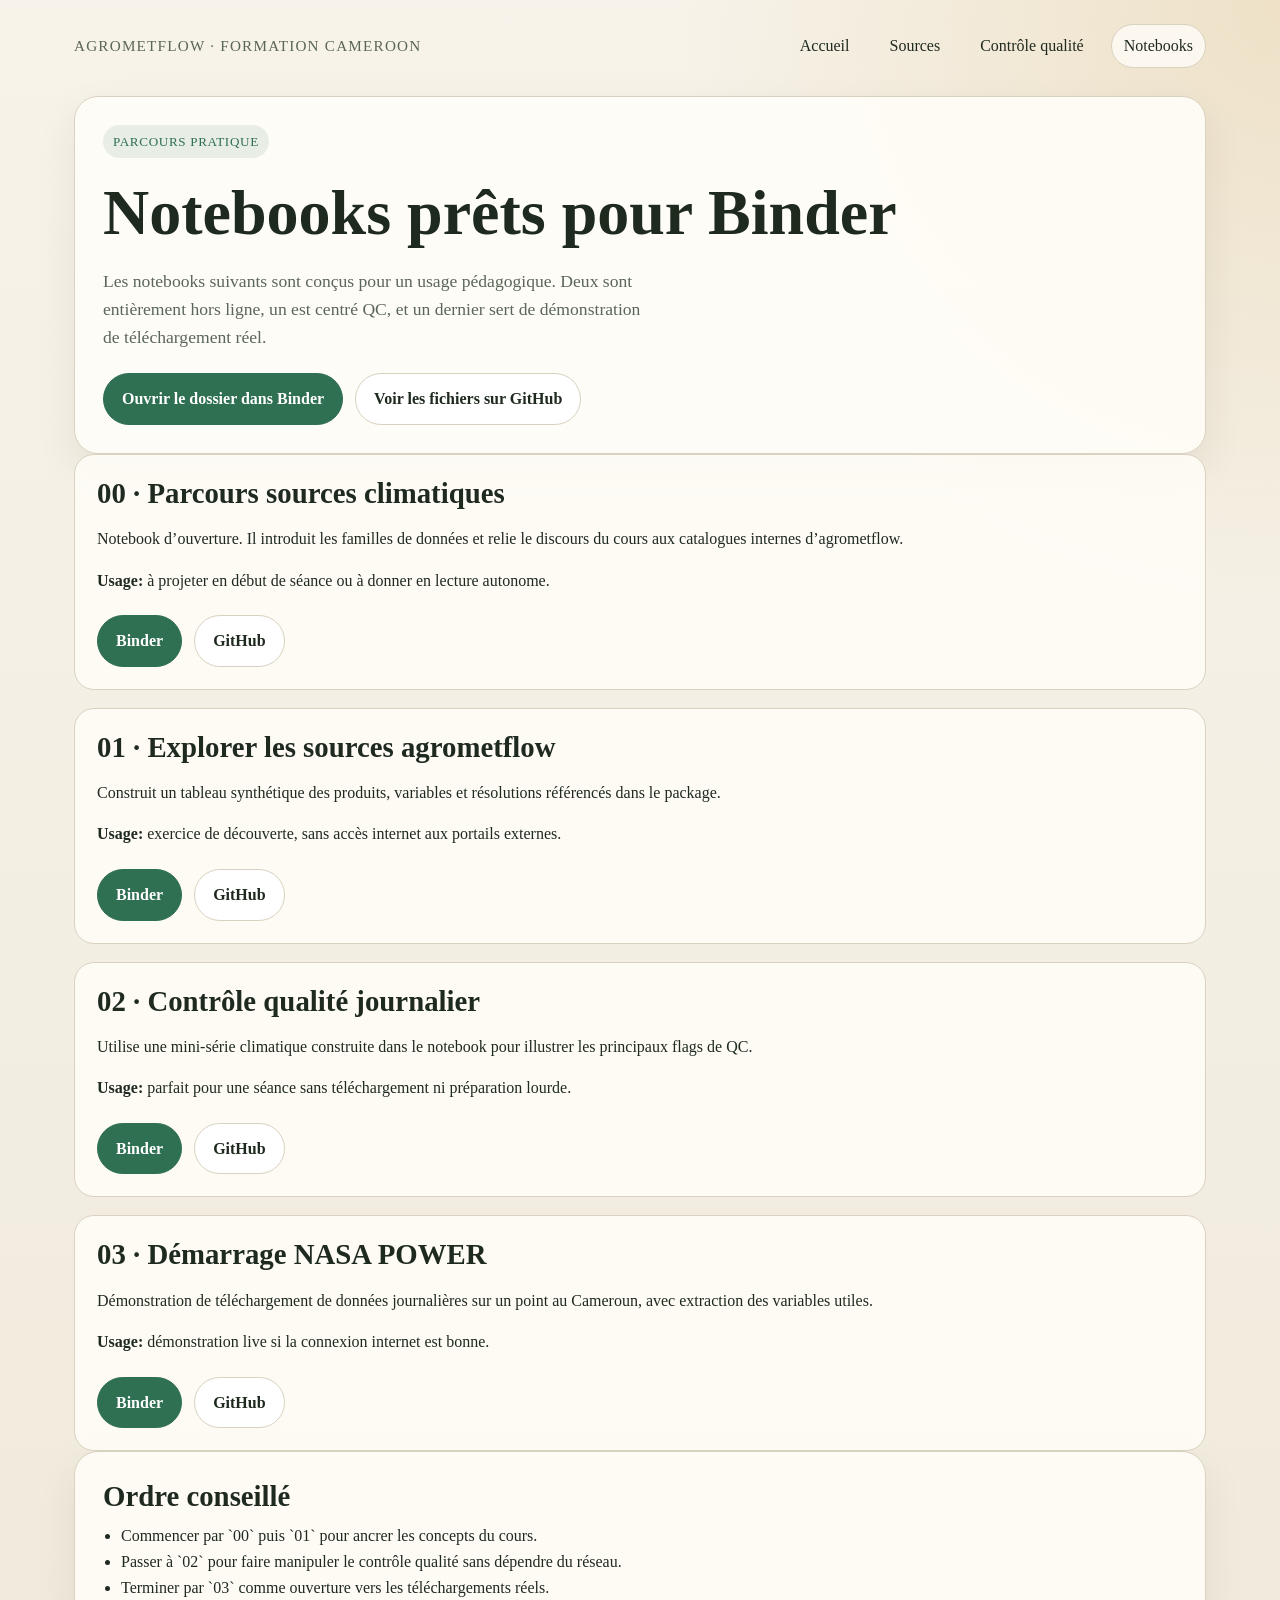
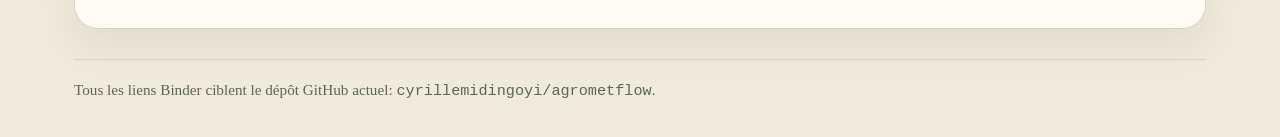
<file: _legacy/notebooks.html>
<!DOCTYPE html>
<html lang="fr">
<head>
  <meta charset="utf-8">
  <meta name="viewport" content="width=device-width, initial-scale=1">
  <title>Notebooks de formation | agrometflow</title>
  <link rel="stylesheet" href="assets/course.css">
</head>
<body>
  <div class="shell">
    <header class="topbar">
      <div class="brand">agrometflow · formation Cameroon</div>
      <nav class="nav">
        <a href="index.html">Accueil</a>
        <a href="sources.html">Sources</a>
        <a href="qualite.html">Contrôle qualité</a>
        <a class="active" href="notebooks.html">Notebooks</a>
      </nav>
    </header>

    <section class="panel">
      <span class="eyebrow">Parcours pratique</span>
      <h1>Notebooks prêts pour Binder</h1>
      <p class="lead">
        Les notebooks suivants sont conçus pour un usage pédagogique. Deux sont entièrement hors ligne, un est centré QC, et un dernier sert de démonstration de téléchargement réel.
      </p>
      <div class="actions">
        <a class="button primary" href="https://mybinder.org/v2/gh/cyrillemidingoyi/agrometflow/HEAD?urlpath=lab/tree/notebooks/formation_cameroon" target="_blank" rel="noreferrer">Ouvrir le dossier dans Binder</a>
        <a class="button" href="https://github.com/cyrillemidingoyi/agrometflow/tree/HEAD/notebooks/formation_cameroon" target="_blank" rel="noreferrer">Voir les fichiers sur GitHub</a>
      </div>
    </section>

    <section class="card-grid">
      <article class="card" id="nb-00">
        <h2>00 · Parcours sources climatiques</h2>
        <p>Notebook d’ouverture. Il introduit les familles de données et relie le discours du cours aux catalogues internes d’agrometflow.</p>
        <p><strong>Usage:</strong> à projeter en début de séance ou à donner en lecture autonome.</p>
        <div class="actions">
          <a class="button primary" href="https://mybinder.org/v2/gh/cyrillemidingoyi/agrometflow/HEAD?urlpath=lab/tree/notebooks/formation_cameroon/00_parcours_sources_climatiques.ipynb" target="_blank" rel="noreferrer">Binder</a>
          <a class="button" href="https://github.com/cyrillemidingoyi/agrometflow/blob/HEAD/notebooks/formation_cameroon/00_parcours_sources_climatiques.ipynb" target="_blank" rel="noreferrer">GitHub</a>
        </div>
      </article>

      <article class="card" id="nb-01">
        <h2>01 · Explorer les sources agrometflow</h2>
        <p>Construit un tableau synthétique des produits, variables et résolutions référencés dans le package.</p>
        <p><strong>Usage:</strong> exercice de découverte, sans accès internet aux portails externes.</p>
        <div class="actions">
          <a class="button primary" href="https://mybinder.org/v2/gh/cyrillemidingoyi/agrometflow/HEAD?urlpath=lab/tree/notebooks/formation_cameroon/01_explorer_les_sources_agrometflow.ipynb" target="_blank" rel="noreferrer">Binder</a>
          <a class="button" href="https://github.com/cyrillemidingoyi/agrometflow/blob/HEAD/notebooks/formation_cameroon/01_explorer_les_sources_agrometflow.ipynb" target="_blank" rel="noreferrer">GitHub</a>
        </div>
      </article>

      <article class="card" id="nb-02">
        <h2>02 · Contrôle qualité journalier</h2>
        <p>Utilise une mini-série climatique construite dans le notebook pour illustrer les principaux flags de QC.</p>
        <p><strong>Usage:</strong> parfait pour une séance sans téléchargement ni préparation lourde.</p>
        <div class="actions">
          <a class="button primary" href="https://mybinder.org/v2/gh/cyrillemidingoyi/agrometflow/HEAD?urlpath=lab/tree/notebooks/formation_cameroon/02_controle_qualite_journalier.ipynb" target="_blank" rel="noreferrer">Binder</a>
          <a class="button" href="https://github.com/cyrillemidingoyi/agrometflow/blob/HEAD/notebooks/formation_cameroon/02_controle_qualite_journalier.ipynb" target="_blank" rel="noreferrer">GitHub</a>
        </div>
      </article>

      <article class="card" id="nb-03">
        <h2>03 · Démarrage NASA POWER</h2>
        <p>Démonstration de téléchargement de données journalières sur un point au Cameroun, avec extraction des variables utiles.</p>
        <p><strong>Usage:</strong> démonstration live si la connexion internet est bonne.</p>
        <div class="actions">
          <a class="button primary" href="https://mybinder.org/v2/gh/cyrillemidingoyi/agrometflow/HEAD?urlpath=lab/tree/notebooks/formation_cameroon/03_demarrage_nasa_power.ipynb" target="_blank" rel="noreferrer">Binder</a>
          <a class="button" href="https://github.com/cyrillemidingoyi/agrometflow/blob/HEAD/notebooks/formation_cameroon/03_demarrage_nasa_power.ipynb" target="_blank" rel="noreferrer">GitHub</a>
        </div>
      </article>
    </section>

    <section class="panel">
      <h2>Ordre conseillé</h2>
      <ul>
        <li>Commencer par `00` puis `01` pour ancrer les concepts du cours.</li>
        <li>Passer à `02` pour faire manipuler le contrôle qualité sans dépendre du réseau.</li>
        <li>Terminer par `03` comme ouverture vers les téléchargements réels.</li>
      </ul>
    </section>

    <footer class="footer">
      Tous les liens Binder ciblent le dépôt GitHub actuel: <code>cyrillemidingoyi/agrometflow</code>.
    </footer>
  </div>
</body>
</html>
</file>
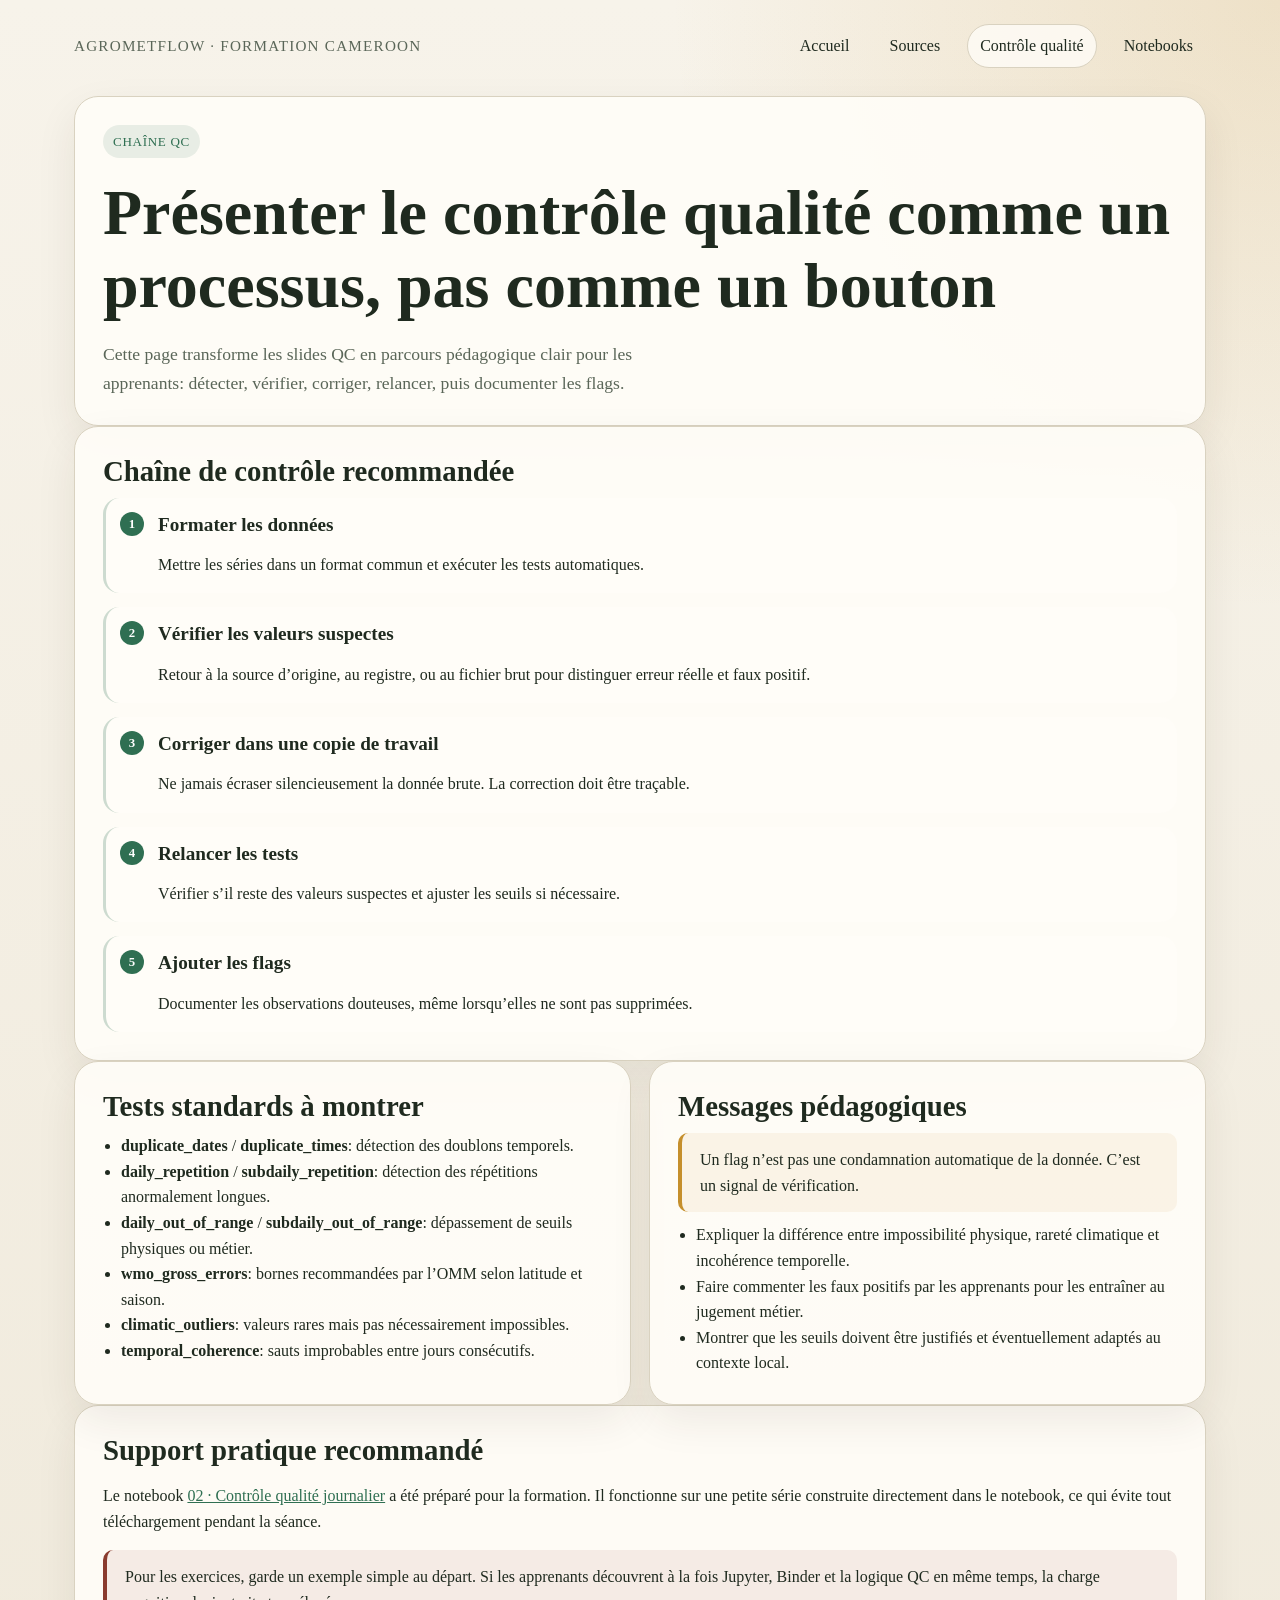
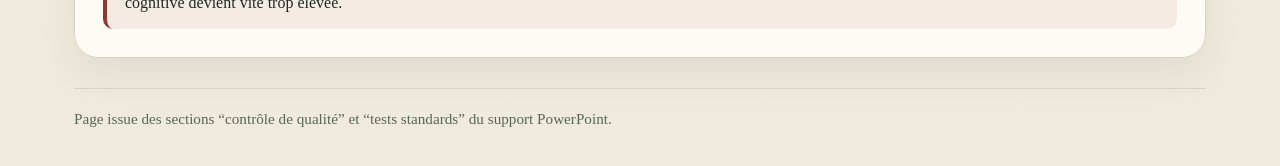
<file: _legacy/qualite.html>
<!DOCTYPE html>
<html lang="fr">
<head>
  <meta charset="utf-8">
  <meta name="viewport" content="width=device-width, initial-scale=1">
  <title>Contrôle qualité | agrometflow</title>
  <link rel="stylesheet" href="assets/course.css">
</head>
<body>
  <div class="shell">
    <header class="topbar">
      <div class="brand">agrometflow · formation Cameroon</div>
      <nav class="nav">
        <a href="index.html">Accueil</a>
        <a href="sources.html">Sources</a>
        <a class="active" href="qualite.html">Contrôle qualité</a>
        <a href="notebooks.html">Notebooks</a>
      </nav>
    </header>

    <section class="panel">
      <span class="eyebrow">Chaîne QC</span>
      <h1>Présenter le contrôle qualité comme un processus, pas comme un bouton</h1>
      <p class="lead">
        Cette page transforme les slides QC en parcours pédagogique clair pour les apprenants: détecter, vérifier, corriger, relancer, puis documenter les flags.
      </p>
    </section>

    <section class="panel">
      <h2>Chaîne de contrôle recommandée</h2>
      <div class="timeline">
        <div class="timeline-step" data-step="1">
          <h3>Formater les données</h3>
          <p>Mettre les séries dans un format commun et exécuter les tests automatiques.</p>
        </div>
        <div class="timeline-step" data-step="2">
          <h3>Vérifier les valeurs suspectes</h3>
          <p>Retour à la source d’origine, au registre, ou au fichier brut pour distinguer erreur réelle et faux positif.</p>
        </div>
        <div class="timeline-step" data-step="3">
          <h3>Corriger dans une copie de travail</h3>
          <p>Ne jamais écraser silencieusement la donnée brute. La correction doit être traçable.</p>
        </div>
        <div class="timeline-step" data-step="4">
          <h3>Relancer les tests</h3>
          <p>Vérifier s’il reste des valeurs suspectes et ajuster les seuils si nécessaire.</p>
        </div>
        <div class="timeline-step" data-step="5">
          <h3>Ajouter les flags</h3>
          <p>Documenter les observations douteuses, même lorsqu’elles ne sont pas supprimées.</p>
        </div>
      </div>
    </section>

    <section class="grid-2">
      <div class="panel">
        <h2>Tests standards à montrer</h2>
        <ul>
          <li><strong>duplicate_dates</strong> / <strong>duplicate_times</strong>: détection des doublons temporels.</li>
          <li><strong>daily_repetition</strong> / <strong>subdaily_repetition</strong>: détection des répétitions anormalement longues.</li>
          <li><strong>daily_out_of_range</strong> / <strong>subdaily_out_of_range</strong>: dépassement de seuils physiques ou métier.</li>
          <li><strong>wmo_gross_errors</strong>: bornes recommandées par l’OMM selon latitude et saison.</li>
          <li><strong>climatic_outliers</strong>: valeurs rares mais pas nécessairement impossibles.</li>
          <li><strong>temporal_coherence</strong>: sauts improbables entre jours consécutifs.</li>
        </ul>
      </div>
      <div class="panel">
        <h2>Messages pédagogiques</h2>
        <div class="callout">
          Un flag n’est pas une condamnation automatique de la donnée. C’est un signal de vérification.
        </div>
        <ul>
          <li>Expliquer la différence entre impossibilité physique, rareté climatique et incohérence temporelle.</li>
          <li>Faire commenter les faux positifs par les apprenants pour les entraîner au jugement métier.</li>
          <li>Montrer que les seuils doivent être justifiés et éventuellement adaptés au contexte local.</li>
        </ul>
      </div>
    </section>

    <section class="panel">
      <h2>Support pratique recommandé</h2>
      <p>
        Le notebook <a href="notebooks.html#nb-02">02 · Contrôle qualité journalier</a> a été préparé pour la formation.
        Il fonctionne sur une petite série construite directement dans le notebook, ce qui évite tout téléchargement pendant la séance.
      </p>
      <div class="callout warning">
        Pour les exercices, garde un exemple simple au départ. Si les apprenants découvrent à la fois Jupyter, Binder et la logique QC en même temps, la charge cognitive devient vite trop élevée.
      </div>
    </section>

    <footer class="footer">
      Page issue des sections “contrôle de qualité” et “tests standards” du support PowerPoint.
    </footer>
  </div>
</body>
</html>
</file>
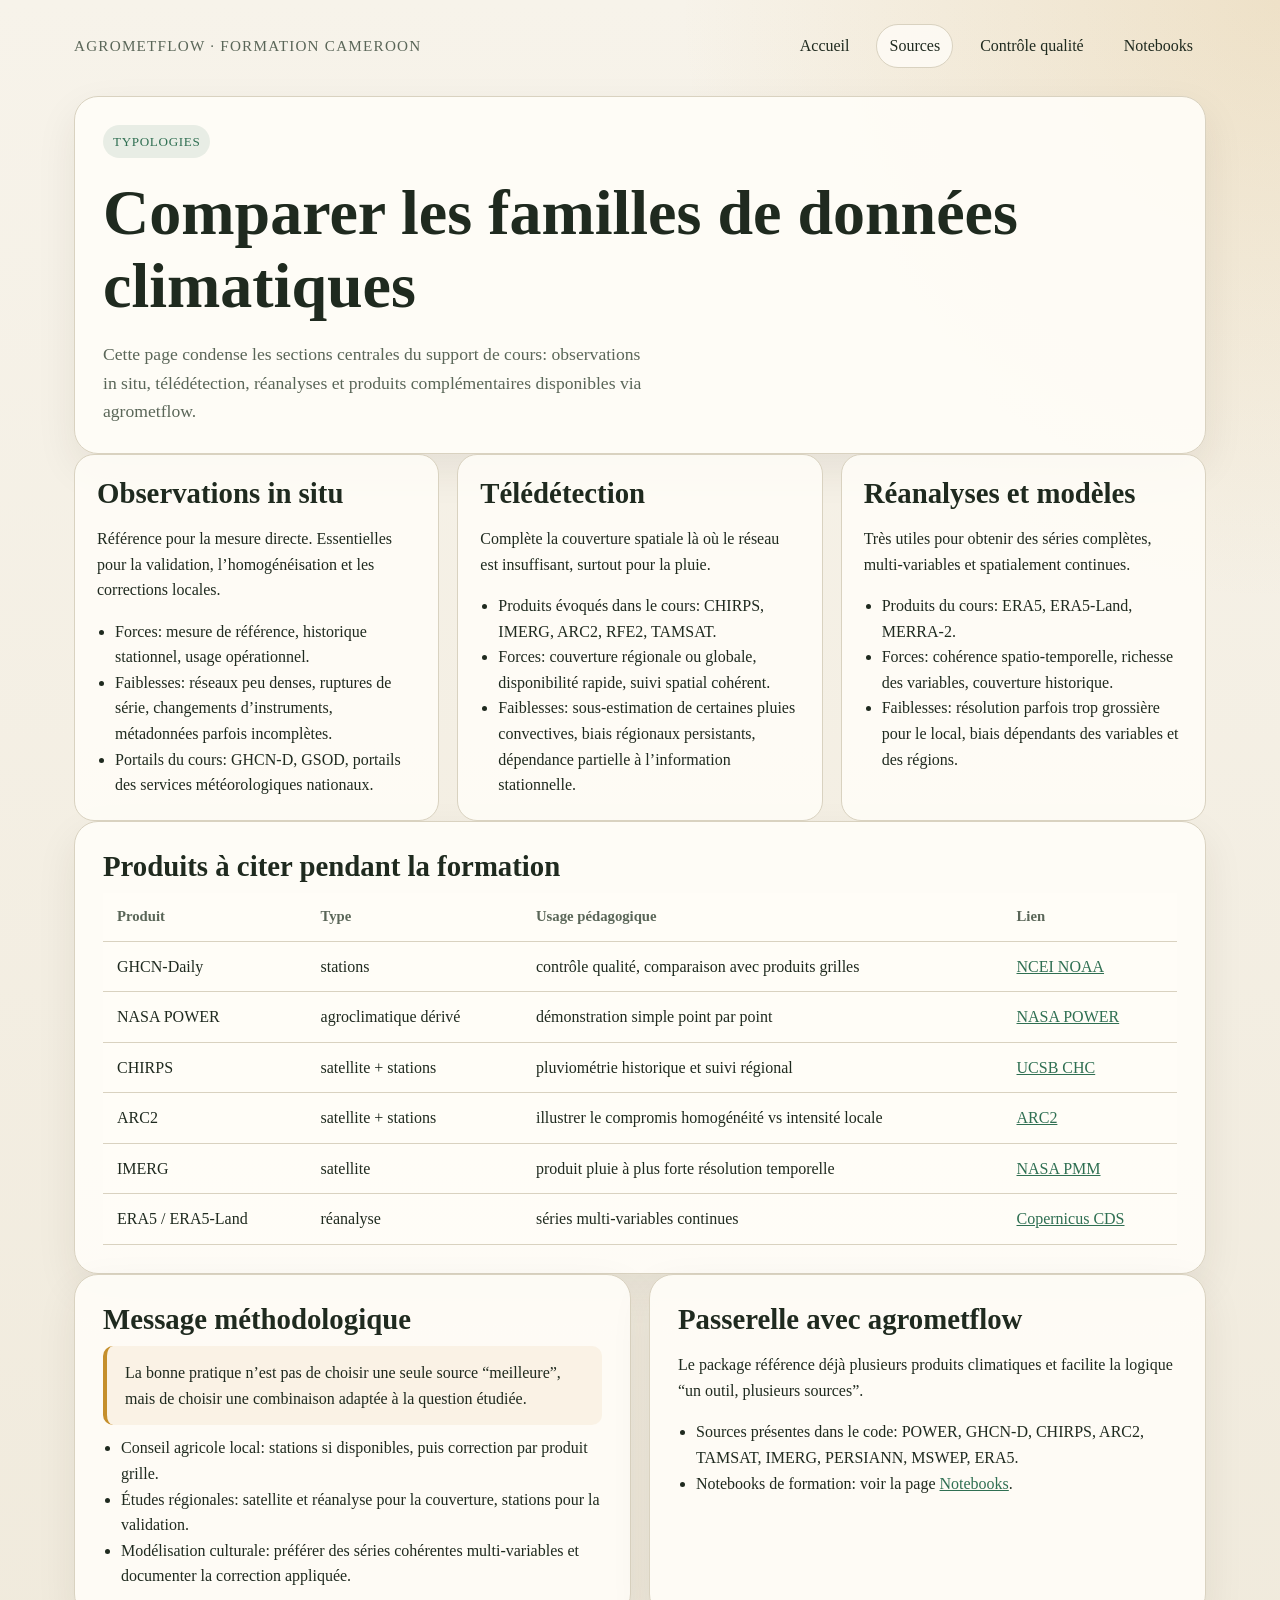
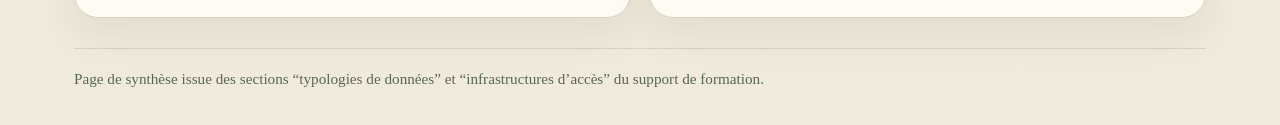
<file: _legacy/sources.html>
<!DOCTYPE html>
<html lang="fr">
<head>
  <meta charset="utf-8">
  <meta name="viewport" content="width=device-width, initial-scale=1">
  <title>Sources climatiques | agrometflow</title>
  <link rel="stylesheet" href="assets/course.css">
</head>
<body>
  <div class="shell">
    <header class="topbar">
      <div class="brand">agrometflow · formation Cameroon</div>
      <nav class="nav">
        <a href="index.html">Accueil</a>
        <a class="active" href="sources.html">Sources</a>
        <a href="qualite.html">Contrôle qualité</a>
        <a href="notebooks.html">Notebooks</a>
      </nav>
    </header>

    <section class="panel">
      <span class="eyebrow">Typologies</span>
      <h1>Comparer les familles de données climatiques</h1>
      <p class="lead">
        Cette page condense les sections centrales du support de cours: observations in situ, télédétection, réanalyses et produits complémentaires disponibles via agrometflow.
      </p>
    </section>

    <section class="grid-3">
      <div class="card">
        <h2>Observations in situ</h2>
        <p>Référence pour la mesure directe. Essentielles pour la validation, l’homogénéisation et les corrections locales.</p>
        <ul>
          <li>Forces: mesure de référence, historique stationnel, usage opérationnel.</li>
          <li>Faiblesses: réseaux peu denses, ruptures de série, changements d’instruments, métadonnées parfois incomplètes.</li>
          <li>Portails du cours: GHCN-D, GSOD, portails des services météorologiques nationaux.</li>
        </ul>
      </div>
      <div class="card">
        <h2>Télédétection</h2>
        <p>Complète la couverture spatiale là où le réseau est insuffisant, surtout pour la pluie.</p>
        <ul>
          <li>Produits évoqués dans le cours: CHIRPS, IMERG, ARC2, RFE2, TAMSAT.</li>
          <li>Forces: couverture régionale ou globale, disponibilité rapide, suivi spatial cohérent.</li>
          <li>Faiblesses: sous-estimation de certaines pluies convectives, biais régionaux persistants, dépendance partielle à l’information stationnelle.</li>
        </ul>
      </div>
      <div class="card">
        <h2>Réanalyses et modèles</h2>
        <p>Très utiles pour obtenir des séries complètes, multi-variables et spatialement continues.</p>
        <ul>
          <li>Produits du cours: ERA5, ERA5-Land, MERRA-2.</li>
          <li>Forces: cohérence spatio-temporelle, richesse des variables, couverture historique.</li>
          <li>Faiblesses: résolution parfois trop grossière pour le local, biais dépendants des variables et des régions.</li>
        </ul>
      </div>
    </section>

    <section class="panel">
      <h2>Produits à citer pendant la formation</h2>
      <div class="table-wrap">
        <table>
          <thead>
            <tr>
              <th>Produit</th>
              <th>Type</th>
              <th>Usage pédagogique</th>
              <th>Lien</th>
            </tr>
          </thead>
          <tbody>
            <tr>
              <td>GHCN-Daily</td>
              <td>stations</td>
              <td>contrôle qualité, comparaison avec produits grilles</td>
              <td><a href="https://www.ncei.noaa.gov/access/search/dataset-search" target="_blank" rel="noreferrer">NCEI NOAA</a></td>
            </tr>
            <tr>
              <td>NASA POWER</td>
              <td>agroclimatique dérivé</td>
              <td>démonstration simple point par point</td>
              <td><a href="https://power.larc.nasa.gov/" target="_blank" rel="noreferrer">NASA POWER</a></td>
            </tr>
            <tr>
              <td>CHIRPS</td>
              <td>satellite + stations</td>
              <td>pluviométrie historique et suivi régional</td>
              <td><a href="https://www.chc.ucsb.edu/data/chirps" target="_blank" rel="noreferrer">UCSB CHC</a></td>
            </tr>
            <tr>
              <td>ARC2</td>
              <td>satellite + stations</td>
              <td>illustrer le compromis homogénéité vs intensité locale</td>
              <td><a href="https://www.chc.ucsb.edu/data/arc2" target="_blank" rel="noreferrer">ARC2</a></td>
            </tr>
            <tr>
              <td>IMERG</td>
              <td>satellite</td>
              <td>produit pluie à plus forte résolution temporelle</td>
              <td><a href="https://pmm.nasa.gov/GPM/imerg" target="_blank" rel="noreferrer">NASA PMM</a></td>
            </tr>
            <tr>
              <td>ERA5 / ERA5-Land</td>
              <td>réanalyse</td>
              <td>séries multi-variables continues</td>
              <td><a href="https://cds.climate.copernicus.eu/" target="_blank" rel="noreferrer">Copernicus CDS</a></td>
            </tr>
          </tbody>
        </table>
      </div>
    </section>

    <section class="grid-2">
      <div class="panel">
        <h2>Message méthodologique</h2>
        <div class="callout">
          La bonne pratique n’est pas de choisir une seule source “meilleure”, mais de choisir une combinaison adaptée à la question étudiée.
        </div>
        <ul>
          <li>Conseil agricole local: stations si disponibles, puis correction par produit grille.</li>
          <li>Études régionales: satellite et réanalyse pour la couverture, stations pour la validation.</li>
          <li>Modélisation culturale: préférer des séries cohérentes multi-variables et documenter la correction appliquée.</li>
        </ul>
      </div>
      <div class="panel">
        <h2>Passerelle avec agrometflow</h2>
        <p>Le package référence déjà plusieurs produits climatiques et facilite la logique “un outil, plusieurs sources”.</p>
        <ul>
          <li>Sources présentes dans le code: POWER, GHCN-D, CHIRPS, ARC2, TAMSAT, IMERG, PERSIANN, MSWEP, ERA5.</li>
          <li>Notebooks de formation: voir la page <a href="notebooks.html">Notebooks</a>.</li>
        </ul>
      </div>
    </section>

    <footer class="footer">
      Page de synthèse issue des sections “typologies de données” et “infrastructures d’accès” du support de formation.
    </footer>
  </div>
</body>
</html>
</file>
<file: assets/stylesheets/zoom.css>
.md-typeset img.zoomable {
  cursor: zoom-in;
  transition: transform 0.15s ease;
}

.md-typeset img.zoomable:hover {
  transform: scale(1.01);
}

.zoom-modal {
  position: fixed;
  inset: 0;
  display: none;
  align-items: center;
  justify-content: center;
  background: rgba(0, 0, 0, 0.82);
  z-index: 9999;
  padding: 2rem;
}

.zoom-modal.is-open {
  display: flex;
}

.zoom-modal img {
  max-width: min(95vw, 1600px);
  max-height: 90vh;
  width: auto;
  height: auto;
  border-radius: 6px;
  box-shadow: 0 8px 40px rgba(0, 0, 0, 0.5);
}
</file>
<file: _legacy/assets/course.css>
:root {
  --bg: #f3efe4;
  --paper: #fffdf8;
  --ink: #1f2a1f;
  --muted: #5a6658;
  --accent: #2f6f52;
  --accent-2: #c58f2c;
  --line: #d9d2c0;
  --panel: #efe7d6;
  --danger: #8a3b2e;
}

* {
  box-sizing: border-box;
}

html {
  scroll-behavior: smooth;
}

body {
  margin: 0;
  font-family: Georgia, "Times New Roman", serif;
  color: var(--ink);
  background:
    radial-gradient(circle at top right, rgba(197, 143, 44, 0.18), transparent 28%),
    linear-gradient(180deg, #f7f3ea 0%, #f0eadc 100%);
  line-height: 1.6;
}

a {
  color: var(--accent);
}

.shell {
  max-width: 1180px;
  margin: 0 auto;
  padding: 24px;
}

.topbar {
  display: flex;
  justify-content: space-between;
  align-items: center;
  gap: 16px;
  margin-bottom: 28px;
}

.brand {
  font-size: 0.95rem;
  letter-spacing: 0.08em;
  text-transform: uppercase;
  color: var(--muted);
}

.nav {
  display: flex;
  gap: 14px;
  flex-wrap: wrap;
}

.nav a {
  text-decoration: none;
  color: var(--ink);
  padding: 8px 12px;
  border: 1px solid transparent;
  border-radius: 999px;
}

.nav a:hover,
.nav a.active {
  border-color: var(--line);
  background: rgba(255, 253, 248, 0.8);
}

.hero {
  display: grid;
  grid-template-columns: 1.4fr 0.9fr;
  gap: 24px;
  align-items: stretch;
  margin-bottom: 28px;
}

.hero-card,
.panel {
  background: rgba(255, 253, 248, 0.92);
  border: 1px solid var(--line);
  border-radius: 24px;
  padding: 28px;
  box-shadow: 0 16px 40px rgba(50, 42, 25, 0.08);
}

.eyebrow {
  display: inline-block;
  padding: 6px 10px;
  border-radius: 999px;
  background: rgba(47, 111, 82, 0.1);
  color: var(--accent);
  font-size: 0.82rem;
  letter-spacing: 0.05em;
  text-transform: uppercase;
}

h1,
h2,
h3 {
  line-height: 1.15;
  margin-top: 0;
}

h1 {
  font-size: clamp(2.2rem, 5vw, 4.4rem);
  margin: 18px 0 14px;
}

h2 {
  font-size: 1.8rem;
  margin-bottom: 10px;
}

h3 {
  font-size: 1.2rem;
  margin-bottom: 8px;
}

p.lead {
  font-size: 1.1rem;
  color: var(--muted);
  max-width: 62ch;
}

.actions {
  display: flex;
  gap: 12px;
  flex-wrap: wrap;
  margin-top: 22px;
}

.button {
  display: inline-block;
  text-decoration: none;
  padding: 12px 18px;
  border-radius: 999px;
  font-weight: 700;
  border: 1px solid var(--line);
  color: var(--ink);
  background: #fff;
}

.button.primary {
  background: var(--accent);
  color: #fff;
  border-color: var(--accent);
}

.button.secondary {
  background: #fff7e8;
  border-color: #ead7ac;
}

.hero-side {
  display: grid;
  gap: 16px;
}

.metric {
  background: linear-gradient(135deg, rgba(47, 111, 82, 0.96), rgba(26, 55, 42, 0.96));
  color: #f8f6ef;
  border-radius: 24px;
  padding: 24px;
  min-height: 180px;
}

.metric strong {
  display: block;
  font-size: 3.2rem;
  line-height: 1;
  margin-bottom: 8px;
}

.metric p {
  margin: 0;
}

.note {
  background: linear-gradient(135deg, rgba(197, 143, 44, 0.18), rgba(197, 143, 44, 0.05));
  border: 1px solid #e1c98b;
  border-radius: 20px;
  padding: 20px;
}

.grid-3,
.grid-2,
.card-grid {
  display: grid;
  gap: 18px;
}

.grid-3 {
  grid-template-columns: repeat(3, minmax(0, 1fr));
}

.grid-2 {
  grid-template-columns: repeat(2, minmax(0, 1fr));
}

.card {
  background: rgba(255, 253, 248, 0.88);
  border: 1px solid var(--line);
  border-radius: 20px;
  padding: 22px;
}

.card p:last-child,
.panel p:last-child {
  margin-bottom: 0;
}

.card ul,
.panel ul,
.timeline ul {
  margin: 10px 0 0 18px;
  padding: 0;
}

.timeline {
  display: grid;
  gap: 14px;
}

.timeline-step {
  position: relative;
  padding: 16px 18px 16px 52px;
  border-left: 3px solid rgba(47, 111, 82, 0.24);
  background: rgba(255, 253, 248, 0.82);
  border-radius: 16px;
}

.timeline-step::before {
  content: attr(data-step);
  position: absolute;
  left: 14px;
  top: 14px;
  width: 24px;
  height: 24px;
  border-radius: 50%;
  background: var(--accent);
  color: #fff;
  display: grid;
  place-items: center;
  font-size: 0.8rem;
  font-weight: 700;
}

.table-wrap {
  overflow-x: auto;
}

table {
  width: 100%;
  border-collapse: collapse;
  background: rgba(255, 253, 248, 0.88);
}

th,
td {
  text-align: left;
  padding: 12px 14px;
  border-bottom: 1px solid var(--line);
  vertical-align: top;
}

th {
  color: var(--muted);
  font-size: 0.92rem;
}

.badge {
  display: inline-block;
  padding: 4px 10px;
  border-radius: 999px;
  background: var(--panel);
  color: var(--ink);
  font-size: 0.82rem;
}

.callout {
  border-left: 4px solid var(--accent-2);
  padding: 14px 18px;
  background: rgba(197, 143, 44, 0.08);
  border-radius: 10px;
}

.warning {
  border-left-color: var(--danger);
  background: rgba(138, 59, 46, 0.08);
}

.footer {
  margin: 30px 0 10px;
  padding-top: 18px;
  border-top: 1px solid var(--line);
  color: var(--muted);
  font-size: 0.95rem;
}

@media (max-width: 920px) {
  .hero,
  .grid-3,
  .grid-2 {
    grid-template-columns: 1fr;
  }

  .topbar {
    flex-direction: column;
    align-items: flex-start;
  }
}
</file>
<file: assets/stylesheets/main.484c7ddc.min.css>
@charset "UTF-8";html{-webkit-text-size-adjust:none;-moz-text-size-adjust:none;text-size-adjust:none;box-sizing:border-box}*,:after,:before{box-sizing:inherit}@media (prefers-reduced-motion){*,:after,:before{transition:none!important}}body{margin:0}a,button,input,label{-webkit-tap-highlight-color:transparent}a{color:inherit;text-decoration:none}hr{border:0;box-sizing:initial;display:block;height:.05rem;overflow:visible;padding:0}small{font-size:80%}sub,sup{line-height:1em}img{border-style:none}table{border-collapse:initial;border-spacing:0}td,th{font-weight:400;vertical-align:top}button{background:#0000;border:0;font-family:inherit;font-size:inherit;margin:0;padding:0}input{border:0;outline:none}:root{--md-primary-fg-color:#4051b5;--md-primary-fg-color--light:#5d6cc0;--md-primary-fg-color--dark:#303fa1;--md-primary-bg-color:#fff;--md-primary-bg-color--light:#ffffffb3;--md-accent-fg-color:#526cfe;--md-accent-fg-color--transparent:#526cfe1a;--md-accent-bg-color:#fff;--md-accent-bg-color--light:#ffffffb3}[data-md-color-scheme=default]{color-scheme:light}[data-md-color-scheme=default] img[src$="#gh-dark-mode-only"],[data-md-color-scheme=default] img[src$="#only-dark"]{display:none}:root,[data-md-color-scheme=default]{--md-hue:225deg;--md-default-fg-color:#000000de;--md-default-fg-color--light:#0000008a;--md-default-fg-color--lighter:#00000052;--md-default-fg-color--lightest:#00000012;--md-default-bg-color:#fff;--md-default-bg-color--light:#ffffffb3;--md-default-bg-color--lighter:#ffffff4d;--md-default-bg-color--lightest:#ffffff1f;--md-code-fg-color:#36464e;--md-code-bg-color:#f5f5f5;--md-code-bg-color--light:#f5f5f5b3;--md-code-bg-color--lighter:#f5f5f54d;--md-code-hl-color:#4287ff;--md-code-hl-color--light:#4287ff1a;--md-code-hl-number-color:#d52a2a;--md-code-hl-special-color:#db1457;--md-code-hl-function-color:#a846b9;--md-code-hl-constant-color:#6e59d9;--md-code-hl-keyword-color:#3f6ec6;--md-code-hl-string-color:#1c7d4d;--md-code-hl-name-color:var(--md-code-fg-color);--md-code-hl-operator-color:var(--md-default-fg-color--light);--md-code-hl-punctuation-color:var(--md-default-fg-color--light);--md-code-hl-comment-color:var(--md-default-fg-color--light);--md-code-hl-generic-color:var(--md-default-fg-color--light);--md-code-hl-variable-color:var(--md-default-fg-color--light);--md-typeset-color:var(--md-default-fg-color);--md-typeset-a-color:var(--md-primary-fg-color);--md-typeset-del-color:#f5503d26;--md-typeset-ins-color:#0bd57026;--md-typeset-kbd-color:#fafafa;--md-typeset-kbd-accent-color:#fff;--md-typeset-kbd-border-color:#b8b8b8;--md-typeset-mark-color:#ffff0080;--md-typeset-table-color:#0000001f;--md-typeset-table-color--light:rgba(0,0,0,.035);--md-admonition-fg-color:var(--md-default-fg-color);--md-admonition-bg-color:var(--md-default-bg-color);--md-warning-fg-color:#000000de;--md-warning-bg-color:#ff9;--md-footer-fg-color:#fff;--md-footer-fg-color--light:#ffffffb3;--md-footer-fg-color--lighter:#ffffff73;--md-footer-bg-color:#000000de;--md-footer-bg-color--dark:#00000052;--md-shadow-z1:0 0.2rem 0.5rem #0000000d,0 0 0.05rem #0000001a;--md-shadow-z2:0 0.2rem 0.5rem #0000001a,0 0 0.05rem #00000040;--md-shadow-z3:0 0.2rem 0.5rem #0003,0 0 0.05rem #00000059}.md-icon svg{fill:currentcolor;display:block;height:1.2rem;width:1.2rem}body{-webkit-font-smoothing:antialiased;-moz-osx-font-smoothing:grayscale;--md-text-font-family:var(--md-text-font,_),-apple-system,BlinkMacSystemFont,Helvetica,Arial,sans-serif;--md-code-font-family:var(--md-code-font,_),SFMono-Regular,Consolas,Menlo,monospace}aside,body,input{font-feature-settings:"kern","liga";color:var(--md-typeset-color);font-family:var(--md-text-font-family)}code,kbd,pre{font-feature-settings:"kern";font-family:var(--md-code-font-family)}:root{--md-typeset-table-sort-icon:url('data:image/svg+xml;charset=utf-8,<svg xmlns="http://www.w3.org/2000/svg" viewBox="0 0 24 24"><path d="m18 21-4-4h3V7h-3l4-4 4 4h-3v10h3M2 19v-2h10v2M2 13v-2h7v2M2 7V5h4v2z"/></svg>');--md-typeset-table-sort-icon--asc:url('data:image/svg+xml;charset=utf-8,<svg xmlns="http://www.w3.org/2000/svg" viewBox="0 0 24 24"><path d="M19 17h3l-4 4-4-4h3V3h2M2 17h10v2H2M6 5v2H2V5m0 6h7v2H2z"/></svg>');--md-typeset-table-sort-icon--desc:url('data:image/svg+xml;charset=utf-8,<svg xmlns="http://www.w3.org/2000/svg" viewBox="0 0 24 24"><path d="M19 7h3l-4-4-4 4h3v14h2M2 17h10v2H2M6 5v2H2V5m0 6h7v2H2z"/></svg>')}.md-typeset{-webkit-print-color-adjust:exact;color-adjust:exact;font-size:.8rem;line-height:1.6;overflow-wrap:break-word}@media print{.md-typeset{font-size:.68rem}}.md-typeset blockquote,.md-typeset dl,.md-typeset figure,.md-typeset ol,.md-typeset pre,.md-typeset ul{margin-bottom:1em;margin-top:1em}.md-typeset h1{color:var(--md-default-fg-color--light);font-size:2em;line-height:1.3;margin:0 0 1.25em}.md-typeset h1,.md-typeset h2{font-weight:300;letter-spacing:-.01em}.md-typeset h2{font-size:1.5625em;line-height:1.4;margin:1.6em 0 .64em}.md-typeset h3{font-size:1.25em;font-weight:400;letter-spacing:-.01em;line-height:1.5;margin:1.6em 0 .8em}.md-typeset h2+h3{margin-top:.8em}.md-typeset h4{font-weight:700;letter-spacing:-.01em;margin:1em 0}.md-typeset h5,.md-typeset h6{color:var(--md-default-fg-color--light);font-size:.8em;font-weight:700;letter-spacing:-.01em;margin:1.25em 0}.md-typeset h5{text-transform:uppercase}.md-typeset h5 code{text-transform:none}.md-typeset hr{border-bottom:.05rem solid var(--md-default-fg-color--lightest);display:flow-root;margin:1.5em 0}.md-typeset a{color:var(--md-typeset-a-color);word-break:break-word}.md-typeset a,.md-typeset a:before{transition:color 125ms}.md-typeset a:focus,.md-typeset a:hover{color:var(--md-accent-fg-color)}.md-typeset a:focus code,.md-typeset a:hover code{background-color:var(--md-accent-fg-color--transparent);color:var(--md-accent-fg-color)}.md-typeset a code{color:var(--md-typeset-a-color)}.md-typeset a.focus-visible{outline-color:var(--md-accent-fg-color);outline-offset:.2rem}.md-typeset code,.md-typeset kbd,.md-typeset pre{color:var(--md-code-fg-color);direction:ltr;font-variant-ligatures:none;transition:background-color 125ms}@media print{.md-typeset code,.md-typeset kbd,.md-typeset pre{white-space:pre-wrap}}.md-typeset code{background-color:var(--md-code-bg-color);border-radius:.1rem;-webkit-box-decoration-break:clone;box-decoration-break:clone;font-size:.85em;padding:0 .2941176471em;transition:color 125ms,background-color 125ms;word-break:break-word}.md-typeset code:not(.focus-visible){-webkit-tap-highlight-color:transparent;outline:none}.md-typeset pre{display:flow-root;line-height:1.4;position:relative}.md-typeset pre>code{-webkit-box-decoration-break:slice;box-decoration-break:slice;box-shadow:none;display:block;margin:0;outline-color:var(--md-accent-fg-color);overflow:auto;padding:.7720588235em 1.1764705882em;scrollbar-color:var(--md-default-fg-color--lighter) #0000;scrollbar-width:thin;touch-action:auto;word-break:normal}.md-typeset pre>code:hover{scrollbar-color:var(--md-accent-fg-color) #0000}.md-typeset pre>code::-webkit-scrollbar{height:.2rem;width:.2rem}.md-typeset pre>code::-webkit-scrollbar-thumb{background-color:var(--md-default-fg-color--lighter)}.md-typeset pre>code::-webkit-scrollbar-thumb:hover{background-color:var(--md-accent-fg-color)}.md-typeset kbd{background-color:var(--md-typeset-kbd-color);border-radius:.1rem;box-shadow:0 .1rem 0 .05rem var(--md-typeset-kbd-border-color),0 .1rem 0 var(--md-typeset-kbd-border-color),0 -.1rem .2rem var(--md-typeset-kbd-accent-color) inset;color:var(--md-default-fg-color);display:inline-block;font-size:.75em;padding:0 .6666666667em;vertical-align:text-top;word-break:break-word}.md-typeset mark{background-color:var(--md-typeset-mark-color);-webkit-box-decoration-break:clone;box-decoration-break:clone;color:inherit;word-break:break-word}.md-typeset abbr{cursor:help;text-decoration:none}.md-typeset [data-preview],.md-typeset abbr{border-bottom:.05rem dotted var(--md-default-fg-color--light)}.md-typeset small{opacity:.75}[dir=ltr] .md-typeset sub,[dir=ltr] .md-typeset sup{margin-left:.078125em}[dir=rtl] .md-typeset sub,[dir=rtl] .md-typeset sup{margin-right:.078125em}[dir=ltr] .md-typeset blockquote{padding-left:.6rem}[dir=rtl] .md-typeset blockquote{padding-right:.6rem}[dir=ltr] .md-typeset blockquote{border-left:.2rem solid var(--md-default-fg-color--lighter)}[dir=rtl] .md-typeset blockquote{border-right:.2rem solid var(--md-default-fg-color--lighter)}.md-typeset blockquote{color:var(--md-default-fg-color--light);margin-left:0;margin-right:0}.md-typeset ul{list-style-type:disc}.md-typeset ul[type]{list-style-type:revert-layer}[dir=ltr] .md-typeset ol,[dir=ltr] .md-typeset ul{margin-left:.625em}[dir=rtl] .md-typeset ol,[dir=rtl] .md-typeset ul{margin-right:.625em}.md-typeset ol,.md-typeset ul{padding:0}.md-typeset ol:not([hidden]),.md-typeset ul:not([hidden]){display:flow-root}.md-typeset ol ol,.md-typeset ul ol{list-style-type:lower-alpha}.md-typeset ol ol ol,.md-typeset ul ol ol{list-style-type:lower-roman}.md-typeset ol ol ol ol,.md-typeset ul ol ol ol{list-style-type:upper-alpha}.md-typeset ol ol ol ol ol,.md-typeset ul ol ol ol ol{list-style-type:upper-roman}.md-typeset ol[type],.md-typeset ul[type]{list-style-type:revert-layer}[dir=ltr] .md-typeset ol li,[dir=ltr] .md-typeset ul li{margin-left:1.25em}[dir=rtl] .md-typeset ol li,[dir=rtl] .md-typeset ul li{margin-right:1.25em}.md-typeset ol li,.md-typeset ul li{margin-bottom:.5em}.md-typeset ol li blockquote,.md-typeset ol li p,.md-typeset ul li blockquote,.md-typeset ul li p{margin:.5em 0}.md-typeset ol li:last-child,.md-typeset ul li:last-child{margin-bottom:0}[dir=ltr] .md-typeset ol li ol,[dir=ltr] .md-typeset ol li ul,[dir=ltr] .md-typeset ul li ol,[dir=ltr] .md-typeset ul li ul{margin-left:.625em}[dir=rtl] .md-typeset ol li ol,[dir=rtl] .md-typeset ol li ul,[dir=rtl] .md-typeset ul li ol,[dir=rtl] .md-typeset ul li ul{margin-right:.625em}.md-typeset ol li ol,.md-typeset ol li ul,.md-typeset ul li ol,.md-typeset ul li ul{margin-bottom:.5em;margin-top:.5em}[dir=ltr] .md-typeset dd{margin-left:1.875em}[dir=rtl] .md-typeset dd{margin-right:1.875em}.md-typeset dd{margin-bottom:1.5em;margin-top:1em}.md-typeset img,.md-typeset svg,.md-typeset video{height:auto;max-width:100%}.md-typeset img[align=left]{margin:1em 1em 1em 0}.md-typeset img[align=right]{margin:1em 0 1em 1em}.md-typeset img[align]:only-child{margin-top:0}.md-typeset figure{display:flow-root;margin:1em auto;max-width:100%;text-align:center;width:fit-content}.md-typeset figure img{display:block;margin:0 auto}.md-typeset figcaption{font-style:italic;margin:1em auto;max-width:24rem}.md-typeset iframe{max-width:100%}.md-typeset table:not([class]){background-color:var(--md-default-bg-color);border:.05rem solid var(--md-typeset-table-color);border-radius:.1rem;display:inline-block;font-size:.64rem;max-width:100%;overflow:auto;touch-action:auto}@media print{.md-typeset table:not([class]){display:table}}.md-typeset table:not([class])+*{margin-top:1.5em}.md-typeset table:not([class]) td>:first-child,.md-typeset table:not([class]) th>:first-child{margin-top:0}.md-typeset table:not([class]) td>:last-child,.md-typeset table:not([class]) th>:last-child{margin-bottom:0}.md-typeset table:not([class]) td:not([align]),.md-typeset table:not([class]) th:not([align]){text-align:left}[dir=rtl] .md-typeset table:not([class]) td:not([align]),[dir=rtl] .md-typeset table:not([class]) th:not([align]){text-align:right}.md-typeset table:not([class]) th{font-weight:700;min-width:5rem;padding:.9375em 1.25em;vertical-align:top}.md-typeset table:not([class]) td{border-top:.05rem solid var(--md-typeset-table-color);padding:.9375em 1.25em;vertical-align:top}.md-typeset table:not([class]) tbody tr{transition:background-color 125ms}.md-typeset table:not([class]) tbody tr:hover{background-color:var(--md-typeset-table-color--light);box-shadow:0 .05rem 0 var(--md-default-bg-color) inset}.md-typeset table:not([class]) a{word-break:normal}.md-typeset table th[role=columnheader]{cursor:pointer}[dir=ltr] .md-typeset table th[role=columnheader]:after{margin-left:.5em}[dir=rtl] .md-typeset table th[role=columnheader]:after{margin-right:.5em}.md-typeset table th[role=columnheader]:after{content:"";display:inline-block;height:1.2em;-webkit-mask-image:var(--md-typeset-table-sort-icon);mask-image:var(--md-typeset-table-sort-icon);-webkit-mask-repeat:no-repeat;mask-repeat:no-repeat;-webkit-mask-size:contain;mask-size:contain;transition:background-color 125ms;vertical-align:text-bottom;width:1.2em}.md-typeset table th[role=columnheader]:hover:after{background-color:var(--md-default-fg-color--lighter)}.md-typeset table th[role=columnheader][aria-sort=ascending]:after{background-color:var(--md-default-fg-color--light);-webkit-mask-image:var(--md-typeset-table-sort-icon--asc);mask-image:var(--md-typeset-table-sort-icon--asc)}.md-typeset table th[role=columnheader][aria-sort=descending]:after{background-color:var(--md-default-fg-color--light);-webkit-mask-image:var(--md-typeset-table-sort-icon--desc);mask-image:var(--md-typeset-table-sort-icon--desc)}.md-typeset__scrollwrap{margin:1em -.8rem;overflow-x:auto;touch-action:auto}.md-typeset__table{display:inline-block;margin-bottom:.5em;padding:0 .8rem}@media print{.md-typeset__table{display:block}}html .md-typeset__table table{display:table;margin:0;overflow:hidden;width:100%}@media screen and (max-width:44.984375em){.md-content__inner>pre{margin:1em -.8rem}.md-content__inner>pre code{border-radius:0}}.md-typeset .md-author{border-radius:100%;display:block;flex-shrink:0;height:1.6rem;overflow:hidden;position:relative;transition:color 125ms,transform 125ms;width:1.6rem}.md-typeset .md-author img{display:block}.md-typeset .md-author--more{background:var(--md-default-fg-color--lightest);color:var(--md-default-fg-color--lighter);font-size:.6rem;font-weight:700;line-height:1.6rem;text-align:center}.md-typeset .md-author--long{height:2.4rem;width:2.4rem}.md-typeset a.md-author{transform:scale(1)}.md-typeset a.md-author img{border-radius:100%;filter:grayscale(100%) opacity(75%);transition:filter 125ms}.md-typeset a.md-author:focus,.md-typeset a.md-author:hover{transform:scale(1.1);z-index:1}.md-typeset a.md-author:focus img,.md-typeset a.md-author:hover img{filter:grayscale(0)}.md-banner{background-color:var(--md-footer-bg-color);color:var(--md-footer-fg-color);overflow:auto}@media print{.md-banner{display:none}}.md-banner--warning{background-color:var(--md-warning-bg-color);color:var(--md-warning-fg-color)}.md-banner__inner{font-size:.7rem;margin:.6rem auto;padding:0 .8rem}[dir=ltr] .md-banner__button{float:right}[dir=rtl] .md-banner__button{float:left}.md-banner__button{color:inherit;cursor:pointer;transition:opacity .25s}.no-js .md-banner__button{display:none}.md-banner__button:hover{opacity:.7}html{font-size:125%;height:100%;overflow-x:hidden}@media screen and (min-width:100em){html{font-size:137.5%}}@media screen and (min-width:125em){html{font-size:150%}}body{background-color:var(--md-default-bg-color);display:flex;flex-direction:column;font-size:.5rem;min-height:100%;position:relative;width:100%}@media print{body{display:block}}@media screen and (max-width:59.984375em){body[data-md-scrolllock]{position:fixed}}.md-grid{margin-left:auto;margin-right:auto;max-width:61rem}.md-container{display:flex;flex-direction:column;flex-grow:1}@media print{.md-container{display:block}}.md-main{flex-grow:1}.md-main__inner{display:flex;height:100%;margin-top:1.5rem}.md-ellipsis{overflow:hidden;text-overflow:ellipsis}.md-toggle{display:none}.md-option{height:0;opacity:0;position:absolute;width:0}.md-option:checked+label:not([hidden]){display:block}.md-option.focus-visible+label{outline-color:var(--md-accent-fg-color);outline-style:auto}.md-skip{background-color:var(--md-default-fg-color);border-radius:.1rem;color:var(--md-default-bg-color);font-size:.64rem;margin:.5rem;opacity:0;outline-color:var(--md-accent-fg-color);padding:.3rem .5rem;position:fixed;transform:translateY(.4rem);z-index:-1}.md-skip:focus{opacity:1;transform:translateY(0);transition:transform .25s cubic-bezier(.4,0,.2,1),opacity 175ms 75ms;z-index:10}@page{margin:25mm}:root{--md-clipboard-icon:url('data:image/svg+xml;charset=utf-8,<svg xmlns="http://www.w3.org/2000/svg" viewBox="0 0 24 24"><path d="M19 21H8V7h11m0-2H8a2 2 0 0 0-2 2v14a2 2 0 0 0 2 2h11a2 2 0 0 0 2-2V7a2 2 0 0 0-2-2m-3-4H4a2 2 0 0 0-2 2v14h2V3h12z"/></svg>')}.md-clipboard{border-radius:.1rem;color:var(--md-default-fg-color--lightest);cursor:pointer;height:1.5em;outline-color:var(--md-accent-fg-color);outline-offset:.1rem;transition:color .25s;width:1.5em;z-index:1}@media print{.md-clipboard{display:none}}.md-clipboard:not(.focus-visible){-webkit-tap-highlight-color:transparent;outline:none}:hover>.md-clipboard{color:var(--md-default-fg-color--light)}.md-clipboard:focus,.md-clipboard:hover{color:var(--md-accent-fg-color)}.md-clipboard:after{background-color:currentcolor;content:"";display:block;height:1.125em;margin:0 auto;-webkit-mask-image:var(--md-clipboard-icon);mask-image:var(--md-clipboard-icon);-webkit-mask-position:center;mask-position:center;-webkit-mask-repeat:no-repeat;mask-repeat:no-repeat;-webkit-mask-size:contain;mask-size:contain;width:1.125em}.md-clipboard--inline{cursor:pointer}.md-clipboard--inline code{transition:color .25s,background-color .25s}.md-clipboard--inline:focus code,.md-clipboard--inline:hover code{background-color:var(--md-accent-fg-color--transparent);color:var(--md-accent-fg-color)}:root{--md-code-select-icon:url('data:image/svg+xml;charset=utf-8,<svg xmlns="http://www.w3.org/2000/svg" viewBox="0 0 24 24"><path d="M19 19h-4v2h4c1.1 0 2-.9 2-2v-4h-2m0-12h-4v2h4v4h2V5c0-1.1-.9-2-2-2M5 5h4V3H5c-1.1 0-2 .9-2 2v4h2m0 6H3v4c0 1.1.9 2 2 2h4v-2H5zm2-4h2v2H7zm4 0h2v2h-2zm4 0h2v2h-2zM7 7h2v2H7zm4 0h2v2h-2zm4 0h2v2h-2zm-8 8h2v2H7zm4 0h2v2h-2zm4 0h2v2h-2z"/></svg>');--md-code-copy-icon:url('data:image/svg+xml;charset=utf-8,<svg xmlns="http://www.w3.org/2000/svg" viewBox="0 0 24 24"><path d="M19 21H8V7h11m0-2H8a2 2 0 0 0-2 2v14a2 2 0 0 0 2 2h11a2 2 0 0 0 2-2V7a2 2 0 0 0-2-2m-3-4H4a2 2 0 0 0-2 2v14h2V3h12z"/></svg>')}.md-typeset .md-code__content{display:grid}.md-code__nav{background-color:var(--md-code-bg-color--lighter);border-radius:.1rem;display:flex;gap:.2rem;padding:.2rem;position:absolute;right:.25em;top:.25em;transition:background-color .25s;z-index:1}:hover>.md-code__nav{background-color:var(--md-code-bg-color--light)}.md-code__button{color:var(--md-default-fg-color--lightest);cursor:pointer;display:block;height:1.5em;outline-color:var(--md-accent-fg-color);outline-offset:.1rem;transition:color .25s;width:1.5em}:hover>*>.md-code__button{color:var(--md-default-fg-color--light)}.md-code__button.focus-visible,.md-code__button:hover{color:var(--md-accent-fg-color)}.md-code__button--active{color:var(--md-default-fg-color)!important}.md-code__button:after{background-color:currentcolor;content:"";display:block;height:1.125em;margin:0 auto;-webkit-mask-position:center;mask-position:center;-webkit-mask-repeat:no-repeat;mask-repeat:no-repeat;-webkit-mask-size:contain;mask-size:contain;width:1.125em}.md-code__button[data-md-type=select]:after{-webkit-mask-image:var(--md-code-select-icon);mask-image:var(--md-code-select-icon)}.md-code__button[data-md-type=copy]:after{-webkit-mask-image:var(--md-code-copy-icon);mask-image:var(--md-code-copy-icon)}@keyframes consent{0%{opacity:0;transform:translateY(100%)}to{opacity:1;transform:translateY(0)}}@keyframes overlay{0%{opacity:0}to{opacity:1}}.md-consent__overlay{animation:overlay .25s both;-webkit-backdrop-filter:blur(.1rem);backdrop-filter:blur(.1rem);background-color:#0000008a;height:100%;opacity:1;position:fixed;top:0;width:100%;z-index:5}.md-consent__inner{animation:consent .5s cubic-bezier(.1,.7,.1,1) both;background-color:var(--md-default-bg-color);border:0;border-radius:.1rem;bottom:0;box-shadow:0 0 .2rem #0000001a,0 .2rem .4rem #0003;max-height:100%;overflow:auto;padding:0;position:fixed;width:100%;z-index:5}.md-consent__form{padding:.8rem}.md-consent__settings{display:none;margin:1em 0}input:checked+.md-consent__settings{display:block}.md-consent__controls{margin-bottom:.8rem}.md-typeset .md-consent__controls .md-button{display:inline}@media screen and (max-width:44.984375em){.md-typeset .md-consent__controls .md-button{display:block;margin-top:.4rem;text-align:center;width:100%}}.md-consent label{cursor:pointer}.md-content{flex-grow:1;min-width:0}.md-content__inner{margin:0 .8rem 1.2rem;padding-top:.6rem}@media screen and (min-width:76.25em){[dir=ltr] .md-sidebar--primary:not([hidden])~.md-content>.md-content__inner{margin-left:1.2rem}[dir=ltr] .md-sidebar--secondary:not([hidden])~.md-content>.md-content__inner,[dir=rtl] .md-sidebar--primary:not([hidden])~.md-content>.md-content__inner{margin-right:1.2rem}[dir=rtl] .md-sidebar--secondary:not([hidden])~.md-content>.md-content__inner{margin-left:1.2rem}}.md-content__inner:before{content:"";display:block;height:.4rem}.md-content__inner>:last-child{margin-bottom:0}[dir=ltr] .md-content__button{float:right}[dir=rtl] .md-content__button{float:left}[dir=ltr] .md-content__button{margin-left:.4rem}[dir=rtl] .md-content__button{margin-right:.4rem}.md-content__button{margin:.4rem 0;padding:0}@media print{.md-content__button{display:none}}.md-typeset .md-content__button{color:var(--md-default-fg-color--lighter)}.md-content__button svg{display:inline;vertical-align:top}[dir=rtl] .md-content__button svg{transform:scaleX(-1)}[dir=ltr] .md-dialog{right:.8rem}[dir=rtl] .md-dialog{left:.8rem}.md-dialog{background-color:var(--md-default-fg-color);border-radius:.1rem;bottom:.8rem;box-shadow:var(--md-shadow-z3);min-width:11.1rem;opacity:0;padding:.4rem .6rem;pointer-events:none;position:fixed;transform:translateY(100%);transition:transform 0ms .4s,opacity .4s;z-index:4}@media print{.md-dialog{display:none}}.md-dialog--active{opacity:1;pointer-events:auto;transform:translateY(0);transition:transform .4s cubic-bezier(.075,.85,.175,1),opacity .4s}.md-dialog__inner{color:var(--md-default-bg-color);font-size:.7rem}.md-feedback{margin:2em 0 1em;text-align:center}.md-feedback fieldset{border:none;margin:0;padding:0}.md-feedback__title{font-weight:700;margin:1em auto}.md-feedback__inner{position:relative}.md-feedback__list{display:flex;flex-wrap:wrap;place-content:baseline center;position:relative}.md-feedback__list:hover .md-icon:not(:disabled){color:var(--md-default-fg-color--lighter)}:disabled .md-feedback__list{min-height:1.8rem}.md-feedback__icon{color:var(--md-default-fg-color--light);cursor:pointer;flex-shrink:0;margin:0 .1rem;transition:color 125ms}.md-feedback__icon:not(:disabled).md-icon:hover{color:var(--md-accent-fg-color)}.md-feedback__icon:disabled{color:var(--md-default-fg-color--lightest);pointer-events:none}.md-feedback__note{opacity:0;position:relative;transform:translateY(.4rem);transition:transform .4s cubic-bezier(.1,.7,.1,1),opacity .15s}.md-feedback__note>*{margin:0 auto;max-width:16rem}:disabled .md-feedback__note{opacity:1;transform:translateY(0)}@media print{.md-feedback{display:none}}.md-footer{background-color:var(--md-footer-bg-color);color:var(--md-footer-fg-color)}@media print{.md-footer{display:none}}.md-footer__inner{justify-content:space-between;overflow:auto;padding:.2rem}.md-footer__inner:not([hidden]){display:flex}.md-footer__link{align-items:end;display:flex;flex-grow:0.01;margin-bottom:.4rem;margin-top:1rem;max-width:100%;outline-color:var(--md-accent-fg-color);overflow:hidden;transition:opacity .25s}.md-footer__link:focus,.md-footer__link:hover{opacity:.7}[dir=rtl] .md-footer__link svg{transform:scaleX(-1)}@media screen and (max-width:44.984375em){.md-footer__link--prev{flex-shrink:0}.md-footer__link--prev .md-footer__title{display:none}}[dir=ltr] .md-footer__link--next{margin-left:auto}[dir=rtl] .md-footer__link--next{margin-right:auto}.md-footer__link--next{text-align:right}[dir=rtl] .md-footer__link--next{text-align:left}.md-footer__title{flex-grow:1;font-size:.9rem;margin-bottom:.7rem;max-width:calc(100% - 2.4rem);padding:0 1rem;white-space:nowrap}.md-footer__button{margin:.2rem;padding:.4rem}.md-footer__direction{font-size:.64rem;opacity:.7}.md-footer-meta{background-color:var(--md-footer-bg-color--dark)}.md-footer-meta__inner{display:flex;flex-wrap:wrap;justify-content:space-between;padding:.2rem}html .md-footer-meta.md-typeset a{color:var(--md-footer-fg-color--light)}html .md-footer-meta.md-typeset a:focus,html .md-footer-meta.md-typeset a:hover{color:var(--md-footer-fg-color)}.md-copyright{color:var(--md-footer-fg-color--lighter);font-size:.64rem;margin:auto .6rem;padding:.4rem 0;width:100%}@media screen and (min-width:45em){.md-copyright{width:auto}}.md-copyright__highlight{color:var(--md-footer-fg-color--light)}.md-social{display:inline-flex;gap:.2rem;margin:0 .4rem;padding:.2rem 0 .6rem}@media screen and (min-width:45em){.md-social{padding:.6rem 0}}.md-social__link{display:inline-block;height:1.6rem;text-align:center;width:1.6rem}.md-social__link:before{line-height:1.9}.md-social__link svg{fill:currentcolor;max-height:.8rem;vertical-align:-25%}.md-typeset .md-button{border:.1rem solid;border-radius:.1rem;color:var(--md-primary-fg-color);cursor:pointer;display:inline-block;font-weight:700;padding:.625em 2em;transition:color 125ms,background-color 125ms,border-color 125ms}.md-typeset .md-button--primary{background-color:var(--md-primary-fg-color);border-color:var(--md-primary-fg-color);color:var(--md-primary-bg-color)}.md-typeset .md-button:focus,.md-typeset .md-button:hover{background-color:var(--md-accent-fg-color);border-color:var(--md-accent-fg-color);color:var(--md-accent-bg-color)}[dir=ltr] .md-typeset .md-input{border-top-left-radius:.1rem}[dir=ltr] .md-typeset .md-input,[dir=rtl] .md-typeset .md-input{border-top-right-radius:.1rem}[dir=rtl] .md-typeset .md-input{border-top-left-radius:.1rem}.md-typeset .md-input{border-bottom:.1rem solid var(--md-default-fg-color--lighter);box-shadow:var(--md-shadow-z1);font-size:.8rem;height:1.8rem;padding:0 .6rem;transition:border .25s,box-shadow .25s}.md-typeset .md-input:focus,.md-typeset .md-input:hover{border-bottom-color:var(--md-accent-fg-color);box-shadow:var(--md-shadow-z2)}.md-typeset .md-input--stretch{width:100%}.md-header{background-color:var(--md-primary-fg-color);box-shadow:0 0 .2rem #0000,0 .2rem .4rem #0000;color:var(--md-primary-bg-color);display:block;left:0;position:sticky;right:0;top:0;z-index:4}@media print{.md-header{display:none}}.md-header[hidden]{transform:translateY(-100%);transition:transform .25s cubic-bezier(.8,0,.6,1),box-shadow .25s}.md-header--shadow{box-shadow:0 0 .2rem #0000001a,0 .2rem .4rem #0003;transition:transform .25s cubic-bezier(.1,.7,.1,1),box-shadow .25s}.md-header__inner{align-items:center;display:flex;padding:0 .2rem}.md-header__button{color:currentcolor;cursor:pointer;margin:.2rem;outline-color:var(--md-accent-fg-color);padding:.4rem;position:relative;transition:opacity .25s;vertical-align:middle;z-index:1}.md-header__button:hover{opacity:.7}.md-header__button:not([hidden]){display:inline-block}.md-header__button:not(.focus-visible){-webkit-tap-highlight-color:transparent;outline:none}.md-header__button.md-logo{margin:.2rem;padding:.4rem}@media screen and (max-width:76.234375em){.md-header__button.md-logo{display:none}}.md-header__button.md-logo img,.md-header__button.md-logo svg{fill:currentcolor;display:block;height:1.2rem;width:auto}@media screen and (min-width:60em){.md-header__button[for=__search]{display:none}}.no-js .md-header__button[for=__search]{display:none}[dir=rtl] .md-header__button[for=__search] svg{transform:scaleX(-1)}@media screen and (min-width:76.25em){.md-header__button[for=__drawer]{display:none}}.md-header__topic{display:flex;max-width:100%;position:absolute;transition:transform .4s cubic-bezier(.1,.7,.1,1),opacity .15s;white-space:nowrap}.md-header__topic+.md-header__topic{opacity:0;pointer-events:none;transform:translateX(1.25rem);transition:transform .4s cubic-bezier(1,.7,.1,.1),opacity .15s;z-index:-1}[dir=rtl] .md-header__topic+.md-header__topic{transform:translateX(-1.25rem)}.md-header__topic:first-child{font-weight:700}[dir=ltr] .md-header__title{margin-left:1rem;margin-right:.4rem}[dir=rtl] .md-header__title{margin-left:.4rem;margin-right:1rem}.md-header__title{flex-grow:1;font-size:.9rem;height:2.4rem;line-height:2.4rem}.md-header__title--active .md-header__topic{opacity:0;pointer-events:none;transform:translateX(-1.25rem);transition:transform .4s cubic-bezier(1,.7,.1,.1),opacity .15s;z-index:-1}[dir=rtl] .md-header__title--active .md-header__topic{transform:translateX(1.25rem)}.md-header__title--active .md-header__topic+.md-header__topic{opacity:1;pointer-events:auto;transform:translateX(0);transition:transform .4s cubic-bezier(.1,.7,.1,1),opacity .15s;z-index:0}.md-header__title>.md-header__ellipsis{height:100%;position:relative;width:100%}.md-header__option{display:flex;flex-shrink:0;max-width:100%;transition:max-width 0ms .25s,opacity .25s .25s;white-space:nowrap}[data-md-toggle=search]:checked~.md-header .md-header__option{max-width:0;opacity:0;transition:max-width 0ms,opacity 0ms}.md-header__option>input{bottom:0}.md-header__source{display:none}@media screen and (min-width:60em){[dir=ltr] .md-header__source{margin-left:1rem}[dir=rtl] .md-header__source{margin-right:1rem}.md-header__source{display:block;max-width:11.7rem;width:11.7rem}}@media screen and (min-width:76.25em){[dir=ltr] .md-header__source{margin-left:1.4rem}[dir=rtl] .md-header__source{margin-right:1.4rem}}.md-meta{color:var(--md-default-fg-color--light);font-size:.7rem;line-height:1.3}.md-meta__list{display:inline-flex;flex-wrap:wrap;list-style:none;margin:0;padding:0}.md-meta__item:not(:last-child):after{content:"·";margin-left:.2rem;margin-right:.2rem}.md-meta__link{color:var(--md-typeset-a-color)}.md-meta__link:focus,.md-meta__link:hover{color:var(--md-accent-fg-color)}.md-draft{background-color:#ff1744;border-radius:.125em;color:#fff;display:inline-block;font-weight:700;padding-left:.5714285714em;padding-right:.5714285714em}:root{--md-nav-icon--prev:url('data:image/svg+xml;charset=utf-8,<svg xmlns="http://www.w3.org/2000/svg" viewBox="0 0 24 24"><path d="M20 11v2H8l5.5 5.5-1.42 1.42L4.16 12l7.92-7.92L13.5 5.5 8 11z"/></svg>');--md-nav-icon--next:url('data:image/svg+xml;charset=utf-8,<svg xmlns="http://www.w3.org/2000/svg" viewBox="0 0 24 24"><path d="M8.59 16.58 13.17 12 8.59 7.41 10 6l6 6-6 6z"/></svg>');--md-toc-icon:url('data:image/svg+xml;charset=utf-8,<svg xmlns="http://www.w3.org/2000/svg" viewBox="0 0 24 24"><path d="M3 9h14V7H3zm0 4h14v-2H3zm0 4h14v-2H3zm16 0h2v-2h-2zm0-10v2h2V7zm0 6h2v-2h-2z"/></svg>')}.md-nav{font-size:.7rem;line-height:1.3}.md-nav__title{color:var(--md-default-fg-color--light);display:block;font-weight:700;overflow:hidden;padding:0 .6rem;text-overflow:ellipsis}.md-nav__title .md-nav__button{display:none}.md-nav__title .md-nav__button img{height:100%;width:auto}.md-nav__title .md-nav__button.md-logo img,.md-nav__title .md-nav__button.md-logo svg{fill:currentcolor;display:block;height:2.4rem;max-width:100%;object-fit:contain;width:auto}.md-nav__list{list-style:none;margin:0;padding:0}.md-nav__link{align-items:flex-start;display:flex;gap:.4rem;margin-top:.625em;scroll-snap-align:start;transition:color 125ms}.md-nav__link--passed,.md-nav__link--passed code{color:var(--md-default-fg-color--light)}.md-nav__item .md-nav__link--active,.md-nav__item .md-nav__link--active code{color:var(--md-typeset-a-color)}.md-nav__link .md-ellipsis{position:relative}.md-nav__link .md-ellipsis code{word-break:normal}[dir=ltr] .md-nav__link .md-icon:last-child{margin-left:auto}[dir=rtl] .md-nav__link .md-icon:last-child{margin-right:auto}.md-nav__link .md-typeset{font-size:.7rem;line-height:1.3}.md-nav__link svg{fill:currentcolor;flex-shrink:0;height:1.3em;position:relative}.md-nav__link[for]:focus,.md-nav__link[for]:hover,.md-nav__link[href]:focus,.md-nav__link[href]:hover{color:var(--md-accent-fg-color);cursor:pointer}.md-nav__link[for]:focus code,.md-nav__link[for]:hover code,.md-nav__link[href]:focus code,.md-nav__link[href]:hover code{background-color:var(--md-accent-fg-color--transparent);color:var(--md-accent-fg-color)}.md-nav__link.focus-visible{outline-color:var(--md-accent-fg-color);outline-offset:.2rem}.md-nav--primary .md-nav__link[for=__toc]{display:none}.md-nav--primary .md-nav__link[for=__toc] .md-icon:after{background-color:currentcolor;display:block;height:100%;-webkit-mask-image:var(--md-toc-icon);mask-image:var(--md-toc-icon);width:100%}.md-nav--primary .md-nav__link[for=__toc]~.md-nav{display:none}.md-nav__container>.md-nav__link{margin-top:0}.md-nav__container>.md-nav__link:first-child{flex-grow:1;min-width:0}.md-nav__icon{flex-shrink:0}.md-nav__source{display:none}@media screen and (max-width:76.234375em){.md-nav--primary,.md-nav--primary .md-nav{background-color:var(--md-default-bg-color);display:flex;flex-direction:column;height:100%;left:0;position:absolute;right:0;top:0;z-index:1}.md-nav--primary .md-nav__item,.md-nav--primary .md-nav__title{font-size:.8rem;line-height:1.5}.md-nav--primary .md-nav__title{background-color:var(--md-default-fg-color--lightest);color:var(--md-default-fg-color--light);cursor:pointer;height:5.6rem;line-height:2.4rem;padding:3rem .8rem .2rem;position:relative;white-space:nowrap}[dir=ltr] .md-nav--primary .md-nav__title .md-nav__icon{left:.4rem}[dir=rtl] .md-nav--primary .md-nav__title .md-nav__icon{right:.4rem}.md-nav--primary .md-nav__title .md-nav__icon{display:block;height:1.2rem;margin:.2rem;position:absolute;top:.4rem;width:1.2rem}.md-nav--primary .md-nav__title .md-nav__icon:after{background-color:currentcolor;content:"";display:block;height:100%;-webkit-mask-image:var(--md-nav-icon--prev);mask-image:var(--md-nav-icon--prev);-webkit-mask-position:center;mask-position:center;-webkit-mask-repeat:no-repeat;mask-repeat:no-repeat;-webkit-mask-size:contain;mask-size:contain;width:100%}.md-nav--primary .md-nav__title~.md-nav__list{background-color:var(--md-default-bg-color);box-shadow:0 .05rem 0 var(--md-default-fg-color--lightest) inset;overflow-y:auto;scroll-snap-type:y mandatory;touch-action:pan-y}.md-nav--primary .md-nav__title~.md-nav__list>:first-child{border-top:0}.md-nav--primary .md-nav__title[for=__drawer]{background-color:var(--md-primary-fg-color);color:var(--md-primary-bg-color);font-weight:700}.md-nav--primary .md-nav__title .md-logo{display:block;left:.2rem;margin:.2rem;padding:.4rem;position:absolute;right:.2rem;top:.2rem}.md-nav--primary .md-nav__list{flex:1}.md-nav--primary .md-nav__item{border-top:.05rem solid var(--md-default-fg-color--lightest)}.md-nav--primary .md-nav__item--active>.md-nav__link{color:var(--md-typeset-a-color)}.md-nav--primary .md-nav__item--active>.md-nav__link:focus,.md-nav--primary .md-nav__item--active>.md-nav__link:hover{color:var(--md-accent-fg-color)}.md-nav--primary .md-nav__link{margin-top:0;padding:.6rem .8rem}.md-nav--primary .md-nav__link svg{margin-top:.1em}.md-nav--primary .md-nav__link>.md-nav__link{padding:0}[dir=ltr] .md-nav--primary .md-nav__link .md-nav__icon{margin-right:-.2rem}[dir=rtl] .md-nav--primary .md-nav__link .md-nav__icon{margin-left:-.2rem}.md-nav--primary .md-nav__link .md-nav__icon{font-size:1.2rem;height:1.2rem;width:1.2rem}.md-nav--primary .md-nav__link .md-nav__icon:after{background-color:currentcolor;content:"";display:block;height:100%;-webkit-mask-image:var(--md-nav-icon--next);mask-image:var(--md-nav-icon--next);-webkit-mask-position:center;mask-position:center;-webkit-mask-repeat:no-repeat;mask-repeat:no-repeat;-webkit-mask-size:contain;mask-size:contain;width:100%}[dir=rtl] .md-nav--primary .md-nav__icon:after{transform:scale(-1)}.md-nav--primary .md-nav--secondary .md-nav{background-color:initial;position:static}[dir=ltr] .md-nav--primary .md-nav--secondary .md-nav .md-nav__link{padding-left:1.4rem}[dir=rtl] .md-nav--primary .md-nav--secondary .md-nav .md-nav__link{padding-right:1.4rem}[dir=ltr] .md-nav--primary .md-nav--secondary .md-nav .md-nav .md-nav__link{padding-left:2rem}[dir=rtl] .md-nav--primary .md-nav--secondary .md-nav .md-nav .md-nav__link{padding-right:2rem}[dir=ltr] .md-nav--primary .md-nav--secondary .md-nav .md-nav .md-nav .md-nav__link{padding-left:2.6rem}[dir=rtl] .md-nav--primary .md-nav--secondary .md-nav .md-nav .md-nav .md-nav__link{padding-right:2.6rem}[dir=ltr] .md-nav--primary .md-nav--secondary .md-nav .md-nav .md-nav .md-nav .md-nav__link{padding-left:3.2rem}[dir=rtl] .md-nav--primary .md-nav--secondary .md-nav .md-nav .md-nav .md-nav .md-nav__link{padding-right:3.2rem}.md-nav--secondary{background-color:initial}.md-nav__toggle~.md-nav{display:flex;opacity:0;transform:translateX(100%);transition:transform .25s cubic-bezier(.8,0,.6,1),opacity 125ms 50ms}[dir=rtl] .md-nav__toggle~.md-nav{transform:translateX(-100%)}.md-nav__toggle:checked~.md-nav{opacity:1;transform:translateX(0);transition:transform .25s cubic-bezier(.4,0,.2,1),opacity 125ms 125ms}.md-nav__toggle:checked~.md-nav>.md-nav__list{backface-visibility:hidden}}@media screen and (max-width:59.984375em){.md-nav--primary .md-nav__link[for=__toc]{display:flex}.md-nav--primary .md-nav__link[for=__toc] .md-icon:after{content:""}.md-nav--primary .md-nav__link[for=__toc]+.md-nav__link{display:none}.md-nav--primary .md-nav__link[for=__toc]~.md-nav{display:flex}.md-nav__source{background-color:var(--md-primary-fg-color--dark);color:var(--md-primary-bg-color);display:block;padding:0 .2rem}}@media screen and (min-width:60em) and (max-width:76.234375em){.md-nav--integrated .md-nav__link[for=__toc]{display:flex}.md-nav--integrated .md-nav__link[for=__toc] .md-icon:after{content:""}.md-nav--integrated .md-nav__link[for=__toc]+.md-nav__link{display:none}.md-nav--integrated .md-nav__link[for=__toc]~.md-nav{display:flex}}@media screen and (min-width:60em){.md-nav{margin-bottom:-.4rem}.md-nav--secondary .md-nav__title{background:var(--md-default-bg-color);box-shadow:0 0 .4rem .4rem var(--md-default-bg-color);position:sticky;top:0;z-index:1}.md-nav--secondary .md-nav__title[for=__toc]{scroll-snap-align:start}.md-nav--secondary .md-nav__title .md-nav__icon{display:none}[dir=ltr] .md-nav--secondary .md-nav__list{padding-left:.6rem}[dir=rtl] .md-nav--secondary .md-nav__list{padding-right:.6rem}.md-nav--secondary .md-nav__list{padding-bottom:.4rem}[dir=ltr] .md-nav--secondary .md-nav__item>.md-nav__link{margin-right:.4rem}[dir=rtl] .md-nav--secondary .md-nav__item>.md-nav__link{margin-left:.4rem}}@media screen and (min-width:76.25em){.md-nav{margin-bottom:-.4rem;transition:max-height .25s cubic-bezier(.86,0,.07,1)}.md-nav--primary .md-nav__title{background:var(--md-default-bg-color);box-shadow:0 0 .4rem .4rem var(--md-default-bg-color);position:sticky;top:0;z-index:1}.md-nav--primary .md-nav__title[for=__drawer]{scroll-snap-align:start}.md-nav--primary .md-nav__title .md-nav__icon{display:none}[dir=ltr] .md-nav--primary .md-nav__list{padding-left:.6rem}[dir=rtl] .md-nav--primary .md-nav__list{padding-right:.6rem}.md-nav--primary .md-nav__list{padding-bottom:.4rem}[dir=ltr] .md-nav--primary .md-nav__item>.md-nav__link{margin-right:.4rem}[dir=rtl] .md-nav--primary .md-nav__item>.md-nav__link{margin-left:.4rem}.md-nav__toggle~.md-nav{display:grid;grid-template-rows:minmax(.4rem,0fr);opacity:0;transition:grid-template-rows .25s cubic-bezier(.86,0,.07,1),opacity .25s,visibility 0ms .25s;visibility:collapse}.md-nav__toggle~.md-nav>.md-nav__list{overflow:hidden}.md-nav__toggle.md-toggle--indeterminate~.md-nav,.md-nav__toggle:checked~.md-nav{grid-template-rows:minmax(.4rem,1fr);opacity:1;transition:grid-template-rows .25s cubic-bezier(.86,0,.07,1),opacity .15s .1s,visibility 0ms;visibility:visible}.md-nav__toggle.md-toggle--indeterminate~.md-nav{transition:none}.md-nav__item--nested>.md-nav>.md-nav__title{display:none}.md-nav__item--section{display:block;margin:1.25em 0}.md-nav__item--section:last-child{margin-bottom:0}.md-nav__item--section>.md-nav__link{font-weight:700}.md-nav__item--section>.md-nav__link[for]{color:var(--md-default-fg-color--light)}.md-nav__item--section>.md-nav__link:not(.md-nav__container){pointer-events:none}.md-nav__item--section>.md-nav__link .md-icon,.md-nav__item--section>.md-nav__link>[for]{display:none}[dir=ltr] .md-nav__item--section>.md-nav{margin-left:-.6rem}[dir=rtl] .md-nav__item--section>.md-nav{margin-right:-.6rem}.md-nav__item--section>.md-nav{display:block;opacity:1;visibility:visible}.md-nav__item--section>.md-nav>.md-nav__list>.md-nav__item{padding:0}.md-nav__icon{border-radius:100%;height:.9rem;transition:background-color .25s;width:.9rem}.md-nav__icon:hover{background-color:var(--md-accent-fg-color--transparent)}.md-nav__icon:after{background-color:currentcolor;border-radius:100%;content:"";display:inline-block;height:100%;-webkit-mask-image:var(--md-nav-icon--next);mask-image:var(--md-nav-icon--next);-webkit-mask-position:center;mask-position:center;-webkit-mask-repeat:no-repeat;mask-repeat:no-repeat;-webkit-mask-size:contain;mask-size:contain;transition:transform .25s;vertical-align:-.1rem;width:100%}[dir=rtl] .md-nav__icon:after{transform:rotate(180deg)}.md-nav__item--nested .md-nav__toggle:checked~.md-nav__link .md-nav__icon:after,.md-nav__item--nested .md-toggle--indeterminate~.md-nav__link .md-nav__icon:after{transform:rotate(90deg)}.md-nav--lifted>.md-nav__list>.md-nav__item,.md-nav--lifted>.md-nav__title{display:none}.md-nav--lifted>.md-nav__list>.md-nav__item--active{display:block}.md-nav--lifted>.md-nav__list>.md-nav__item--active>.md-nav__link{background:var(--md-default-bg-color);box-shadow:0 0 .4rem .4rem var(--md-default-bg-color);margin-top:0;position:sticky;top:0;z-index:1}.md-nav--lifted>.md-nav__list>.md-nav__item--active>.md-nav__link:not(.md-nav__container){pointer-events:none}.md-nav--lifted>.md-nav__list>.md-nav__item--active.md-nav__item--section{margin:0}[dir=ltr] .md-nav--lifted>.md-nav__list>.md-nav__item>.md-nav:not(.md-nav--secondary){margin-left:-.6rem}[dir=rtl] .md-nav--lifted>.md-nav__list>.md-nav__item>.md-nav:not(.md-nav--secondary){margin-right:-.6rem}.md-nav--lifted>.md-nav__list>.md-nav__item>[for]{color:var(--md-default-fg-color--light)}.md-nav--lifted .md-nav[data-md-level="1"]{grid-template-rows:minmax(.4rem,1fr);opacity:1;visibility:visible}[dir=ltr] .md-nav--integrated>.md-nav__list>.md-nav__item--active .md-nav--secondary{border-left:.05rem solid var(--md-primary-fg-color)}[dir=rtl] .md-nav--integrated>.md-nav__list>.md-nav__item--active .md-nav--secondary{border-right:.05rem solid var(--md-primary-fg-color)}.md-nav--integrated>.md-nav__list>.md-nav__item--active .md-nav--secondary{display:block;margin-bottom:1.25em;opacity:1;visibility:visible}.md-nav--integrated>.md-nav__list>.md-nav__item--active .md-nav--secondary>.md-nav__list{overflow:visible;padding-bottom:0}.md-nav--integrated>.md-nav__list>.md-nav__item--active .md-nav--secondary>.md-nav__title{display:none}}.md-pagination{font-size:.8rem;font-weight:700;gap:.4rem}.md-pagination,.md-pagination>*{align-items:center;display:flex;justify-content:center}.md-pagination>*{border-radius:.2rem;height:1.8rem;min-width:1.8rem;text-align:center}.md-pagination__current{background-color:var(--md-default-fg-color--lightest);color:var(--md-default-fg-color--light)}.md-pagination__link{transition:color 125ms,background-color 125ms}.md-pagination__link:focus,.md-pagination__link:hover{background-color:var(--md-accent-fg-color--transparent);color:var(--md-accent-fg-color)}.md-pagination__link:focus svg,.md-pagination__link:hover svg{color:var(--md-accent-fg-color)}.md-pagination__link.focus-visible{outline-color:var(--md-accent-fg-color);outline-offset:.2rem}.md-pagination__link svg{fill:currentcolor;color:var(--md-default-fg-color--lighter);display:block;max-height:100%;width:1.2rem}:root{--md-path-icon:url('data:image/svg+xml;charset=utf-8,<svg xmlns="http://www.w3.org/2000/svg" viewBox="0 0 24 24"><path d="M8.59 16.58 13.17 12 8.59 7.41 10 6l6 6-6 6z"/></svg>')}.md-path{font-size:.7rem;margin:0 .8rem;overflow:auto;padding-top:1.2rem}.md-path:not([hidden]){display:block}@media screen and (min-width:76.25em){.md-path{margin:0 1.2rem}}.md-path__list{align-items:center;display:flex;gap:.2rem;list-style:none;margin:0;padding:0}.md-path__item:not(:first-child){display:inline-flex;gap:.2rem;white-space:nowrap}.md-path__item:not(:first-child):before{background-color:var(--md-default-fg-color--lighter);content:"";display:inline;height:.8rem;-webkit-mask-image:var(--md-path-icon);mask-image:var(--md-path-icon);width:.8rem}.md-path__link{align-items:center;color:var(--md-default-fg-color--light);display:flex}.md-path__link:focus,.md-path__link:hover{color:var(--md-accent-fg-color)}:root{--md-post-pin-icon:url('data:image/svg+xml;charset=utf-8,<svg xmlns="http://www.w3.org/2000/svg" viewBox="0 0 24 24"><path d="M16 12V4h1V2H7v2h1v8l-2 2v2h5.2v6h1.6v-6H18v-2z"/></svg>')}.md-post__back{border-bottom:.05rem solid var(--md-default-fg-color--lightest);margin-bottom:1.2rem;padding-bottom:1.2rem}@media screen and (max-width:76.234375em){.md-post__back{display:none}}[dir=rtl] .md-post__back svg{transform:scaleX(-1)}.md-post__authors{display:flex;flex-direction:column;gap:.6rem;margin:0 .6rem 1.2rem}.md-post .md-post__meta a{transition:color 125ms}.md-post .md-post__meta a:focus,.md-post .md-post__meta a:hover{color:var(--md-accent-fg-color)}.md-post__title{color:var(--md-default-fg-color--light);font-weight:700}.md-post--excerpt{margin-bottom:3.2rem}.md-post--excerpt .md-post__header{align-items:center;display:flex;gap:.6rem;min-height:1.6rem}.md-post--excerpt .md-post__authors{align-items:center;display:inline-flex;flex-direction:row;gap:.2rem;margin:0;min-height:2.4rem}[dir=ltr] .md-post--excerpt .md-post__meta .md-meta__list{margin-right:.4rem}[dir=rtl] .md-post--excerpt .md-post__meta .md-meta__list{margin-left:.4rem}.md-post--excerpt .md-post__content>:first-child{--md-scroll-margin:6rem;margin-top:0}.md-post>.md-nav--secondary{margin:1em 0}.md-pin{background:var(--md-default-fg-color--lightest);border-radius:1rem;margin-top:-.05rem;padding:.2rem}.md-pin:after{background-color:currentcolor;content:"";display:block;height:.6rem;margin:0 auto;-webkit-mask-image:var(--md-post-pin-icon);mask-image:var(--md-post-pin-icon);-webkit-mask-position:center;mask-position:center;-webkit-mask-repeat:no-repeat;mask-repeat:no-repeat;-webkit-mask-size:contain;mask-size:contain;width:.6rem}.md-profile{align-items:center;display:flex;font-size:.7rem;gap:.6rem;line-height:1.4;width:100%}.md-profile__description{flex-grow:1}.md-content--post{display:flex}@media screen and (max-width:76.234375em){.md-content--post{flex-flow:column-reverse}}.md-content--post>.md-content__inner{flex-grow:1;min-width:0}@media screen and (min-width:76.25em){[dir=ltr] .md-content--post>.md-content__inner{margin-left:1.2rem}[dir=rtl] .md-content--post>.md-content__inner{margin-right:1.2rem}}@media screen and (max-width:76.234375em){.md-sidebar.md-sidebar--post{padding:0;position:static;width:100%}.md-sidebar.md-sidebar--post .md-sidebar__scrollwrap{overflow:visible}.md-sidebar.md-sidebar--post .md-sidebar__inner{padding:0}.md-sidebar.md-sidebar--post .md-post__meta{margin-left:.6rem;margin-right:.6rem}.md-sidebar.md-sidebar--post .md-nav__item{border:none;display:inline}.md-sidebar.md-sidebar--post .md-nav__list{display:inline-flex;flex-wrap:wrap;gap:.6rem;padding-bottom:.6rem;padding-top:.6rem}.md-sidebar.md-sidebar--post .md-nav__link{padding:0}.md-sidebar.md-sidebar--post .md-nav{height:auto;margin-bottom:0;position:static}}:root{--md-progress-value:0;--md-progress-delay:400ms}.md-progress{background:var(--md-primary-bg-color);height:.075rem;opacity:min(clamp(0,var(--md-progress-value),1),clamp(0,100 - var(--md-progress-value),1));position:fixed;top:0;transform:scaleX(calc(var(--md-progress-value)*1%));transform-origin:left;transition:transform .5s cubic-bezier(.19,1,.22,1),opacity .25s var(--md-progress-delay);width:100%;z-index:4}:root{--md-search-result-icon:url('data:image/svg+xml;charset=utf-8,<svg xmlns="http://www.w3.org/2000/svg" viewBox="0 0 24 24"><path d="M14 2H6a2 2 0 0 0-2 2v16a2 2 0 0 0 2 2h7c-.41-.25-.8-.56-1.14-.9-.33-.33-.61-.7-.86-1.1H6V4h7v5h5v1.18c.71.16 1.39.43 2 .82V8zm6.31 16.9c1.33-2.11.69-4.9-1.4-6.22-2.11-1.33-4.91-.68-6.22 1.4-1.34 2.11-.69 4.89 1.4 6.22 1.46.93 3.32.93 4.79.02L22 23.39 23.39 22zm-3.81.1a2.5 2.5 0 0 1-2.5-2.5 2.5 2.5 0 0 1 2.5-2.5 2.5 2.5 0 0 1 2.5 2.5 2.5 2.5 0 0 1-2.5 2.5"/></svg>')}.md-search{position:relative}@media screen and (min-width:60em){.md-search{padding:.2rem 0}}.no-js .md-search{display:none}.md-search__overlay{opacity:0;z-index:1}@media screen and (max-width:59.984375em){[dir=ltr] .md-search__overlay{left:-2.2rem}[dir=rtl] .md-search__overlay{right:-2.2rem}.md-search__overlay{background-color:var(--md-default-bg-color);border-radius:1rem;height:2rem;overflow:hidden;pointer-events:none;position:absolute;top:-1rem;transform-origin:center;transition:transform .3s .1s,opacity .2s .2s;width:2rem}[data-md-toggle=search]:checked~.md-header .md-search__overlay{opacity:1;transition:transform .4s,opacity .1s}}@media screen and (min-width:60em){[dir=ltr] .md-search__overlay{left:0}[dir=rtl] .md-search__overlay{right:0}.md-search__overlay{background-color:#0000008a;cursor:pointer;height:0;position:fixed;top:0;transition:width 0ms .25s,height 0ms .25s,opacity .25s;width:0}[data-md-toggle=search]:checked~.md-header .md-search__overlay{height:200vh;opacity:1;transition:width 0ms,height 0ms,opacity .25s;width:100%}}@media screen and (max-width:29.984375em){[data-md-toggle=search]:checked~.md-header .md-search__overlay{transform:scale(45)}}@media screen and (min-width:30em) and (max-width:44.984375em){[data-md-toggle=search]:checked~.md-header .md-search__overlay{transform:scale(60)}}@media screen and (min-width:45em) and (max-width:59.984375em){[data-md-toggle=search]:checked~.md-header .md-search__overlay{transform:scale(75)}}.md-search__inner{backface-visibility:hidden}@media screen and (max-width:59.984375em){[dir=ltr] .md-search__inner{left:0}[dir=rtl] .md-search__inner{right:0}.md-search__inner{height:0;opacity:0;overflow:hidden;position:fixed;top:0;transform:translateX(5%);transition:width 0ms .3s,height 0ms .3s,transform .15s cubic-bezier(.4,0,.2,1) .15s,opacity .15s .15s;width:0;z-index:2}[dir=rtl] .md-search__inner{transform:translateX(-5%)}[data-md-toggle=search]:checked~.md-header .md-search__inner{height:100%;opacity:1;transform:translateX(0);transition:width 0ms 0ms,height 0ms 0ms,transform .15s cubic-bezier(.1,.7,.1,1) .15s,opacity .15s .15s;width:100%}}@media screen and (min-width:60em){[dir=ltr] .md-search__inner{float:right}[dir=rtl] .md-search__inner{float:left}.md-search__inner{padding:.1rem 0;position:relative;transition:width .25s cubic-bezier(.1,.7,.1,1);width:11.7rem}}@media screen and (min-width:60em) and (max-width:76.234375em){[data-md-toggle=search]:checked~.md-header .md-search__inner{width:23.4rem}}@media screen and (min-width:76.25em){[data-md-toggle=search]:checked~.md-header .md-search__inner{width:34.4rem}}.md-search__form{background-color:var(--md-default-bg-color);box-shadow:0 0 .6rem #0000;height:2.4rem;position:relative;transition:color .25s,background-color .25s;z-index:2}@media screen and (min-width:60em){.md-search__form{background-color:#00000042;border-radius:.1rem;height:1.8rem}.md-search__form:hover{background-color:#ffffff1f}}[data-md-toggle=search]:checked~.md-header .md-search__form{background-color:var(--md-default-bg-color);border-radius:.1rem .1rem 0 0;box-shadow:0 0 .6rem #00000012;color:var(--md-default-fg-color)}[dir=ltr] .md-search__input{padding-left:3.6rem;padding-right:2.2rem}[dir=rtl] .md-search__input{padding-left:2.2rem;padding-right:3.6rem}.md-search__input{background:#0000;font-size:.9rem;height:100%;position:relative;text-overflow:ellipsis;width:100%;z-index:2}.md-search__input::placeholder{transition:color .25s}.md-search__input::placeholder,.md-search__input~.md-search__icon{color:var(--md-default-fg-color--light)}.md-search__input::-ms-clear{display:none}@media screen and (max-width:59.984375em){.md-search__input{font-size:.9rem;height:2.4rem;width:100%}}@media screen and (min-width:60em){[dir=ltr] .md-search__input{padding-left:2.2rem}[dir=rtl] .md-search__input{padding-right:2.2rem}.md-search__input{color:inherit;font-size:.8rem}.md-search__input::placeholder{color:var(--md-primary-bg-color--light)}.md-search__input+.md-search__icon{color:var(--md-primary-bg-color)}[data-md-toggle=search]:checked~.md-header .md-search__input{text-overflow:clip}[data-md-toggle=search]:checked~.md-header .md-search__input+.md-search__icon{color:var(--md-default-fg-color--light)}[data-md-toggle=search]:checked~.md-header .md-search__input::placeholder{color:#0000}}.md-search__icon{cursor:pointer;display:inline-block;height:1.2rem;transition:color .25s,opacity .25s;width:1.2rem}.md-search__icon:hover{opacity:.7}[dir=ltr] .md-search__icon[for=__search]{left:.5rem}[dir=rtl] .md-search__icon[for=__search]{right:.5rem}.md-search__icon[for=__search]{position:absolute;top:.3rem;z-index:2}[dir=rtl] .md-search__icon[for=__search] svg{transform:scaleX(-1)}@media screen and (max-width:59.984375em){[dir=ltr] .md-search__icon[for=__search]{left:.8rem}[dir=rtl] .md-search__icon[for=__search]{right:.8rem}.md-search__icon[for=__search]{top:.6rem}.md-search__icon[for=__search] svg:first-child{display:none}}@media screen and (min-width:60em){.md-search__icon[for=__search]{pointer-events:none}.md-search__icon[for=__search] svg:last-child{display:none}}[dir=ltr] .md-search__options{right:.5rem}[dir=rtl] .md-search__options{left:.5rem}.md-search__options{pointer-events:none;position:absolute;top:.3rem;z-index:2}@media screen and (max-width:59.984375em){[dir=ltr] .md-search__options{right:.8rem}[dir=rtl] .md-search__options{left:.8rem}.md-search__options{top:.6rem}}[dir=ltr] .md-search__options>.md-icon{margin-left:.2rem}[dir=rtl] .md-search__options>.md-icon{margin-right:.2rem}.md-search__options>.md-icon{color:var(--md-default-fg-color--light);opacity:0;transform:scale(.75);transition:transform .15s cubic-bezier(.1,.7,.1,1),opacity .15s}.md-search__options>.md-icon:not(.focus-visible){-webkit-tap-highlight-color:transparent;outline:none}[data-md-toggle=search]:checked~.md-header .md-search__input:valid~.md-search__options>.md-icon{opacity:1;pointer-events:auto;transform:scale(1)}[data-md-toggle=search]:checked~.md-header .md-search__input:valid~.md-search__options>.md-icon:hover{opacity:.7}[dir=ltr] .md-search__suggest{padding-left:3.6rem;padding-right:2.2rem}[dir=rtl] .md-search__suggest{padding-left:2.2rem;padding-right:3.6rem}.md-search__suggest{align-items:center;color:var(--md-default-fg-color--lighter);display:flex;font-size:.9rem;height:100%;opacity:0;position:absolute;top:0;transition:opacity 50ms;white-space:nowrap;width:100%}@media screen and (min-width:60em){[dir=ltr] .md-search__suggest{padding-left:2.2rem}[dir=rtl] .md-search__suggest{padding-right:2.2rem}.md-search__suggest{font-size:.8rem}}[data-md-toggle=search]:checked~.md-header .md-search__suggest{opacity:1;transition:opacity .3s .1s}[dir=ltr] .md-search__output{border-bottom-left-radius:.1rem}[dir=ltr] .md-search__output,[dir=rtl] .md-search__output{border-bottom-right-radius:.1rem}[dir=rtl] .md-search__output{border-bottom-left-radius:.1rem}.md-search__output{overflow:hidden;position:absolute;width:100%;z-index:1}@media screen and (max-width:59.984375em){.md-search__output{bottom:0;top:2.4rem}}@media screen and (min-width:60em){.md-search__output{opacity:0;top:1.9rem;transition:opacity .4s}[data-md-toggle=search]:checked~.md-header .md-search__output{box-shadow:var(--md-shadow-z3);opacity:1}}.md-search__scrollwrap{backface-visibility:hidden;background-color:var(--md-default-bg-color);height:100%;overflow-y:auto;touch-action:pan-y}@media (-webkit-max-device-pixel-ratio:1),(max-resolution:1dppx){.md-search__scrollwrap{transform:translateZ(0)}}@media screen and (min-width:60em) and (max-width:76.234375em){.md-search__scrollwrap{width:23.4rem}}@media screen and (min-width:76.25em){.md-search__scrollwrap{width:34.4rem}}@media screen and (min-width:60em){.md-search__scrollwrap{max-height:0;scrollbar-color:var(--md-default-fg-color--lighter) #0000;scrollbar-width:thin}[data-md-toggle=search]:checked~.md-header .md-search__scrollwrap{max-height:75vh}.md-search__scrollwrap:hover{scrollbar-color:var(--md-accent-fg-color) #0000}.md-search__scrollwrap::-webkit-scrollbar{height:.2rem;width:.2rem}.md-search__scrollwrap::-webkit-scrollbar-thumb{background-color:var(--md-default-fg-color--lighter)}.md-search__scrollwrap::-webkit-scrollbar-thumb:hover{background-color:var(--md-accent-fg-color)}}.md-search-result{color:var(--md-default-fg-color);word-break:break-word}.md-search-result__meta{background-color:var(--md-default-fg-color--lightest);color:var(--md-default-fg-color--light);font-size:.64rem;line-height:1.8rem;padding:0 .8rem;scroll-snap-align:start}@media screen and (min-width:60em){[dir=ltr] .md-search-result__meta{padding-left:2.2rem}[dir=rtl] .md-search-result__meta{padding-right:2.2rem}}.md-search-result__list{list-style:none;margin:0;padding:0;-webkit-user-select:none;user-select:none}.md-search-result__item{box-shadow:0 -.05rem var(--md-default-fg-color--lightest)}.md-search-result__item:first-child{box-shadow:none}.md-search-result__link{display:block;outline:none;scroll-snap-align:start;transition:background-color .25s}.md-search-result__link:focus,.md-search-result__link:hover{background-color:var(--md-accent-fg-color--transparent)}.md-search-result__link:last-child p:last-child{margin-bottom:.6rem}.md-search-result__more>summary{cursor:pointer;display:block;outline:none;position:sticky;scroll-snap-align:start;top:0;z-index:1}.md-search-result__more>summary::marker{display:none}.md-search-result__more>summary::-webkit-details-marker{display:none}.md-search-result__more>summary>div{color:var(--md-typeset-a-color);font-size:.64rem;padding:.75em .8rem;transition:color .25s,background-color .25s}@media screen and (min-width:60em){[dir=ltr] .md-search-result__more>summary>div{padding-left:2.2rem}[dir=rtl] .md-search-result__more>summary>div{padding-right:2.2rem}}.md-search-result__more>summary:focus>div,.md-search-result__more>summary:hover>div{background-color:var(--md-accent-fg-color--transparent);color:var(--md-accent-fg-color)}.md-search-result__more[open]>summary{background-color:var(--md-default-bg-color)}.md-search-result__article{overflow:hidden;padding:0 .8rem;position:relative}@media screen and (min-width:60em){[dir=ltr] .md-search-result__article{padding-left:2.2rem}[dir=rtl] .md-search-result__article{padding-right:2.2rem}}[dir=ltr] .md-search-result__icon{left:0}[dir=rtl] .md-search-result__icon{right:0}.md-search-result__icon{color:var(--md-default-fg-color--light);height:1.2rem;margin:.5rem;position:absolute;width:1.2rem}@media screen and (max-width:59.984375em){.md-search-result__icon{display:none}}.md-search-result__icon:after{background-color:currentcolor;content:"";display:inline-block;height:100%;-webkit-mask-image:var(--md-search-result-icon);mask-image:var(--md-search-result-icon);-webkit-mask-position:center;mask-position:center;-webkit-mask-repeat:no-repeat;mask-repeat:no-repeat;-webkit-mask-size:contain;mask-size:contain;width:100%}[dir=rtl] .md-search-result__icon:after{transform:scaleX(-1)}.md-search-result .md-typeset{color:var(--md-default-fg-color--light);font-size:.64rem;line-height:1.6}.md-search-result .md-typeset h1{color:var(--md-default-fg-color);font-size:.8rem;font-weight:400;line-height:1.4;margin:.55rem 0}.md-search-result .md-typeset h1 mark{text-decoration:none}.md-search-result .md-typeset h2{color:var(--md-default-fg-color);font-size:.64rem;font-weight:700;line-height:1.6;margin:.5em 0}.md-search-result .md-typeset h2 mark{text-decoration:none}.md-search-result__terms{color:var(--md-default-fg-color);display:block;font-size:.64rem;font-style:italic;margin:.5em 0}.md-search-result mark{background-color:initial;color:var(--md-accent-fg-color);text-decoration:underline}.md-select{position:relative;z-index:1}.md-select__inner{background-color:var(--md-default-bg-color);border-radius:.1rem;box-shadow:var(--md-shadow-z2);color:var(--md-default-fg-color);left:50%;margin-top:.2rem;max-height:0;opacity:0;position:absolute;top:calc(100% - .2rem);transform:translate3d(-50%,.3rem,0);transition:transform .25s 375ms,opacity .25s .25s,max-height 0ms .5s}.md-select:focus-within .md-select__inner,.md-select:hover .md-select__inner{max-height:10rem;opacity:1;transform:translate3d(-50%,0,0);transition:transform .25s cubic-bezier(.1,.7,.1,1),opacity .25s,max-height 0ms}.md-select__inner:after{border-bottom:.2rem solid #0000;border-bottom-color:var(--md-default-bg-color);border-left:.2rem solid #0000;border-right:.2rem solid #0000;border-top:0;content:"";height:0;left:50%;margin-left:-.2rem;margin-top:-.2rem;position:absolute;top:0;width:0}.md-select__list{border-radius:.1rem;font-size:.8rem;list-style-type:none;margin:0;max-height:inherit;overflow:auto;padding:0}.md-select__item{line-height:1.8rem}[dir=ltr] .md-select__link{padding-left:.6rem;padding-right:1.2rem}[dir=rtl] .md-select__link{padding-left:1.2rem;padding-right:.6rem}.md-select__link{cursor:pointer;display:block;outline:none;scroll-snap-align:start;transition:background-color .25s,color .25s;width:100%}.md-select__link:focus,.md-select__link:hover{color:var(--md-accent-fg-color)}.md-select__link:focus{background-color:var(--md-default-fg-color--lightest)}.md-sidebar{align-self:flex-start;flex-shrink:0;padding:1.2rem 0;position:sticky;top:2.4rem;width:12.1rem}@media print{.md-sidebar{display:none}}@media screen and (max-width:76.234375em){[dir=ltr] .md-sidebar--primary{left:-12.1rem}[dir=rtl] .md-sidebar--primary{right:-12.1rem}.md-sidebar--primary{background-color:var(--md-default-bg-color);display:block;height:100%;position:fixed;top:0;transform:translateX(0);transition:transform .25s cubic-bezier(.4,0,.2,1),box-shadow .25s;width:12.1rem;z-index:5}[data-md-toggle=drawer]:checked~.md-container .md-sidebar--primary{box-shadow:var(--md-shadow-z3);transform:translateX(12.1rem)}[dir=rtl] [data-md-toggle=drawer]:checked~.md-container .md-sidebar--primary{transform:translateX(-12.1rem)}.md-sidebar--primary .md-sidebar__scrollwrap{bottom:0;left:0;margin:0;overflow:hidden;position:absolute;right:0;scroll-snap-type:none;top:0}}@media screen and (min-width:76.25em){.md-sidebar{height:0}.no-js .md-sidebar{height:auto}.md-header--lifted~.md-container .md-sidebar{top:4.8rem}}.md-sidebar--secondary{display:none;order:2}@media screen and (min-width:60em){.md-sidebar--secondary{height:0}.no-js .md-sidebar--secondary{height:auto}.md-sidebar--secondary:not([hidden]){display:block}.md-sidebar--secondary .md-sidebar__scrollwrap{touch-action:pan-y}}.md-sidebar__scrollwrap{backface-visibility:hidden;margin:0 .2rem;overflow-y:auto;scrollbar-color:var(--md-default-fg-color--lighter) #0000}@media screen and (min-width:60em){.md-sidebar__scrollwrap{scrollbar-gutter:stable;scrollbar-width:thin}}.md-sidebar__scrollwrap::-webkit-scrollbar{height:.2rem;width:.2rem}.md-sidebar__scrollwrap:focus-within,.md-sidebar__scrollwrap:hover{scrollbar-color:var(--md-accent-fg-color) #0000}.md-sidebar__scrollwrap:focus-within::-webkit-scrollbar-thumb,.md-sidebar__scrollwrap:hover::-webkit-scrollbar-thumb{background-color:var(--md-default-fg-color--lighter)}.md-sidebar__scrollwrap:focus-within::-webkit-scrollbar-thumb:hover,.md-sidebar__scrollwrap:hover::-webkit-scrollbar-thumb:hover{background-color:var(--md-accent-fg-color)}@supports selector(::-webkit-scrollbar){.md-sidebar__scrollwrap{scrollbar-gutter:auto}[dir=ltr] .md-sidebar__inner{padding-right:calc(100% - 11.5rem)}[dir=rtl] .md-sidebar__inner{padding-left:calc(100% - 11.5rem)}}@media screen and (max-width:76.234375em){.md-overlay{background-color:#0000008a;height:0;opacity:0;position:fixed;top:0;transition:width 0ms .25s,height 0ms .25s,opacity .25s;width:0;z-index:5}[data-md-toggle=drawer]:checked~.md-overlay{height:100%;opacity:1;transition:width 0ms,height 0ms,opacity .25s;width:100%}}@keyframes facts{0%{height:0}to{height:.65rem}}@keyframes fact{0%{opacity:0;transform:translateY(100%)}50%{opacity:0}to{opacity:1;transform:translateY(0)}}:root{--md-source-forks-icon:url('data:image/svg+xml;charset=utf-8,<svg xmlns="http://www.w3.org/2000/svg" viewBox="0 0 16 16"><path d="M5 5.372v.878c0 .414.336.75.75.75h4.5a.75.75 0 0 0 .75-.75v-.878a2.25 2.25 0 1 1 1.5 0v.878a2.25 2.25 0 0 1-2.25 2.25h-1.5v2.128a2.251 2.251 0 1 1-1.5 0V8.5h-1.5A2.25 2.25 0 0 1 3.5 6.25v-.878a2.25 2.25 0 1 1 1.5 0M5 3.25a.75.75 0 1 0-1.5 0 .75.75 0 0 0 1.5 0m6.75.75a.75.75 0 1 0 0-1.5.75.75 0 0 0 0 1.5m-3 8.75a.75.75 0 1 0-1.5 0 .75.75 0 0 0 1.5 0"/></svg>');--md-source-repositories-icon:url('data:image/svg+xml;charset=utf-8,<svg xmlns="http://www.w3.org/2000/svg" viewBox="0 0 16 16"><path d="M2 2.5A2.5 2.5 0 0 1 4.5 0h8.75a.75.75 0 0 1 .75.75v12.5a.75.75 0 0 1-.75.75h-2.5a.75.75 0 0 1 0-1.5h1.75v-2h-8a1 1 0 0 0-.714 1.7.75.75 0 1 1-1.072 1.05A2.5 2.5 0 0 1 2 11.5Zm10.5-1h-8a1 1 0 0 0-1 1v6.708A2.5 2.5 0 0 1 4.5 9h8ZM5 12.25a.25.25 0 0 1 .25-.25h3.5a.25.25 0 0 1 .25.25v3.25a.25.25 0 0 1-.4.2l-1.45-1.087a.25.25 0 0 0-.3 0L5.4 15.7a.25.25 0 0 1-.4-.2Z"/></svg>');--md-source-stars-icon:url('data:image/svg+xml;charset=utf-8,<svg xmlns="http://www.w3.org/2000/svg" viewBox="0 0 16 16"><path d="M8 .25a.75.75 0 0 1 .673.418l1.882 3.815 4.21.612a.75.75 0 0 1 .416 1.279l-3.046 2.97.719 4.192a.751.751 0 0 1-1.088.791L8 12.347l-3.766 1.98a.75.75 0 0 1-1.088-.79l.72-4.194L.818 6.374a.75.75 0 0 1 .416-1.28l4.21-.611L7.327.668A.75.75 0 0 1 8 .25m0 2.445L6.615 5.5a.75.75 0 0 1-.564.41l-3.097.45 2.24 2.184a.75.75 0 0 1 .216.664l-.528 3.084 2.769-1.456a.75.75 0 0 1 .698 0l2.77 1.456-.53-3.084a.75.75 0 0 1 .216-.664l2.24-2.183-3.096-.45a.75.75 0 0 1-.564-.41z"/></svg>');--md-source-version-icon:url('data:image/svg+xml;charset=utf-8,<svg xmlns="http://www.w3.org/2000/svg" viewBox="0 0 16 16"><path d="M1 7.775V2.75C1 1.784 1.784 1 2.75 1h5.025c.464 0 .91.184 1.238.513l6.25 6.25a1.75 1.75 0 0 1 0 2.474l-5.026 5.026a1.75 1.75 0 0 1-2.474 0l-6.25-6.25A1.75 1.75 0 0 1 1 7.775m1.5 0c0 .066.026.13.073.177l6.25 6.25a.25.25 0 0 0 .354 0l5.025-5.025a.25.25 0 0 0 0-.354l-6.25-6.25a.25.25 0 0 0-.177-.073H2.75a.25.25 0 0 0-.25.25ZM6 5a1 1 0 1 1 0 2 1 1 0 0 1 0-2"/></svg>')}.md-source{backface-visibility:hidden;display:block;font-size:.65rem;line-height:1.2;outline-color:var(--md-accent-fg-color);transition:opacity .25s;white-space:nowrap}.md-source:hover{opacity:.7}.md-source__icon{display:inline-block;height:2.4rem;vertical-align:middle;width:2rem}[dir=ltr] .md-source__icon svg{margin-left:.6rem}[dir=rtl] .md-source__icon svg{margin-right:.6rem}.md-source__icon svg{margin-top:.6rem}[dir=ltr] .md-source__icon+.md-source__repository{padding-left:2rem}[dir=rtl] .md-source__icon+.md-source__repository{padding-right:2rem}[dir=ltr] .md-source__icon+.md-source__repository{margin-left:-2rem}[dir=rtl] .md-source__icon+.md-source__repository{margin-right:-2rem}[dir=ltr] .md-source__repository{margin-left:.6rem}[dir=rtl] .md-source__repository{margin-right:.6rem}.md-source__repository{display:inline-block;max-width:calc(100% - 1.2rem);overflow:hidden;text-overflow:ellipsis;vertical-align:middle}.md-source__facts{display:flex;font-size:.55rem;gap:.4rem;list-style-type:none;margin:.1rem 0 0;opacity:.75;overflow:hidden;padding:0;width:100%}.md-source__repository--active .md-source__facts{animation:facts .25s ease-in}.md-source__fact{overflow:hidden;text-overflow:ellipsis}.md-source__repository--active .md-source__fact{animation:fact .4s ease-out}[dir=ltr] .md-source__fact:before{margin-right:.1rem}[dir=rtl] .md-source__fact:before{margin-left:.1rem}.md-source__fact:before{background-color:currentcolor;content:"";display:inline-block;height:.6rem;-webkit-mask-position:center;mask-position:center;-webkit-mask-repeat:no-repeat;mask-repeat:no-repeat;-webkit-mask-size:contain;mask-size:contain;vertical-align:text-top;width:.6rem}.md-source__fact:nth-child(1n+2){flex-shrink:0}.md-source__fact--version:before{-webkit-mask-image:var(--md-source-version-icon);mask-image:var(--md-source-version-icon)}.md-source__fact--stars:before{-webkit-mask-image:var(--md-source-stars-icon);mask-image:var(--md-source-stars-icon)}.md-source__fact--forks:before{-webkit-mask-image:var(--md-source-forks-icon);mask-image:var(--md-source-forks-icon)}.md-source__fact--repositories:before{-webkit-mask-image:var(--md-source-repositories-icon);mask-image:var(--md-source-repositories-icon)}.md-source-file{margin:1em 0}[dir=ltr] .md-source-file__fact{margin-right:.6rem}[dir=rtl] .md-source-file__fact{margin-left:.6rem}.md-source-file__fact{align-items:center;color:var(--md-default-fg-color--light);display:inline-flex;font-size:.68rem;gap:.3rem}.md-source-file__fact .md-icon{flex-shrink:0;margin-bottom:.05rem}[dir=ltr] .md-source-file__fact .md-author{float:left}[dir=rtl] .md-source-file__fact .md-author{float:right}.md-source-file__fact .md-author{margin-right:.2rem}.md-source-file__fact svg{width:.9rem}:root{--md-status:url('data:image/svg+xml;charset=utf-8,<svg xmlns="http://www.w3.org/2000/svg" viewBox="0 0 24 24"><path d="M11 9h2V7h-2m1 13c-4.41 0-8-3.59-8-8s3.59-8 8-8 8 3.59 8 8-3.59 8-8 8m0-18A10 10 0 0 0 2 12a10 10 0 0 0 10 10 10 10 0 0 0 10-10A10 10 0 0 0 12 2m-1 15h2v-6h-2z"/></svg>');--md-status--new:url('data:image/svg+xml;charset=utf-8,<svg xmlns="http://www.w3.org/2000/svg" viewBox="0 0 24 24"><path d="m23 12-2.44-2.78.34-3.68-3.61-.82-1.89-3.18L12 3 8.6 1.54 6.71 4.72l-3.61.81.34 3.68L1 12l2.44 2.78-.34 3.69 3.61.82 1.89 3.18L12 21l3.4 1.46 1.89-3.18 3.61-.82-.34-3.68zm-10 5h-2v-2h2zm0-4h-2V7h2z"/></svg>');--md-status--deprecated:url('data:image/svg+xml;charset=utf-8,<svg xmlns="http://www.w3.org/2000/svg" viewBox="0 0 24 24"><path d="M9 3v1H4v2h1v13a2 2 0 0 0 2 2h10a2 2 0 0 0 2-2V6h1V4h-5V3zm0 5h2v9H9zm4 0h2v9h-2z"/></svg>');--md-status--encrypted:url('data:image/svg+xml;charset=utf-8,<svg xmlns="http://www.w3.org/2000/svg" viewBox="0 0 24 24"><path d="M12 1 3 5v6c0 5.55 3.84 10.74 9 12 5.16-1.26 9-6.45 9-12V5zm0 6c1.4 0 2.8 1.1 2.8 2.5V11c.6 0 1.2.6 1.2 1.3v3.5c0 .6-.6 1.2-1.3 1.2H9.2c-.6 0-1.2-.6-1.2-1.3v-3.5c0-.6.6-1.2 1.2-1.2V9.5C9.2 8.1 10.6 7 12 7m0 1.2c-.8 0-1.5.5-1.5 1.3V11h3V9.5c0-.8-.7-1.3-1.5-1.3"/></svg>')}.md-status:after{background-color:var(--md-default-fg-color--light);content:"";display:inline-block;height:1.125em;-webkit-mask-image:var(--md-status);mask-image:var(--md-status);-webkit-mask-position:center;mask-position:center;-webkit-mask-repeat:no-repeat;mask-repeat:no-repeat;-webkit-mask-size:contain;mask-size:contain;vertical-align:text-bottom;width:1.125em}.md-status:hover:after{background-color:currentcolor}.md-status--new:after{-webkit-mask-image:var(--md-status--new);mask-image:var(--md-status--new)}.md-status--deprecated:after{-webkit-mask-image:var(--md-status--deprecated);mask-image:var(--md-status--deprecated)}.md-status--encrypted:after{-webkit-mask-image:var(--md-status--encrypted);mask-image:var(--md-status--encrypted)}.md-tabs{background-color:var(--md-primary-fg-color);color:var(--md-primary-bg-color);display:block;line-height:1.3;overflow:auto;width:100%;z-index:3}@media print{.md-tabs{display:none}}@media screen and (max-width:76.234375em){.md-tabs{display:none}}.md-tabs[hidden]{pointer-events:none}[dir=ltr] .md-tabs__list{margin-left:.2rem}[dir=rtl] .md-tabs__list{margin-right:.2rem}.md-tabs__list{contain:content;display:flex;list-style:none;margin:0;overflow:auto;padding:0;scrollbar-width:none;white-space:nowrap}.md-tabs__list::-webkit-scrollbar{display:none}.md-tabs__item{height:2.4rem;padding-left:.6rem;padding-right:.6rem}.md-tabs__item--active .md-tabs__link{color:inherit;opacity:1}.md-tabs__link{backface-visibility:hidden;display:flex;font-size:.7rem;margin-top:.8rem;opacity:.7;outline-color:var(--md-accent-fg-color);outline-offset:.2rem;transition:transform .4s cubic-bezier(.1,.7,.1,1),opacity .25s}.md-tabs__link:focus,.md-tabs__link:hover{color:inherit;opacity:1}[dir=ltr] .md-tabs__link svg{margin-right:.4rem}[dir=rtl] .md-tabs__link svg{margin-left:.4rem}.md-tabs__link svg{fill:currentcolor;height:1.3em}.md-tabs__item:nth-child(2) .md-tabs__link{transition-delay:20ms}.md-tabs__item:nth-child(3) .md-tabs__link{transition-delay:40ms}.md-tabs__item:nth-child(4) .md-tabs__link{transition-delay:60ms}.md-tabs__item:nth-child(5) .md-tabs__link{transition-delay:80ms}.md-tabs__item:nth-child(6) .md-tabs__link{transition-delay:.1s}.md-tabs__item:nth-child(7) .md-tabs__link{transition-delay:.12s}.md-tabs__item:nth-child(8) .md-tabs__link{transition-delay:.14s}.md-tabs__item:nth-child(9) .md-tabs__link{transition-delay:.16s}.md-tabs__item:nth-child(10) .md-tabs__link{transition-delay:.18s}.md-tabs__item:nth-child(11) .md-tabs__link{transition-delay:.2s}.md-tabs__item:nth-child(12) .md-tabs__link{transition-delay:.22s}.md-tabs__item:nth-child(13) .md-tabs__link{transition-delay:.24s}.md-tabs__item:nth-child(14) .md-tabs__link{transition-delay:.26s}.md-tabs__item:nth-child(15) .md-tabs__link{transition-delay:.28s}.md-tabs__item:nth-child(16) .md-tabs__link{transition-delay:.3s}.md-tabs[hidden] .md-tabs__link{opacity:0;transform:translateY(50%);transition:transform 0ms .1s,opacity .1s}:root{--md-tag-icon:url('data:image/svg+xml;charset=utf-8,<svg xmlns="http://www.w3.org/2000/svg" viewBox="0 0 24 24"><path d="m5.41 21 .71-4h-4l.35-2h4l1.06-6h-4l.35-2h4l.71-4h2l-.71 4h6l.71-4h2l-.71 4h4l-.35 2h-4l-1.06 6h4l-.35 2h-4l-.71 4h-2l.71-4h-6l-.71 4zM9.53 9l-1.06 6h6l1.06-6z"/></svg>')}.md-typeset .md-tags:not([hidden]){display:inline-flex;flex-wrap:wrap;gap:.5em;margin-bottom:.75em;margin-top:-.125em}.md-typeset .md-tag{align-items:center;background:var(--md-default-fg-color--lightest);border-radius:2.4rem;display:inline-flex;font-size:.64rem;font-size:min(.8em,.64rem);font-weight:700;gap:.5em;letter-spacing:normal;line-height:1.6;padding:.3125em .78125em}.md-typeset .md-tag[href]{-webkit-tap-highlight-color:transparent;color:inherit;outline:none;transition:color 125ms,background-color 125ms}.md-typeset .md-tag[href]:focus,.md-typeset .md-tag[href]:hover{background-color:var(--md-accent-fg-color);color:var(--md-accent-bg-color)}[id]>.md-typeset .md-tag{vertical-align:text-top}.md-typeset .md-tag-shadow{opacity:.5}.md-typeset .md-tag-icon:before{background-color:var(--md-default-fg-color--lighter);content:"";display:inline-block;height:1.2em;-webkit-mask-image:var(--md-tag-icon);mask-image:var(--md-tag-icon);-webkit-mask-position:center;mask-position:center;-webkit-mask-repeat:no-repeat;mask-repeat:no-repeat;-webkit-mask-size:contain;mask-size:contain;transition:background-color 125ms;vertical-align:text-bottom;width:1.2em}.md-typeset .md-tag-icon[href]:focus:before,.md-typeset .md-tag-icon[href]:hover:before{background-color:var(--md-accent-bg-color)}@keyframes pulse{0%{transform:scale(.95)}75%{transform:scale(1)}to{transform:scale(.95)}}:root{--md-annotation-bg-icon:url('data:image/svg+xml;charset=utf-8,<svg xmlns="http://www.w3.org/2000/svg" viewBox="0 0 24 24"><path d="M12 2A10 10 0 0 0 2 12a10 10 0 0 0 10 10 10 10 0 0 0 10-10A10 10 0 0 0 12 2"/></svg>');--md-annotation-icon:url('data:image/svg+xml;charset=utf-8,<svg xmlns="http://www.w3.org/2000/svg" viewBox="0 0 24 24"><path d="M17 13h-4v4h-2v-4H7v-2h4V7h2v4h4m-5-9A10 10 0 0 0 2 12a10 10 0 0 0 10 10 10 10 0 0 0 10-10A10 10 0 0 0 12 2"/></svg>')}.md-tooltip{backface-visibility:hidden;background-color:var(--md-default-bg-color);border-radius:.1rem;box-shadow:var(--md-shadow-z2);color:var(--md-default-fg-color);font-family:var(--md-text-font-family);left:clamp(var(--md-tooltip-0,0rem) + .8rem,var(--md-tooltip-x),100vw + var(--md-tooltip-0,0rem) + .8rem - var(--md-tooltip-width) - 2 * .8rem);max-width:calc(100vw - 1.6rem);opacity:0;position:absolute;top:var(--md-tooltip-y);transform:translateY(-.4rem);transition:transform 0ms .25s,opacity .25s,z-index .25s;width:var(--md-tooltip-width);z-index:0}.md-tooltip--active{opacity:1;transform:translateY(0);transition:transform .25s cubic-bezier(.1,.7,.1,1),opacity .25s,z-index 0ms;z-index:2}.md-tooltip--inline{font-weight:700;-webkit-user-select:none;user-select:none;width:auto}.md-tooltip--inline:not(.md-tooltip--active){transform:translateY(.2rem) scale(.9)}.md-tooltip--inline .md-tooltip__inner{font-size:.5rem;padding:.2rem .4rem}[hidden]+.md-tooltip--inline{display:none}.focus-visible>.md-tooltip,.md-tooltip:target{outline:var(--md-accent-fg-color) auto}.md-tooltip__inner{font-size:.64rem;padding:.8rem}.md-tooltip__inner.md-typeset>:first-child{margin-top:0}.md-tooltip__inner.md-typeset>:last-child{margin-bottom:0}.md-annotation{font-style:normal;font-weight:400;outline:none;text-align:initial;vertical-align:text-bottom;white-space:normal}[dir=rtl] .md-annotation{direction:rtl}code .md-annotation{font-family:var(--md-code-font-family);font-size:inherit}.md-annotation:not([hidden]){display:inline-block;line-height:1.25}.md-annotation__index{border-radius:.01px;cursor:pointer;display:inline-block;margin-left:.4ch;margin-right:.4ch;outline:none;overflow:hidden;position:relative;-webkit-user-select:none;user-select:none;vertical-align:text-top;z-index:0}.md-annotation .md-annotation__index{transition:z-index .25s}@media screen{.md-annotation__index{width:2.2ch}[data-md-visible]>.md-annotation__index{animation:pulse 2s infinite}.md-annotation__index:before{background:var(--md-default-bg-color);-webkit-mask-image:var(--md-annotation-bg-icon);mask-image:var(--md-annotation-bg-icon)}.md-annotation__index:after,.md-annotation__index:before{content:"";height:2.2ch;-webkit-mask-position:center;mask-position:center;-webkit-mask-repeat:no-repeat;mask-repeat:no-repeat;-webkit-mask-size:contain;mask-size:contain;position:absolute;top:-.1ch;width:2.2ch;z-index:-1}.md-annotation__index:after{background-color:var(--md-default-fg-color--lighter);-webkit-mask-image:var(--md-annotation-icon);mask-image:var(--md-annotation-icon);transform:scale(1.0001);transition:background-color .25s,transform .25s}.md-tooltip--active+.md-annotation__index:after{transform:rotate(45deg)}.md-tooltip--active+.md-annotation__index:after,:hover>.md-annotation__index:after{background-color:var(--md-accent-fg-color)}}.md-tooltip--active+.md-annotation__index{animation-play-state:paused;transition-duration:0ms;z-index:2}.md-annotation__index [data-md-annotation-id]{display:inline-block}@media print{.md-annotation__index [data-md-annotation-id]{background:var(--md-default-fg-color--lighter);border-radius:2ch;color:var(--md-default-bg-color);font-weight:700;padding:0 .6ch;white-space:nowrap}.md-annotation__index [data-md-annotation-id]:after{content:attr(data-md-annotation-id)}}.md-typeset .md-annotation-list{counter-reset:annotation;list-style:none!important}.md-typeset .md-annotation-list li{position:relative}[dir=ltr] .md-typeset .md-annotation-list li:before{left:-2.125em}[dir=rtl] .md-typeset .md-annotation-list li:before{right:-2.125em}.md-typeset .md-annotation-list li:before{background:var(--md-default-fg-color--lighter);border-radius:2ch;color:var(--md-default-bg-color);content:counter(annotation);counter-increment:annotation;font-size:.8875em;font-weight:700;height:2ch;line-height:1.25;min-width:2ch;padding:0 .6ch;position:absolute;text-align:center;top:.25em}:root{--md-tooltip-width:20rem;--md-tooltip-tail:0.3rem}.md-tooltip2{backface-visibility:hidden;color:var(--md-default-fg-color);font-family:var(--md-text-font-family);opacity:0;pointer-events:none;position:absolute;top:calc(var(--md-tooltip-host-y) + var(--md-tooltip-y));transform:translateY(-.4rem);transform-origin:calc(var(--md-tooltip-host-x) + var(--md-tooltip-x)) 0;transition:transform 0ms .25s,opacity .25s,z-index .25s;width:100%;z-index:0}.md-tooltip2:before{border-left:var(--md-tooltip-tail) solid #0000;border-right:var(--md-tooltip-tail) solid #0000;content:"";display:block;left:clamp(1.5 * .8rem,var(--md-tooltip-host-x) + var(--md-tooltip-x) - var(--md-tooltip-tail),100vw - 2 * var(--md-tooltip-tail) - 1.5 * .8rem);position:absolute;z-index:1}.md-tooltip2--top:before{border-top:var(--md-tooltip-tail) solid var(--md-default-bg-color);bottom:calc(var(--md-tooltip-tail)*-1 + .025rem);filter:drop-shadow(0 1px 0 hsla(0,0%,0%,.05))}.md-tooltip2--bottom:before{border-bottom:var(--md-tooltip-tail) solid var(--md-default-bg-color);filter:drop-shadow(0 -1px 0 hsla(0,0%,0%,.05));top:calc(var(--md-tooltip-tail)*-1 + .025rem)}.md-tooltip2--active{opacity:1;transform:translateY(0);transition:transform .4s cubic-bezier(0,1,.5,1),opacity .25s,z-index 0ms;z-index:2}.md-tooltip2__inner{scrollbar-gutter:stable;background-color:var(--md-default-bg-color);border-radius:.1rem;box-shadow:var(--md-shadow-z2);left:clamp(.8rem,var(--md-tooltip-host-x) - .8rem,100vw - var(--md-tooltip-width) - .8rem);max-height:40vh;max-width:calc(100vw - 1.6rem);position:relative;scrollbar-width:thin}.md-tooltip2__inner::-webkit-scrollbar{height:.2rem;width:.2rem}.md-tooltip2__inner::-webkit-scrollbar-thumb{background-color:var(--md-default-fg-color--lighter)}.md-tooltip2__inner::-webkit-scrollbar-thumb:hover{background-color:var(--md-accent-fg-color)}[role=dialog]>.md-tooltip2__inner{font-size:.64rem;overflow:auto;padding:0 .8rem;pointer-events:auto;width:var(--md-tooltip-width)}[role=dialog]>.md-tooltip2__inner:after,[role=dialog]>.md-tooltip2__inner:before{content:"";display:block;height:.8rem;position:sticky;width:100%;z-index:10}[role=dialog]>.md-tooltip2__inner:before{background:linear-gradient(var(--md-default-bg-color),#0000 75%);top:0}[role=dialog]>.md-tooltip2__inner:after{background:linear-gradient(#0000,var(--md-default-bg-color) 75%);bottom:0}[role=tooltip]>.md-tooltip2__inner{font-size:.5rem;font-weight:700;left:clamp(.8rem,var(--md-tooltip-host-x) + var(--md-tooltip-x) - var(--md-tooltip-width)/2,100vw - var(--md-tooltip-width) - .8rem);max-width:min(100vw - 2 * .8rem,400px);padding:.2rem .4rem;-webkit-user-select:none;user-select:none;width:fit-content}.md-tooltip2__inner.md-typeset>:first-child{margin-top:0}.md-tooltip2__inner.md-typeset>:last-child{margin-bottom:0}[dir=ltr] .md-top{margin-left:50%}[dir=rtl] .md-top{margin-right:50%}.md-top{background-color:var(--md-default-bg-color);border-radius:1.6rem;box-shadow:var(--md-shadow-z2);color:var(--md-default-fg-color--light);cursor:pointer;display:block;font-size:.7rem;outline:none;padding:.4rem .8rem;position:fixed;top:3.2rem;transform:translate(-50%);transition:color 125ms,background-color 125ms,transform 125ms cubic-bezier(.4,0,.2,1),opacity 125ms;z-index:2}@media print{.md-top{display:none}}[dir=rtl] .md-top{transform:translate(50%)}.md-top[hidden]{opacity:0;pointer-events:none;transform:translate(-50%,.2rem);transition-duration:0ms}[dir=rtl] .md-top[hidden]{transform:translate(50%,.2rem)}.md-top:focus,.md-top:hover{background-color:var(--md-accent-fg-color);color:var(--md-accent-bg-color)}.md-top svg{display:inline-block;vertical-align:-.5em}@keyframes hoverfix{0%{pointer-events:none}}:root{--md-version-icon:url('data:image/svg+xml;charset=utf-8,<svg xmlns="http://www.w3.org/2000/svg" viewBox="0 0 320 512"><!--! Font Awesome Free 7.1.0 by @fontawesome - https://fontawesome.com License - https://fontawesome.com/license/free (Icons: CC BY 4.0, Fonts: SIL OFL 1.1, Code: MIT License) Copyright 2025 Fonticons, Inc.--><path d="M140.3 376.8c12.6 10.2 31.1 9.5 42.8-2.2l128-128c9.2-9.2 11.9-22.9 6.9-34.9S301.4 192 288.5 192h-256c-12.9 0-24.6 7.8-29.6 19.8s-2.2 25.7 7 34.8l128 128z"/></svg>')}.md-version{flex-shrink:0;font-size:.8rem;height:2.4rem}[dir=ltr] .md-version__current{margin-left:1.4rem;margin-right:.4rem}[dir=rtl] .md-version__current{margin-left:.4rem;margin-right:1.4rem}.md-version__current{color:inherit;cursor:pointer;outline:none;position:relative;top:.05rem}[dir=ltr] .md-version__current:after{margin-left:.4rem}[dir=rtl] .md-version__current:after{margin-right:.4rem}.md-version__current:after{background-color:currentcolor;content:"";display:inline-block;height:.6rem;-webkit-mask-image:var(--md-version-icon);mask-image:var(--md-version-icon);-webkit-mask-position:center;mask-position:center;-webkit-mask-repeat:no-repeat;mask-repeat:no-repeat;-webkit-mask-size:contain;mask-size:contain;width:.4rem}.md-version__alias{margin-left:.3rem;opacity:.7}.md-version__list{background-color:var(--md-default-bg-color);border-radius:.1rem;box-shadow:var(--md-shadow-z2);color:var(--md-default-fg-color);list-style-type:none;margin:.2rem .8rem;max-height:0;opacity:0;overflow:auto;padding:0;position:absolute;scroll-snap-type:y mandatory;top:.15rem;transition:max-height 0ms .5s,opacity .25s .25s;z-index:3}.md-version:focus-within .md-version__list,.md-version:hover .md-version__list{max-height:10rem;opacity:1;transition:max-height 0ms,opacity .25s}@media (hover:none),(pointer:coarse){.md-version:hover .md-version__list{animation:hoverfix .25s forwards}.md-version:focus-within .md-version__list{animation:none}}.md-version__item{line-height:1.8rem}[dir=ltr] .md-version__link{padding-left:.6rem;padding-right:1.2rem}[dir=rtl] .md-version__link{padding-left:1.2rem;padding-right:.6rem}.md-version__link{cursor:pointer;display:block;outline:none;scroll-snap-align:start;transition:color .25s,background-color .25s;white-space:nowrap;width:100%}.md-version__link:focus,.md-version__link:hover{color:var(--md-accent-fg-color)}.md-version__link:focus{background-color:var(--md-default-fg-color--lightest)}:root{--md-admonition-icon--note:url('data:image/svg+xml;charset=utf-8,<svg xmlns="http://www.w3.org/2000/svg" viewBox="0 0 24 24"><path d="M12 2C6.47 2 2 6.47 2 12s4.47 10 10 10 10-4.47 10-10S17.53 2 12 2m3.1 5.07c.14 0 .28.05.4.16l1.27 1.27c.23.22.23.57 0 .78l-1 1-2.05-2.05 1-1c.1-.11.24-.16.38-.16m-1.97 1.74 2.06 2.06-6.06 6.06H7.07v-2.06z"/></svg>');--md-admonition-icon--abstract:url('data:image/svg+xml;charset=utf-8,<svg xmlns="http://www.w3.org/2000/svg" viewBox="0 0 24 24"><path d="M17 9H7V7h10m0 6H7v-2h10m-3 6H7v-2h7M12 3a1 1 0 0 1 1 1 1 1 0 0 1-1 1 1 1 0 0 1-1-1 1 1 0 0 1 1-1m7 0h-4.18C14.4 1.84 13.3 1 12 1s-2.4.84-2.82 2H5a2 2 0 0 0-2 2v14a2 2 0 0 0 2 2h14a2 2 0 0 0 2-2V5a2 2 0 0 0-2-2"/></svg>');--md-admonition-icon--info:url('data:image/svg+xml;charset=utf-8,<svg xmlns="http://www.w3.org/2000/svg" viewBox="0 0 24 24"><path d="M13 9h-2V7h2m0 10h-2v-6h2m-1-9A10 10 0 0 0 2 12a10 10 0 0 0 10 10 10 10 0 0 0 10-10A10 10 0 0 0 12 2"/></svg>');--md-admonition-icon--tip:url('data:image/svg+xml;charset=utf-8,<svg xmlns="http://www.w3.org/2000/svg" viewBox="0 0 24 24"><path d="M17.66 11.2c-.23-.3-.51-.56-.77-.82-.67-.6-1.43-1.03-2.07-1.66C13.33 7.26 13 4.85 13.95 3c-.95.23-1.78.75-2.49 1.32-2.59 2.08-3.61 5.75-2.39 8.9.04.1.08.2.08.33 0 .22-.15.42-.35.5-.23.1-.47.04-.66-.12a.6.6 0 0 1-.14-.17c-1.13-1.43-1.31-3.48-.55-5.12C5.78 10 4.87 12.3 5 14.47c.06.5.12 1 .29 1.5.14.6.41 1.2.71 1.73 1.08 1.73 2.95 2.97 4.96 3.22 2.14.27 4.43-.12 6.07-1.6 1.83-1.66 2.47-4.32 1.53-6.6l-.13-.26c-.21-.46-.77-1.26-.77-1.26m-3.16 6.3c-.28.24-.74.5-1.1.6-1.12.4-2.24-.16-2.9-.82 1.19-.28 1.9-1.16 2.11-2.05.17-.8-.15-1.46-.28-2.23-.12-.74-.1-1.37.17-2.06.19.38.39.76.63 1.06.77 1 1.98 1.44 2.24 2.8.04.14.06.28.06.43.03.82-.33 1.72-.93 2.27"/></svg>');--md-admonition-icon--success:url('data:image/svg+xml;charset=utf-8,<svg xmlns="http://www.w3.org/2000/svg" viewBox="0 0 24 24"><path d="M21 7 9 19l-5.5-5.5 1.41-1.41L9 16.17 19.59 5.59z"/></svg>');--md-admonition-icon--question:url('data:image/svg+xml;charset=utf-8,<svg xmlns="http://www.w3.org/2000/svg" viewBox="0 0 24 24"><path d="m15.07 11.25-.9.92C13.45 12.89 13 13.5 13 15h-2v-.5c0-1.11.45-2.11 1.17-2.83l1.24-1.26c.37-.36.59-.86.59-1.41a2 2 0 0 0-2-2 2 2 0 0 0-2 2H8a4 4 0 0 1 4-4 4 4 0 0 1 4 4 3.2 3.2 0 0 1-.93 2.25M13 19h-2v-2h2M12 2A10 10 0 0 0 2 12a10 10 0 0 0 10 10 10 10 0 0 0 10-10c0-5.53-4.5-10-10-10"/></svg>');--md-admonition-icon--warning:url('data:image/svg+xml;charset=utf-8,<svg xmlns="http://www.w3.org/2000/svg" viewBox="0 0 24 24"><path d="M13 14h-2V9h2m0 9h-2v-2h2M1 21h22L12 2z"/></svg>');--md-admonition-icon--failure:url('data:image/svg+xml;charset=utf-8,<svg xmlns="http://www.w3.org/2000/svg" viewBox="0 0 24 24"><path d="M19 6.41 17.59 5 12 10.59 6.41 5 5 6.41 10.59 12 5 17.59 6.41 19 12 13.41 17.59 19 19 17.59 13.41 12z"/></svg>');--md-admonition-icon--danger:url('data:image/svg+xml;charset=utf-8,<svg xmlns="http://www.w3.org/2000/svg" viewBox="0 0 24 24"><path d="m11.5 20 4.86-9.73H13V4l-5 9.73h3.5zM12 2c2.75 0 5.1 1 7.05 2.95S22 9.25 22 12s-1 5.1-2.95 7.05S14.75 22 12 22s-5.1-1-7.05-2.95S2 14.75 2 12s1-5.1 2.95-7.05S9.25 2 12 2"/></svg>');--md-admonition-icon--bug:url('data:image/svg+xml;charset=utf-8,<svg xmlns="http://www.w3.org/2000/svg" viewBox="0 0 24 24"><path d="M11 13h2v1h-2zm10-8v6c0 5.5-3.8 10.7-9 12-5.2-1.3-9-6.5-9-12V5l9-4zm-4 5h-2.2c-.2-.6-.6-1.1-1.1-1.5l1.2-1.2-.7-.7L12.8 8H12c-.2 0-.5 0-.7.1L9.9 6.6l-.8.8 1.2 1.2c-.5.3-.9.8-1.1 1.4H7v1h2v1H7v1h2v1H7v1h2.2c.4 1.2 1.5 2 2.8 2s2.4-.8 2.8-2H17v-1h-2v-1h2v-1h-2v-1h2zm-6 2h2v-1h-2z"/></svg>');--md-admonition-icon--example:url('data:image/svg+xml;charset=utf-8,<svg xmlns="http://www.w3.org/2000/svg" viewBox="0 0 24 24"><path d="M7 2v2h1v14a4 4 0 0 0 4 4 4 4 0 0 0 4-4V4h1V2zm4 14c-.6 0-1-.4-1-1s.4-1 1-1 1 .4 1 1-.4 1-1 1m2-4c-.6 0-1-.4-1-1s.4-1 1-1 1 .4 1 1-.4 1-1 1m1-5h-4V4h4z"/></svg>');--md-admonition-icon--quote:url('data:image/svg+xml;charset=utf-8,<svg xmlns="http://www.w3.org/2000/svg" viewBox="0 0 24 24"><path d="M14 17h3l2-4V7h-6v6h3M6 17h3l2-4V7H5v6h3z"/></svg>')}.md-typeset .admonition,.md-typeset details{background-color:var(--md-admonition-bg-color);border:.075rem solid #448aff;border-radius:.2rem;box-shadow:var(--md-shadow-z1);color:var(--md-admonition-fg-color);display:flow-root;font-size:.64rem;margin:1.5625em 0;padding:0 .6rem;page-break-inside:avoid;transition:box-shadow 125ms}@media print{.md-typeset .admonition,.md-typeset details{box-shadow:none}}.md-typeset .admonition:focus-within,.md-typeset details:focus-within{box-shadow:0 0 0 .2rem #448aff1a}.md-typeset .admonition>*,.md-typeset details>*{box-sizing:border-box}.md-typeset .admonition .admonition,.md-typeset .admonition details,.md-typeset details .admonition,.md-typeset details details{margin-bottom:1em;margin-top:1em}.md-typeset .admonition .md-typeset__scrollwrap,.md-typeset details .md-typeset__scrollwrap{margin:1em -.6rem}.md-typeset .admonition .md-typeset__table,.md-typeset details .md-typeset__table{padding:0 .6rem}.md-typeset .admonition>.tabbed-set:only-child,.md-typeset details>.tabbed-set:only-child{margin-top:0}html .md-typeset .admonition>:last-child,html .md-typeset details>:last-child{margin-bottom:.6rem}[dir=ltr] .md-typeset .admonition-title,[dir=ltr] .md-typeset summary{padding-left:2rem;padding-right:.6rem}[dir=rtl] .md-typeset .admonition-title,[dir=rtl] .md-typeset summary{padding-left:.6rem;padding-right:2rem}[dir=ltr] .md-typeset .admonition-title,[dir=ltr] .md-typeset summary{border-left-width:.2rem}[dir=rtl] .md-typeset .admonition-title,[dir=rtl] .md-typeset summary{border-right-width:.2rem}[dir=ltr] .md-typeset .admonition-title,[dir=ltr] .md-typeset summary{border-top-left-radius:.1rem}[dir=ltr] .md-typeset .admonition-title,[dir=ltr] .md-typeset summary,[dir=rtl] .md-typeset .admonition-title,[dir=rtl] .md-typeset summary{border-top-right-radius:.1rem}[dir=rtl] .md-typeset .admonition-title,[dir=rtl] .md-typeset summary{border-top-left-radius:.1rem}.md-typeset .admonition-title,.md-typeset summary{background-color:#448aff1a;border:none;font-weight:700;margin:0 -.6rem;padding-bottom:.4rem;padding-top:.4rem;position:relative}html .md-typeset .admonition-title:last-child,html .md-typeset summary:last-child{margin-bottom:0}[dir=ltr] .md-typeset .admonition-title:before,[dir=ltr] .md-typeset summary:before{left:.6rem}[dir=rtl] .md-typeset .admonition-title:before,[dir=rtl] .md-typeset summary:before{right:.6rem}.md-typeset .admonition-title:before,.md-typeset summary:before{background-color:#448aff;content:"";height:1rem;-webkit-mask-image:var(--md-admonition-icon--note);mask-image:var(--md-admonition-icon--note);-webkit-mask-position:center;mask-position:center;-webkit-mask-repeat:no-repeat;mask-repeat:no-repeat;-webkit-mask-size:contain;mask-size:contain;position:absolute;top:.625em;width:1rem}.md-typeset .admonition-title code,.md-typeset summary code{box-shadow:0 0 0 .05rem var(--md-default-fg-color--lightest)}.md-typeset .admonition.note,.md-typeset details.note{border-color:#448aff}.md-typeset .admonition.note:focus-within,.md-typeset details.note:focus-within{box-shadow:0 0 0 .2rem #448aff1a}.md-typeset .note>.admonition-title,.md-typeset .note>summary{background-color:#448aff1a}.md-typeset .note>.admonition-title:before,.md-typeset .note>summary:before{background-color:#448aff;-webkit-mask-image:var(--md-admonition-icon--note);mask-image:var(--md-admonition-icon--note)}.md-typeset .note>.admonition-title:after,.md-typeset .note>summary:after{color:#448aff}.md-typeset .admonition.abstract,.md-typeset details.abstract{border-color:#00b0ff}.md-typeset .admonition.abstract:focus-within,.md-typeset details.abstract:focus-within{box-shadow:0 0 0 .2rem #00b0ff1a}.md-typeset .abstract>.admonition-title,.md-typeset .abstract>summary{background-color:#00b0ff1a}.md-typeset .abstract>.admonition-title:before,.md-typeset .abstract>summary:before{background-color:#00b0ff;-webkit-mask-image:var(--md-admonition-icon--abstract);mask-image:var(--md-admonition-icon--abstract)}.md-typeset .abstract>.admonition-title:after,.md-typeset .abstract>summary:after{color:#00b0ff}.md-typeset .admonition.info,.md-typeset details.info{border-color:#00b8d4}.md-typeset .admonition.info:focus-within,.md-typeset details.info:focus-within{box-shadow:0 0 0 .2rem #00b8d41a}.md-typeset .info>.admonition-title,.md-typeset .info>summary{background-color:#00b8d41a}.md-typeset .info>.admonition-title:before,.md-typeset .info>summary:before{background-color:#00b8d4;-webkit-mask-image:var(--md-admonition-icon--info);mask-image:var(--md-admonition-icon--info)}.md-typeset .info>.admonition-title:after,.md-typeset .info>summary:after{color:#00b8d4}.md-typeset .admonition.tip,.md-typeset details.tip{border-color:#00bfa5}.md-typeset .admonition.tip:focus-within,.md-typeset details.tip:focus-within{box-shadow:0 0 0 .2rem #00bfa51a}.md-typeset .tip>.admonition-title,.md-typeset .tip>summary{background-color:#00bfa51a}.md-typeset .tip>.admonition-title:before,.md-typeset .tip>summary:before{background-color:#00bfa5;-webkit-mask-image:var(--md-admonition-icon--tip);mask-image:var(--md-admonition-icon--tip)}.md-typeset .tip>.admonition-title:after,.md-typeset .tip>summary:after{color:#00bfa5}.md-typeset .admonition.success,.md-typeset details.success{border-color:#00c853}.md-typeset .admonition.success:focus-within,.md-typeset details.success:focus-within{box-shadow:0 0 0 .2rem #00c8531a}.md-typeset .success>.admonition-title,.md-typeset .success>summary{background-color:#00c8531a}.md-typeset .success>.admonition-title:before,.md-typeset .success>summary:before{background-color:#00c853;-webkit-mask-image:var(--md-admonition-icon--success);mask-image:var(--md-admonition-icon--success)}.md-typeset .success>.admonition-title:after,.md-typeset .success>summary:after{color:#00c853}.md-typeset .admonition.question,.md-typeset details.question{border-color:#64dd17}.md-typeset .admonition.question:focus-within,.md-typeset details.question:focus-within{box-shadow:0 0 0 .2rem #64dd171a}.md-typeset .question>.admonition-title,.md-typeset .question>summary{background-color:#64dd171a}.md-typeset .question>.admonition-title:before,.md-typeset .question>summary:before{background-color:#64dd17;-webkit-mask-image:var(--md-admonition-icon--question);mask-image:var(--md-admonition-icon--question)}.md-typeset .question>.admonition-title:after,.md-typeset .question>summary:after{color:#64dd17}.md-typeset .admonition.warning,.md-typeset details.warning{border-color:#ff9100}.md-typeset .admonition.warning:focus-within,.md-typeset details.warning:focus-within{box-shadow:0 0 0 .2rem #ff91001a}.md-typeset .warning>.admonition-title,.md-typeset .warning>summary{background-color:#ff91001a}.md-typeset .warning>.admonition-title:before,.md-typeset .warning>summary:before{background-color:#ff9100;-webkit-mask-image:var(--md-admonition-icon--warning);mask-image:var(--md-admonition-icon--warning)}.md-typeset .warning>.admonition-title:after,.md-typeset .warning>summary:after{color:#ff9100}.md-typeset .admonition.failure,.md-typeset details.failure{border-color:#ff5252}.md-typeset .admonition.failure:focus-within,.md-typeset details.failure:focus-within{box-shadow:0 0 0 .2rem #ff52521a}.md-typeset .failure>.admonition-title,.md-typeset .failure>summary{background-color:#ff52521a}.md-typeset .failure>.admonition-title:before,.md-typeset .failure>summary:before{background-color:#ff5252;-webkit-mask-image:var(--md-admonition-icon--failure);mask-image:var(--md-admonition-icon--failure)}.md-typeset .failure>.admonition-title:after,.md-typeset .failure>summary:after{color:#ff5252}.md-typeset .admonition.danger,.md-typeset details.danger{border-color:#ff1744}.md-typeset .admonition.danger:focus-within,.md-typeset details.danger:focus-within{box-shadow:0 0 0 .2rem #ff17441a}.md-typeset .danger>.admonition-title,.md-typeset .danger>summary{background-color:#ff17441a}.md-typeset .danger>.admonition-title:before,.md-typeset .danger>summary:before{background-color:#ff1744;-webkit-mask-image:var(--md-admonition-icon--danger);mask-image:var(--md-admonition-icon--danger)}.md-typeset .danger>.admonition-title:after,.md-typeset .danger>summary:after{color:#ff1744}.md-typeset .admonition.bug,.md-typeset details.bug{border-color:#f50057}.md-typeset .admonition.bug:focus-within,.md-typeset details.bug:focus-within{box-shadow:0 0 0 .2rem #f500571a}.md-typeset .bug>.admonition-title,.md-typeset .bug>summary{background-color:#f500571a}.md-typeset .bug>.admonition-title:before,.md-typeset .bug>summary:before{background-color:#f50057;-webkit-mask-image:var(--md-admonition-icon--bug);mask-image:var(--md-admonition-icon--bug)}.md-typeset .bug>.admonition-title:after,.md-typeset .bug>summary:after{color:#f50057}.md-typeset .admonition.example,.md-typeset details.example{border-color:#7c4dff}.md-typeset .admonition.example:focus-within,.md-typeset details.example:focus-within{box-shadow:0 0 0 .2rem #7c4dff1a}.md-typeset .example>.admonition-title,.md-typeset .example>summary{background-color:#7c4dff1a}.md-typeset .example>.admonition-title:before,.md-typeset .example>summary:before{background-color:#7c4dff;-webkit-mask-image:var(--md-admonition-icon--example);mask-image:var(--md-admonition-icon--example)}.md-typeset .example>.admonition-title:after,.md-typeset .example>summary:after{color:#7c4dff}.md-typeset .admonition.quote,.md-typeset details.quote{border-color:#9e9e9e}.md-typeset .admonition.quote:focus-within,.md-typeset details.quote:focus-within{box-shadow:0 0 0 .2rem #9e9e9e1a}.md-typeset .quote>.admonition-title,.md-typeset .quote>summary{background-color:#9e9e9e1a}.md-typeset .quote>.admonition-title:before,.md-typeset .quote>summary:before{background-color:#9e9e9e;-webkit-mask-image:var(--md-admonition-icon--quote);mask-image:var(--md-admonition-icon--quote)}.md-typeset .quote>.admonition-title:after,.md-typeset .quote>summary:after{color:#9e9e9e}:root{--md-footnotes-icon:url('data:image/svg+xml;charset=utf-8,<svg xmlns="http://www.w3.org/2000/svg" viewBox="0 0 24 24"><path d="M19 7v4H5.83l3.58-3.59L8 6l-6 6 6 6 1.41-1.42L5.83 13H21V7z"/></svg>')}.md-typeset .footnote{color:var(--md-default-fg-color--light);font-size:.64rem}[dir=ltr] .md-typeset .footnote>ol{margin-left:0}[dir=rtl] .md-typeset .footnote>ol{margin-right:0}.md-typeset .footnote>ol>li{transition:color 125ms}.md-typeset .footnote>ol>li:target{color:var(--md-default-fg-color)}.md-typeset .footnote>ol>li:focus-within .footnote-backref{opacity:1;transform:translateX(0);transition:none}.md-typeset .footnote>ol>li:hover .footnote-backref,.md-typeset .footnote>ol>li:target .footnote-backref{opacity:1;transform:translateX(0)}.md-typeset .footnote>ol>li>:first-child{margin-top:0}.md-typeset .footnote-ref{font-size:.75em;font-weight:700}html .md-typeset .footnote-ref{outline-offset:.1rem}.md-typeset [id^="fnref:"]:target>.footnote-ref{outline:auto}.md-typeset .footnote-backref{color:var(--md-typeset-a-color);display:inline-block;font-size:0;opacity:0;transform:translateX(.25rem);transition:color .25s,transform .25s .25s,opacity 125ms .25s;vertical-align:text-bottom}@media print{.md-typeset .footnote-backref{color:var(--md-typeset-a-color);opacity:1;transform:translateX(0)}}[dir=rtl] .md-typeset .footnote-backref{transform:translateX(-.25rem)}.md-typeset .footnote-backref:hover{color:var(--md-accent-fg-color)}.md-typeset .footnote-backref:before{background-color:currentcolor;content:"";display:inline-block;height:.8rem;-webkit-mask-image:var(--md-footnotes-icon);mask-image:var(--md-footnotes-icon);-webkit-mask-position:center;mask-position:center;-webkit-mask-repeat:no-repeat;mask-repeat:no-repeat;-webkit-mask-size:contain;mask-size:contain;width:.8rem}[dir=rtl] .md-typeset .footnote-backref:before{transform:scaleX(-1)}[dir=ltr] .md-typeset .headerlink{margin-left:.5rem}[dir=rtl] .md-typeset .headerlink{margin-right:.5rem}.md-typeset .headerlink{color:var(--md-default-fg-color--lighter);display:inline-block;opacity:0;transition:color .25s,opacity 125ms}@media print{.md-typeset .headerlink{display:none}}.md-typeset .headerlink:focus,.md-typeset :hover>.headerlink,.md-typeset :target>.headerlink{opacity:1;transition:color .25s,opacity 125ms}.md-typeset .headerlink:focus,.md-typeset .headerlink:hover,.md-typeset :target>.headerlink{color:var(--md-accent-fg-color)}.md-typeset :target{--md-scroll-margin:3.6rem;--md-scroll-offset:0rem;scroll-margin-top:calc(var(--md-scroll-margin) - var(--md-scroll-offset))}@media screen and (min-width:76.25em){.md-header--lifted~.md-container .md-typeset :target{--md-scroll-margin:6rem}}.md-typeset h1:target,.md-typeset h2:target,.md-typeset h3:target{--md-scroll-offset:0.2rem}.md-typeset h4:target{--md-scroll-offset:0.15rem}.md-typeset div.arithmatex{overflow:auto}@media screen and (max-width:44.984375em){.md-typeset div.arithmatex{margin:0 -.8rem}.md-typeset div.arithmatex>*{width:min-content}}.md-typeset div.arithmatex>*{margin-left:auto!important;margin-right:auto!important;padding:0 .8rem;touch-action:auto}.md-typeset div.arithmatex>* mjx-container{margin:0!important}.md-typeset div.arithmatex mjx-assistive-mml{height:0}.md-typeset .katex-html svg{max-width:revert}.md-typeset del.critic{background-color:var(--md-typeset-del-color)}.md-typeset del.critic,.md-typeset ins.critic{-webkit-box-decoration-break:clone;box-decoration-break:clone}.md-typeset ins.critic{background-color:var(--md-typeset-ins-color)}.md-typeset .critic.comment{-webkit-box-decoration-break:clone;box-decoration-break:clone;color:var(--md-code-hl-comment-color)}.md-typeset .critic.comment:before{content:"/* "}.md-typeset .critic.comment:after{content:" */"}.md-typeset .critic.block{box-shadow:none;display:block;margin:1em 0;overflow:auto;padding-left:.8rem;padding-right:.8rem}.md-typeset .critic.block>:first-child{margin-top:.5em}.md-typeset .critic.block>:last-child{margin-bottom:.5em}:root{--md-details-icon:url('data:image/svg+xml;charset=utf-8,<svg xmlns="http://www.w3.org/2000/svg" viewBox="0 0 24 24"><path d="M8.59 16.58 13.17 12 8.59 7.41 10 6l6 6-6 6z"/></svg>')}.md-typeset details{display:flow-root;overflow:visible;padding-top:0}.md-typeset details[open]>summary:after{transform:rotate(90deg)}.md-typeset details:not([open]){box-shadow:none;padding-bottom:0}.md-typeset details:not([open])>summary{border-radius:.1rem}[dir=ltr] .md-typeset summary{padding-right:1.8rem}[dir=rtl] .md-typeset summary{padding-left:1.8rem}[dir=ltr] .md-typeset summary{border-top-left-radius:.1rem}[dir=ltr] .md-typeset summary,[dir=rtl] .md-typeset summary{border-top-right-radius:.1rem}[dir=rtl] .md-typeset summary{border-top-left-radius:.1rem}.md-typeset summary{cursor:pointer;display:block;min-height:1rem;overflow:hidden}.md-typeset summary.focus-visible{outline-color:var(--md-accent-fg-color);outline-offset:.2rem}.md-typeset summary:not(.focus-visible){-webkit-tap-highlight-color:transparent;outline:none}[dir=ltr] .md-typeset summary:after{right:.4rem}[dir=rtl] .md-typeset summary:after{left:.4rem}.md-typeset summary:after{background-color:currentcolor;content:"";height:1rem;-webkit-mask-image:var(--md-details-icon);mask-image:var(--md-details-icon);-webkit-mask-position:center;mask-position:center;-webkit-mask-repeat:no-repeat;mask-repeat:no-repeat;-webkit-mask-size:contain;mask-size:contain;position:absolute;top:.625em;transform:rotate(0deg);transition:transform .25s;width:1rem}[dir=rtl] .md-typeset summary:after{transform:rotate(180deg)}.md-typeset summary::marker{display:none}.md-typeset summary::-webkit-details-marker{display:none}.md-typeset .emojione,.md-typeset .gemoji,.md-typeset .twemoji{--md-icon-size:1.125em;display:inline-flex;height:var(--md-icon-size);vertical-align:text-top}.md-typeset .emojione svg,.md-typeset .gemoji svg,.md-typeset .twemoji svg{fill:currentcolor;max-height:100%;width:var(--md-icon-size)}.md-typeset .lg,.md-typeset .xl,.md-typeset .xxl,.md-typeset .xxxl{vertical-align:text-bottom}.md-typeset .middle{vertical-align:middle}.md-typeset .lg{--md-icon-size:1.5em}.md-typeset .xl{--md-icon-size:2.25em}.md-typeset .xxl{--md-icon-size:3em}.md-typeset .xxxl{--md-icon-size:4em}.highlight .o,.highlight .ow{color:var(--md-code-hl-operator-color)}.highlight .p{color:var(--md-code-hl-punctuation-color)}.highlight .cpf,.highlight .l,.highlight .s,.highlight .s1,.highlight .s2,.highlight .sb,.highlight .sc,.highlight .si,.highlight .ss{color:var(--md-code-hl-string-color)}.highlight .cp,.highlight .se,.highlight .sh,.highlight .sr,.highlight .sx{color:var(--md-code-hl-special-color)}.highlight .il,.highlight .m,.highlight .mb,.highlight .mf,.highlight .mh,.highlight .mi,.highlight .mo{color:var(--md-code-hl-number-color)}.highlight .k,.highlight .kd,.highlight .kn,.highlight .kp,.highlight .kr,.highlight .kt{color:var(--md-code-hl-keyword-color)}.highlight .kc,.highlight .n{color:var(--md-code-hl-name-color)}.highlight .bp,.highlight .nb,.highlight .no{color:var(--md-code-hl-constant-color)}.highlight .nc,.highlight .ne,.highlight .nf,.highlight .nn{color:var(--md-code-hl-function-color)}.highlight .nd,.highlight .ni,.highlight .nl,.highlight .nt{color:var(--md-code-hl-keyword-color)}.highlight .c,.highlight .c1,.highlight .ch,.highlight .cm,.highlight .cs,.highlight .sd{color:var(--md-code-hl-comment-color)}.highlight .na,.highlight .nv,.highlight .vc,.highlight .vg,.highlight .vi{color:var(--md-code-hl-variable-color)}.highlight .ge,.highlight .gh,.highlight .go,.highlight .gp,.highlight .gr,.highlight .gs,.highlight .gt,.highlight .gu{color:var(--md-code-hl-generic-color)}.highlight .gd,.highlight .gi{border-radius:.1rem;margin:0 -.125em;padding:0 .125em}.highlight .gd{background-color:var(--md-typeset-del-color)}.highlight .gi{background-color:var(--md-typeset-ins-color)}.highlight .hll{background-color:var(--md-code-hl-color--light);box-shadow:2px 0 0 0 var(--md-code-hl-color) inset;display:block;margin:0 -1.1764705882em;padding:0 1.1764705882em}.highlight span.filename{background-color:var(--md-code-bg-color);border-bottom:.05rem solid var(--md-default-fg-color--lightest);border-top-left-radius:.1rem;border-top-right-radius:.1rem;display:flow-root;font-size:.85em;font-weight:700;margin-top:1em;padding:.6617647059em 1.1764705882em;position:relative}.highlight span.filename+pre{margin-top:0}.highlight span.filename+pre>code{border-top-left-radius:0;border-top-right-radius:0}.highlight [data-linenos]:before{background-color:var(--md-code-bg-color);box-shadow:-.05rem 0 var(--md-default-fg-color--lightest) inset;color:var(--md-default-fg-color--light);content:attr(data-linenos);float:left;left:-1.1764705882em;margin-left:-1.1764705882em;margin-right:1.1764705882em;padding-left:1.1764705882em;position:sticky;-webkit-user-select:none;user-select:none;z-index:3}.highlight code a[id]{position:absolute;visibility:hidden}.highlight code[data-md-copying]{display:initial}.highlight code[data-md-copying] .hll{display:contents}.highlight code[data-md-copying] .md-annotation{display:none}.highlighttable{display:flow-root}.highlighttable tbody,.highlighttable td{display:block;padding:0}.highlighttable tr{display:flex}.highlighttable pre{margin:0}.highlighttable th.filename{flex-grow:1;padding:0;text-align:left}.highlighttable th.filename span.filename{margin-top:0}.highlighttable .linenos{background-color:var(--md-code-bg-color);border-bottom-left-radius:.1rem;border-top-left-radius:.1rem;font-size:.85em;padding:.7720588235em 0 .7720588235em 1.1764705882em;-webkit-user-select:none;user-select:none}.highlighttable .linenodiv{box-shadow:-.05rem 0 var(--md-default-fg-color--lightest) inset}.highlighttable .linenodiv pre{color:var(--md-default-fg-color--light);text-align:right}.highlighttable .linenodiv span[class]{padding-right:.5882352941em}.highlighttable .code{flex:1;min-width:0}.linenodiv a{color:inherit}.md-typeset .highlighttable{direction:ltr;margin:1em 0}.md-typeset .highlighttable>tbody>tr>.code>div>pre>code{border-bottom-left-radius:0;border-top-left-radius:0}.md-typeset .highlight+.result{border:.05rem solid var(--md-code-bg-color);border-bottom-left-radius:.1rem;border-bottom-right-radius:.1rem;border-top-width:.1rem;margin-top:-1.125em;overflow:visible;padding:0 1em}.md-typeset .highlight+.result:after{clear:both;content:"";display:block}@media screen and (max-width:44.984375em){.md-content__inner>.highlight{margin:1em -.8rem}.md-content__inner>.highlight>.filename,.md-content__inner>.highlight>.highlighttable>tbody>tr>.code>div>pre>code,.md-content__inner>.highlight>.highlighttable>tbody>tr>.filename span.filename,.md-content__inner>.highlight>.highlighttable>tbody>tr>.linenos,.md-content__inner>.highlight>pre>code{border-radius:0}.md-content__inner>.highlight+.result{border-left-width:0;border-radius:0;border-right-width:0;margin-left:-.8rem;margin-right:-.8rem}}.md-typeset .keys kbd:after,.md-typeset .keys kbd:before{-moz-osx-font-smoothing:initial;-webkit-font-smoothing:initial;color:inherit;margin:0;position:relative}.md-typeset .keys span{color:var(--md-default-fg-color--light);padding:0 .2em}.md-typeset .keys .key-alt:before,.md-typeset .keys .key-left-alt:before,.md-typeset .keys .key-right-alt:before{content:"⎇";padding-right:.4em}.md-typeset .keys .key-command:before,.md-typeset .keys .key-left-command:before,.md-typeset .keys .key-right-command:before{content:"⌘";padding-right:.4em}.md-typeset .keys .key-control:before,.md-typeset .keys .key-left-control:before,.md-typeset .keys .key-right-control:before{content:"⌃";padding-right:.4em}.md-typeset .keys .key-left-meta:before,.md-typeset .keys .key-meta:before,.md-typeset .keys .key-right-meta:before{content:"◆";padding-right:.4em}.md-typeset .keys .key-left-option:before,.md-typeset .keys .key-option:before,.md-typeset .keys .key-right-option:before{content:"⌥";padding-right:.4em}.md-typeset .keys .key-left-shift:before,.md-typeset .keys .key-right-shift:before,.md-typeset .keys .key-shift:before{content:"⇧";padding-right:.4em}.md-typeset .keys .key-left-super:before,.md-typeset .keys .key-right-super:before,.md-typeset .keys .key-super:before{content:"❖";padding-right:.4em}.md-typeset .keys .key-left-windows:before,.md-typeset .keys .key-right-windows:before,.md-typeset .keys .key-windows:before{content:"⊞";padding-right:.4em}.md-typeset .keys .key-arrow-down:before{content:"↓";padding-right:.4em}.md-typeset .keys .key-arrow-left:before{content:"←";padding-right:.4em}.md-typeset .keys .key-arrow-right:before{content:"→";padding-right:.4em}.md-typeset .keys .key-arrow-up:before{content:"↑";padding-right:.4em}.md-typeset .keys .key-backspace:before{content:"⌫";padding-right:.4em}.md-typeset .keys .key-backtab:before{content:"⇤";padding-right:.4em}.md-typeset .keys .key-caps-lock:before{content:"⇪";padding-right:.4em}.md-typeset .keys .key-clear:before{content:"⌧";padding-right:.4em}.md-typeset .keys .key-context-menu:before{content:"☰";padding-right:.4em}.md-typeset .keys .key-delete:before{content:"⌦";padding-right:.4em}.md-typeset .keys .key-eject:before{content:"⏏";padding-right:.4em}.md-typeset .keys .key-end:before{content:"⤓";padding-right:.4em}.md-typeset .keys .key-escape:before{content:"⎋";padding-right:.4em}.md-typeset .keys .key-home:before{content:"⤒";padding-right:.4em}.md-typeset .keys .key-insert:before{content:"⎀";padding-right:.4em}.md-typeset .keys .key-page-down:before{content:"⇟";padding-right:.4em}.md-typeset .keys .key-page-up:before{content:"⇞";padding-right:.4em}.md-typeset .keys .key-print-screen:before{content:"⎙";padding-right:.4em}.md-typeset .keys .key-tab:after{content:"⇥";padding-left:.4em}.md-typeset .keys .key-num-enter:after{content:"⌤";padding-left:.4em}.md-typeset .keys .key-enter:after{content:"⏎";padding-left:.4em}:root{--md-tabbed-icon--prev:url('data:image/svg+xml;charset=utf-8,<svg xmlns="http://www.w3.org/2000/svg" viewBox="0 0 24 24"><path d="M15.41 16.58 10.83 12l4.58-4.59L14 6l-6 6 6 6z"/></svg>');--md-tabbed-icon--next:url('data:image/svg+xml;charset=utf-8,<svg xmlns="http://www.w3.org/2000/svg" viewBox="0 0 24 24"><path d="M8.59 16.58 13.17 12 8.59 7.41 10 6l6 6-6 6z"/></svg>')}.md-typeset .tabbed-set{border-radius:.1rem;display:flex;flex-flow:column wrap;margin:1em 0;position:relative}.md-typeset .tabbed-set>input{height:0;opacity:0;position:absolute;width:0}.md-typeset .tabbed-set>input:target{--md-scroll-offset:0.625em}.md-typeset .tabbed-set>input.focus-visible~.tabbed-labels:before{background-color:var(--md-accent-fg-color)}.md-typeset .tabbed-labels{-ms-overflow-style:none;box-shadow:0 -.05rem var(--md-default-fg-color--lightest) inset;display:flex;max-width:100%;overflow:auto;scrollbar-width:none}@media print{.md-typeset .tabbed-labels{display:contents}}@media screen{.js .md-typeset .tabbed-labels{position:relative}.js .md-typeset .tabbed-labels:before{background:var(--md-default-fg-color);bottom:0;content:"";display:block;height:2px;left:0;position:absolute;transform:translateX(var(--md-indicator-x));transition:width 225ms,background-color .25s,transform .25s;transition-timing-function:cubic-bezier(.4,0,.2,1);width:var(--md-indicator-width)}}.md-typeset .tabbed-labels::-webkit-scrollbar{display:none}.md-typeset .tabbed-labels>label{border-bottom:.1rem solid #0000;border-radius:.1rem .1rem 0 0;color:var(--md-default-fg-color--light);cursor:pointer;flex-shrink:0;font-size:.64rem;font-weight:700;padding:.78125em 1.25em .625em;scroll-margin-inline-start:1rem;transition:background-color .25s,color .25s;white-space:nowrap;width:auto}@media print{.md-typeset .tabbed-labels>label:first-child{order:1}.md-typeset .tabbed-labels>label:nth-child(2){order:2}.md-typeset .tabbed-labels>label:nth-child(3){order:3}.md-typeset .tabbed-labels>label:nth-child(4){order:4}.md-typeset .tabbed-labels>label:nth-child(5){order:5}.md-typeset .tabbed-labels>label:nth-child(6){order:6}.md-typeset .tabbed-labels>label:nth-child(7){order:7}.md-typeset .tabbed-labels>label:nth-child(8){order:8}.md-typeset .tabbed-labels>label:nth-child(9){order:9}.md-typeset .tabbed-labels>label:nth-child(10){order:10}.md-typeset .tabbed-labels>label:nth-child(11){order:11}.md-typeset .tabbed-labels>label:nth-child(12){order:12}.md-typeset .tabbed-labels>label:nth-child(13){order:13}.md-typeset .tabbed-labels>label:nth-child(14){order:14}.md-typeset .tabbed-labels>label:nth-child(15){order:15}.md-typeset .tabbed-labels>label:nth-child(16){order:16}.md-typeset .tabbed-labels>label:nth-child(17){order:17}.md-typeset .tabbed-labels>label:nth-child(18){order:18}.md-typeset .tabbed-labels>label:nth-child(19){order:19}.md-typeset .tabbed-labels>label:nth-child(20){order:20}}.md-typeset .tabbed-labels>label:hover{color:var(--md-default-fg-color)}.md-typeset .tabbed-labels>label>[href]:first-child{color:inherit}.md-typeset .tabbed-labels--linked>label{padding:0}.md-typeset .tabbed-labels--linked>label>a{display:block;padding:.78125em 1.25em .625em}.md-typeset .tabbed-content{width:100%}@media print{.md-typeset .tabbed-content{display:contents}}.md-typeset .tabbed-block{display:none}@media print{.md-typeset .tabbed-block{display:block}.md-typeset .tabbed-block:first-child{order:1}.md-typeset .tabbed-block:nth-child(2){order:2}.md-typeset .tabbed-block:nth-child(3){order:3}.md-typeset .tabbed-block:nth-child(4){order:4}.md-typeset .tabbed-block:nth-child(5){order:5}.md-typeset .tabbed-block:nth-child(6){order:6}.md-typeset .tabbed-block:nth-child(7){order:7}.md-typeset .tabbed-block:nth-child(8){order:8}.md-typeset .tabbed-block:nth-child(9){order:9}.md-typeset .tabbed-block:nth-child(10){order:10}.md-typeset .tabbed-block:nth-child(11){order:11}.md-typeset .tabbed-block:nth-child(12){order:12}.md-typeset .tabbed-block:nth-child(13){order:13}.md-typeset .tabbed-block:nth-child(14){order:14}.md-typeset .tabbed-block:nth-child(15){order:15}.md-typeset .tabbed-block:nth-child(16){order:16}.md-typeset .tabbed-block:nth-child(17){order:17}.md-typeset .tabbed-block:nth-child(18){order:18}.md-typeset .tabbed-block:nth-child(19){order:19}.md-typeset .tabbed-block:nth-child(20){order:20}}.md-typeset .tabbed-block>.highlight:first-child>pre,.md-typeset .tabbed-block>pre:first-child{margin:0}.md-typeset .tabbed-block>.highlight:first-child>pre>code,.md-typeset .tabbed-block>pre:first-child>code{border-top-left-radius:0;border-top-right-radius:0}.md-typeset .tabbed-block>.highlight:first-child>.filename{border-top-left-radius:0;border-top-right-radius:0;margin:0}.md-typeset .tabbed-block>.highlight:first-child>.highlighttable{margin:0}.md-typeset .tabbed-block>.highlight:first-child>.highlighttable>tbody>tr>.filename span.filename,.md-typeset .tabbed-block>.highlight:first-child>.highlighttable>tbody>tr>.linenos{border-top-left-radius:0;border-top-right-radius:0;margin:0}.md-typeset .tabbed-block>.highlight:first-child>.highlighttable>tbody>tr>.code>div>pre>code{border-top-left-radius:0;border-top-right-radius:0}.md-typeset .tabbed-block>.highlight:first-child+.result{margin-top:-.125em}.md-typeset .tabbed-block>.tabbed-set{margin:0}.md-typeset .tabbed-button{align-self:center;border-radius:100%;color:var(--md-default-fg-color--light);cursor:pointer;display:block;height:.9rem;margin-top:.1rem;pointer-events:auto;transition:background-color .25s;width:.9rem}.md-typeset .tabbed-button:hover{background-color:var(--md-accent-fg-color--transparent);color:var(--md-accent-fg-color)}.md-typeset .tabbed-button:after{background-color:currentcolor;content:"";display:block;height:100%;-webkit-mask-image:var(--md-tabbed-icon--prev);mask-image:var(--md-tabbed-icon--prev);-webkit-mask-position:center;mask-position:center;-webkit-mask-repeat:no-repeat;mask-repeat:no-repeat;-webkit-mask-size:contain;mask-size:contain;transition:background-color .25s,transform .25s;width:100%}.md-typeset .tabbed-control{background:linear-gradient(to right,var(--md-default-bg-color) 60%,#0000);display:flex;height:1.9rem;justify-content:start;pointer-events:none;position:absolute;transition:opacity 125ms;width:1.2rem}[dir=rtl] .md-typeset .tabbed-control{transform:rotate(180deg)}.md-typeset .tabbed-control[hidden]{opacity:0}.md-typeset .tabbed-control--next{background:linear-gradient(to left,var(--md-default-bg-color) 60%,#0000);justify-content:end;right:0}.md-typeset .tabbed-control--next .tabbed-button:after{-webkit-mask-image:var(--md-tabbed-icon--next);mask-image:var(--md-tabbed-icon--next)}@media screen and (max-width:44.984375em){[dir=ltr] .md-content__inner>.tabbed-set .tabbed-labels{padding-left:.8rem}[dir=rtl] .md-content__inner>.tabbed-set .tabbed-labels{padding-right:.8rem}.md-content__inner>.tabbed-set .tabbed-labels{margin:0 -.8rem;max-width:100vw;scroll-padding-inline-start:.8rem}[dir=ltr] .md-content__inner>.tabbed-set .tabbed-labels:after{padding-right:.8rem}[dir=rtl] .md-content__inner>.tabbed-set .tabbed-labels:after{padding-left:.8rem}.md-content__inner>.tabbed-set .tabbed-labels:after{content:""}[dir=ltr] .md-content__inner>.tabbed-set .tabbed-labels~.tabbed-control--prev{padding-left:.8rem}[dir=rtl] .md-content__inner>.tabbed-set .tabbed-labels~.tabbed-control--prev{padding-right:.8rem}[dir=ltr] .md-content__inner>.tabbed-set .tabbed-labels~.tabbed-control--prev{margin-left:-.8rem}[dir=rtl] .md-content__inner>.tabbed-set .tabbed-labels~.tabbed-control--prev{margin-right:-.8rem}.md-content__inner>.tabbed-set .tabbed-labels~.tabbed-control--prev{width:2rem}[dir=ltr] .md-content__inner>.tabbed-set .tabbed-labels~.tabbed-control--next{padding-right:.8rem}[dir=rtl] .md-content__inner>.tabbed-set .tabbed-labels~.tabbed-control--next{padding-left:.8rem}[dir=ltr] .md-content__inner>.tabbed-set .tabbed-labels~.tabbed-control--next{margin-right:-.8rem}[dir=rtl] .md-content__inner>.tabbed-set .tabbed-labels~.tabbed-control--next{margin-left:-.8rem}.md-content__inner>.tabbed-set .tabbed-labels~.tabbed-control--next{width:2rem}}@media screen{.md-typeset .tabbed-set>input:first-child:checked~.tabbed-labels>:first-child,.md-typeset .tabbed-set>input:nth-child(10):checked~.tabbed-labels>:nth-child(10),.md-typeset .tabbed-set>input:nth-child(11):checked~.tabbed-labels>:nth-child(11),.md-typeset .tabbed-set>input:nth-child(12):checked~.tabbed-labels>:nth-child(12),.md-typeset .tabbed-set>input:nth-child(13):checked~.tabbed-labels>:nth-child(13),.md-typeset .tabbed-set>input:nth-child(14):checked~.tabbed-labels>:nth-child(14),.md-typeset .tabbed-set>input:nth-child(15):checked~.tabbed-labels>:nth-child(15),.md-typeset .tabbed-set>input:nth-child(16):checked~.tabbed-labels>:nth-child(16),.md-typeset .tabbed-set>input:nth-child(17):checked~.tabbed-labels>:nth-child(17),.md-typeset .tabbed-set>input:nth-child(18):checked~.tabbed-labels>:nth-child(18),.md-typeset .tabbed-set>input:nth-child(19):checked~.tabbed-labels>:nth-child(19),.md-typeset .tabbed-set>input:nth-child(2):checked~.tabbed-labels>:nth-child(2),.md-typeset .tabbed-set>input:nth-child(20):checked~.tabbed-labels>:nth-child(20),.md-typeset .tabbed-set>input:nth-child(3):checked~.tabbed-labels>:nth-child(3),.md-typeset .tabbed-set>input:nth-child(4):checked~.tabbed-labels>:nth-child(4),.md-typeset .tabbed-set>input:nth-child(5):checked~.tabbed-labels>:nth-child(5),.md-typeset .tabbed-set>input:nth-child(6):checked~.tabbed-labels>:nth-child(6),.md-typeset .tabbed-set>input:nth-child(7):checked~.tabbed-labels>:nth-child(7),.md-typeset .tabbed-set>input:nth-child(8):checked~.tabbed-labels>:nth-child(8),.md-typeset .tabbed-set>input:nth-child(9):checked~.tabbed-labels>:nth-child(9){color:var(--md-default-fg-color)}.md-typeset .no-js .tabbed-set>input:first-child:checked~.tabbed-labels>:first-child,.md-typeset .no-js .tabbed-set>input:nth-child(10):checked~.tabbed-labels>:nth-child(10),.md-typeset .no-js .tabbed-set>input:nth-child(11):checked~.tabbed-labels>:nth-child(11),.md-typeset .no-js .tabbed-set>input:nth-child(12):checked~.tabbed-labels>:nth-child(12),.md-typeset .no-js .tabbed-set>input:nth-child(13):checked~.tabbed-labels>:nth-child(13),.md-typeset .no-js .tabbed-set>input:nth-child(14):checked~.tabbed-labels>:nth-child(14),.md-typeset .no-js .tabbed-set>input:nth-child(15):checked~.tabbed-labels>:nth-child(15),.md-typeset .no-js .tabbed-set>input:nth-child(16):checked~.tabbed-labels>:nth-child(16),.md-typeset .no-js .tabbed-set>input:nth-child(17):checked~.tabbed-labels>:nth-child(17),.md-typeset .no-js .tabbed-set>input:nth-child(18):checked~.tabbed-labels>:nth-child(18),.md-typeset .no-js .tabbed-set>input:nth-child(19):checked~.tabbed-labels>:nth-child(19),.md-typeset .no-js .tabbed-set>input:nth-child(2):checked~.tabbed-labels>:nth-child(2),.md-typeset .no-js .tabbed-set>input:nth-child(20):checked~.tabbed-labels>:nth-child(20),.md-typeset .no-js .tabbed-set>input:nth-child(3):checked~.tabbed-labels>:nth-child(3),.md-typeset .no-js .tabbed-set>input:nth-child(4):checked~.tabbed-labels>:nth-child(4),.md-typeset .no-js .tabbed-set>input:nth-child(5):checked~.tabbed-labels>:nth-child(5),.md-typeset .no-js .tabbed-set>input:nth-child(6):checked~.tabbed-labels>:nth-child(6),.md-typeset .no-js .tabbed-set>input:nth-child(7):checked~.tabbed-labels>:nth-child(7),.md-typeset .no-js .tabbed-set>input:nth-child(8):checked~.tabbed-labels>:nth-child(8),.md-typeset .no-js .tabbed-set>input:nth-child(9):checked~.tabbed-labels>:nth-child(9),.md-typeset [role=dialog] .tabbed-set>input:first-child:checked~.tabbed-labels>:first-child,.md-typeset [role=dialog] .tabbed-set>input:nth-child(10):checked~.tabbed-labels>:nth-child(10),.md-typeset [role=dialog] .tabbed-set>input:nth-child(11):checked~.tabbed-labels>:nth-child(11),.md-typeset [role=dialog] .tabbed-set>input:nth-child(12):checked~.tabbed-labels>:nth-child(12),.md-typeset [role=dialog] .tabbed-set>input:nth-child(13):checked~.tabbed-labels>:nth-child(13),.md-typeset [role=dialog] .tabbed-set>input:nth-child(14):checked~.tabbed-labels>:nth-child(14),.md-typeset [role=dialog] .tabbed-set>input:nth-child(15):checked~.tabbed-labels>:nth-child(15),.md-typeset [role=dialog] .tabbed-set>input:nth-child(16):checked~.tabbed-labels>:nth-child(16),.md-typeset [role=dialog] .tabbed-set>input:nth-child(17):checked~.tabbed-labels>:nth-child(17),.md-typeset [role=dialog] .tabbed-set>input:nth-child(18):checked~.tabbed-labels>:nth-child(18),.md-typeset [role=dialog] .tabbed-set>input:nth-child(19):checked~.tabbed-labels>:nth-child(19),.md-typeset [role=dialog] .tabbed-set>input:nth-child(2):checked~.tabbed-labels>:nth-child(2),.md-typeset [role=dialog] .tabbed-set>input:nth-child(20):checked~.tabbed-labels>:nth-child(20),.md-typeset [role=dialog] .tabbed-set>input:nth-child(3):checked~.tabbed-labels>:nth-child(3),.md-typeset [role=dialog] .tabbed-set>input:nth-child(4):checked~.tabbed-labels>:nth-child(4),.md-typeset [role=dialog] .tabbed-set>input:nth-child(5):checked~.tabbed-labels>:nth-child(5),.md-typeset [role=dialog] .tabbed-set>input:nth-child(6):checked~.tabbed-labels>:nth-child(6),.md-typeset [role=dialog] .tabbed-set>input:nth-child(7):checked~.tabbed-labels>:nth-child(7),.md-typeset [role=dialog] .tabbed-set>input:nth-child(8):checked~.tabbed-labels>:nth-child(8),.md-typeset [role=dialog] .tabbed-set>input:nth-child(9):checked~.tabbed-labels>:nth-child(9),.no-js .md-typeset .tabbed-set>input:first-child:checked~.tabbed-labels>:first-child,.no-js .md-typeset .tabbed-set>input:nth-child(10):checked~.tabbed-labels>:nth-child(10),.no-js .md-typeset .tabbed-set>input:nth-child(11):checked~.tabbed-labels>:nth-child(11),.no-js .md-typeset .tabbed-set>input:nth-child(12):checked~.tabbed-labels>:nth-child(12),.no-js .md-typeset .tabbed-set>input:nth-child(13):checked~.tabbed-labels>:nth-child(13),.no-js .md-typeset .tabbed-set>input:nth-child(14):checked~.tabbed-labels>:nth-child(14),.no-js .md-typeset .tabbed-set>input:nth-child(15):checked~.tabbed-labels>:nth-child(15),.no-js .md-typeset .tabbed-set>input:nth-child(16):checked~.tabbed-labels>:nth-child(16),.no-js .md-typeset .tabbed-set>input:nth-child(17):checked~.tabbed-labels>:nth-child(17),.no-js .md-typeset .tabbed-set>input:nth-child(18):checked~.tabbed-labels>:nth-child(18),.no-js .md-typeset .tabbed-set>input:nth-child(19):checked~.tabbed-labels>:nth-child(19),.no-js .md-typeset .tabbed-set>input:nth-child(2):checked~.tabbed-labels>:nth-child(2),.no-js .md-typeset .tabbed-set>input:nth-child(20):checked~.tabbed-labels>:nth-child(20),.no-js .md-typeset .tabbed-set>input:nth-child(3):checked~.tabbed-labels>:nth-child(3),.no-js .md-typeset .tabbed-set>input:nth-child(4):checked~.tabbed-labels>:nth-child(4),.no-js .md-typeset .tabbed-set>input:nth-child(5):checked~.tabbed-labels>:nth-child(5),.no-js .md-typeset .tabbed-set>input:nth-child(6):checked~.tabbed-labels>:nth-child(6),.no-js .md-typeset .tabbed-set>input:nth-child(7):checked~.tabbed-labels>:nth-child(7),.no-js .md-typeset .tabbed-set>input:nth-child(8):checked~.tabbed-labels>:nth-child(8),.no-js .md-typeset .tabbed-set>input:nth-child(9):checked~.tabbed-labels>:nth-child(9),[role=dialog] .md-typeset .tabbed-set>input:first-child:checked~.tabbed-labels>:first-child,[role=dialog] .md-typeset .tabbed-set>input:nth-child(10):checked~.tabbed-labels>:nth-child(10),[role=dialog] .md-typeset .tabbed-set>input:nth-child(11):checked~.tabbed-labels>:nth-child(11),[role=dialog] .md-typeset .tabbed-set>input:nth-child(12):checked~.tabbed-labels>:nth-child(12),[role=dialog] .md-typeset .tabbed-set>input:nth-child(13):checked~.tabbed-labels>:nth-child(13),[role=dialog] .md-typeset .tabbed-set>input:nth-child(14):checked~.tabbed-labels>:nth-child(14),[role=dialog] .md-typeset .tabbed-set>input:nth-child(15):checked~.tabbed-labels>:nth-child(15),[role=dialog] .md-typeset .tabbed-set>input:nth-child(16):checked~.tabbed-labels>:nth-child(16),[role=dialog] .md-typeset .tabbed-set>input:nth-child(17):checked~.tabbed-labels>:nth-child(17),[role=dialog] .md-typeset .tabbed-set>input:nth-child(18):checked~.tabbed-labels>:nth-child(18),[role=dialog] .md-typeset .tabbed-set>input:nth-child(19):checked~.tabbed-labels>:nth-child(19),[role=dialog] .md-typeset .tabbed-set>input:nth-child(2):checked~.tabbed-labels>:nth-child(2),[role=dialog] .md-typeset .tabbed-set>input:nth-child(20):checked~.tabbed-labels>:nth-child(20),[role=dialog] .md-typeset .tabbed-set>input:nth-child(3):checked~.tabbed-labels>:nth-child(3),[role=dialog] .md-typeset .tabbed-set>input:nth-child(4):checked~.tabbed-labels>:nth-child(4),[role=dialog] .md-typeset .tabbed-set>input:nth-child(5):checked~.tabbed-labels>:nth-child(5),[role=dialog] .md-typeset .tabbed-set>input:nth-child(6):checked~.tabbed-labels>:nth-child(6),[role=dialog] .md-typeset .tabbed-set>input:nth-child(7):checked~.tabbed-labels>:nth-child(7),[role=dialog] .md-typeset .tabbed-set>input:nth-child(8):checked~.tabbed-labels>:nth-child(8),[role=dialog] .md-typeset .tabbed-set>input:nth-child(9):checked~.tabbed-labels>:nth-child(9){border-color:var(--md-default-fg-color)}}.md-typeset .tabbed-set>input:first-child.focus-visible~.tabbed-labels>:first-child,.md-typeset .tabbed-set>input:nth-child(10).focus-visible~.tabbed-labels>:nth-child(10),.md-typeset .tabbed-set>input:nth-child(11).focus-visible~.tabbed-labels>:nth-child(11),.md-typeset .tabbed-set>input:nth-child(12).focus-visible~.tabbed-labels>:nth-child(12),.md-typeset .tabbed-set>input:nth-child(13).focus-visible~.tabbed-labels>:nth-child(13),.md-typeset .tabbed-set>input:nth-child(14).focus-visible~.tabbed-labels>:nth-child(14),.md-typeset .tabbed-set>input:nth-child(15).focus-visible~.tabbed-labels>:nth-child(15),.md-typeset .tabbed-set>input:nth-child(16).focus-visible~.tabbed-labels>:nth-child(16),.md-typeset .tabbed-set>input:nth-child(17).focus-visible~.tabbed-labels>:nth-child(17),.md-typeset .tabbed-set>input:nth-child(18).focus-visible~.tabbed-labels>:nth-child(18),.md-typeset .tabbed-set>input:nth-child(19).focus-visible~.tabbed-labels>:nth-child(19),.md-typeset .tabbed-set>input:nth-child(2).focus-visible~.tabbed-labels>:nth-child(2),.md-typeset .tabbed-set>input:nth-child(20).focus-visible~.tabbed-labels>:nth-child(20),.md-typeset .tabbed-set>input:nth-child(3).focus-visible~.tabbed-labels>:nth-child(3),.md-typeset .tabbed-set>input:nth-child(4).focus-visible~.tabbed-labels>:nth-child(4),.md-typeset .tabbed-set>input:nth-child(5).focus-visible~.tabbed-labels>:nth-child(5),.md-typeset .tabbed-set>input:nth-child(6).focus-visible~.tabbed-labels>:nth-child(6),.md-typeset .tabbed-set>input:nth-child(7).focus-visible~.tabbed-labels>:nth-child(7),.md-typeset .tabbed-set>input:nth-child(8).focus-visible~.tabbed-labels>:nth-child(8),.md-typeset .tabbed-set>input:nth-child(9).focus-visible~.tabbed-labels>:nth-child(9){color:var(--md-accent-fg-color)}.md-typeset .tabbed-set>input:first-child:checked~.tabbed-content>:first-child,.md-typeset .tabbed-set>input:nth-child(10):checked~.tabbed-content>:nth-child(10),.md-typeset .tabbed-set>input:nth-child(11):checked~.tabbed-content>:nth-child(11),.md-typeset .tabbed-set>input:nth-child(12):checked~.tabbed-content>:nth-child(12),.md-typeset .tabbed-set>input:nth-child(13):checked~.tabbed-content>:nth-child(13),.md-typeset .tabbed-set>input:nth-child(14):checked~.tabbed-content>:nth-child(14),.md-typeset .tabbed-set>input:nth-child(15):checked~.tabbed-content>:nth-child(15),.md-typeset .tabbed-set>input:nth-child(16):checked~.tabbed-content>:nth-child(16),.md-typeset .tabbed-set>input:nth-child(17):checked~.tabbed-content>:nth-child(17),.md-typeset .tabbed-set>input:nth-child(18):checked~.tabbed-content>:nth-child(18),.md-typeset .tabbed-set>input:nth-child(19):checked~.tabbed-content>:nth-child(19),.md-typeset .tabbed-set>input:nth-child(2):checked~.tabbed-content>:nth-child(2),.md-typeset .tabbed-set>input:nth-child(20):checked~.tabbed-content>:nth-child(20),.md-typeset .tabbed-set>input:nth-child(3):checked~.tabbed-content>:nth-child(3),.md-typeset .tabbed-set>input:nth-child(4):checked~.tabbed-content>:nth-child(4),.md-typeset .tabbed-set>input:nth-child(5):checked~.tabbed-content>:nth-child(5),.md-typeset .tabbed-set>input:nth-child(6):checked~.tabbed-content>:nth-child(6),.md-typeset .tabbed-set>input:nth-child(7):checked~.tabbed-content>:nth-child(7),.md-typeset .tabbed-set>input:nth-child(8):checked~.tabbed-content>:nth-child(8),.md-typeset .tabbed-set>input:nth-child(9):checked~.tabbed-content>:nth-child(9){display:block}:root{--md-tasklist-icon:url('data:image/svg+xml;charset=utf-8,<svg xmlns="http://www.w3.org/2000/svg" viewBox="0 0 24 24"><path d="M1 12C1 5.925 5.925 1 12 1s11 4.925 11 11-4.925 11-11 11S1 18.075 1 12m16.28-2.72a.75.75 0 0 0-.018-1.042.75.75 0 0 0-1.042-.018l-5.97 5.97-2.47-2.47a.75.75 0 0 0-1.042.018.75.75 0 0 0-.018 1.042l3 3a.75.75 0 0 0 1.06 0Z"/></svg>');--md-tasklist-icon--checked:url('data:image/svg+xml;charset=utf-8,<svg xmlns="http://www.w3.org/2000/svg" viewBox="0 0 24 24"><path d="M1 12C1 5.925 5.925 1 12 1s11 4.925 11 11-4.925 11-11 11S1 18.075 1 12m16.28-2.72a.75.75 0 0 0-.018-1.042.75.75 0 0 0-1.042-.018l-5.97 5.97-2.47-2.47a.75.75 0 0 0-1.042.018.75.75 0 0 0-.018 1.042l3 3a.75.75 0 0 0 1.06 0Z"/></svg>')}.md-typeset .task-list-item{list-style-type:none;position:relative}[dir=ltr] .md-typeset .task-list-item [type=checkbox]{left:-2em}[dir=rtl] .md-typeset .task-list-item [type=checkbox]{right:-2em}.md-typeset .task-list-item [type=checkbox]{position:absolute;top:.45em}.md-typeset .task-list-control [type=checkbox]{opacity:0;z-index:-1}[dir=ltr] .md-typeset .task-list-indicator:before{left:-1.5em}[dir=rtl] .md-typeset .task-list-indicator:before{right:-1.5em}.md-typeset .task-list-indicator:before{background-color:var(--md-default-fg-color--lightest);content:"";height:1.25em;-webkit-mask-image:var(--md-tasklist-icon);mask-image:var(--md-tasklist-icon);-webkit-mask-position:center;mask-position:center;-webkit-mask-repeat:no-repeat;mask-repeat:no-repeat;-webkit-mask-size:contain;mask-size:contain;position:absolute;top:.15em;width:1.25em}.md-typeset [type=checkbox]:checked+.task-list-indicator:before{background-color:#00e676;-webkit-mask-image:var(--md-tasklist-icon--checked);mask-image:var(--md-tasklist-icon--checked)}@media print{.giscus,[id=__comments]{display:none}}:root>*{--md-mermaid-font-family:var(--md-text-font-family),sans-serif;--md-mermaid-edge-color:var(--md-code-fg-color);--md-mermaid-node-bg-color:var(--md-accent-fg-color--transparent);--md-mermaid-node-fg-color:var(--md-accent-fg-color);--md-mermaid-label-bg-color:var(--md-default-bg-color);--md-mermaid-label-fg-color:var(--md-code-fg-color);--md-mermaid-sequence-actor-bg-color:var(--md-mermaid-label-bg-color);--md-mermaid-sequence-actor-fg-color:var(--md-mermaid-label-fg-color);--md-mermaid-sequence-actor-border-color:var(--md-mermaid-node-fg-color);--md-mermaid-sequence-actor-line-color:var(--md-default-fg-color--lighter);--md-mermaid-sequence-actorman-bg-color:var(--md-mermaid-label-bg-color);--md-mermaid-sequence-actorman-line-color:var(--md-mermaid-node-fg-color);--md-mermaid-sequence-box-bg-color:var(--md-mermaid-node-bg-color);--md-mermaid-sequence-box-fg-color:var(--md-mermaid-edge-color);--md-mermaid-sequence-label-bg-color:var(--md-mermaid-node-bg-color);--md-mermaid-sequence-label-fg-color:var(--md-mermaid-node-fg-color);--md-mermaid-sequence-loop-bg-color:var(--md-mermaid-node-bg-color);--md-mermaid-sequence-loop-fg-color:var(--md-mermaid-edge-color);--md-mermaid-sequence-loop-border-color:var(--md-mermaid-node-fg-color);--md-mermaid-sequence-message-fg-color:var(--md-mermaid-edge-color);--md-mermaid-sequence-message-line-color:var(--md-mermaid-edge-color);--md-mermaid-sequence-note-bg-color:var(--md-mermaid-label-bg-color);--md-mermaid-sequence-note-fg-color:var(--md-mermaid-edge-color);--md-mermaid-sequence-note-border-color:var(--md-mermaid-label-fg-color);--md-mermaid-sequence-number-bg-color:var(--md-mermaid-node-fg-color);--md-mermaid-sequence-number-fg-color:var(--md-accent-bg-color)}.mermaid{line-height:normal;margin:1em 0}.md-typeset .grid{grid-gap:.4rem;display:grid;grid-template-columns:repeat(auto-fit,minmax(min(100%,16rem),1fr));margin:1em 0}.md-typeset .grid.cards>ol,.md-typeset .grid.cards>ul{display:contents}.md-typeset .grid.cards>ol>li,.md-typeset .grid.cards>ul>li,.md-typeset .grid>.card{border:.05rem solid var(--md-default-fg-color--lightest);border-radius:.1rem;display:block;margin:0;padding:.8rem;transition:border .25s,box-shadow .25s}.md-typeset .grid.cards>ol>li:focus-within,.md-typeset .grid.cards>ol>li:hover,.md-typeset .grid.cards>ul>li:focus-within,.md-typeset .grid.cards>ul>li:hover,.md-typeset .grid>.card:focus-within,.md-typeset .grid>.card:hover{border-color:#0000;box-shadow:var(--md-shadow-z2)}.md-typeset .grid.cards>ol>li>hr,.md-typeset .grid.cards>ul>li>hr,.md-typeset .grid>.card>hr{margin-bottom:1em;margin-top:1em}.md-typeset .grid.cards>ol>li>:first-child,.md-typeset .grid.cards>ul>li>:first-child,.md-typeset .grid>.card>:first-child{margin-top:0}.md-typeset .grid.cards>ol>li>:last-child,.md-typeset .grid.cards>ul>li>:last-child,.md-typeset .grid>.card>:last-child{margin-bottom:0}.md-typeset .grid>*,.md-typeset .grid>.admonition,.md-typeset .grid>.highlight>*,.md-typeset .grid>.highlighttable,.md-typeset .grid>.md-typeset details,.md-typeset .grid>details,.md-typeset .grid>pre{margin-bottom:0;margin-top:0}.md-typeset .grid>.highlight>pre:only-child,.md-typeset .grid>.highlight>pre>code,.md-typeset .grid>.highlighttable,.md-typeset .grid>.highlighttable>tbody,.md-typeset .grid>.highlighttable>tbody>tr,.md-typeset .grid>.highlighttable>tbody>tr>.code,.md-typeset .grid>.highlighttable>tbody>tr>.code>.highlight,.md-typeset .grid>.highlighttable>tbody>tr>.code>.highlight>pre,.md-typeset .grid>.highlighttable>tbody>tr>.code>.highlight>pre>code{height:100%}.md-typeset .grid>.tabbed-set{margin-bottom:0;margin-top:0}@media screen and (min-width:45em){[dir=ltr] .md-typeset .inline{float:left}[dir=rtl] .md-typeset .inline{float:right}[dir=ltr] .md-typeset .inline{margin-right:.8rem}[dir=rtl] .md-typeset .inline{margin-left:.8rem}.md-typeset .inline{margin-bottom:.8rem;margin-top:0;width:11.7rem}[dir=ltr] .md-typeset .inline.end{float:right}[dir=rtl] .md-typeset .inline.end{float:left}[dir=ltr] .md-typeset .inline.end{margin-left:.8rem;margin-right:0}[dir=rtl] .md-typeset .inline.end{margin-left:0;margin-right:.8rem}}
</file>
<file: assets/stylesheets/palette.ab4e12ef.min.css>
@media screen{[data-md-color-scheme=slate]{--md-default-fg-color:hsla(var(--md-hue),15%,90%,0.82);--md-default-fg-color--light:hsla(var(--md-hue),15%,90%,0.56);--md-default-fg-color--lighter:hsla(var(--md-hue),15%,90%,0.32);--md-default-fg-color--lightest:hsla(var(--md-hue),15%,90%,0.12);--md-default-bg-color:hsla(var(--md-hue),15%,14%,1);--md-default-bg-color--light:hsla(var(--md-hue),15%,14%,0.54);--md-default-bg-color--lighter:hsla(var(--md-hue),15%,14%,0.26);--md-default-bg-color--lightest:hsla(var(--md-hue),15%,14%,0.07);--md-code-fg-color:hsla(var(--md-hue),18%,86%,0.82);--md-code-bg-color:hsla(var(--md-hue),15%,18%,1);--md-code-bg-color--light:hsla(var(--md-hue),15%,18%,0.9);--md-code-bg-color--lighter:hsla(var(--md-hue),15%,18%,0.54);--md-code-hl-color:#2977ff;--md-code-hl-color--light:#2977ff1a;--md-code-hl-number-color:#e6695b;--md-code-hl-special-color:#f06090;--md-code-hl-function-color:#c973d9;--md-code-hl-constant-color:#9383e2;--md-code-hl-keyword-color:#6791e0;--md-code-hl-string-color:#2fb170;--md-code-hl-name-color:var(--md-code-fg-color);--md-code-hl-operator-color:var(--md-default-fg-color--light);--md-code-hl-punctuation-color:var(--md-default-fg-color--light);--md-code-hl-comment-color:var(--md-default-fg-color--light);--md-code-hl-generic-color:var(--md-default-fg-color--light);--md-code-hl-variable-color:var(--md-default-fg-color--light);--md-typeset-color:var(--md-default-fg-color);--md-typeset-a-color:var(--md-primary-fg-color);--md-typeset-kbd-color:hsla(var(--md-hue),15%,90%,0.12);--md-typeset-kbd-accent-color:hsla(var(--md-hue),15%,90%,0.2);--md-typeset-kbd-border-color:hsla(var(--md-hue),15%,14%,1);--md-typeset-mark-color:#4287ff4d;--md-typeset-table-color:hsla(var(--md-hue),15%,95%,0.12);--md-typeset-table-color--light:hsla(var(--md-hue),15%,95%,0.035);--md-admonition-fg-color:var(--md-default-fg-color);--md-admonition-bg-color:var(--md-default-bg-color);--md-footer-bg-color:hsla(var(--md-hue),15%,10%,0.87);--md-footer-bg-color--dark:hsla(var(--md-hue),15%,8%,1);--md-shadow-z1:0 0.2rem 0.5rem #0000000d,0 0 0.05rem #0000001a;--md-shadow-z2:0 0.2rem 0.5rem #00000040,0 0 0.05rem #00000040;--md-shadow-z3:0 0.2rem 0.5rem #0006,0 0 0.05rem #00000059;color-scheme:dark}[data-md-color-scheme=slate] img[src$="#gh-light-mode-only"],[data-md-color-scheme=slate] img[src$="#only-light"]{display:none}[data-md-color-scheme=slate][data-md-color-primary=pink]{--md-typeset-a-color:#ed5487}[data-md-color-scheme=slate][data-md-color-primary=purple]{--md-typeset-a-color:#c46fd3}[data-md-color-scheme=slate][data-md-color-primary=deep-purple]{--md-typeset-a-color:#a47bea}[data-md-color-scheme=slate][data-md-color-primary=indigo]{--md-typeset-a-color:#5488e8}[data-md-color-scheme=slate][data-md-color-primary=teal]{--md-typeset-a-color:#00ccb8}[data-md-color-scheme=slate][data-md-color-primary=green]{--md-typeset-a-color:#71c174}[data-md-color-scheme=slate][data-md-color-primary=deep-orange]{--md-typeset-a-color:#ff764d}[data-md-color-scheme=slate][data-md-color-primary=brown]{--md-typeset-a-color:#c1775c}[data-md-color-scheme=slate][data-md-color-primary=black],[data-md-color-scheme=slate][data-md-color-primary=blue-grey],[data-md-color-scheme=slate][data-md-color-primary=grey],[data-md-color-scheme=slate][data-md-color-primary=white]{--md-typeset-a-color:#5e8bde}[data-md-color-switching] *,[data-md-color-switching] :after,[data-md-color-switching] :before{transition-duration:0ms!important}}[data-md-color-accent=red]{--md-accent-fg-color:#ff1947;--md-accent-fg-color--transparent:#ff19471a;--md-accent-bg-color:#fff;--md-accent-bg-color--light:#ffffffb3}[data-md-color-accent=pink]{--md-accent-fg-color:#f50056;--md-accent-fg-color--transparent:#f500561a;--md-accent-bg-color:#fff;--md-accent-bg-color--light:#ffffffb3}[data-md-color-accent=purple]{--md-accent-fg-color:#df41fb;--md-accent-fg-color--transparent:#df41fb1a;--md-accent-bg-color:#fff;--md-accent-bg-color--light:#ffffffb3}[data-md-color-accent=deep-purple]{--md-accent-fg-color:#7c4dff;--md-accent-fg-color--transparent:#7c4dff1a;--md-accent-bg-color:#fff;--md-accent-bg-color--light:#ffffffb3}[data-md-color-accent=indigo]{--md-accent-fg-color:#526cfe;--md-accent-fg-color--transparent:#526cfe1a;--md-accent-bg-color:#fff;--md-accent-bg-color--light:#ffffffb3}[data-md-color-accent=blue]{--md-accent-fg-color:#4287ff;--md-accent-fg-color--transparent:#4287ff1a;--md-accent-bg-color:#fff;--md-accent-bg-color--light:#ffffffb3}[data-md-color-accent=light-blue]{--md-accent-fg-color:#0091eb;--md-accent-fg-color--transparent:#0091eb1a;--md-accent-bg-color:#fff;--md-accent-bg-color--light:#ffffffb3}[data-md-color-accent=cyan]{--md-accent-fg-color:#00bad6;--md-accent-fg-color--transparent:#00bad61a;--md-accent-bg-color:#fff;--md-accent-bg-color--light:#ffffffb3}[data-md-color-accent=teal]{--md-accent-fg-color:#00bda4;--md-accent-fg-color--transparent:#00bda41a;--md-accent-bg-color:#fff;--md-accent-bg-color--light:#ffffffb3}[data-md-color-accent=green]{--md-accent-fg-color:#00c753;--md-accent-fg-color--transparent:#00c7531a;--md-accent-bg-color:#fff;--md-accent-bg-color--light:#ffffffb3}[data-md-color-accent=light-green]{--md-accent-fg-color:#63de17;--md-accent-fg-color--transparent:#63de171a;--md-accent-bg-color:#fff;--md-accent-bg-color--light:#ffffffb3}[data-md-color-accent=lime]{--md-accent-fg-color:#b0eb00;--md-accent-fg-color--transparent:#b0eb001a;--md-accent-bg-color:#000000de;--md-accent-bg-color--light:#0000008a}[data-md-color-accent=yellow]{--md-accent-fg-color:#ffd500;--md-accent-fg-color--transparent:#ffd5001a;--md-accent-bg-color:#000000de;--md-accent-bg-color--light:#0000008a}[data-md-color-accent=amber]{--md-accent-fg-color:#fa0;--md-accent-fg-color--transparent:#ffaa001a;--md-accent-bg-color:#000000de;--md-accent-bg-color--light:#0000008a}[data-md-color-accent=orange]{--md-accent-fg-color:#ff9100;--md-accent-fg-color--transparent:#ff91001a;--md-accent-bg-color:#000000de;--md-accent-bg-color--light:#0000008a}[data-md-color-accent=deep-orange]{--md-accent-fg-color:#ff6e42;--md-accent-fg-color--transparent:#ff6e421a;--md-accent-bg-color:#fff;--md-accent-bg-color--light:#ffffffb3}[data-md-color-primary=red]{--md-primary-fg-color:#ef5552;--md-primary-fg-color--light:#e57171;--md-primary-fg-color--dark:#e53734;--md-primary-bg-color:#fff;--md-primary-bg-color--light:#ffffffb3}[data-md-color-primary=pink]{--md-primary-fg-color:#e92063;--md-primary-fg-color--light:#ec417a;--md-primary-fg-color--dark:#c3185d;--md-primary-bg-color:#fff;--md-primary-bg-color--light:#ffffffb3}[data-md-color-primary=purple]{--md-primary-fg-color:#ab47bd;--md-primary-fg-color--light:#bb69c9;--md-primary-fg-color--dark:#8c24a8;--md-primary-bg-color:#fff;--md-primary-bg-color--light:#ffffffb3}[data-md-color-primary=deep-purple]{--md-primary-fg-color:#7e56c2;--md-primary-fg-color--light:#9574cd;--md-primary-fg-color--dark:#673ab6;--md-primary-bg-color:#fff;--md-primary-bg-color--light:#ffffffb3}[data-md-color-primary=indigo]{--md-primary-fg-color:#4051b5;--md-primary-fg-color--light:#5d6cc0;--md-primary-fg-color--dark:#303fa1;--md-primary-bg-color:#fff;--md-primary-bg-color--light:#ffffffb3}[data-md-color-primary=blue]{--md-primary-fg-color:#2094f3;--md-primary-fg-color--light:#42a5f5;--md-primary-fg-color--dark:#1975d2;--md-primary-bg-color:#fff;--md-primary-bg-color--light:#ffffffb3}[data-md-color-primary=light-blue]{--md-primary-fg-color:#02a6f2;--md-primary-fg-color--light:#28b5f6;--md-primary-fg-color--dark:#0287cf;--md-primary-bg-color:#fff;--md-primary-bg-color--light:#ffffffb3}[data-md-color-primary=cyan]{--md-primary-fg-color:#00bdd6;--md-primary-fg-color--light:#25c5da;--md-primary-fg-color--dark:#0097a8;--md-primary-bg-color:#fff;--md-primary-bg-color--light:#ffffffb3}[data-md-color-primary=teal]{--md-primary-fg-color:#009485;--md-primary-fg-color--light:#26a699;--md-primary-fg-color--dark:#007a6c;--md-primary-bg-color:#fff;--md-primary-bg-color--light:#ffffffb3}[data-md-color-primary=green]{--md-primary-fg-color:#4cae4f;--md-primary-fg-color--light:#68bb6c;--md-primary-fg-color--dark:#398e3d;--md-primary-bg-color:#fff;--md-primary-bg-color--light:#ffffffb3}[data-md-color-primary=light-green]{--md-primary-fg-color:#8bc34b;--md-primary-fg-color--light:#9ccc66;--md-primary-fg-color--dark:#689f38;--md-primary-bg-color:#fff;--md-primary-bg-color--light:#ffffffb3}[data-md-color-primary=lime]{--md-primary-fg-color:#cbdc38;--md-primary-fg-color--light:#d3e156;--md-primary-fg-color--dark:#b0b52c;--md-primary-bg-color:#000000de;--md-primary-bg-color--light:#0000008a}[data-md-color-primary=yellow]{--md-primary-fg-color:#ffec3d;--md-primary-fg-color--light:#ffee57;--md-primary-fg-color--dark:#fbc02d;--md-primary-bg-color:#000000de;--md-primary-bg-color--light:#0000008a}[data-md-color-primary=amber]{--md-primary-fg-color:#ffc105;--md-primary-fg-color--light:#ffc929;--md-primary-fg-color--dark:#ffa200;--md-primary-bg-color:#000000de;--md-primary-bg-color--light:#0000008a}[data-md-color-primary=orange]{--md-primary-fg-color:#ffa724;--md-primary-fg-color--light:#ffa724;--md-primary-fg-color--dark:#fa8900;--md-primary-bg-color:#000000de;--md-primary-bg-color--light:#0000008a}[data-md-color-primary=deep-orange]{--md-primary-fg-color:#ff6e42;--md-primary-fg-color--light:#ff8a66;--md-primary-fg-color--dark:#f4511f;--md-primary-bg-color:#fff;--md-primary-bg-color--light:#ffffffb3}[data-md-color-primary=brown]{--md-primary-fg-color:#795649;--md-primary-fg-color--light:#8d6e62;--md-primary-fg-color--dark:#5d4037;--md-primary-bg-color:#fff;--md-primary-bg-color--light:#ffffffb3}[data-md-color-primary=grey]{--md-primary-fg-color:#757575;--md-primary-fg-color--light:#9e9e9e;--md-primary-fg-color--dark:#616161;--md-primary-bg-color:#fff;--md-primary-bg-color--light:#ffffffb3;--md-typeset-a-color:#4051b5}[data-md-color-primary=blue-grey]{--md-primary-fg-color:#546d78;--md-primary-fg-color--light:#607c8a;--md-primary-fg-color--dark:#455a63;--md-primary-bg-color:#fff;--md-primary-bg-color--light:#ffffffb3;--md-typeset-a-color:#4051b5}[data-md-color-primary=light-green]:not([data-md-color-scheme=slate]){--md-typeset-a-color:#72ad2e}[data-md-color-primary=lime]:not([data-md-color-scheme=slate]){--md-typeset-a-color:#8b990a}[data-md-color-primary=yellow]:not([data-md-color-scheme=slate]){--md-typeset-a-color:#b8a500}[data-md-color-primary=amber]:not([data-md-color-scheme=slate]){--md-typeset-a-color:#d19d00}[data-md-color-primary=orange]:not([data-md-color-scheme=slate]){--md-typeset-a-color:#e68a00}[data-md-color-primary=white]{--md-primary-fg-color:hsla(var(--md-hue),0%,100%,1);--md-primary-fg-color--light:hsla(var(--md-hue),0%,100%,0.7);--md-primary-fg-color--dark:hsla(var(--md-hue),0%,0%,0.07);--md-primary-bg-color:hsla(var(--md-hue),0%,0%,0.87);--md-primary-bg-color--light:hsla(var(--md-hue),0%,0%,0.54);--md-typeset-a-color:#4051b5}[data-md-color-primary=white] .md-button{color:var(--md-typeset-a-color)}[data-md-color-primary=white] .md-button--primary{background-color:var(--md-typeset-a-color);border-color:var(--md-typeset-a-color);color:hsla(var(--md-hue),0%,100%,1)}@media screen and (min-width:60em){[data-md-color-primary=white] .md-search__form{background-color:hsla(var(--md-hue),0%,0%,.07)}[data-md-color-primary=white] .md-search__form:hover{background-color:hsla(var(--md-hue),0%,0%,.32)}[data-md-color-primary=white] .md-search__input+.md-search__icon{color:hsla(var(--md-hue),0%,0%,.87)}}@media screen and (min-width:76.25em){[data-md-color-primary=white] .md-tabs{border-bottom:.05rem solid #00000012}}[data-md-color-primary=black]{--md-primary-fg-color:hsla(var(--md-hue),15%,9%,1);--md-primary-fg-color--light:hsla(var(--md-hue),15%,9%,0.54);--md-primary-fg-color--dark:hsla(var(--md-hue),15%,9%,1);--md-primary-bg-color:hsla(var(--md-hue),15%,100%,1);--md-primary-bg-color--light:hsla(var(--md-hue),15%,100%,0.7);--md-typeset-a-color:#4051b5}[data-md-color-primary=black] .md-button{color:var(--md-typeset-a-color)}[data-md-color-primary=black] .md-button--primary{background-color:var(--md-typeset-a-color);border-color:var(--md-typeset-a-color);color:hsla(var(--md-hue),0%,100%,1)}[data-md-color-primary=black] .md-header{background-color:hsla(var(--md-hue),15%,9%,1)}@media screen and (max-width:59.984375em){[data-md-color-primary=black] .md-nav__source{background-color:hsla(var(--md-hue),15%,11%,.87)}}@media screen and (max-width:76.234375em){html [data-md-color-primary=black] .md-nav--primary .md-nav__title[for=__drawer]{background-color:hsla(var(--md-hue),15%,9%,1)}}@media screen and (min-width:76.25em){[data-md-color-primary=black] .md-tabs{background-color:hsla(var(--md-hue),15%,9%,1)}}
</file>
